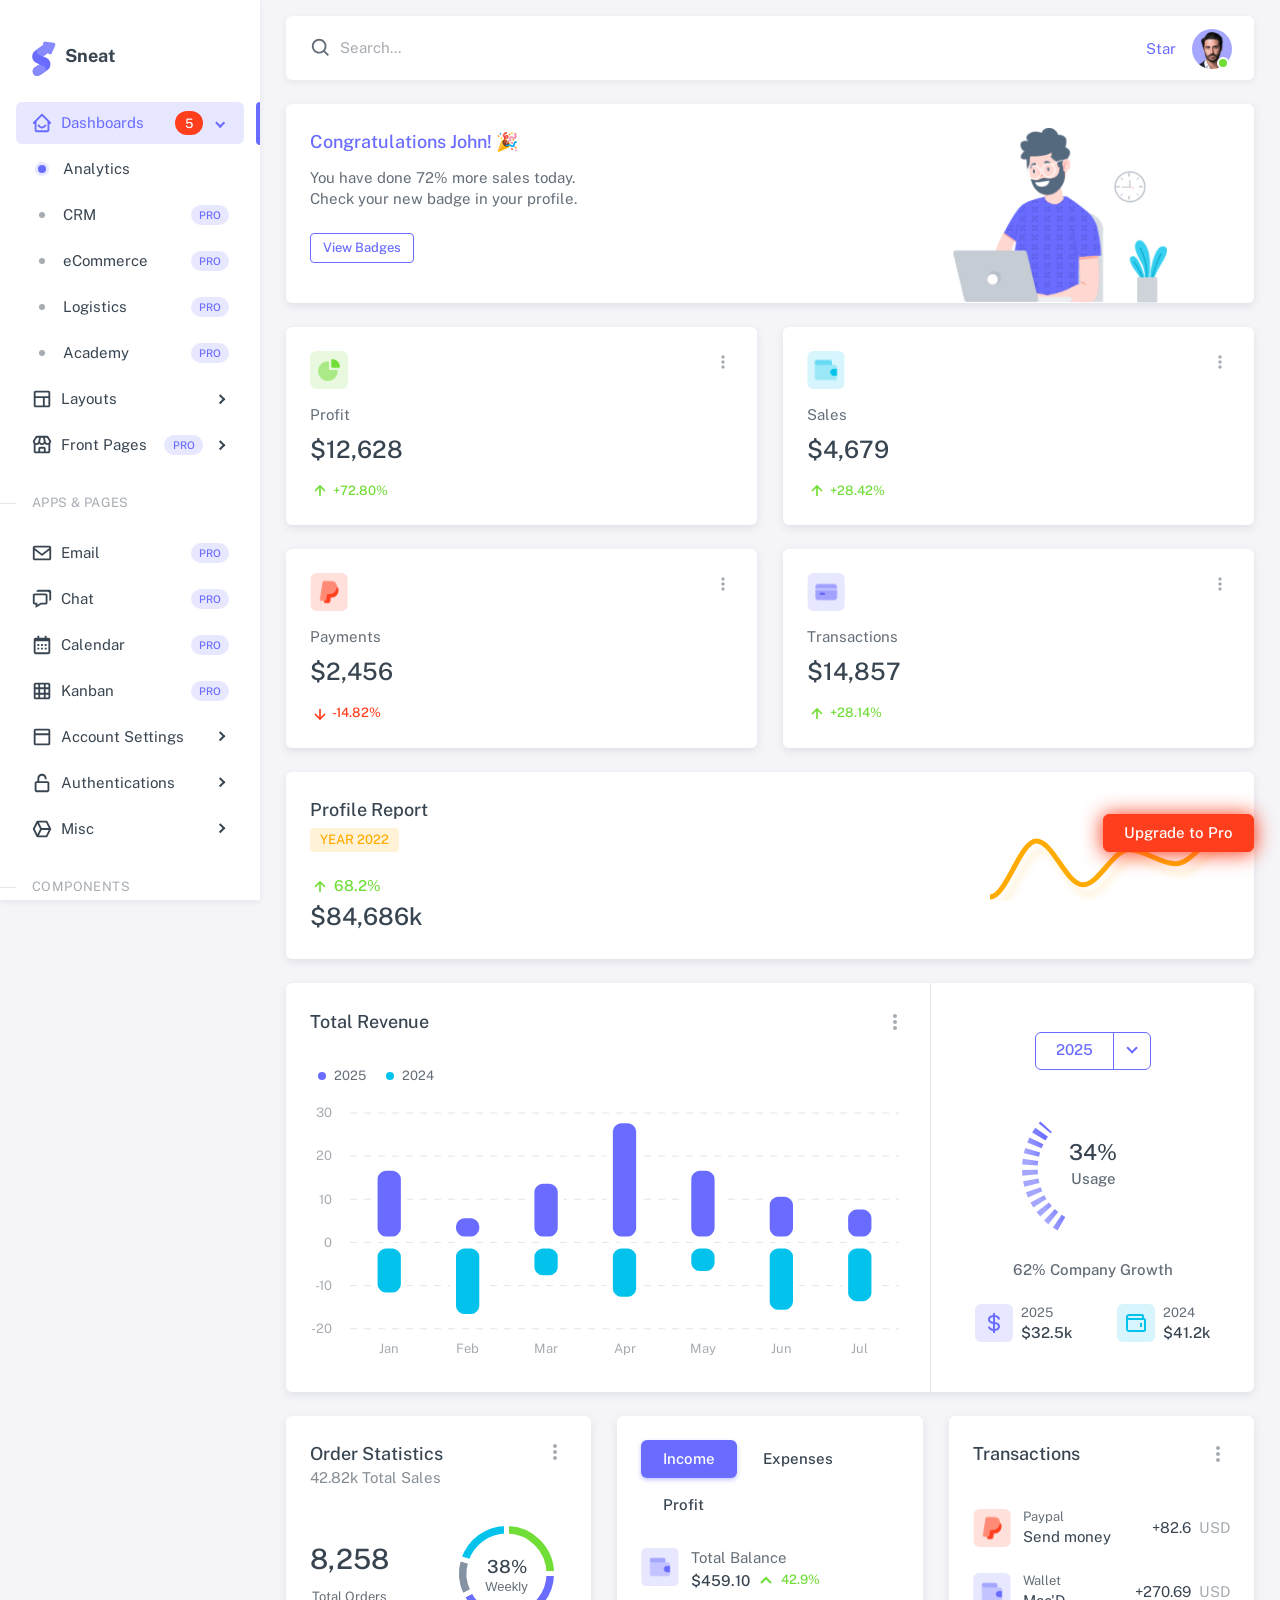
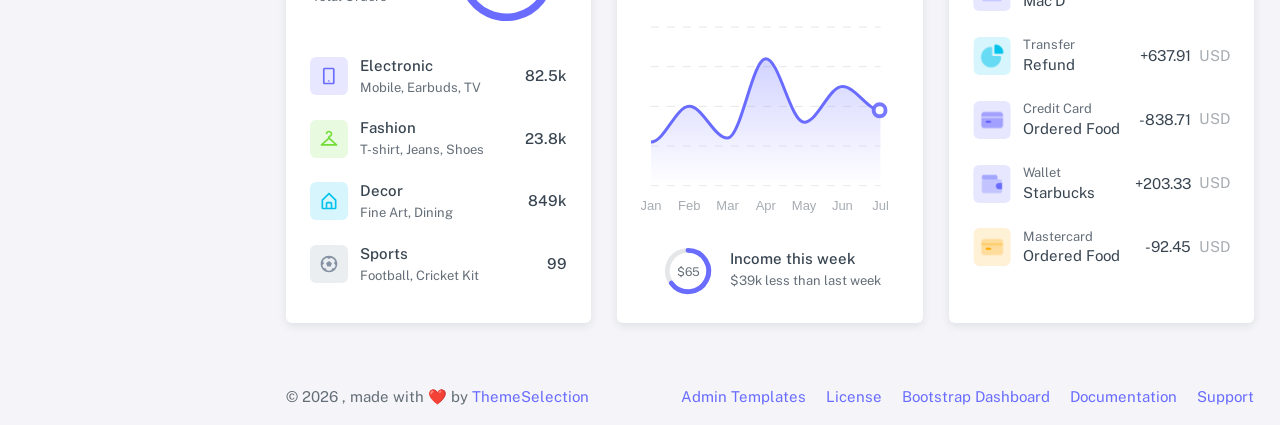
<file: html/index.html>
<!Doctype html>

<html
  lang="en"
  class="layout-menu-fixed layout-compact"
  data-assets-path="../assets/"
  data-template="vertical-menu-template-free">
  <head>
    <meta charset="utf-8" />
    <meta
      name="viewport"
      content="width=device-width, initial-scale=1.0, user-scalable=no, minimum-scale=1.0, maximum-scale=1.0" />

    <title>Demo: Dashboard - Analytics | Sneat - Bootstrap Dashboard FREE</title>

    <meta name="description" content="" />

    <!-- Favicon -->
    <link rel="icon" type="image/x-icon" href="../assets/img/favicon/favicon.ico" />

    <!-- Fonts -->
    <link rel="preconnect" href="https://fonts.googleapis.com" />
    <link rel="preconnect" href="https://fonts.gstatic.com" crossorigin />
    <link
      href="https://fonts.googleapis.com/css2?family=Public+Sans:ital,wght@0,300;0,400;0,500;0,600;0,700;1,300;1,400;1,500;1,600;1,700&display=swap"
      rel="stylesheet" />

    <link rel="stylesheet" href="../assets/vendor/fonts/iconify-icons.css" />

    <!-- Core CSS -->
    <!-- build:css assets/vendor/css/theme.css  -->

    <link rel="stylesheet" href="../assets/vendor/css/core.css" />
    <link rel="stylesheet" href="../assets/css/demo.css" />

    <!-- Vendors CSS -->

    <link rel="stylesheet" href="../assets/vendor/libs/perfect-scrollbar/perfect-scrollbar.css" />

    <!-- endbuild -->

    <link rel="stylesheet" href="../assets/vendor/libs/apex-charts/apex-charts.css" />

    <!-- Page CSS -->

    <!-- Helpers -->
    <script src="../assets/vendor/js/helpers.js"></script>
    <!--! Template customizer & Theme config files MUST be included after core stylesheets and helpers.js in the <head> section -->

    <!--? Config:  Mandatory theme config file contain global vars & default theme options, Set your preferred theme option in this file.  -->

    <script src="../assets/js/config.js"></script>
  </head>

  <body>
    <!-- Layout wrapper -->
    <div class="layout-wrapper layout-content-navbar">
      <div class="layout-container">
        <!-- Menu -->

        <aside id="layout-menu" class="layout-menu menu-vertical menu bg-menu-theme">
          <div class="app-brand demo">
            <a href="index.html" class="app-brand-link">
              <span class="app-brand-logo demo">
                <span class="text-primary">
                  <svg
                    width="25"
                    viewBox="0 0 25 42"
                    version="1.1"
                    xmlns="http://www.w3.org/2000/svg"
                    xmlns:xlink="http://www.w3.org/1999/xlink">
                    <defs>
                      <path
                        d="M13.7918663,0.358365126 L3.39788168,7.44174259 C0.566865006,9.69408886 -0.379795268,12.4788597 0.557900856,15.7960551 C0.68998853,16.2305145 1.09562888,17.7872135 3.12357076,19.2293357 C3.8146334,19.7207684 5.32369333,20.3834223 7.65075054,21.2172976 L7.59773219,21.2525164 L2.63468769,24.5493413 C0.445452254,26.3002124 0.0884951797,28.5083815 1.56381646,31.1738486 C2.83770406,32.8170431 5.20850219,33.2640127 7.09180128,32.5391577 C8.347334,32.0559211 11.4559176,30.0011079 16.4175519,26.3747182 C18.0338572,24.4997857 18.6973423,22.4544883 18.4080071,20.2388261 C17.963753,17.5346866 16.1776345,15.5799961 13.0496516,14.3747546 L10.9194936,13.4715819 L18.6192054,7.984237 L13.7918663,0.358365126 Z"
                        id="path-1"></path>
                      <path
                        d="M5.47320593,6.00457225 C4.05321814,8.216144 4.36334763,10.0722806 6.40359441,11.5729822 C8.61520715,12.571656 10.0999176,13.2171421 10.8577257,13.5094407 L15.5088241,14.433041 L18.6192054,7.984237 C15.5364148,3.11535317 13.9273018,0.573395879 13.7918663,0.358365126 C13.5790555,0.511491653 10.8061687,2.3935607 5.47320593,6.00457225 Z"
                        id="path-3"></path>
                      <path
                        d="M7.50063644,21.2294429 L12.3234468,23.3159332 C14.1688022,24.7579751 14.397098,26.4880487 13.008334,28.506154 C11.6195701,30.5242593 10.3099883,31.790241 9.07958868,32.3040991 C5.78142938,33.4346997 4.13234973,34 4.13234973,34 C4.13234973,34 2.75489982,33.0538207 2.37032616e-14,31.1614621 C-0.55822714,27.8186216 -0.55822714,26.0572515 -4.05231404e-15,25.8773518 C0.83734071,25.6075023 2.77988457,22.8248993 3.3049379,22.52991 C3.65497346,22.3332504 5.05353963,21.8997614 7.50063644,21.2294429 Z"
                        id="path-4"></path>
                      <path
                        d="M20.6,7.13333333 L25.6,13.8 C26.2627417,14.6836556 26.0836556,15.9372583 25.2,16.6 C24.8538077,16.8596443 24.4327404,17 24,17 L14,17 C12.8954305,17 12,16.1045695 12,15 C12,14.5672596 12.1403557,14.1461923 12.4,13.8 L17.4,7.13333333 C18.0627417,6.24967773 19.3163444,6.07059163 20.2,6.73333333 C20.3516113,6.84704183 20.4862915,6.981722 20.6,7.13333333 Z"
                        id="path-5"></path>
                    </defs>
                    <g id="g-app-brand" stroke="none" stroke-width="1" fill="none" fill-rule="evenodd">
                      <g id="Brand-Logo" transform="translate(-27.000000, -15.000000)">
                        <g id="Icon" transform="translate(27.000000, 15.000000)">
                          <g id="Mask" transform="translate(0.000000, 8.000000)">
                            <mask id="mask-2" fill="white">
                              <use xlink:href="#path-1"></use>
                            </mask>
                            <use fill="currentColor" xlink:href="#path-1"></use>
                            <g id="Path-3" mask="url(#mask-2)">
                              <use fill="currentColor" xlink:href="#path-3"></use>
                              <use fill-opacity="0.2" fill="#FFFFFF" xlink:href="#path-3"></use>
                            </g>
                            <g id="Path-4" mask="url(#mask-2)">
                              <use fill="currentColor" xlink:href="#path-4"></use>
                              <use fill-opacity="0.2" fill="#FFFFFF" xlink:href="#path-4"></use>
                            </g>
                          </g>
                          <g
                            id="Triangle"
                            transform="translate(19.000000, 11.000000) rotate(-300.000000) translate(-19.000000, -11.000000) ">
                            <use fill="currentColor" xlink:href="#path-5"></use>
                            <use fill-opacity="0.2" fill="#FFFFFF" xlink:href="#path-5"></use>
                          </g>
                        </g>
                      </g>
                    </g>
                  </svg>
                </span>
              </span>
              <span class="app-brand-text demo menu-text fw-bold ms-2">Sneat</span>
            </a>

            <a href="javascript:void(0);" class="layout-menu-toggle menu-link text-large ms-auto">
              <i class="bx bx-chevron-left d-block d-xl-none align-middle"></i>
            </a>
          </div>

          <div class="menu-divider mt-0"></div>

          <div class="menu-inner-shadow"></div>

          <ul class="menu-inner py-1">
            <!-- Dashboards -->
            <li class="menu-item active open">
              <a href="javascript:void(0);" class="menu-link menu-toggle">
                <i class="menu-icon tf-icons bx bx-home-smile"></i>
                <div class="text-truncate" data-i18n="Dashboards">Dashboards</div>
                <span class="badge rounded-pill bg-danger ms-auto">5</span>
              </a>
              <ul class="menu-sub">
                <li class="menu-item active">
                  <a href="index.html" class="menu-link">
                    <div class="text-truncate" data-i18n="Analytics">Analytics</div>
                  </a>
                </li>
                <li class="menu-item">
                  <a
                    href="https://demos.themeselection.com/sneat-bootstrap-html-admin-template/html/vertical-menu-template/dashboards-crm.html"
                    target="_blank"
                    class="menu-link">
                    <div class="text-truncate" data-i18n="CRM">CRM</div>
                    <div class="badge rounded-pill bg-label-primary text-uppercase fs-tiny ms-auto">Pro</div>
                  </a>
                </li>
                <li class="menu-item">
                  <a
                    href="https://demos.themeselection.com/sneat-bootstrap-html-admin-template/html/vertical-menu-template/app-ecommerce-dashboard.html"
                    target="_blank"
                    class="menu-link">
                    <div class="text-truncate" data-i18n="eCommerce">eCommerce</div>
                    <div class="badge rounded-pill bg-label-primary text-uppercase fs-tiny ms-auto">Pro</div>
                  </a>
                </li>
                <li class="menu-item">
                  <a
                    href="https://demos.themeselection.com/sneat-bootstrap-html-admin-template/html/vertical-menu-template/app-logistics-dashboard.html"
                    target="_blank"
                    class="menu-link">
                    <div class="text-truncate" data-i18n="Logistics">Logistics</div>
                    <div class="badge rounded-pill bg-label-primary text-uppercase fs-tiny ms-auto">Pro</div>
                  </a>
                </li>
                <li class="menu-item">
                  <a
                    href="https://demos.themeselection.com/sneat-bootstrap-html-admin-template/html/vertical-menu-template/app-academy-dashboard.html"
                    target="_blank"
                    class="menu-link">
                    <div class="text-truncate" data-i18n="Academy">Academy</div>
                    <div class="badge rounded-pill bg-label-primary text-uppercase fs-tiny ms-auto">Pro</div>
                  </a>
                </li>
              </ul>
            </li>

            <!-- Layouts -->
            <li class="menu-item">
              <a href="javascript:void(0);" class="menu-link menu-toggle">
                <i class="menu-icon tf-icons bx bx-layout"></i>
                <div class="text-truncate" data-i18n="Layouts">Layouts</div>
              </a>

              <ul class="menu-sub">
                <li class="menu-item">
                  <a href="layouts-without-menu.html" class="menu-link">
                    <div class="text-truncate" data-i18n="Without menu">Without menu</div>
                  </a>
                </li>
                <li class="menu-item">
                  <a href="layouts-without-navbar.html" class="menu-link">
                    <div class="text-truncate" data-i18n="Without navbar">Without navbar</div>
                  </a>
                </li>
                <li class="menu-item">
                  <a href="layouts-fluid.html" class="menu-link">
                    <div class="text-truncate" data-i18n="Fluid">Fluid</div>
                  </a>
                </li>
                <li class="menu-item">
                  <a href="layouts-container.html" class="menu-link">
                    <div class="text-truncate" data-i18n="Container">Container</div>
                  </a>
                </li>
                <li class="menu-item">
                  <a href="layouts-blank.html" class="menu-link">
                    <div class="text-truncate" data-i18n="Blank">Blank</div>
                  </a>
                </li>
              </ul>
            </li>

            <!-- Front Pages -->
            <li class="menu-item">
              <a href="javascript:void(0);" class="menu-link menu-toggle">
                <i class="menu-icon tf-icons bx bx-store"></i>
                <div class="text-truncate" data-i18n="Front Pages">Front Pages</div>
                <div class="badge rounded-pill bg-label-primary text-uppercase fs-tiny ms-auto">Pro</div>
              </a>
              <ul class="menu-sub">
                <li class="menu-item">
                  <a
                    href="https://demos.themeselection.com/sneat-bootstrap-html-admin-template/html/front-pages/landing-page.html"
                    class="menu-link"
                    target="_blank">
                    <div class="text-truncate" data-i18n="Landing">Landing</div>
                  </a>
                </li>
                <li class="menu-item">
                  <a
                    href="https://demos.themeselection.com/sneat-bootstrap-html-admin-template/html/front-pages/pricing-page.html"
                    class="menu-link"
                    target="_blank">
                    <div class="text-truncate" data-i18n="Pricing">Pricing</div>
                  </a>
                </li>
                <li class="menu-item">
                  <a
                    href="https://demos.themeselection.com/sneat-bootstrap-html-admin-template/html/front-pages/payment-page.html"
                    class="menu-link"
                    target="_blank">
                    <div class="text-truncate" data-i18n="Payment">Payment</div>
                  </a>
                </li>
                <li class="menu-item">
                  <a
                    href="https://demos.themeselection.com/sneat-bootstrap-html-admin-template/html/front-pages/checkout-page.html"
                    class="menu-link"
                    target="_blank">
                    <div class="text-truncate" data-i18n="Checkout">Checkout</div>
                  </a>
                </li>
                <li class="menu-item">
                  <a
                    href="https://demos.themeselection.com/sneat-bootstrap-html-admin-template/html/front-pages/help-center-landing.html"
                    class="menu-link"
                    target="_blank">
                    <div class="text-truncate" data-i18n="Help Center">Help Center</div>
                  </a>
                </li>
              </ul>
            </li>

            <!-- Apps & Pages -->
            <li class="menu-header small text-uppercase">
              <span class="menu-header-text">Apps &amp; Pages</span>
            </li>
            <li class="menu-item">
              <a
                href="https://demos.themeselection.com/sneat-bootstrap-html-admin-template/html/vertical-menu-template/app-email.html"
                target="_blank"
                class="menu-link">
                <i class="menu-icon tf-icons bx bx-envelope"></i>
                <div class="text-truncate" data-i18n="Email">Email</div>
                <div class="badge rounded-pill bg-label-primary text-uppercase fs-tiny ms-auto">Pro</div>
              </a>
            </li>
            <li class="menu-item">
              <a
                href="https://demos.themeselection.com/sneat-bootstrap-html-admin-template/html/vertical-menu-template/app-chat.html"
                target="_blank"
                class="menu-link">
                <i class="menu-icon tf-icons bx bx-chat"></i>
                <div class="text-truncate" data-i18n="Chat">Chat</div>
                <div class="badge rounded-pill bg-label-primary text-uppercase fs-tiny ms-auto">Pro</div>
              </a>
            </li>
            <li class="menu-item">
              <a
                href="https://demos.themeselection.com/sneat-bootstrap-html-admin-template/html/vertical-menu-template/app-calendar.html"
                target="_blank"
                class="menu-link">
                <i class="menu-icon tf-icons bx bx-calendar"></i>
                <div class="text-truncate" data-i18n="Calendar">Calendar</div>
                <div class="badge rounded-pill bg-label-primary text-uppercase fs-tiny ms-auto">Pro</div>
              </a>
            </li>
            <li class="menu-item">
              <a
                href="https://demos.themeselection.com/sneat-bootstrap-html-admin-template/html/vertical-menu-template/app-kanban.html"
                target="_blank"
                class="menu-link">
                <i class="menu-icon tf-icons bx bx-grid"></i>
                <div class="text-truncate" data-i18n="Kanban">Kanban</div>
                <div class="badge rounded-pill bg-label-primary text-uppercase fs-tiny ms-auto">Pro</div>
              </a>
            </li>
            <!-- Pages -->
            <li class="menu-item">
              <a href="javascript:void(0);" class="menu-link menu-toggle">
                <i class="menu-icon tf-icons bx bx-dock-top"></i>
                <div class="text-truncate" data-i18n="Account Settings">Account Settings</div>
              </a>
              <ul class="menu-sub">
                <li class="menu-item">
                  <a href="pages-account-settings-account.html" class="menu-link">
                    <div class="text-truncate" data-i18n="Account">Account</div>
                  </a>
                </li>
                <li class="menu-item">
                  <a href="pages-account-settings-notifications.html" class="menu-link">
                    <div class="text-truncate" data-i18n="Notifications">Notifications</div>
                  </a>
                </li>
                <li class="menu-item">
                  <a href="pages-account-settings-connections.html" class="menu-link">
                    <div class="text-truncate" data-i18n="Connections">Connections</div>
                  </a>
                </li>
              </ul>
            </li>
            <li class="menu-item">
              <a href="javascript:void(0);" class="menu-link menu-toggle">
                <i class="menu-icon tf-icons bx bx-lock-open-alt"></i>
                <div class="text-truncate" data-i18n="Authentications">Authentications</div>
              </a>
              <ul class="menu-sub">
                <li class="menu-item">
                  <a href="auth-login-basic.html" class="menu-link" target="_blank">
                    <div class="text-truncate" data-i18n="Basic">Login</div>
                  </a>
                </li>
                <li class="menu-item">
                  <a href="auth-register-basic.html" class="menu-link" target="_blank">
                    <div class="text-truncate" data-i18n="Basic">Register</div>
                  </a>
                </li>
                <li class="menu-item">
                  <a href="auth-forgot-password-basic.html" class="menu-link" target="_blank">
                    <div class="text-truncate" data-i18n="Basic">Forgot Password</div>
                  </a>
                </li>
              </ul>
            </li>
            <li class="menu-item">
              <a href="javascript:void(0);" class="menu-link menu-toggle">
                <i class="menu-icon tf-icons bx bx-cube-alt"></i>
                <div class="text-truncate" data-i18n="Misc">Misc</div>
              </a>
              <ul class="menu-sub">
                <li class="menu-item">
                  <a href="pages-misc-error.html" class="menu-link">
                    <div class="text-truncate" data-i18n="Error">Error</div>
                  </a>
                </li>
                <li class="menu-item">
                  <a href="pages-misc-under-maintenance.html" class="menu-link">
                    <div class="text-truncate" data-i18n="Under Maintenance">Under Maintenance</div>
                  </a>
                </li>
              </ul>
            </li>
            <!-- Components -->
            <li class="menu-header small text-uppercase"><span class="menu-header-text">Components</span></li>
            <!-- Cards -->
            <li class="menu-item">
              <a href="cards-basic.html" class="menu-link">
                <i class="menu-icon tf-icons bx bx-collection"></i>
                <div class="text-truncate" data-i18n="Basic">Cards</div>
              </a>
            </li>
            <!-- User interface -->
            <li class="menu-item">
              <a href="javascript:void(0)" class="menu-link menu-toggle">
                <i class="menu-icon tf-icons bx bx-box"></i>
                <div class="text-truncate" data-i18n="User interface">User interface</div>
              </a>
              <ul class="menu-sub">
                <li class="menu-item">
                  <a href="ui-accordion.html" class="menu-link">
                    <div class="text-truncate" data-i18n="Accordion">Accordion</div>
                  </a>
                </li>
                <li class="menu-item">
                  <a href="ui-alerts.html" class="menu-link">
                    <div class="text-truncate" data-i18n="Alerts">Alerts</div>
                  </a>
                </li>
                <li class="menu-item">
                  <a href="ui-badges.html" class="menu-link">
                    <div class="text-truncate" data-i18n="Badges">Badges</div>
                  </a>
                </li>
                <li class="menu-item">
                  <a href="ui-buttons.html" class="menu-link">
                    <div class="text-truncate" data-i18n="Buttons">Buttons</div>
                  </a>
                </li>
                <li class="menu-item">
                  <a href="ui-carousel.html" class="menu-link">
                    <div class="text-truncate" data-i18n="Carousel">Carousel</div>
                  </a>
                </li>
                <li class="menu-item">
                  <a href="ui-collapse.html" class="menu-link">
                    <div class="text-truncate" data-i18n="Collapse">Collapse</div>
                  </a>
                </li>
                <li class="menu-item">
                  <a href="ui-dropdowns.html" class="menu-link">
                    <div class="text-truncate" data-i18n="Dropdowns">Dropdowns</div>
                  </a>
                </li>
                <li class="menu-item">
                  <a href="ui-footer.html" class="menu-link">
                    <div class="text-truncate" data-i18n="Footer">Footer</div>
                  </a>
                </li>
                <li class="menu-item">
                  <a href="ui-list-groups.html" class="menu-link">
                    <div class="text-truncate" data-i18n="List Groups">List groups</div>
                  </a>
                </li>
                <li class="menu-item">
                  <a href="ui-modals.html" class="menu-link">
                    <div class="text-truncate" data-i18n="Modals">Modals</div>
                  </a>
                </li>
                <li class="menu-item">
                  <a href="ui-navbar.html" class="menu-link">
                    <div class="text-truncate" data-i18n="Navbar">Navbar</div>
                  </a>
                </li>
                <li class="menu-item">
                  <a href="ui-offcanvas.html" class="menu-link">
                    <div class="text-truncate" data-i18n="Offcanvas">Offcanvas</div>
                  </a>
                </li>
                <li class="menu-item">
                  <a href="ui-pagination-breadcrumbs.html" class="menu-link">
                    <div class="text-truncate" data-i18n="Pagination & Breadcrumbs">Pagination &amp; Breadcrumbs</div>
                  </a>
                </li>
                <li class="menu-item">
                  <a href="ui-progress.html" class="menu-link">
                    <div class="text-truncate" data-i18n="Progress">Progress</div>
                  </a>
                </li>
                <li class="menu-item">
                  <a href="ui-spinners.html" class="menu-link">
                    <div class="text-truncate" data-i18n="Spinners">Spinners</div>
                  </a>
                </li>
                <li class="menu-item">
                  <a href="ui-tabs-pills.html" class="menu-link">
                    <div class="text-truncate" data-i18n="Tabs & Pills">Tabs &amp; Pills</div>
                  </a>
                </li>
                <li class="menu-item">
                  <a href="ui-toasts.html" class="menu-link">
                    <div class="text-truncate" data-i18n="Toasts">Toasts</div>
                  </a>
                </li>
                <li class="menu-item">
                  <a href="ui-tooltips-popovers.html" class="menu-link">
                    <div class="text-truncate" data-i18n="Tooltips & Popovers">Tooltips &amp; Popovers</div>
                  </a>
                </li>
                <li class="menu-item">
                  <a href="ui-typography.html" class="menu-link">
                    <div class="text-truncate" data-i18n="Typography">Typography</div>
                  </a>
                </li>
              </ul>
            </li>

            <!-- Extended components -->
            <li class="menu-item">
              <a href="javascript:void(0)" class="menu-link menu-toggle">
                <i class="menu-icon tf-icons bx bx-copy"></i>
                <div class="text-truncate" data-i18n="Extended UI">Extended UI</div>
              </a>
              <ul class="menu-sub">
                <li class="menu-item">
                  <a href="extended-ui-perfect-scrollbar.html" class="menu-link">
                    <div class="text-truncate" data-i18n="Perfect Scrollbar">Perfect Scrollbar</div>
                  </a>
                </li>
                <li class="menu-item">
                  <a href="extended-ui-text-divider.html" class="menu-link">
                    <div class="text-truncate" data-i18n="Text Divider">Text Divider</div>
                  </a>
                </li>
              </ul>
            </li>

            <li class="menu-item">
              <a href="icons-boxicons.html" class="menu-link">
                <i class="menu-icon tf-icons bx bx-crown"></i>
                <div class="text-truncate" data-i18n="Boxicons">Boxicons</div>
              </a>
            </li>

            <!-- Forms & Tables -->
            <li class="menu-header small text-uppercase"><span class="menu-header-text">Forms &amp; Tables</span></li>
            <!-- Forms -->
            <li class="menu-item">
              <a href="javascript:void(0);" class="menu-link menu-toggle">
                <i class="menu-icon tf-icons bx bx-detail"></i>
                <div class="text-truncate" data-i18n="Form Elements">Form Elements</div>
              </a>
              <ul class="menu-sub">
                <li class="menu-item">
                  <a href="forms-basic-inputs.html" class="menu-link">
                    <div class="text-truncate" data-i18n="Basic Inputs">Basic Inputs</div>
                  </a>
                </li>
                <li class="menu-item">
                  <a href="forms-input-groups.html" class="menu-link">
                    <div class="text-truncate" data-i18n="Input groups">Input groups</div>
                  </a>
                </li>
              </ul>
            </li>
            <li class="menu-item">
              <a href="javascript:void(0);" class="menu-link menu-toggle">
                <i class="menu-icon tf-icons bx bx-detail"></i>
                <div class="text-truncate" data-i18n="Form Layouts">Form Layouts</div>
              </a>
              <ul class="menu-sub">
                <li class="menu-item">
                  <a href="form-layouts-vertical.html" class="menu-link">
                    <div class="text-truncate" data-i18n="Vertical Form">Vertical Form</div>
                  </a>
                </li>
                <li class="menu-item">
                  <a href="form-layouts-horizontal.html" class="menu-link">
                    <div class="text-truncate" data-i18n="Horizontal Form">Horizontal Form</div>
                  </a>
                </li>
              </ul>
            </li>
            <!-- Form Validation -->
            <li class="menu-item">
              <a
                href="https://demos.themeselection.com/sneat-bootstrap-html-admin-template/html/vertical-menu-template/form-validation.html"
                target="_blank"
                class="menu-link">
                <i class="menu-icon tf-icons bx bx-list-check"></i>
                <div class="text-truncate" data-i18n="Form Validation">Form Validation</div>
                <div class="badge rounded-pill bg-label-primary text-uppercase fs-tiny ms-auto">Pro</div>
              </a>
            </li>
            <!-- Tables -->
            <li class="menu-item">
              <a href="tables-basic.html" class="menu-link">
                <i class="menu-icon tf-icons bx bx-table"></i>
                <div class="text-truncate" data-i18n="Tables">Tables</div>
              </a>
            </li>
            <!-- Data Tables -->
            <li class="menu-item">
              <a
                href="https://demos.themeselection.com/sneat-bootstrap-html-admin-template/html/vertical-menu-template/tables-datatables-basic.html"
                target="_blank"
                class="menu-link">
                <i class="menu-icon tf-icons bx bx-grid"></i>
                <div class="text-truncate" data-i18n="Datatables">Datatables</div>
                <div class="badge rounded-pill bg-label-primary text-uppercase fs-tiny ms-auto">Pro</div>
              </a>
            </li>
            <!-- Misc -->
            <li class="menu-header small text-uppercase"><span class="menu-header-text">Misc</span></li>
            <li class="menu-item">
              <a
                href="https://github.com/themeselection/sneat-bootstrap-html-admin-template-free/issues"
                target="_blank"
                class="menu-link">
                <i class="menu-icon tf-icons bx bx-support"></i>
                <div class="text-truncate" data-i18n="Support">Support</div>
              </a>
            </li>
            <li class="menu-item">
              <a
                href="https://demos.themeselection.com/sneat-bootstrap-html-admin-template/documentation/"
                target="_blank"
                class="menu-link">
                <i class="menu-icon tf-icons bx bx-file"></i>
                <div class="text-truncate" data-i18n="Documentation">Documentation</div>
              </a>
            </li>
          </ul>
        </aside>
        <!-- / Menu -->

        <!-- Layout container -->
        <div class="layout-page">
          <!-- Navbar -->

          <nav
            class="layout-navbar container-xxl navbar-detached navbar navbar-expand-xl align-items-center bg-navbar-theme"
            id="layout-navbar">
            <div class="layout-menu-toggle navbar-nav align-items-xl-center me-4 me-xl-0 d-xl-none">
              <a class="nav-item nav-link px-0 me-xl-6" href="javascript:void(0)">
                <i class="icon-base bx bx-menu icon-md"></i>
              </a>
            </div>

            <div class="navbar-nav-right d-flex align-items-center justify-content-end" id="navbar-collapse">
              <!-- Search -->
              <div class="navbar-nav align-items-center me-auto">
                <div class="nav-item d-flex align-items-center">
                  <span class="w-px-22 h-px-22"><i class="icon-base bx bx-search icon-md"></i></span>
                  <input
                    type="text"
                    class="form-control border-0 shadow-none ps-1 ps-sm-2 d-md-block d-none"
                    placeholder="Search..."
                    aria-label="Search..." />
                </div>
              </div>
              <!-- /Search -->

              <ul class="navbar-nav flex-row align-items-center ms-md-auto">
                <!-- Place this tag where you want the button to render. -->
                <li class="nav-item lh-1 me-4">
                  <a
                    class="github-button"
                    href="https://github.com/themeselection/sneat-bootstrap-html-admin-template-free"
                    data-icon="octicon-star"
                    data-size="large"
                    data-show-count="true"
                    aria-label="Star themeselection/sneat-html-admin-template-free on GitHub"
                    >Star</a
                  >
                </li>

                <!-- User -->
                <li class="nav-item navbar-dropdown dropdown-user dropdown">
                  <a
                    class="nav-link dropdown-toggle hide-arrow p-0"
                    href="javascript:void(0);"
                    data-bs-toggle="dropdown">
                    <div class="avatar avatar-online">
                      <img src="../assets/img/avatars/1.png" alt class="w-px-40 h-auto rounded-circle" />
                    </div>
                  </a>
                  <ul class="dropdown-menu dropdown-menu-end">
                    <li>
                      <a class="dropdown-item" href="#">
                        <div class="d-flex">
                          <div class="flex-shrink-0 me-3">
                            <div class="avatar avatar-online">
                              <img src="../assets/img/avatars/1.png" alt class="w-px-40 h-auto rounded-circle" />
                            </div>
                          </div>
                          <div class="flex-grow-1">
                            <h6 class="mb-0">John Doe</h6>
                            <small class="text-body-secondary">Admin</small>
                          </div>
                        </div>
                      </a>
                    </li>
                    <li>
                      <div class="dropdown-divider my-1"></div>
                    </li>
                    <li>
                      <a class="dropdown-item" href="#">
                        <i class="icon-base bx bx-user icon-md me-3"></i><span>My Profile</span>
                      </a>
                    </li>
                    <li>
                      <a class="dropdown-item" href="#">
                        <i class="icon-base bx bx-cog icon-md me-3"></i><span>Settings</span>
                      </a>
                    </li>
                    <li>
                      <a class="dropdown-item" href="#">
                        <span class="d-flex align-items-center align-middle">
                          <i class="flex-shrink-0 icon-base bx bx-credit-card icon-md me-3"></i
                          ><span class="flex-grow-1 align-middle">Billing Plan</span>
                          <span class="flex-shrink-0 badge rounded-pill bg-danger">4</span>
                        </span>
                      </a>
                    </li>
                    <li>
                      <div class="dropdown-divider my-1"></div>
                    </li>
                    <li>
                      <a class="dropdown-item" href="javascript:void(0);">
                        <i class="icon-base bx bx-power-off icon-md me-3"></i><span>Log Out</span>
                      </a>
                    </li>
                  </ul>
                </li>
                <!--/ User -->
              </ul>
            </div>
          </nav>

          <!-- / Navbar -->

          <!-- Content wrapper -->
          <div class="content-wrapper">
            <!-- Content -->
            <div class="container-xxl flex-grow-1 container-p-y">
              <div class="row">
                <div class="col-xxl-8 mb-6 order-0">
                  <div class="card">
                    <div class="d-flex align-items-start row">
                      <div class="col-sm-7">
                        <div class="card-body">
                          <h5 class="card-title text-primary mb-3">Congratulations John! 🎉</h5>
                          <p class="mb-6">
                            You have done 72% more sales today.<br />Check your new badge in your profile.
                          </p>

                          <a href="javascript:;" class="btn btn-sm btn-outline-primary">View Badges</a>
                        </div>
                      </div>
                      <div class="col-sm-5 text-center text-sm-left">
                        <div class="card-body pb-0 px-0 px-md-6">
                          <img
                            src="../assets/img/illustrations/man-with-laptop.png"
                            height="175"
                            alt="View Badge User" />
                        </div>
                      </div>
                    </div>
                  </div>
                </div>
                <div class="col-xxl-4 col-lg-12 col-md-4 order-1">
                  <div class="row">
                    <div class="col-lg-6 col-md-12 col-6 mb-6">
                      <div class="card h-100">
                        <div class="card-body">
                          <div class="card-title d-flex align-items-start justify-content-between mb-4">
                            <div class="avatar flex-shrink-0">
                              <img
                                src="../assets/img/icons/unicons/chart-success.png"
                                alt="chart success"
                                class="rounded" />
                            </div>
                            <div class="dropdown">
                              <button
                                class="btn p-0"
                                type="button"
                                id="cardOpt3"
                                data-bs-toggle="dropdown"
                                aria-haspopup="true"
                                aria-expanded="false">
                                <i class="icon-base bx bx-dots-vertical-rounded text-body-secondary"></i>
                              </button>
                              <div class="dropdown-menu dropdown-menu-end" aria-labelledby="cardOpt3">
                                <a class="dropdown-item" href="javascript:void(0);">View More</a>
                                <a class="dropdown-item" href="javascript:void(0);">Delete</a>
                              </div>
                            </div>
                          </div>
                          <p class="mb-1">Profit</p>
                          <h4 class="card-title mb-3">$12,628</h4>
                          <small class="text-success fw-medium"
                            ><i class="icon-base bx bx-up-arrow-alt"></i> +72.80%</small
                          >
                        </div>
                      </div>
                    </div>
                    <div class="col-lg-6 col-md-12 col-6 mb-6">
                      <div class="card h-100">
                        <div class="card-body">
                          <div class="card-title d-flex align-items-start justify-content-between mb-4">
                            <div class="avatar flex-shrink-0">
                              <img
                                src="../assets/img/icons/unicons/wallet-info.png"
                                alt="wallet info"
                                class="rounded" />
                            </div>
                            <div class="dropdown">
                              <button
                                class="btn p-0"
                                type="button"
                                id="cardOpt6"
                                data-bs-toggle="dropdown"
                                aria-haspopup="true"
                                aria-expanded="false">
                                <i class="icon-base bx bx-dots-vertical-rounded text-body-secondary"></i>
                              </button>
                              <div class="dropdown-menu dropdown-menu-end" aria-labelledby="cardOpt6">
                                <a class="dropdown-item" href="javascript:void(0);">View More</a>
                                <a class="dropdown-item" href="javascript:void(0);">Delete</a>
                              </div>
                            </div>
                          </div>
                          <p class="mb-1">Sales</p>
                          <h4 class="card-title mb-3">$4,679</h4>
                          <small class="text-success fw-medium"
                            ><i class="icon-base bx bx-up-arrow-alt"></i> +28.42%</small
                          >
                        </div>
                      </div>
                    </div>
                  </div>
                </div>
                <!-- Total Revenue -->
                <div class="col-12 col-xxl-8 order-2 order-md-3 order-xxl-2 mb-6 total-revenue">
                  <div class="card">
                    <div class="row row-bordered g-0">
                      <div class="col-lg-8">
                        <div class="card-header d-flex align-items-center justify-content-between">
                          <div class="card-title mb-0">
                            <h5 class="m-0 me-2">Total Revenue</h5>
                          </div>
                          <div class="dropdown">
                            <button
                              class="btn p-0"
                              type="button"
                              id="totalRevenue"
                              data-bs-toggle="dropdown"
                              aria-haspopup="true"
                              aria-expanded="false">
                              <i class="icon-base bx bx-dots-vertical-rounded icon-lg text-body-secondary"></i>
                            </button>
                            <div class="dropdown-menu dropdown-menu-end" aria-labelledby="totalRevenue">
                              <a class="dropdown-item" href="javascript:void(0);">Select All</a>
                              <a class="dropdown-item" href="javascript:void(0);">Refresh</a>
                              <a class="dropdown-item" href="javascript:void(0);">Share</a>
                            </div>
                          </div>
                        </div>
                        <div id="totalRevenueChart" class="px-3"></div>
                      </div>
                      <div class="col-lg-4">
                        <div class="card-body px-xl-9 py-12 d-flex align-items-center flex-column">
                          <div class="text-center mb-6">
                            <div class="btn-group">
                              <button type="button" class="btn btn-outline-primary">
                                <script>
                                  document.write(new Date().getFullYear() - 1);
                                </script>
                              </button>
                              <button
                                type="button"
                                class="btn btn-outline-primary dropdown-toggle dropdown-toggle-split"
                                data-bs-toggle="dropdown"
                                aria-expanded="false">
                                <span class="visually-hidden">Toggle Dropdown</span>
                              </button>
                              <ul class="dropdown-menu">
                                <li><a class="dropdown-item" href="javascript:void(0);">2021</a></li>
                                <li><a class="dropdown-item" href="javascript:void(0);">2020</a></li>
                                <li><a class="dropdown-item" href="javascript:void(0);">2019</a></li>
                              </ul>
                            </div>
                          </div>

                          <div id="growthChart"></div>
                          <div class="text-center fw-medium my-6">62% Company Growth</div>

                          <div class="d-flex gap-11 justify-content-between">
                            <div class="d-flex">
                              <div class="avatar me-2">
                                <span class="avatar-initial rounded-2 bg-label-primary"
                                  ><i class="icon-base bx bx-dollar icon-lg text-primary"></i
                                ></span>
                              </div>
                              <div class="d-flex flex-column">
                                <small>
                                  <script>
                                    document.write(new Date().getFullYear() - 1);
                                  </script>
                                </small>
                                <h6 class="mb-0">$32.5k</h6>
                              </div>
                            </div>
                            <div class="d-flex">
                              <div class="avatar me-2">
                                <span class="avatar-initial rounded-2 bg-label-info"
                                  ><i class="icon-base bx bx-wallet icon-lg text-info"></i
                                ></span>
                              </div>
                              <div class="d-flex flex-column">
                                <small>
                                  <script>
                                    document.write(new Date().getFullYear() - 2);
                                  </script>
                                </small>
                                <h6 class="mb-0">$41.2k</h6>
                              </div>
                            </div>
                          </div>
                        </div>
                      </div>
                    </div>
                  </div>
                </div>
                <!--/ Total Revenue -->
                <div class="col-12 col-md-8 col-lg-12 col-xxl-4 order-3 order-md-2 profile-report">
                  <div class="row">
                    <div class="col-6 mb-6 payments">
                      <div class="card h-100">
                        <div class="card-body">
                          <div class="card-title d-flex align-items-start justify-content-between mb-4">
                            <div class="avatar flex-shrink-0">
                              <img src="../assets/img/icons/unicons/paypal.png" alt="paypal" class="rounded" />
                            </div>
                            <div class="dropdown">
                              <button
                                class="btn p-0"
                                type="button"
                                id="cardOpt4"
                                data-bs-toggle="dropdown"
                                aria-haspopup="true"
                                aria-expanded="false">
                                <i class="icon-base bx bx-dots-vertical-rounded text-body-secondary"></i>
                              </button>
                              <div class="dropdown-menu dropdown-menu-end" aria-labelledby="cardOpt4">
                                <a class="dropdown-item" href="javascript:void(0);">View More</a>
                                <a class="dropdown-item" href="javascript:void(0);">Delete</a>
                              </div>
                            </div>
                          </div>
                          <p class="mb-1">Payments</p>
                          <h4 class="card-title mb-3">$2,456</h4>
                          <small class="text-danger fw-medium"
                            ><i class="icon-base bx bx-down-arrow-alt"></i> -14.82%</small
                          >
                        </div>
                      </div>
                    </div>
                    <div class="col-6 mb-6 transactions">
                      <div class="card h-100">
                        <div class="card-body">
                          <div class="card-title d-flex align-items-start justify-content-between mb-4">
                            <div class="avatar flex-shrink-0">
                              <img src="../assets/img/icons/unicons/cc-primary.png" alt="Credit Card" class="rounded" />
                            </div>
                            <div class="dropdown">
                              <button
                                class="btn p-0"
                                type="button"
                                id="cardOpt1"
                                data-bs-toggle="dropdown"
                                aria-haspopup="true"
                                aria-expanded="false">
                                <i class="icon-base bx bx-dots-vertical-rounded text-body-secondary"></i>
                              </button>
                              <div class="dropdown-menu" aria-labelledby="cardOpt1">
                                <a class="dropdown-item" href="javascript:void(0);">View More</a>
                                <a class="dropdown-item" href="javascript:void(0);">Delete</a>
                              </div>
                            </div>
                          </div>
                          <p class="mb-1">Transactions</p>
                          <h4 class="card-title mb-3">$14,857</h4>
                          <small class="text-success fw-medium"
                            ><i class="icon-base bx bx-up-arrow-alt"></i> +28.14%</small
                          >
                        </div>
                      </div>
                    </div>
                    <div class="col-12 mb-6 profile-report">
                      <div class="card h-100">
                        <div class="card-body">
                          <div
                            class="d-flex justify-content-between align-items-center flex-sm-row flex-column gap-10 flex-wrap">
                            <div class="d-flex flex-sm-column flex-row align-items-start justify-content-between">
                              <div class="card-title mb-6">
                                <h5 class="text-nowrap mb-1">Profile Report</h5>
                                <span class="badge bg-label-warning">YEAR 2022</span>
                              </div>
                              <div class="mt-sm-auto">
                                <span class="text-success text-nowrap fw-medium"
                                  ><i class="icon-base bx bx-up-arrow-alt"></i> 68.2%</span
                                >
                                <h4 class="mb-0">$84,686k</h4>
                              </div>
                            </div>
                            <div id="profileReportChart"></div>
                          </div>
                        </div>
                      </div>
                    </div>
                  </div>
                </div>
              </div>
              <div class="row">
                <!-- Order Statistics -->
                <div class="col-md-6 col-lg-4 col-xl-4 order-0 mb-6">
                  <div class="card h-100">
                    <div class="card-header d-flex justify-content-between">
                      <div class="card-title mb-0">
                        <h5 class="mb-1 me-2">Order Statistics</h5>
                        <p class="card-subtitle">42.82k Total Sales</p>
                      </div>
                      <div class="dropdown">
                        <button
                          class="btn text-body-secondary p-0"
                          type="button"
                          id="orederStatistics"
                          data-bs-toggle="dropdown"
                          aria-haspopup="true"
                          aria-expanded="false">
                          <i class="icon-base bx bx-dots-vertical-rounded icon-lg"></i>
                        </button>
                        <div class="dropdown-menu dropdown-menu-end" aria-labelledby="orederStatistics">
                          <a class="dropdown-item" href="javascript:void(0);">Select All</a>
                          <a class="dropdown-item" href="javascript:void(0);">Refresh</a>
                          <a class="dropdown-item" href="javascript:void(0);">Share</a>
                        </div>
                      </div>
                    </div>
                    <div class="card-body">
                      <div class="d-flex justify-content-between align-items-center mb-6">
                        <div class="d-flex flex-column align-items-center gap-1">
                          <h3 class="mb-1">8,258</h3>
                          <small>Total Orders</small>
                        </div>
                        <div id="orderStatisticsChart"></div>
                      </div>
                      <ul class="p-0 m-0">
                        <li class="d-flex align-items-center mb-5">
                          <div class="avatar flex-shrink-0 me-3">
                            <span class="avatar-initial rounded bg-label-primary"
                              ><i class="icon-base bx bx-mobile-alt"></i
                            ></span>
                          </div>
                          <div class="d-flex w-100 flex-wrap align-items-center justify-content-between gap-2">
                            <div class="me-2">
                              <h6 class="mb-0">Electronic</h6>
                              <small>Mobile, Earbuds, TV</small>
                            </div>
                            <div class="user-progress">
                              <h6 class="mb-0">82.5k</h6>
                            </div>
                          </div>
                        </li>
                        <li class="d-flex align-items-center mb-5">
                          <div class="avatar flex-shrink-0 me-3">
                            <span class="avatar-initial rounded bg-label-success"
                              ><i class="icon-base bx bx-closet"></i
                            ></span>
                          </div>
                          <div class="d-flex w-100 flex-wrap align-items-center justify-content-between gap-2">
                            <div class="me-2">
                              <h6 class="mb-0">Fashion</h6>
                              <small>T-shirt, Jeans, Shoes</small>
                            </div>
                            <div class="user-progress">
                              <h6 class="mb-0">23.8k</h6>
                            </div>
                          </div>
                        </li>
                        <li class="d-flex align-items-center mb-5">
                          <div class="avatar flex-shrink-0 me-3">
                            <span class="avatar-initial rounded bg-label-info"
                              ><i class="icon-base bx bx-home-alt"></i
                            ></span>
                          </div>
                          <div class="d-flex w-100 flex-wrap align-items-center justify-content-between gap-2">
                            <div class="me-2">
                              <h6 class="mb-0">Decor</h6>
                              <small>Fine Art, Dining</small>
                            </div>
                            <div class="user-progress">
                              <h6 class="mb-0">849k</h6>
                            </div>
                          </div>
                        </li>
                        <li class="d-flex align-items-center">
                          <div class="avatar flex-shrink-0 me-3">
                            <span class="avatar-initial rounded bg-label-secondary"
                              ><i class="icon-base bx bx-football"></i
                            ></span>
                          </div>
                          <div class="d-flex w-100 flex-wrap align-items-center justify-content-between gap-2">
                            <div class="me-2">
                              <h6 class="mb-0">Sports</h6>
                              <small>Football, Cricket Kit</small>
                            </div>
                            <div class="user-progress">
                              <h6 class="mb-0">99</h6>
                            </div>
                          </div>
                        </li>
                      </ul>
                    </div>
                  </div>
                </div>
                <!--/ Order Statistics -->

                <!-- Expense Overview -->
                <div class="col-md-6 col-lg-4 order-1 mb-6">
                  <div class="card h-100">
                    <div class="card-header nav-align-top">
                      <ul class="nav nav-pills flex-wrap row-gap-2" role="tablist">
                        <li class="nav-item">
                          <button
                            type="button"
                            class="nav-link active"
                            role="tab"
                            data-bs-toggle="tab"
                            data-bs-target="#navs-tabs-line-card-income"
                            aria-controls="navs-tabs-line-card-income"
                            aria-selected="true">
                            Income
                          </button>
                        </li>
                        <li class="nav-item">
                          <button type="button" class="nav-link" role="tab">Expenses</button>
                        </li>
                        <li class="nav-item">
                          <button type="button" class="nav-link" role="tab">Profit</button>
                        </li>
                      </ul>
                    </div>
                    <div class="card-body">
                      <div class="tab-content p-0">
                        <div class="tab-pane fade show active" id="navs-tabs-line-card-income" role="tabpanel">
                          <div class="d-flex mb-6">
                            <div class="avatar flex-shrink-0 me-3">
                              <img src="../assets/img/icons/unicons/wallet.png" alt="User" />
                            </div>
                            <div>
                              <p class="mb-0">Total Balance</p>
                              <div class="d-flex align-items-center">
                                <h6 class="mb-0 me-1">$459.10</h6>
                                <small class="text-success fw-medium">
                                  <i class="icon-base bx bx-chevron-up icon-lg"></i>
                                  42.9%
                                </small>
                              </div>
                            </div>
                          </div>
                          <div id="incomeChart"></div>
                          <div class="d-flex align-items-center justify-content-center mt-6 gap-3">
                            <div class="flex-shrink-0">
                              <div id="expensesOfWeek"></div>
                            </div>
                            <div>
                              <h6 class="mb-0">Income this week</h6>
                              <small>$39k less than last week</small>
                            </div>
                          </div>
                        </div>
                      </div>
                    </div>
                  </div>
                </div>
                <!--/ Expense Overview -->

                <!-- Transactions -->
                <div class="col-md-6 col-lg-4 order-2 mb-6">
                  <div class="card h-100">
                    <div class="card-header d-flex align-items-center justify-content-between">
                      <h5 class="card-title m-0 me-2">Transactions</h5>
                      <div class="dropdown">
                        <button
                          class="btn text-body-secondary p-0"
                          type="button"
                          id="transactionID"
                          data-bs-toggle="dropdown"
                          aria-haspopup="true"
                          aria-expanded="false">
                          <i class="icon-base bx bx-dots-vertical-rounded icon-lg"></i>
                        </button>
                        <div class="dropdown-menu dropdown-menu-end" aria-labelledby="transactionID">
                          <a class="dropdown-item" href="javascript:void(0);">Last 28 Days</a>
                          <a class="dropdown-item" href="javascript:void(0);">Last Month</a>
                          <a class="dropdown-item" href="javascript:void(0);">Last Year</a>
                        </div>
                      </div>
                    </div>
                    <div class="card-body pt-4">
                      <ul class="p-0 m-0">
                        <li class="d-flex align-items-center mb-6">
                          <div class="avatar flex-shrink-0 me-3">
                            <img src="../assets/img/icons/unicons/paypal.png" alt="User" class="rounded" />
                          </div>
                          <div class="d-flex w-100 flex-wrap align-items-center justify-content-between gap-2">
                            <div class="me-2">
                              <small class="d-block">Paypal</small>
                              <h6 class="fw-normal mb-0">Send money</h6>
                            </div>
                            <div class="user-progress d-flex align-items-center gap-2">
                              <h6 class="fw-normal mb-0">+82.6</h6>
                              <span class="text-body-secondary">USD</span>
                            </div>
                          </div>
                        </li>
                        <li class="d-flex align-items-center mb-6">
                          <div class="avatar flex-shrink-0 me-3">
                            <img src="../assets/img/icons/unicons/wallet.png" alt="User" class="rounded" />
                          </div>
                          <div class="d-flex w-100 flex-wrap align-items-center justify-content-between gap-2">
                            <div class="me-2">
                              <small class="d-block">Wallet</small>
                              <h6 class="fw-normal mb-0">Mac'D</h6>
                            </div>
                            <div class="user-progress d-flex align-items-center gap-2">
                              <h6 class="fw-normal mb-0">+270.69</h6>
                              <span class="text-body-secondary">USD</span>
                            </div>
                          </div>
                        </li>
                        <li class="d-flex align-items-center mb-6">
                          <div class="avatar flex-shrink-0 me-3">
                            <img src="../assets/img/icons/unicons/chart.png" alt="User" class="rounded" />
                          </div>
                          <div class="d-flex w-100 flex-wrap align-items-center justify-content-between gap-2">
                            <div class="me-2">
                              <small class="d-block">Transfer</small>
                              <h6 class="fw-normal mb-0">Refund</h6>
                            </div>
                            <div class="user-progress d-flex align-items-center gap-2">
                              <h6 class="fw-normal mb-0">+637.91</h6>
                              <span class="text-body-secondary">USD</span>
                            </div>
                          </div>
                        </li>
                        <li class="d-flex align-items-center mb-6">
                          <div class="avatar flex-shrink-0 me-3">
                            <img src="../assets/img/icons/unicons/cc-primary.png" alt="User" class="rounded" />
                          </div>
                          <div class="d-flex w-100 flex-wrap align-items-center justify-content-between gap-2">
                            <div class="me-2">
                              <small class="d-block">Credit Card</small>
                              <h6 class="fw-normal mb-0">Ordered Food</h6>
                            </div>
                            <div class="user-progress d-flex align-items-center gap-2">
                              <h6 class="fw-normal mb-0">-838.71</h6>
                              <span class="text-body-secondary">USD</span>
                            </div>
                          </div>
                        </li>
                        <li class="d-flex align-items-center mb-6">
                          <div class="avatar flex-shrink-0 me-3">
                            <img src="../assets/img/icons/unicons/wallet.png" alt="User" class="rounded" />
                          </div>
                          <div class="d-flex w-100 flex-wrap align-items-center justify-content-between gap-2">
                            <div class="me-2">
                              <small class="d-block">Wallet</small>
                              <h6 class="fw-normal mb-0">Starbucks</h6>
                            </div>
                            <div class="user-progress d-flex align-items-center gap-2">
                              <h6 class="fw-normal mb-0">+203.33</h6>
                              <span class="text-body-secondary">USD</span>
                            </div>
                          </div>
                        </li>
                        <li class="d-flex align-items-center">
                          <div class="avatar flex-shrink-0 me-3">
                            <img src="../assets/img/icons/unicons/cc-warning.png" alt="User" class="rounded" />
                          </div>
                          <div class="d-flex w-100 flex-wrap align-items-center justify-content-between gap-2">
                            <div class="me-2">
                              <small class="d-block">Mastercard</small>
                              <h6 class="fw-normal mb-0">Ordered Food</h6>
                            </div>
                            <div class="user-progress d-flex align-items-center gap-2">
                              <h6 class="fw-normal mb-0">-92.45</h6>
                              <span class="text-body-secondary">USD</span>
                            </div>
                          </div>
                        </li>
                      </ul>
                    </div>
                  </div>
                </div>
                <!--/ Transactions -->
              </div>
            </div>
            <!-- / Content -->

            <!-- Footer -->
            <footer class="content-footer footer bg-footer-theme">
              <div class="container-xxl">
                <div
                  class="footer-container d-flex align-items-center justify-content-between py-4 flex-md-row flex-column">
                  <div class="mb-2 mb-md-0">
                    &#169;
                    <script>
                      document.write(new Date().getFullYear());
                    </script>
                    , made with ❤️ by
                    <a href="https://themeselection.com" target="_blank" class="footer-link">ThemeSelection</a>
                  </div>
                  <div class="d-none d-lg-inline-block">
                    <a
                      href="https://themeselection.com/item/category/admin-templates/"
                      target="_blank"
                      class="footer-link me-4"
                      >Admin Templates</a
                    >

                    <a href="https://themeselection.com/license/" class="footer-link me-4" target="_blank">License</a>
                    <a
                      href="https://themeselection.com/item/category/bootstrap-admin-templates/"
                      target="_blank"
                      class="footer-link me-4"
                      >Bootstrap Dashboard</a
                    >

                    <a
                      href="https://demos.themeselection.com/sneat-bootstrap-html-admin-template/documentation/"
                      target="_blank"
                      class="footer-link me-4"
                      >Documentation</a
                    >

                    <a
                      href="https://github.com/themeselection/sneat-bootstrap-html-admin-template-free/issues"
                      target="_blank"
                      class="footer-link"
                      >Support</a
                    >
                  </div>
                </div>
              </div>
            </footer>
            <!-- / Footer -->

            <div class="content-backdrop fade"></div>
          </div>
          <!-- Content wrapper -->
        </div>
        <!-- / Layout page -->
      </div>

      <!-- Overlay -->
      <div class="layout-overlay layout-menu-toggle"></div>
    </div>
    <!-- / Layout wrapper -->

    <div class="buy-now">
      <a
        href="https://themeselection.com/item/sneat-dashboard-pro-bootstrap/"
        target="_blank"
        class="btn btn-danger btn-buy-now"
        >Upgrade to Pro</a
      >
    </div>

    <!-- Core JS -->

    <script src="../assets/vendor/libs/jquery/jquery.js"></script>

    <script src="../assets/vendor/libs/popper/popper.js"></script>
    <script src="../assets/vendor/js/bootstrap.js"></script>

    <script src="../assets/vendor/libs/perfect-scrollbar/perfect-scrollbar.js"></script>

    <script src="../assets/vendor/js/menu.js"></script>

    <!-- endbuild -->

    <!-- Vendors JS -->
    <script src="../assets/vendor/libs/apex-charts/apexcharts.js"></script>

    <!-- Main JS -->

    <script src="../assets/js/main.js"></script>

    <!-- Page JS -->
    <script src="../assets/js/dashboards-analytics.js"></script>

    <!-- Place this tag before closing body tag for github widget button. -->
    <script async defer src="https://buttons.github.io/buttons.js"></script>
  </body>
</html>
</file>
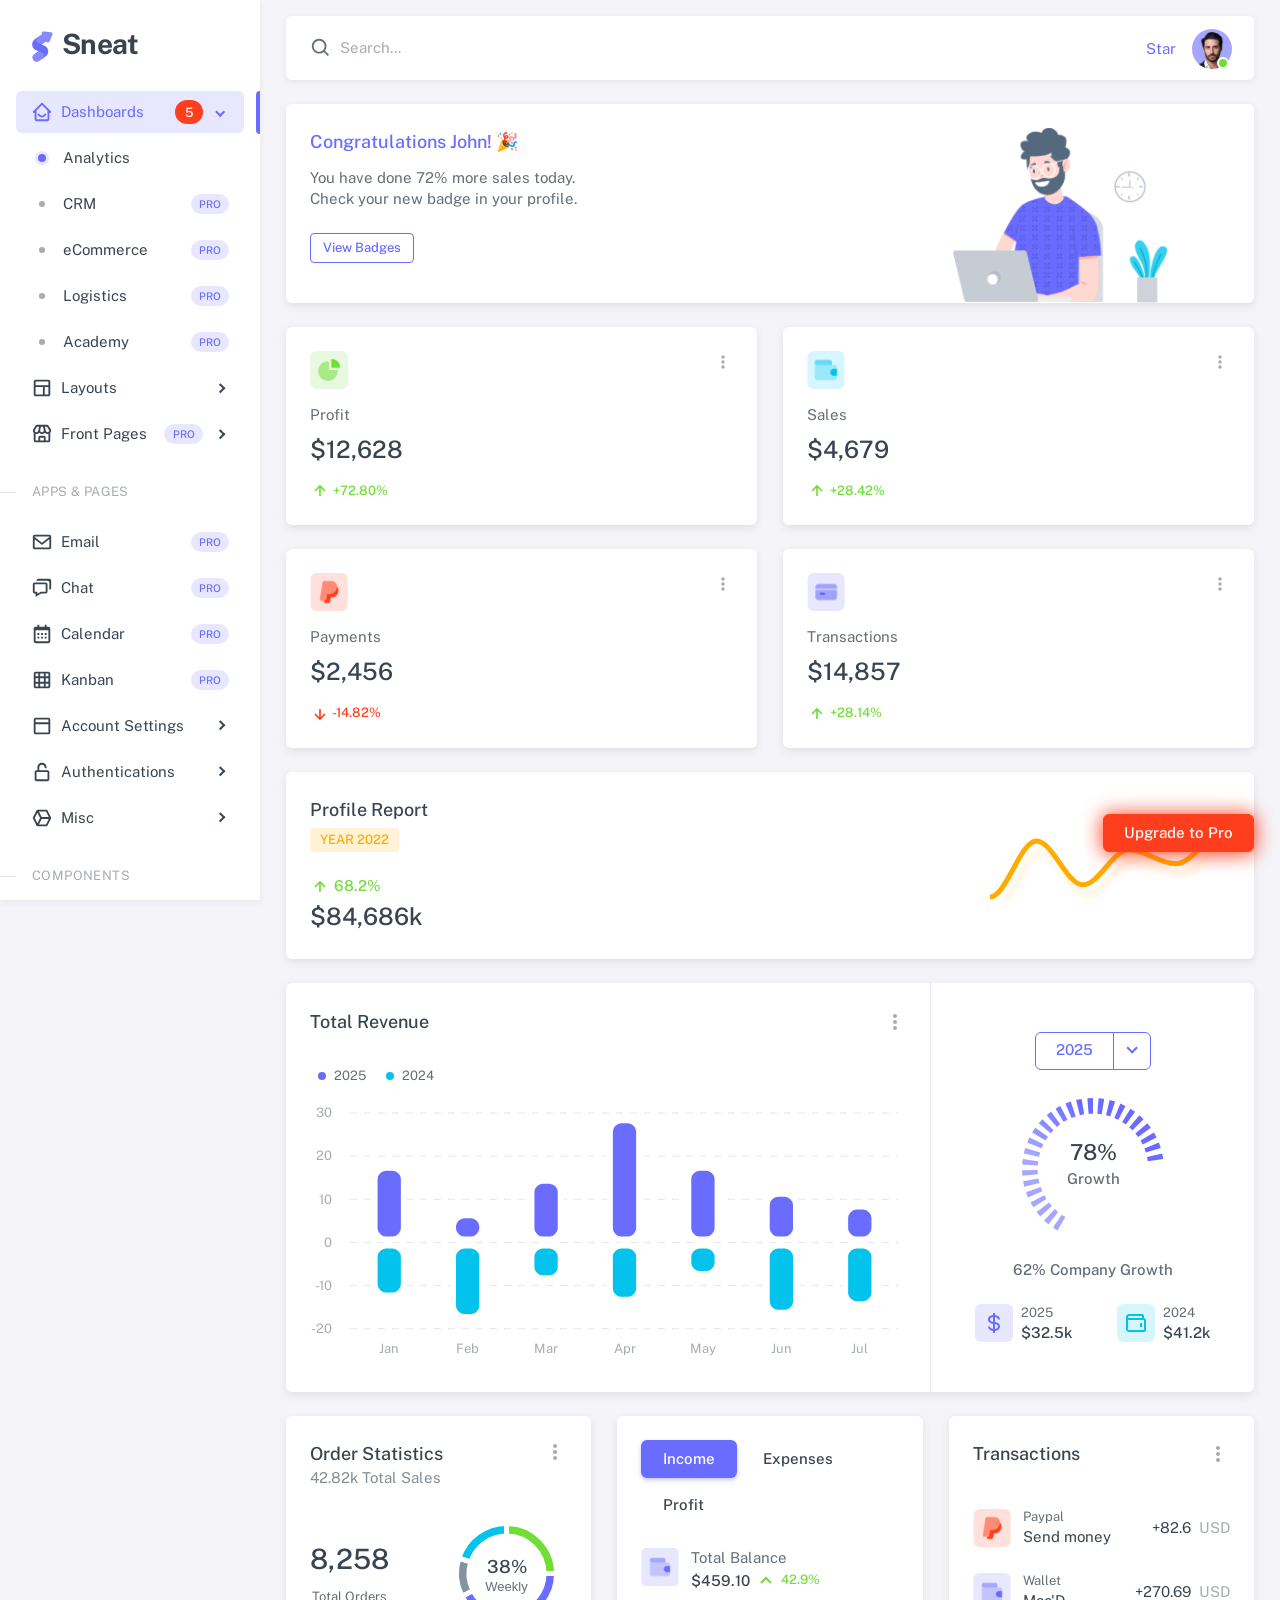
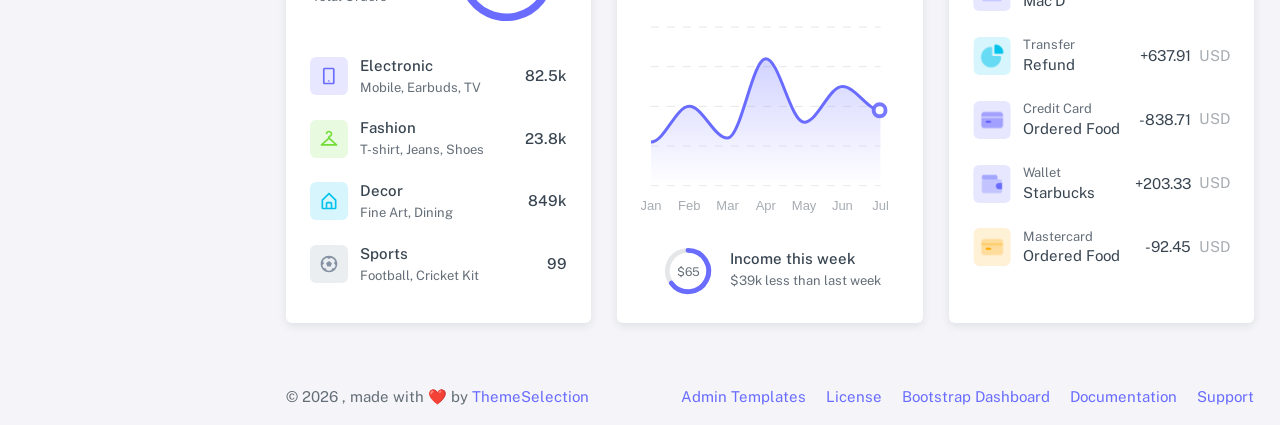
<file: temp/html/index.html>
<!Doctype html>

<html lang="en" class="layout-menu-fixed layout-compact" data-assets-path="../assets/"
  data-template="vertical-menu-template-free">

<head>
  <meta charset="utf-8" />
  <meta name="viewport"
    content="width=device-width, initial-scale=1.0, user-scalable=no, minimum-scale=1.0, maximum-scale=1.0" />

  <title>Demo: Dashboard - Analytics | Sneat - Bootstrap Dashboard FREE</title>

  <meta name="description" content="" />

  <!-- Favicon -->
  <link rel="icon" type="image/x-icon" href="../assets/img/favicon/favicon.ico" />

  <!-- Fonts -->
  <link rel="preconnect" href="https://fonts.googleapis.com" />
  <link rel="preconnect" href="https://fonts.gstatic.com" crossorigin />
  <link
    href="https://fonts.googleapis.com/css2?family=Public+Sans:ital,wght@0,300;0,400;0,500;0,600;0,700;1,300;1,400;1,500;1,600;1,700&display=swap"
    rel="stylesheet" />

  <link rel="stylesheet" href="../assets/vendor/fonts/iconify-icons.css" />

  <!-- Core CSS -->
  <!-- build:css assets/vendor/css/theme.css  -->

  <link rel="stylesheet" href="../assets/vendor/css/core.css" />
  <link rel="stylesheet" href="../assets/css/demo.css" />

  <!-- Vendors CSS -->

  <link rel="stylesheet" href="../assets/vendor/libs/perfect-scrollbar/perfect-scrollbar.css" />

  <!-- endbuild -->

  <link rel="stylesheet" href="../assets/vendor/libs/apex-charts/apex-charts.css" />

  <!-- Page CSS -->

  <!-- Helpers -->
  <script src="../assets/vendor/js/helpers.js"></script>
  <!--! Template customizer & Theme config files MUST be included after core stylesheets and helpers.js in the <head> section -->

  <!--? Config:  Mandatory theme config file contain global vars & default theme options, Set your preferred theme option in this file.  -->

  <script src="../assets/js/config.js"></script>
</head>

<body>
  <!-- Layout wrapper -->
  <div class="layout-wrapper layout-content-navbar">
    <div class="layout-container">
      <!-- Menu -->

      <aside id="layout-menu" class="layout-menu menu-vertical menu bg-menu-theme">
        <div class="app-brand demo">
          <a href="index.html" class="app-brand-link">
            <span class="app-brand-logo demo">
              <span class="text-primary">
                <svg width="25" viewBox="0 0 25 42" version="1.1" xmlns="http://www.w3.org/2000/svg"
                  xmlns:xlink="http://www.w3.org/1999/xlink">
                  <defs>
                    <path
                      d="M13.7918663,0.358365126 L3.39788168,7.44174259 C0.566865006,9.69408886 -0.379795268,12.4788597 0.557900856,15.7960551 C0.68998853,16.2305145 1.09562888,17.7872135 3.12357076,19.2293357 C3.8146334,19.7207684 5.32369333,20.3834223 7.65075054,21.2172976 L7.59773219,21.2525164 L2.63468769,24.5493413 C0.445452254,26.3002124 0.0884951797,28.5083815 1.56381646,31.1738486 C2.83770406,32.8170431 5.20850219,33.2640127 7.09180128,32.5391577 C8.347334,32.0559211 11.4559176,30.0011079 16.4175519,26.3747182 C18.0338572,24.4997857 18.6973423,22.4544883 18.4080071,20.2388261 C17.963753,17.5346866 16.1776345,15.5799961 13.0496516,14.3747546 L10.9194936,13.4715819 L18.6192054,7.984237 L13.7918663,0.358365126 Z"
                      id="path-1"></path>
                    <path
                      d="M5.47320593,6.00457225 C4.05321814,8.216144 4.36334763,10.0722806 6.40359441,11.5729822 C8.61520715,12.571656 10.0999176,13.2171421 10.8577257,13.5094407 L15.5088241,14.433041 L18.6192054,7.984237 C15.5364148,3.11535317 13.9273018,0.573395879 13.7918663,0.358365126 C13.5790555,0.511491653 10.8061687,2.3935607 5.47320593,6.00457225 Z"
                      id="path-3"></path>
                    <path
                      d="M7.50063644,21.2294429 L12.3234468,23.3159332 C14.1688022,24.7579751 14.397098,26.4880487 13.008334,28.506154 C11.6195701,30.5242593 10.3099883,31.790241 9.07958868,32.3040991 C5.78142938,33.4346997 4.13234973,34 4.13234973,34 C4.13234973,34 2.75489982,33.0538207 2.37032616e-14,31.1614621 C-0.55822714,27.8186216 -0.55822714,26.0572515 -4.05231404e-15,25.8773518 C0.83734071,25.6075023 2.77988457,22.8248993 3.3049379,22.52991 C3.65497346,22.3332504 5.05353963,21.8997614 7.50063644,21.2294429 Z"
                      id="path-4"></path>
                    <path
                      d="M20.6,7.13333333 L25.6,13.8 C26.2627417,14.6836556 26.0836556,15.9372583 25.2,16.6 C24.8538077,16.8596443 24.4327404,17 24,17 L14,17 C12.8954305,17 12,16.1045695 12,15 C12,14.5672596 12.1403557,14.1461923 12.4,13.8 L17.4,7.13333333 C18.0627417,6.24967773 19.3163444,6.07059163 20.2,6.73333333 C20.3516113,6.84704183 20.4862915,6.981722 20.6,7.13333333 Z"
                      id="path-5"></path>
                  </defs>
                  <g id="g-app-brand" stroke="none" stroke-width="1" fill="none" fill-rule="evenodd">
                    <g id="Brand-Logo" transform="translate(-27.000000, -15.000000)">
                      <g id="Icon" transform="translate(27.000000, 15.000000)">
                        <g id="Mask" transform="translate(0.000000, 8.000000)">
                          <mask id="mask-2" fill="white">
                            <use xlink:href="#path-1"></use>
                          </mask>
                          <use fill="currentColor" xlink:href="#path-1"></use>
                          <g id="Path-3" mask="url(#mask-2)">
                            <use fill="currentColor" xlink:href="#path-3"></use>
                            <use fill-opacity="0.2" fill="#FFFFFF" xlink:href="#path-3"></use>
                          </g>
                          <g id="Path-4" mask="url(#mask-2)">
                            <use fill="currentColor" xlink:href="#path-4"></use>
                            <use fill-opacity="0.2" fill="#FFFFFF" xlink:href="#path-4"></use>
                          </g>
                        </g>
                        <g id="Triangle"
                          transform="translate(19.000000, 11.000000) rotate(-300.000000) translate(-19.000000, -11.000000) ">
                          <use fill="currentColor" xlink:href="#path-5"></use>
                          <use fill-opacity="0.2" fill="#FFFFFF" xlink:href="#path-5"></use>
                        </g>
                      </g>
                    </g>
                  </g>
                </svg>
              </span>
            </span>
            <span class="app-brand-text demo menu-text fw-bold ms-2">Sneat</span>
          </a>

          <a href="javascript:void(0);" class="layout-menu-toggle menu-link text-large ms-auto">
            <i class="bx bx-chevron-left d-block d-xl-none align-middle"></i>
          </a>
        </div>

        <div class="menu-divider mt-0"></div>

        <div class="menu-inner-shadow"></div>

        <ul class="menu-inner py-1">
          <!-- Dashboards -->
          <li class="menu-item active open">
            <a href="javascript:void(0);" class="menu-link menu-toggle">
              <i class="menu-icon tf-icons bx bx-home-smile"></i>
              <div class="text-truncate" data-i18n="Dashboards">Dashboards</div>
              <span class="badge rounded-pill bg-danger ms-auto">5</span>
            </a>
            <ul class="menu-sub">
              <li class="menu-item active">
                <a href="index.html" class="menu-link">
                  <div class="text-truncate" data-i18n="Analytics">Analytics</div>
                </a>
              </li>
              <li class="menu-item">
                <a href="https://demos.themeselection.com/sneat-bootstrap-html-admin-template/html/vertical-menu-template/dashboards-crm.html"
                  target="_blank" class="menu-link">
                  <div class="text-truncate" data-i18n="CRM">CRM</div>
                  <div class="badge rounded-pill bg-label-primary text-uppercase fs-tiny ms-auto">Pro</div>
                </a>
              </li>
              <li class="menu-item">
                <a href="https://demos.themeselection.com/sneat-bootstrap-html-admin-template/html/vertical-menu-template/app-ecommerce-dashboard.html"
                  target="_blank" class="menu-link">
                  <div class="text-truncate" data-i18n="eCommerce">eCommerce</div>
                  <div class="badge rounded-pill bg-label-primary text-uppercase fs-tiny ms-auto">Pro</div>
                </a>
              </li>
              <li class="menu-item">
                <a href="https://demos.themeselection.com/sneat-bootstrap-html-admin-template/html/vertical-menu-template/app-logistics-dashboard.html"
                  target="_blank" class="menu-link">
                  <div class="text-truncate" data-i18n="Logistics">Logistics</div>
                  <div class="badge rounded-pill bg-label-primary text-uppercase fs-tiny ms-auto">Pro</div>
                </a>
              </li>
              <li class="menu-item">
                <a href="https://demos.themeselection.com/sneat-bootstrap-html-admin-template/html/vertical-menu-template/app-academy-dashboard.html"
                  target="_blank" class="menu-link">
                  <div class="text-truncate" data-i18n="Academy">Academy</div>
                  <div class="badge rounded-pill bg-label-primary text-uppercase fs-tiny ms-auto">Pro</div>
                </a>
              </li>
            </ul>
          </li>

          <!-- Layouts -->
          <li class="menu-item">
            <a href="javascript:void(0);" class="menu-link menu-toggle">
              <i class="menu-icon tf-icons bx bx-layout"></i>
              <div class="text-truncate" data-i18n="Layouts">Layouts</div>
            </a>

            <ul class="menu-sub">
              <li class="menu-item">
                <a href="layouts-without-menu.html" class="menu-link">
                  <div class="text-truncate" data-i18n="Without menu">Without menu</div>
                </a>
              </li>
              <li class="menu-item">
                <a href="layouts-without-navbar.html" class="menu-link">
                  <div class="text-truncate" data-i18n="Without navbar">Without navbar</div>
                </a>
              </li>
              <li class="menu-item">
                <a href="layouts-fluid.html" class="menu-link">
                  <div class="text-truncate" data-i18n="Fluid">Fluid</div>
                </a>
              </li>
              <li class="menu-item">
                <a href="layouts-container.html" class="menu-link">
                  <div class="text-truncate" data-i18n="Container">Container</div>
                </a>
              </li>
              <li class="menu-item">
                <a href="layouts-blank.html" class="menu-link">
                  <div class="text-truncate" data-i18n="Blank">Blank</div>
                </a>
              </li>
            </ul>
          </li>

          <!-- Front Pages -->
          <li class="menu-item">
            <a href="javascript:void(0);" class="menu-link menu-toggle">
              <i class="menu-icon tf-icons bx bx-store"></i>
              <div class="text-truncate" data-i18n="Front Pages">Front Pages</div>
              <div class="badge rounded-pill bg-label-primary text-uppercase fs-tiny ms-auto">Pro</div>
            </a>
            <ul class="menu-sub">
              <li class="menu-item">
                <a href="https://demos.themeselection.com/sneat-bootstrap-html-admin-template/html/front-pages/landing-page.html"
                  class="menu-link" target="_blank">
                  <div class="text-truncate" data-i18n="Landing">Landing</div>
                </a>
              </li>
              <li class="menu-item">
                <a href="https://demos.themeselection.com/sneat-bootstrap-html-admin-template/html/front-pages/pricing-page.html"
                  class="menu-link" target="_blank">
                  <div class="text-truncate" data-i18n="Pricing">Pricing</div>
                </a>
              </li>
              <li class="menu-item">
                <a href="https://demos.themeselection.com/sneat-bootstrap-html-admin-template/html/front-pages/payment-page.html"
                  class="menu-link" target="_blank">
                  <div class="text-truncate" data-i18n="Payment">Payment</div>
                </a>
              </li>
              <li class="menu-item">
                <a href="https://demos.themeselection.com/sneat-bootstrap-html-admin-template/html/front-pages/checkout-page.html"
                  class="menu-link" target="_blank">
                  <div class="text-truncate" data-i18n="Checkout">Checkout</div>
                </a>
              </li>
              <li class="menu-item">
                <a href="https://demos.themeselection.com/sneat-bootstrap-html-admin-template/html/front-pages/help-center-landing.html"
                  class="menu-link" target="_blank">
                  <div class="text-truncate" data-i18n="Help Center">Help Center</div>
                </a>
              </li>
            </ul>
          </li>

          <!-- Apps & Pages -->
          <li class="menu-header small text-uppercase">
            <span class="menu-header-text">Apps &amp; Pages</span>
          </li>
          <li class="menu-item">
            <a href="https://demos.themeselection.com/sneat-bootstrap-html-admin-template/html/vertical-menu-template/app-email.html"
              target="_blank" class="menu-link">
              <i class="menu-icon tf-icons bx bx-envelope"></i>
              <div class="text-truncate" data-i18n="Email">Email</div>
              <div class="badge rounded-pill bg-label-primary text-uppercase fs-tiny ms-auto">Pro</div>
            </a>
          </li>
          <li class="menu-item">
            <a href="https://demos.themeselection.com/sneat-bootstrap-html-admin-template/html/vertical-menu-template/app-chat.html"
              target="_blank" class="menu-link">
              <i class="menu-icon tf-icons bx bx-chat"></i>
              <div class="text-truncate" data-i18n="Chat">Chat</div>
              <div class="badge rounded-pill bg-label-primary text-uppercase fs-tiny ms-auto">Pro</div>
            </a>
          </li>
          <li class="menu-item">
            <a href="https://demos.themeselection.com/sneat-bootstrap-html-admin-template/html/vertical-menu-template/app-calendar.html"
              target="_blank" class="menu-link">
              <i class="menu-icon tf-icons bx bx-calendar"></i>
              <div class="text-truncate" data-i18n="Calendar">Calendar</div>
              <div class="badge rounded-pill bg-label-primary text-uppercase fs-tiny ms-auto">Pro</div>
            </a>
          </li>
          <li class="menu-item">
            <a href="https://demos.themeselection.com/sneat-bootstrap-html-admin-template/html/vertical-menu-template/app-kanban.html"
              target="_blank" class="menu-link">
              <i class="menu-icon tf-icons bx bx-grid"></i>
              <div class="text-truncate" data-i18n="Kanban">Kanban</div>
              <div class="badge rounded-pill bg-label-primary text-uppercase fs-tiny ms-auto">Pro</div>
            </a>
          </li>
          <!-- Pages -->
          <li class="menu-item">
            <a href="javascript:void(0);" class="menu-link menu-toggle">
              <i class="menu-icon tf-icons bx bx-dock-top"></i>
              <div class="text-truncate" data-i18n="Account Settings">Account Settings</div>
            </a>
            <ul class="menu-sub">
              <li class="menu-item">
                <a href="pages-account-settings-account.html" class="menu-link">
                  <div class="text-truncate" data-i18n="Account">Account</div>
                </a>
              </li>
              <li class="menu-item">
                <a href="pages-account-settings-notifications.html" class="menu-link">
                  <div class="text-truncate" data-i18n="Notifications">Notifications</div>
                </a>
              </li>
              <li class="menu-item">
                <a href="pages-account-settings-connections.html" class="menu-link">
                  <div class="text-truncate" data-i18n="Connections">Connections</div>
                </a>
              </li>
            </ul>
          </li>
          <li class="menu-item">
            <a href="javascript:void(0);" class="menu-link menu-toggle">
              <i class="menu-icon tf-icons bx bx-lock-open-alt"></i>
              <div class="text-truncate" data-i18n="Authentications">Authentications</div>
            </a>
            <ul class="menu-sub">
              <li class="menu-item">
                <a href="auth-login-basic.html" class="menu-link" target="_blank">
                  <div class="text-truncate" data-i18n="Basic">Login</div>
                </a>
              </li>
              <li class="menu-item">
                <a href="auth-register-basic.html" class="menu-link" target="_blank">
                  <div class="text-truncate" data-i18n="Basic">Register</div>
                </a>
              </li>
              <li class="menu-item">
                <a href="auth-forgot-password-basic.html" class="menu-link" target="_blank">
                  <div class="text-truncate" data-i18n="Basic">Forgot Password</div>
                </a>
              </li>
            </ul>
          </li>
          <li class="menu-item">
            <a href="javascript:void(0);" class="menu-link menu-toggle">
              <i class="menu-icon tf-icons bx bx-cube-alt"></i>
              <div class="text-truncate" data-i18n="Misc">Misc</div>
            </a>
            <ul class="menu-sub">
              <li class="menu-item">
                <a href="pages-misc-error.html" class="menu-link">
                  <div class="text-truncate" data-i18n="Error">Error</div>
                </a>
              </li>
              <li class="menu-item">
                <a href="pages-misc-under-maintenance.html" class="menu-link">
                  <div class="text-truncate" data-i18n="Under Maintenance">Under Maintenance</div>
                </a>
              </li>
            </ul>
          </li>
          <!-- Components -->
          <li class="menu-header small text-uppercase"><span class="menu-header-text">Components</span></li>
          <!-- Cards -->
          <li class="menu-item">
            <a href="cards-basic.html" class="menu-link">
              <i class="menu-icon tf-icons bx bx-collection"></i>
              <div class="text-truncate" data-i18n="Basic">Cards</div>
            </a>
          </li>
          <!-- User interface -->
          <li class="menu-item">
            <a href="javascript:void(0)" class="menu-link menu-toggle">
              <i class="menu-icon tf-icons bx bx-box"></i>
              <div class="text-truncate" data-i18n="User interface">User interface</div>
            </a>
            <ul class="menu-sub">
              <li class="menu-item">
                <a href="ui-accordion.html" class="menu-link">
                  <div class="text-truncate" data-i18n="Accordion">Accordion</div>
                </a>
              </li>
              <li class="menu-item">
                <a href="ui-alerts.html" class="menu-link">
                  <div class="text-truncate" data-i18n="Alerts">Alerts</div>
                </a>
              </li>
              <li class="menu-item">
                <a href="ui-badges.html" class="menu-link">
                  <div class="text-truncate" data-i18n="Badges">Badges</div>
                </a>
              </li>
              <li class="menu-item">
                <a href="ui-buttons.html" class="menu-link">
                  <div class="text-truncate" data-i18n="Buttons">Buttons</div>
                </a>
              </li>
              <li class="menu-item">
                <a href="ui-carousel.html" class="menu-link">
                  <div class="text-truncate" data-i18n="Carousel">Carousel</div>
                </a>
              </li>
              <li class="menu-item">
                <a href="ui-collapse.html" class="menu-link">
                  <div class="text-truncate" data-i18n="Collapse">Collapse</div>
                </a>
              </li>
              <li class="menu-item">
                <a href="ui-dropdowns.html" class="menu-link">
                  <div class="text-truncate" data-i18n="Dropdowns">Dropdowns</div>
                </a>
              </li>
              <li class="menu-item">
                <a href="ui-footer.html" class="menu-link">
                  <div class="text-truncate" data-i18n="Footer">Footer</div>
                </a>
              </li>
              <li class="menu-item">
                <a href="ui-list-groups.html" class="menu-link">
                  <div class="text-truncate" data-i18n="List Groups">List groups</div>
                </a>
              </li>
              <li class="menu-item">
                <a href="ui-modals.html" class="menu-link">
                  <div class="text-truncate" data-i18n="Modals">Modals</div>
                </a>
              </li>
              <li class="menu-item">
                <a href="ui-navbar.html" class="menu-link">
                  <div class="text-truncate" data-i18n="Navbar">Navbar</div>
                </a>
              </li>
              <li class="menu-item">
                <a href="ui-offcanvas.html" class="menu-link">
                  <div class="text-truncate" data-i18n="Offcanvas">Offcanvas</div>
                </a>
              </li>
              <li class="menu-item">
                <a href="ui-pagination-breadcrumbs.html" class="menu-link">
                  <div class="text-truncate" data-i18n="Pagination & Breadcrumbs">Pagination &amp; Breadcrumbs</div>
                </a>
              </li>
              <li class="menu-item">
                <a href="ui-progress.html" class="menu-link">
                  <div class="text-truncate" data-i18n="Progress">Progress</div>
                </a>
              </li>
              <li class="menu-item">
                <a href="ui-spinners.html" class="menu-link">
                  <div class="text-truncate" data-i18n="Spinners">Spinners</div>
                </a>
              </li>
              <li class="menu-item">
                <a href="ui-tabs-pills.html" class="menu-link">
                  <div class="text-truncate" data-i18n="Tabs & Pills">Tabs &amp; Pills</div>
                </a>
              </li>
              <li class="menu-item">
                <a href="ui-toasts.html" class="menu-link">
                  <div class="text-truncate" data-i18n="Toasts">Toasts</div>
                </a>
              </li>
              <li class="menu-item">
                <a href="ui-tooltips-popovers.html" class="menu-link">
                  <div class="text-truncate" data-i18n="Tooltips & Popovers">Tooltips &amp; Popovers</div>
                </a>
              </li>
              <li class="menu-item">
                <a href="ui-typography.html" class="menu-link">
                  <div class="text-truncate" data-i18n="Typography">Typography</div>
                </a>
              </li>
            </ul>
          </li>

          <!-- Extended components -->
          <li class="menu-item">
            <a href="javascript:void(0)" class="menu-link menu-toggle">
              <i class="menu-icon tf-icons bx bx-copy"></i>
              <div class="text-truncate" data-i18n="Extended UI">Extended UI</div>
            </a>
            <ul class="menu-sub">
              <li class="menu-item">
                <a href="extended-ui-perfect-scrollbar.html" class="menu-link">
                  <div class="text-truncate" data-i18n="Perfect Scrollbar">Perfect Scrollbar</div>
                </a>
              </li>
              <li class="menu-item">
                <a href="extended-ui-text-divider.html" class="menu-link">
                  <div class="text-truncate" data-i18n="Text Divider">Text Divider</div>
                </a>
              </li>
            </ul>
          </li>

          <li class="menu-item">
            <a href="icons-boxicons.html" class="menu-link">
              <i class="menu-icon tf-icons bx bx-crown"></i>
              <div class="text-truncate" data-i18n="Boxicons">Boxicons</div>
            </a>
          </li>

          <!-- Forms & Tables -->
          <li class="menu-header small text-uppercase"><span class="menu-header-text">Forms &amp; Tables</span></li>
          <!-- Forms -->
          <li class="menu-item">
            <a href="javascript:void(0);" class="menu-link menu-toggle">
              <i class="menu-icon tf-icons bx bx-detail"></i>
              <div class="text-truncate" data-i18n="Form Elements">Form Elements</div>
            </a>
            <ul class="menu-sub">
              <li class="menu-item">
                <a href="forms-basic-inputs.html" class="menu-link">
                  <div class="text-truncate" data-i18n="Basic Inputs">Basic Inputs</div>
                </a>
              </li>
              <li class="menu-item">
                <a href="forms-input-groups.html" class="menu-link">
                  <div class="text-truncate" data-i18n="Input groups">Input groups</div>
                </a>
              </li>
            </ul>
          </li>
          <li class="menu-item">
            <a href="javascript:void(0);" class="menu-link menu-toggle">
              <i class="menu-icon tf-icons bx bx-detail"></i>
              <div class="text-truncate" data-i18n="Form Layouts">Form Layouts</div>
            </a>
            <ul class="menu-sub">
              <li class="menu-item">
                <a href="form-layouts-vertical.html" class="menu-link">
                  <div class="text-truncate" data-i18n="Vertical Form">Vertical Form</div>
                </a>
              </li>
              <li class="menu-item">
                <a href="form-layouts-horizontal.html" class="menu-link">
                  <div class="text-truncate" data-i18n="Horizontal Form">Horizontal Form</div>
                </a>
              </li>
            </ul>
          </li>
          <!-- Form Validation -->
          <li class="menu-item">
            <a href="https://demos.themeselection.com/sneat-bootstrap-html-admin-template/html/vertical-menu-template/form-validation.html"
              target="_blank" class="menu-link">
              <i class="menu-icon tf-icons bx bx-list-check"></i>
              <div class="text-truncate" data-i18n="Form Validation">Form Validation</div>
              <div class="badge rounded-pill bg-label-primary text-uppercase fs-tiny ms-auto">Pro</div>
            </a>
          </li>
          <!-- Tables -->
          <li class="menu-item">
            <a href="tables-basic.html" class="menu-link">
              <i class="menu-icon tf-icons bx bx-table"></i>
              <div class="text-truncate" data-i18n="Tables">Tables</div>
            </a>
          </li>
          <!-- Data Tables -->
          <li class="menu-item">
            <a href="https://demos.themeselection.com/sneat-bootstrap-html-admin-template/html/vertical-menu-template/tables-datatables-basic.html"
              target="_blank" class="menu-link">
              <i class="menu-icon tf-icons bx bx-grid"></i>
              <div class="text-truncate" data-i18n="Datatables">Datatables</div>
              <div class="badge rounded-pill bg-label-primary text-uppercase fs-tiny ms-auto">Pro</div>
            </a>
          </li>
          <!-- Misc -->
          <li class="menu-header small text-uppercase"><span class="menu-header-text">Misc</span></li>
          <li class="menu-item">
            <a href="https://github.com/themeselection/sneat-bootstrap-html-admin-template-free/issues" target="_blank"
              class="menu-link">
              <i class="menu-icon tf-icons bx bx-support"></i>
              <div class="text-truncate" data-i18n="Support">Support</div>
            </a>
          </li>
          <li class="menu-item">
            <a href="https://demos.themeselection.com/sneat-bootstrap-html-admin-template/documentation/"
              target="_blank" class="menu-link">
              <i class="menu-icon tf-icons bx bx-file"></i>
              <div class="text-truncate" data-i18n="Documentation">Documentation</div>
            </a>
          </li>
        </ul>
      </aside>
      <!-- / Menu -->

      <!-- Layout container -->
      <div class="layout-page">
        <!-- Navbar -->

        <nav
          class="layout-navbar container-xxl navbar-detached navbar navbar-expand-xl align-items-center bg-navbar-theme"
          id="layout-navbar">
          <div class="layout-menu-toggle navbar-nav align-items-xl-center me-4 me-xl-0 d-xl-none">
            <a class="nav-item nav-link px-0 me-xl-6" href="javascript:void(0)">
              <i class="icon-base bx bx-menu icon-md"></i>
            </a>
          </div>

          <div class="navbar-nav-right d-flex align-items-center justify-content-end" id="navbar-collapse">
            <!-- Search -->
            <div class="navbar-nav align-items-center me-auto">
              <div class="nav-item d-flex align-items-center">
                <span class="w-px-22 h-px-22"><i class="icon-base bx bx-search icon-md"></i></span>
                <input type="text" class="form-control border-0 shadow-none ps-1 ps-sm-2 d-md-block d-none"
                  placeholder="Search..." aria-label="Search..." />
              </div>
            </div>
            <!-- /Search -->

            <ul class="navbar-nav flex-row align-items-center ms-md-auto">
              <!-- Place this tag where you want the button to render. -->
              <li class="nav-item lh-1 me-4">
                <a class="github-button"
                  href="https://github.com/themeselection/sneat-bootstrap-html-admin-template-free"
                  data-icon="octicon-star" data-size="large" data-show-count="true"
                  aria-label="Star themeselection/sneat-html-admin-template-free on GitHub">Star</a>
              </li>

              <!-- User -->
              <li class="nav-item navbar-dropdown dropdown-user dropdown">
                <a class="nav-link dropdown-toggle hide-arrow p-0" href="javascript:void(0);" data-bs-toggle="dropdown">
                  <div class="avatar avatar-online">
                    <img src="../assets/img/avatars/1.png" alt class="w-px-40 h-auto rounded-circle" />
                  </div>
                </a>
                <ul class="dropdown-menu dropdown-menu-end">
                  <li>
                    <a class="dropdown-item" href="#">
                      <div class="d-flex">
                        <div class="flex-shrink-0 me-3">
                          <div class="avatar avatar-online">
                            <img src="../assets/img/avatars/1.png" alt class="w-px-40 h-auto rounded-circle" />
                          </div>
                        </div>
                        <div class="flex-grow-1">
                          <h6 class="mb-0">John Doe</h6>
                          <small class="text-body-secondary">Admin</small>
                        </div>
                      </div>
                    </a>
                  </li>
                  <li>
                    <div class="dropdown-divider my-1"></div>
                  </li>
                  <li>
                    <a class="dropdown-item" href="#">
                      <i class="icon-base bx bx-user icon-md me-3"></i><span>My Profile</span>
                    </a>
                  </li>
                  <li>
                    <a class="dropdown-item" href="#">
                      <i class="icon-base bx bx-cog icon-md me-3"></i><span>Settings</span>
                    </a>
                  </li>
                  <li>
                    <a class="dropdown-item" href="#">
                      <span class="d-flex align-items-center align-middle">
                        <i class="flex-shrink-0 icon-base bx bx-credit-card icon-md me-3"></i><span
                          class="flex-grow-1 align-middle">Billing Plan</span>
                        <span class="flex-shrink-0 badge rounded-pill bg-danger">4</span>
                      </span>
                    </a>
                  </li>
                  <li>
                    <div class="dropdown-divider my-1"></div>
                  </li>
                  <li>
                    <a class="dropdown-item" href="javascript:void(0);">
                      <i class="icon-base bx bx-power-off icon-md me-3"></i><span>Log Out</span>
                    </a>
                  </li>
                </ul>
              </li>
              <!--/ User -->
            </ul>
          </div>
        </nav>

        <!-- / Navbar -->

        <!-- Content wrapper -->
        <div class="content-wrapper">
          <!-- Content -->
          <div class="container-xxl flex-grow-1 container-p-y">
            <div class="row">
              <div class="col-xxl-8 mb-6 order-0">
                <div class="card">
                  <div class="d-flex align-items-start row">
                    <div class="col-sm-7">
                      <div class="card-body">
                        <h5 class="card-title text-primary mb-3">Congratulations John! 🎉</h5>
                        <p class="mb-6">
                          You have done 72% more sales today.<br />Check your new badge in your profile.
                        </p>

                        <a href="javascript:;" class="btn btn-sm btn-outline-primary">View Badges</a>
                      </div>
                    </div>
                    <div class="col-sm-5 text-center text-sm-left">
                      <div class="card-body pb-0 px-0 px-md-6">
                        <img src="../assets/img/illustrations/man-with-laptop.png" height="175" alt="View Badge User" />
                      </div>
                    </div>
                  </div>
                </div>
              </div>
              <div class="col-xxl-4 col-lg-12 col-md-4 order-1">
                <div class="row">
                  <div class="col-lg-6 col-md-12 col-6 mb-6">
                    <div class="card h-100">
                      <div class="card-body">
                        <div class="card-title d-flex align-items-start justify-content-between mb-4">
                          <div class="avatar flex-shrink-0">
                            <img src="../assets/img/icons/unicons/chart-success.png" alt="chart success"
                              class="rounded" />
                          </div>
                          <div class="dropdown">
                            <button class="btn p-0" type="button" id="cardOpt3" data-bs-toggle="dropdown"
                              aria-haspopup="true" aria-expanded="false">
                              <i class="icon-base bx bx-dots-vertical-rounded text-body-secondary"></i>
                            </button>
                            <div class="dropdown-menu dropdown-menu-end" aria-labelledby="cardOpt3">
                              <a class="dropdown-item" href="javascript:void(0);">View More</a>
                              <a class="dropdown-item" href="javascript:void(0);">Delete</a>
                            </div>
                          </div>
                        </div>
                        <p class="mb-1">Profit</p>
                        <h4 class="card-title mb-3">$12,628</h4>
                        <small class="text-success fw-medium"><i class="icon-base bx bx-up-arrow-alt"></i>
                          +72.80%</small>
                      </div>
                    </div>
                  </div>
                  <div class="col-lg-6 col-md-12 col-6 mb-6">
                    <div class="card h-100">
                      <div class="card-body">
                        <div class="card-title d-flex align-items-start justify-content-between mb-4">
                          <div class="avatar flex-shrink-0">
                            <img src="../assets/img/icons/unicons/wallet-info.png" alt="wallet info" class="rounded" />
                          </div>
                          <div class="dropdown">
                            <button class="btn p-0" type="button" id="cardOpt6" data-bs-toggle="dropdown"
                              aria-haspopup="true" aria-expanded="false">
                              <i class="icon-base bx bx-dots-vertical-rounded text-body-secondary"></i>
                            </button>
                            <div class="dropdown-menu dropdown-menu-end" aria-labelledby="cardOpt6">
                              <a class="dropdown-item" href="javascript:void(0);">View More</a>
                              <a class="dropdown-item" href="javascript:void(0);">Delete</a>
                            </div>
                          </div>
                        </div>
                        <p class="mb-1">Sales</p>
                        <h4 class="card-title mb-3">$4,679</h4>
                        <small class="text-success fw-medium"><i class="icon-base bx bx-up-arrow-alt"></i>
                          +28.42%</small>
                      </div>
                    </div>
                  </div>
                </div>
              </div>
              <!-- Total Revenue -->
              <div class="col-12 col-xxl-8 order-2 order-md-3 order-xxl-2 mb-6 total-revenue">
                <div class="card">
                  <div class="row row-bordered g-0">
                    <div class="col-lg-8">
                      <div class="card-header d-flex align-items-center justify-content-between">
                        <div class="card-title mb-0">
                          <h5 class="m-0 me-2">Total Revenue</h5>
                        </div>
                        <div class="dropdown">
                          <button class="btn p-0" type="button" id="totalRevenue" data-bs-toggle="dropdown"
                            aria-haspopup="true" aria-expanded="false">
                            <i class="icon-base bx bx-dots-vertical-rounded icon-lg text-body-secondary"></i>
                          </button>
                          <div class="dropdown-menu dropdown-menu-end" aria-labelledby="totalRevenue">
                            <a class="dropdown-item" href="javascript:void(0);">Select All</a>
                            <a class="dropdown-item" href="javascript:void(0);">Refresh</a>
                            <a class="dropdown-item" href="javascript:void(0);">Share</a>
                          </div>
                        </div>
                      </div>
                      <div id="totalRevenueChart" class="px-3"></div>
                    </div>
                    <div class="col-lg-4">
                      <div class="card-body px-xl-9 py-12 d-flex align-items-center flex-column">
                        <div class="text-center mb-6">
                          <div class="btn-group">
                            <button type="button" class="btn btn-outline-primary">
                              <script>
                                document.write(new Date().getFullYear() - 1);
                              </script>
                            </button>
                            <button type="button" class="btn btn-outline-primary dropdown-toggle dropdown-toggle-split"
                              data-bs-toggle="dropdown" aria-expanded="false">
                              <span class="visually-hidden">Toggle Dropdown</span>
                            </button>
                            <ul class="dropdown-menu">
                              <li><a class="dropdown-item" href="javascript:void(0);">2021</a></li>
                              <li><a class="dropdown-item" href="javascript:void(0);">2020</a></li>
                              <li><a class="dropdown-item" href="javascript:void(0);">2019</a></li>
                            </ul>
                          </div>
                        </div>

                        <div id="growthChart"></div>
                        <div class="text-center fw-medium my-6">62% Company Growth</div>

                        <div class="d-flex gap-11 justify-content-between">
                          <div class="d-flex">
                            <div class="avatar me-2">
                              <span class="avatar-initial rounded-2 bg-label-primary"><i
                                  class="icon-base bx bx-dollar icon-lg text-primary"></i></span>
                            </div>
                            <div class="d-flex flex-column">
                              <small>
                                <script>
                                  document.write(new Date().getFullYear() - 1);
                                </script>
                              </small>
                              <h6 class="mb-0">$32.5k</h6>
                            </div>
                          </div>
                          <div class="d-flex">
                            <div class="avatar me-2">
                              <span class="avatar-initial rounded-2 bg-label-info"><i
                                  class="icon-base bx bx-wallet icon-lg text-info"></i></span>
                            </div>
                            <div class="d-flex flex-column">
                              <small>
                                <script>
                                  document.write(new Date().getFullYear() - 2);
                                </script>
                              </small>
                              <h6 class="mb-0">$41.2k</h6>
                            </div>
                          </div>
                        </div>
                      </div>
                    </div>
                  </div>
                </div>
              </div>
              <!--/ Total Revenue -->
              <div class="col-12 col-md-8 col-lg-12 col-xxl-4 order-3 order-md-2 profile-report">
                <div class="row">
                  <div class="col-6 mb-6 payments">
                    <div class="card h-100">
                      <div class="card-body">
                        <div class="card-title d-flex align-items-start justify-content-between mb-4">
                          <div class="avatar flex-shrink-0">
                            <img src="../assets/img/icons/unicons/paypal.png" alt="paypal" class="rounded" />
                          </div>
                          <div class="dropdown">
                            <button class="btn p-0" type="button" id="cardOpt4" data-bs-toggle="dropdown"
                              aria-haspopup="true" aria-expanded="false">
                              <i class="icon-base bx bx-dots-vertical-rounded text-body-secondary"></i>
                            </button>
                            <div class="dropdown-menu dropdown-menu-end" aria-labelledby="cardOpt4">
                              <a class="dropdown-item" href="javascript:void(0);">View More</a>
                              <a class="dropdown-item" href="javascript:void(0);">Delete</a>
                            </div>
                          </div>
                        </div>
                        <p class="mb-1">Payments</p>
                        <h4 class="card-title mb-3">$2,456</h4>
                        <small class="text-danger fw-medium"><i class="icon-base bx bx-down-arrow-alt"></i>
                          -14.82%</small>
                      </div>
                    </div>
                  </div>
                  <div class="col-6 mb-6 transactions">
                    <div class="card h-100">
                      <div class="card-body">
                        <div class="card-title d-flex align-items-start justify-content-between mb-4">
                          <div class="avatar flex-shrink-0">
                            <img src="../assets/img/icons/unicons/cc-primary.png" alt="Credit Card" class="rounded" />
                          </div>
                          <div class="dropdown">
                            <button class="btn p-0" type="button" id="cardOpt1" data-bs-toggle="dropdown"
                              aria-haspopup="true" aria-expanded="false">
                              <i class="icon-base bx bx-dots-vertical-rounded text-body-secondary"></i>
                            </button>
                            <div class="dropdown-menu" aria-labelledby="cardOpt1">
                              <a class="dropdown-item" href="javascript:void(0);">View More</a>
                              <a class="dropdown-item" href="javascript:void(0);">Delete</a>
                            </div>
                          </div>
                        </div>
                        <p class="mb-1">Transactions</p>
                        <h4 class="card-title mb-3">$14,857</h4>
                        <small class="text-success fw-medium"><i class="icon-base bx bx-up-arrow-alt"></i>
                          +28.14%</small>
                      </div>
                    </div>
                  </div>
                  <div class="col-12 mb-6 profile-report">
                    <div class="card h-100">
                      <div class="card-body">
                        <div
                          class="d-flex justify-content-between align-items-center flex-sm-row flex-column gap-10 flex-wrap">
                          <div class="d-flex flex-sm-column flex-row align-items-start justify-content-between">
                            <div class="card-title mb-6">
                              <h5 class="text-nowrap mb-1">Profile Report</h5>
                              <span class="badge bg-label-warning">YEAR 2022</span>
                            </div>
                            <div class="mt-sm-auto">
                              <span class="text-success text-nowrap fw-medium"><i
                                  class="icon-base bx bx-up-arrow-alt"></i> 68.2%</span>
                              <h4 class="mb-0">$84,686k</h4>
                            </div>
                          </div>
                          <div id="profileReportChart"></div>
                        </div>
                      </div>
                    </div>
                  </div>
                </div>
              </div>
            </div>
            <div class="row">
              <!-- Order Statistics -->
              <div class="col-md-6 col-lg-4 col-xl-4 order-0 mb-6">
                <div class="card h-100">
                  <div class="card-header d-flex justify-content-between">
                    <div class="card-title mb-0">
                      <h5 class="mb-1 me-2">Order Statistics</h5>
                      <p class="card-subtitle">42.82k Total Sales</p>
                    </div>
                    <div class="dropdown">
                      <button class="btn text-body-secondary p-0" type="button" id="orederStatistics"
                        data-bs-toggle="dropdown" aria-haspopup="true" aria-expanded="false">
                        <i class="icon-base bx bx-dots-vertical-rounded icon-lg"></i>
                      </button>
                      <div class="dropdown-menu dropdown-menu-end" aria-labelledby="orederStatistics">
                        <a class="dropdown-item" href="javascript:void(0);">Select All</a>
                        <a class="dropdown-item" href="javascript:void(0);">Refresh</a>
                        <a class="dropdown-item" href="javascript:void(0);">Share</a>
                      </div>
                    </div>
                  </div>
                  <div class="card-body">
                    <div class="d-flex justify-content-between align-items-center mb-6">
                      <div class="d-flex flex-column align-items-center gap-1">
                        <h3 class="mb-1">8,258</h3>
                        <small>Total Orders</small>
                      </div>
                      <div id="orderStatisticsChart"></div>
                    </div>
                    <ul class="p-0 m-0">
                      <li class="d-flex align-items-center mb-5">
                        <div class="avatar flex-shrink-0 me-3">
                          <span class="avatar-initial rounded bg-label-primary"><i
                              class="icon-base bx bx-mobile-alt"></i></span>
                        </div>
                        <div class="d-flex w-100 flex-wrap align-items-center justify-content-between gap-2">
                          <div class="me-2">
                            <h6 class="mb-0">Electronic</h6>
                            <small>Mobile, Earbuds, TV</small>
                          </div>
                          <div class="user-progress">
                            <h6 class="mb-0">82.5k</h6>
                          </div>
                        </div>
                      </li>
                      <li class="d-flex align-items-center mb-5">
                        <div class="avatar flex-shrink-0 me-3">
                          <span class="avatar-initial rounded bg-label-success"><i
                              class="icon-base bx bx-closet"></i></span>
                        </div>
                        <div class="d-flex w-100 flex-wrap align-items-center justify-content-between gap-2">
                          <div class="me-2">
                            <h6 class="mb-0">Fashion</h6>
                            <small>T-shirt, Jeans, Shoes</small>
                          </div>
                          <div class="user-progress">
                            <h6 class="mb-0">23.8k</h6>
                          </div>
                        </div>
                      </li>
                      <li class="d-flex align-items-center mb-5">
                        <div class="avatar flex-shrink-0 me-3">
                          <span class="avatar-initial rounded bg-label-info"><i
                              class="icon-base bx bx-home-alt"></i></span>
                        </div>
                        <div class="d-flex w-100 flex-wrap align-items-center justify-content-between gap-2">
                          <div class="me-2">
                            <h6 class="mb-0">Decor</h6>
                            <small>Fine Art, Dining</small>
                          </div>
                          <div class="user-progress">
                            <h6 class="mb-0">849k</h6>
                          </div>
                        </div>
                      </li>
                      <li class="d-flex align-items-center">
                        <div class="avatar flex-shrink-0 me-3">
                          <span class="avatar-initial rounded bg-label-secondary"><i
                              class="icon-base bx bx-football"></i></span>
                        </div>
                        <div class="d-flex w-100 flex-wrap align-items-center justify-content-between gap-2">
                          <div class="me-2">
                            <h6 class="mb-0">Sports</h6>
                            <small>Football, Cricket Kit</small>
                          </div>
                          <div class="user-progress">
                            <h6 class="mb-0">99</h6>
                          </div>
                        </div>
                      </li>
                    </ul>
                  </div>
                </div>
              </div>
              <!--/ Order Statistics -->

              <!-- Expense Overview -->
              <div class="col-md-6 col-lg-4 order-1 mb-6">
                <div class="card h-100">
                  <div class="card-header nav-align-top">
                    <ul class="nav nav-pills flex-wrap row-gap-2" role="tablist">
                      <li class="nav-item">
                        <button type="button" class="nav-link active" role="tab" data-bs-toggle="tab"
                          data-bs-target="#navs-tabs-line-card-income" aria-controls="navs-tabs-line-card-income"
                          aria-selected="true">
                          Income
                        </button>
                      </li>
                      <li class="nav-item">
                        <button type="button" class="nav-link" role="tab">Expenses</button>
                      </li>
                      <li class="nav-item">
                        <button type="button" class="nav-link" role="tab">Profit</button>
                      </li>
                    </ul>
                  </div>
                  <div class="card-body">
                    <div class="tab-content p-0">
                      <div class="tab-pane fade show active" id="navs-tabs-line-card-income" role="tabpanel">
                        <div class="d-flex mb-6">
                          <div class="avatar flex-shrink-0 me-3">
                            <img src="../assets/img/icons/unicons/wallet.png" alt="User" />
                          </div>
                          <div>
                            <p class="mb-0">Total Balance</p>
                            <div class="d-flex align-items-center">
                              <h6 class="mb-0 me-1">$459.10</h6>
                              <small class="text-success fw-medium">
                                <i class="icon-base bx bx-chevron-up icon-lg"></i>
                                42.9%
                              </small>
                            </div>
                          </div>
                        </div>
                        <div id="incomeChart"></div>
                        <div class="d-flex align-items-center justify-content-center mt-6 gap-3">
                          <div class="flex-shrink-0">
                            <div id="expensesOfWeek"></div>
                          </div>
                          <div>
                            <h6 class="mb-0">Income this week</h6>
                            <small>$39k less than last week</small>
                          </div>
                        </div>
                      </div>
                    </div>
                  </div>
                </div>
              </div>
              <!--/ Expense Overview -->

              <!-- Transactions -->
              <div class="col-md-6 col-lg-4 order-2 mb-6">
                <div class="card h-100">
                  <div class="card-header d-flex align-items-center justify-content-between">
                    <h5 class="card-title m-0 me-2">Transactions</h5>
                    <div class="dropdown">
                      <button class="btn text-body-secondary p-0" type="button" id="transactionID"
                        data-bs-toggle="dropdown" aria-haspopup="true" aria-expanded="false">
                        <i class="icon-base bx bx-dots-vertical-rounded icon-lg"></i>
                      </button>
                      <div class="dropdown-menu dropdown-menu-end" aria-labelledby="transactionID">
                        <a class="dropdown-item" href="javascript:void(0);">Last 28 Days</a>
                        <a class="dropdown-item" href="javascript:void(0);">Last Month</a>
                        <a class="dropdown-item" href="javascript:void(0);">Last Year</a>
                      </div>
                    </div>
                  </div>
                  <div class="card-body pt-4">
                    <ul class="p-0 m-0">
                      <li class="d-flex align-items-center mb-6">
                        <div class="avatar flex-shrink-0 me-3">
                          <img src="../assets/img/icons/unicons/paypal.png" alt="User" class="rounded" />
                        </div>
                        <div class="d-flex w-100 flex-wrap align-items-center justify-content-between gap-2">
                          <div class="me-2">
                            <small class="d-block">Paypal</small>
                            <h6 class="fw-normal mb-0">Send money</h6>
                          </div>
                          <div class="user-progress d-flex align-items-center gap-2">
                            <h6 class="fw-normal mb-0">+82.6</h6>
                            <span class="text-body-secondary">USD</span>
                          </div>
                        </div>
                      </li>
                      <li class="d-flex align-items-center mb-6">
                        <div class="avatar flex-shrink-0 me-3">
                          <img src="../assets/img/icons/unicons/wallet.png" alt="User" class="rounded" />
                        </div>
                        <div class="d-flex w-100 flex-wrap align-items-center justify-content-between gap-2">
                          <div class="me-2">
                            <small class="d-block">Wallet</small>
                            <h6 class="fw-normal mb-0">Mac'D</h6>
                          </div>
                          <div class="user-progress d-flex align-items-center gap-2">
                            <h6 class="fw-normal mb-0">+270.69</h6>
                            <span class="text-body-secondary">USD</span>
                          </div>
                        </div>
                      </li>
                      <li class="d-flex align-items-center mb-6">
                        <div class="avatar flex-shrink-0 me-3">
                          <img src="../assets/img/icons/unicons/chart.png" alt="User" class="rounded" />
                        </div>
                        <div class="d-flex w-100 flex-wrap align-items-center justify-content-between gap-2">
                          <div class="me-2">
                            <small class="d-block">Transfer</small>
                            <h6 class="fw-normal mb-0">Refund</h6>
                          </div>
                          <div class="user-progress d-flex align-items-center gap-2">
                            <h6 class="fw-normal mb-0">+637.91</h6>
                            <span class="text-body-secondary">USD</span>
                          </div>
                        </div>
                      </li>
                      <li class="d-flex align-items-center mb-6">
                        <div class="avatar flex-shrink-0 me-3">
                          <img src="../assets/img/icons/unicons/cc-primary.png" alt="User" class="rounded" />
                        </div>
                        <div class="d-flex w-100 flex-wrap align-items-center justify-content-between gap-2">
                          <div class="me-2">
                            <small class="d-block">Credit Card</small>
                            <h6 class="fw-normal mb-0">Ordered Food</h6>
                          </div>
                          <div class="user-progress d-flex align-items-center gap-2">
                            <h6 class="fw-normal mb-0">-838.71</h6>
                            <span class="text-body-secondary">USD</span>
                          </div>
                        </div>
                      </li>
                      <li class="d-flex align-items-center mb-6">
                        <div class="avatar flex-shrink-0 me-3">
                          <img src="../assets/img/icons/unicons/wallet.png" alt="User" class="rounded" />
                        </div>
                        <div class="d-flex w-100 flex-wrap align-items-center justify-content-between gap-2">
                          <div class="me-2">
                            <small class="d-block">Wallet</small>
                            <h6 class="fw-normal mb-0">Starbucks</h6>
                          </div>
                          <div class="user-progress d-flex align-items-center gap-2">
                            <h6 class="fw-normal mb-0">+203.33</h6>
                            <span class="text-body-secondary">USD</span>
                          </div>
                        </div>
                      </li>
                      <li class="d-flex align-items-center">
                        <div class="avatar flex-shrink-0 me-3">
                          <img src="../assets/img/icons/unicons/cc-warning.png" alt="User" class="rounded" />
                        </div>
                        <div class="d-flex w-100 flex-wrap align-items-center justify-content-between gap-2">
                          <div class="me-2">
                            <small class="d-block">Mastercard</small>
                            <h6 class="fw-normal mb-0">Ordered Food</h6>
                          </div>
                          <div class="user-progress d-flex align-items-center gap-2">
                            <h6 class="fw-normal mb-0">-92.45</h6>
                            <span class="text-body-secondary">USD</span>
                          </div>
                        </div>
                      </li>
                    </ul>
                  </div>
                </div>
              </div>
              <!--/ Transactions -->
            </div>
          </div>
          <!-- / Content -->

          <!-- Footer -->
          <footer class="content-footer footer bg-footer-theme">
            <div class="container-xxl">
              <div
                class="footer-container d-flex align-items-center justify-content-between py-4 flex-md-row flex-column">
                <div class="mb-2 mb-md-0">
                  &#169;
                  <script>
                    document.write(new Date().getFullYear());
                  </script>
                  , made with ❤️ by
                  <a href="https://themeselection.com" target="_blank" class="footer-link">ThemeSelection</a>
                </div>
                <div class="d-none d-lg-inline-block">
                  <a href="https://themeselection.com/item/category/admin-templates/" target="_blank"
                    class="footer-link me-4">Admin Templates</a>

                  <a href="https://themeselection.com/license/" class="footer-link me-4" target="_blank">License</a>
                  <a href="https://themeselection.com/item/category/bootstrap-admin-templates/" target="_blank"
                    class="footer-link me-4">Bootstrap Dashboard</a>

                  <a href="https://demos.themeselection.com/sneat-bootstrap-html-admin-template/documentation/"
                    target="_blank" class="footer-link me-4">Documentation</a>

                  <a href="https://github.com/themeselection/sneat-bootstrap-html-admin-template-free/issues"
                    target="_blank" class="footer-link">Support</a>
                </div>
              </div>
            </div>
          </footer>
          <!-- / Footer -->

          <div class="content-backdrop fade"></div>
        </div>
        <!-- Content wrapper -->
      </div>
      <!-- / Layout page -->
    </div>

    <!-- Overlay -->
    <div class="layout-overlay layout-menu-toggle"></div>
  </div>
  <!-- / Layout wrapper -->

  <div class="buy-now">
    <a href="https://themeselection.com/item/sneat-dashboard-pro-bootstrap/" target="_blank"
      class="btn btn-danger btn-buy-now">Upgrade to Pro</a>
  </div>

  <!-- Core JS -->

  <script src="../assets/vendor/libs/jquery/jquery.js"></script>

  <script src="../assets/vendor/libs/popper/popper.js"></script>
  <script src="../assets/vendor/js/bootstrap.js"></script>

  <script src="../assets/vendor/libs/perfect-scrollbar/perfect-scrollbar.js"></script>

  <script src="../assets/vendor/js/menu.js"></script>

  <!-- endbuild -->

  <!-- Vendors JS -->
  <script src="../assets/vendor/libs/apex-charts/apexcharts.js"></script>

  <!-- Main JS -->

  <script src="../assets/js/main.js"></script>

  <!-- Page JS -->
  <script src="../assets/js/dashboards-analytics.js"></script>

  <!-- Place this tag before closing body tag for github widget button. -->
  <script async defer src="https://buttons.github.io/buttons.js"></script>
</body>

</html>
</file>
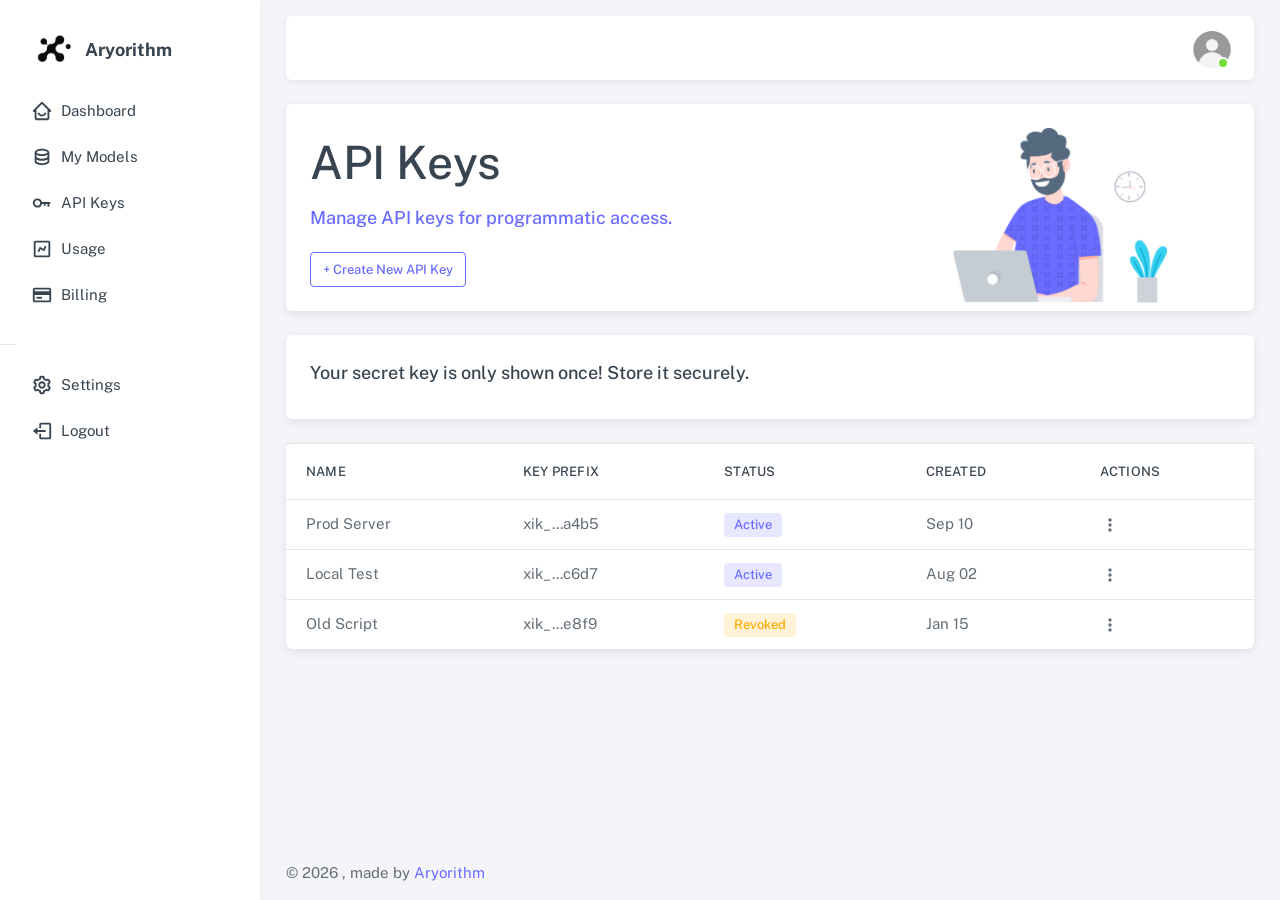
<file: api.html>
<!Doctype html>

<html lang="en" class="layout-menu-fixed layout-compact" data-assets-path="assets/"
  data-template="vertical-menu-template-free">

<head>
  <meta charset="utf-8" />
  <meta name="viewport"
    content="width=device-width, initial-scale=1.0, user-scalable=no, minimum-scale=1.0, maximum-scale=1.0" />

  <title>APIkeys - Aryorithm</title>

  <meta name="description" content="" />

  <!-- Favicon -->
  <link rel="icon" type="image/x-icon" href="assets/img/favicon/ar-w (3).png" />

  <!-- Fonts -->
  <link rel="preconnect" href="https://fonts.googleapis.com" />
  <link rel="preconnect" href="https://fonts.gstatic.com" crossorigin />
  <link
    href="https://fonts.googleapis.com/css2?family=Public+Sans:ital,wght@0,300;0,400;0,500;0,600;0,700;1,300;1,400;1,500;1,600;1,700&display=swap"
    rel="stylesheet" />

  <link rel="stylesheet" href="assets/vendor/fonts/iconify-icons.css" />

  <!-- Core CSS -->
  <!-- build:css assets/vendor/css/theme.css  -->

  <link rel="stylesheet" href="assets/vendor/css/core.css" />
  <link rel="stylesheet" href="assets/css/demo.css" />

  <!-- Vendors CSS -->

  <link rel="stylesheet" href="assets/vendor/libs/perfect-scrollbar/perfect-scrollbar.css" />

  <!-- endbuild -->

  <link rel="stylesheet" href="assets/vendor/libs/apex-charts/apex-charts.css" />

  <!-- Page CSS -->

  <!-- Helpers -->
  <script src="assets/vendor/js/helpers.js"></script>
  <!--! Template customizer & Theme config files MUST be included after core stylesheets and helpers.js in the <head> section -->

  <!--? Config:  Mandatory theme config file contain global vars & default theme options, Set your preferred theme option in this file.  -->

  <script src="assets/js/config.js"></script>
</head>

<body>
  <!-- Layout wrapper -->
  <div class="layout-wrapper layout-content-navbar">
    <div class="layout-container">
      <!-- Menu -->

      <aside id="layout-menu" class="layout-menu menu-vertical menu bg-menu-theme">
        <div class="app-brand demo">
          <a href="index.html" class="app-brand-link">
            <div class="brand-logo">
              <img src="assets/img/favicon/ar-black.png" alt="logo">
            </div>

            <span class="app-brand-text demo menu-text fw-bold ms-2">Aryorithm</span>
          </a>

          <a href="javascript:void(0);" class="layout-menu-toggle menu-link text-large ms-auto">
            <i class="bx bx-chevron-left d-block d-xl-none align-middle"></i>
          </a>
        </div>

        <div class="menu-divider mt-0"></div>

        <div class="menu-inner-shadow"></div>

        <ul class="menu-inner py-1">


          <li class="menu-item">
            <a href="dashboard.html" target="_blank" class="menu-link">
              <i class="menu-icon tf-icons bx bx-home-smile"></i>
              <div class="text-truncate" data-i18n="Dashboards">Dashboard</div>
            </a>
          </li>
          <li class="menu-item">
            <a href="models.html" target="_blank" class="menu-link">
              <i class="menu-icon tf-icons bx bx-data"></i>
              <div class="text-truncate" data-i18n="Layouts">My Models</div>
            </a>
          </li>
          <li class="menu-item">
            <a href="api.html" target="_blank" class="menu-link">
              <i class="menu-icon tf-icons bx bx-key"></i>
              <div class="text-truncate" data-i18n="Front Pages">API Keys</div>
            </a>
          </li>
           <li class="menu-item">
            <a href="usage.html" target="_blank" class="menu-link">
              <i class="menu-icon tf-icons bx bx-chart"></i>
              <div class="text-truncate" data-i18n="Kanban">Usage</div>
            </a>
          </li>
          <li class="menu-item">
            <a href="billing.html"
              target="_blank" class="menu-link">
              <i class="menu-icon tf-icons bx bx-credit-card"></i>
              <div class="text-truncate" data-i18n="Kanban">Billing </div>
            </a>
          </li>
          <!-- Components -->
          <li class="menu-header small text-uppercase"><span class="menu-header-text"> </span></li>
          <!-- Cards -->
          <li class="menu-item">
            <a href="cards-basic.html" class="menu-link">
              <i class="menu-icon tf-icons bx bx-cog"></i>
              <div class="text-truncate" data-i18n="Basic">Settings</div>
            </a>
          </li>
          <li class="menu-item">
            <a href="cards-basic.html" class="menu-link">
              <i class="menu-icon tf-icons bx bx-log-out"></i>
              <div class="text-truncate" data-i18n="Basic">Logout</div>
            </a>
          </li>
          <!-- Data Tables -->

        </ul>
      </aside>
      <!-- / Menu -->

      <!-- Layout container -->
      <div class="layout-page">
        <!-- Navbar -->

        <nav
          class="layout-navbar container-xxl navbar-detached navbar navbar-expand-xl align-items-center bg-navbar-theme"
          id="layout-navbar">
          <div class="layout-menu-toggle navbar-nav align-items-xl-center me-4 me-xl-0 d-xl-none">
            <a class="nav-item nav-link px-0 me-xl-6" href="javascript:void(0)">
              <i class="icon-base bx bx-menu icon-md"></i>
            </a>
          </div>

          <div class="navbar-nav-right d-flex align-items-center justify-content-end" id="navbar-collapse">

            <ul class="navbar-nav flex-row align-items-center ms-md-auto">

              <!-- User -->
              <li class="nav-item navbar-dropdown dropdown-user dropdown">
                <a class="nav-link dropdown-toggle hide-arrow p-0" href="javascript:void(0);" data-bs-toggle="dropdown">
                  <div class="avatar avatar-online">
                    <img src="assets/img/avatars/profile.jpg" alt class="w-px-40 h-auto rounded-circle" />
                  </div>
                </a>
                <ul class="dropdown-menu dropdown-menu-end">
                  <li>
                    <a class="dropdown-item" href="#">
                      <div class="d-flex">
                        <div class="flex-shrink-0 me-3">
                          <div class="avatar avatar-online">
                            <img src="assets/img/avatars/profile.jpg" alt class="w-px-40 h-auto rounded-circle" />
                          </div>
                        </div>
                        <div class="flex-grow-1">
                          <h6 class="mb-0">John Doe</h6>
                          <small class="text-body-secondary">Admin</small>
                        </div>
                      </div>
                    </a>
                  </li>
                  <li>
                    <div class="dropdown-divider my-1"></div>
                  </li>
                  <li>
                    <a class="dropdown-item" href="#">
                      <i class="icon-base bx bx-user icon-md me-3"></i><span>My Profile</span>
                    </a>
                  </li>
                  <li>
                    <a class="dropdown-item" href="#">
                      <i class="icon-base tf-icons bx bx-cog me-3"></i><span>Settings</span>
                    </a>
                  </li>
                  <li>
                    <a class="dropdown-item" href="#">
                      <span class="d-flex align-items-center align-middle">
                        <i class="flex-shrink-0 icon-base bx bx-credit-card icon-md me-3"></i><span
                          class="flex-grow-1 align-middle">Billing Plan</span>
                        <span class="flex-shrink-0 badge rounded-pill bg-danger">4</span>
                      </span>
                    </a>
                  </li>
                  <li>
                    <div class="dropdown-divider my-1"></div>
                  </li>
                  <li>
                    <a class="dropdown-item" href="javascript:void(0);">
                      <i class="icon-base tf-icons bx bx-log-out me-3"></i></i><span>Logout</span>
                    </a>
                  </li>
                </ul>
              </li>
              <!--/ User -->
            </ul>
          </div>
        </nav>

        <!-- / Navbar -->

        <!-- Content wrapper -->
        <div class="content-wrapper">
          <!-- Content -->
          <div class="container-xxl flex-grow-1 container-p-y">
            <div class="row">
              <div class="col-xxl-8 mb-6 order-0">
                <div class="card">
                  <div class="d-flex align-items-start row">
                    <div class="col-sm-7">
                      <div class="card-body">
                        <h1 class="card-title">API Keys</h1>
                        <h5 class="card-title text-primary mb-3">Manage API keys for programmatic access.</h5>
                        <div class="card-body-btn">
                          <a href="javascript:;" class="btn btn-sm btn-outline-primary">+ Create New API Key</a>
                        </div>

                      </div>
                    </div>
                    <div class="col-sm-5 text-center text-sm-left">
                      <div class="card-body pb-0 px-0 px-md-6">
                        <img src="assets/img/illustrations/man-with-laptop.png" height="175" alt="View Badge User" />
                      </div>
                    </div>
                  </div>
                </div>
              </div>
            </div>


            <div class="row">
              <div class="col-xxl-8 mb-6 order-0">
                <div class="card">
                  <div class="d-flex align-items-start row">
                    <div class="col-sm-7">
                      <div class="card-body">
                        <h5 class="card-title">Your secret key is only shown once! Store it securely.</h5>

                      </div>
                    </div>
                  </div>
                </div>
              </div>
            </div>

            <!-- table -->
            <div class="card">
              <div class="table-responsive text-nowrap">
                <table class="table table-hover">
                  <thead>
                    <tr>
                      <th>Name</th>
                      <th>Key Prefix</th>
                      <th>Status</th>
                      <th>Created</th>
                      <th>Actions</th>
                    </tr>
                  </thead>
                  <tbody class="table-border-bottom-0">
                    <tr>
                      <td>
                        <span>Prod Server</span>
                      </td>
                      <td>xik_...a4b5</td>
                      <td><span class="badge bg-label-primary me-1">Active</span></td>
                      <td><span>Sep 10</span></td>
                      <td>
                        <div class="dropdown">
                          <button type="button" class="btn p-0 dropdown-toggle hide-arrow" data-bs-toggle="dropdown">
                            <i class="icon-base bx bx-dots-vertical-rounded"></i>
                          </button>
                          <div class="dropdown-menu">
                            <a class="dropdown-item" href="javascript:void(0);"><i
                                class="icon-base bx bx-edit-alt me-1"></i> Edit</a>
                            <a class="dropdown-item" href="javascript:void(0);"><i
                                class="icon-base bx bx-trash me-1"></i> Delete</a>
                          </div>
                        </div>
                      </td>
                    </tr>
                    <tr>
                      <td>
                        <span>Local Test</span>
                      </td>
                      <td>xik_...c6d7 </td>
                      <td><span class="badge bg-label-primary me-1">Active</span></td>
                      <td><span>Aug 02</span></td>
                      <td>
                        <div class="dropdown">
                          <button type="button" class="btn p-0 dropdown-toggle hide-arrow" data-bs-toggle="dropdown">
                            <i class="icon-base bx bx-dots-vertical-rounded"></i>
                          </button>
                          <div class="dropdown-menu">
                            <a class="dropdown-item" href="javascript:void(0);"><i
                                class="icon-base bx bx-edit-alt me-1"></i> Edit</a>
                            <a class="dropdown-item" href="javascript:void(0);"><i
                                class="icon-base bx bx-trash me-1"></i> Delete</a>
                          </div>
                        </div>
                      </td>
                    </tr>

                    <tr>
                      <td>
                        <span>Old Script</span>
                      </td>
                      <td>xik_...e8f9</td>
                      <td><span class="badge bg-label-warning me-1">Revoked</span></td>
                      <td><span>Jan 15</span></td>
                      <td>
                        <div class="dropdown">
                          <button type="button" class="btn p-0 dropdown-toggle hide-arrow" data-bs-toggle="dropdown">
                            <i class="icon-base bx bx-dots-vertical-rounded"></i>
                          </button>
                          <div class="dropdown-menu">
                            <a class="dropdown-item" href="javascript:void(0);"><i
                                class="icon-base bx bx-edit-alt me-1"></i> Edit</a>
                            <a class="dropdown-item" href="javascript:void(0);"><i
                                class="icon-base bx bx-trash me-1"></i> Delete</a>
                          </div>
                        </div>
                      </td>
                    </tr>


                  </tbody>
                </table>
              </div>
            </div>
            <!--/ table -->
          </div>
          <!-- / Content -->

          <!-- Footer -->
          <footer class="content-footer footer bg-footer-theme">
            <div class="container-xxl">
              <div
                class="footer-container d-flex align-items-center justify-content-between py-4 flex-md-row flex-column">
                <div class="mb-2 mb-md-0">
                  &#169;
                  <script>
                    document.write(new Date().getFullYear());
                  </script>
                  , made by
                  <a href="https://Aryorithm.com" target="_blank" class="footer-link">Aryorithm</a>
                </div>

              </div>
            </div>
          </footer>
          <!-- / Footer -->

          <div class="content-backdrop fade"></div>
        </div>
        <!-- Content wrapper -->
      </div>
      <!-- / Layout page -->
    </div>

    <!-- Overlay -->
    <div class="layout-overlay layout-menu-toggle"></div>
  </div>
  <!-- / Layout wrapper -->



  <!-- Core JS -->

  <script src="assets/vendor/libs/jquery/jquery.js"></script>

  <script src="assets/vendor/libs/popper/popper.js"></script>
  <script src="assets/vendor/js/bootstrap.js"></script>

  <script src="assets/vendor/libs/perfect-scrollbar/perfect-scrollbar.js"></script>

  <script src="assets/vendor/js/menu.js"></script>

  <!-- endbuild -->

  <!-- Vendors JS -->
  <script src="assets/vendor/libs/apex-charts/apexcharts.js"></script>

  <!-- Main JS -->

  <script src="assets/js/main.js"></script>

  <!-- Page JS -->
  <script src="assets/js/dashboards-analytics.js"></script>

  <!-- Place this tag before closing body tag for github widget button. -->
  <script async defer src="https://buttons.github.io/buttons.js"></script>
</body>

</html>
</file>
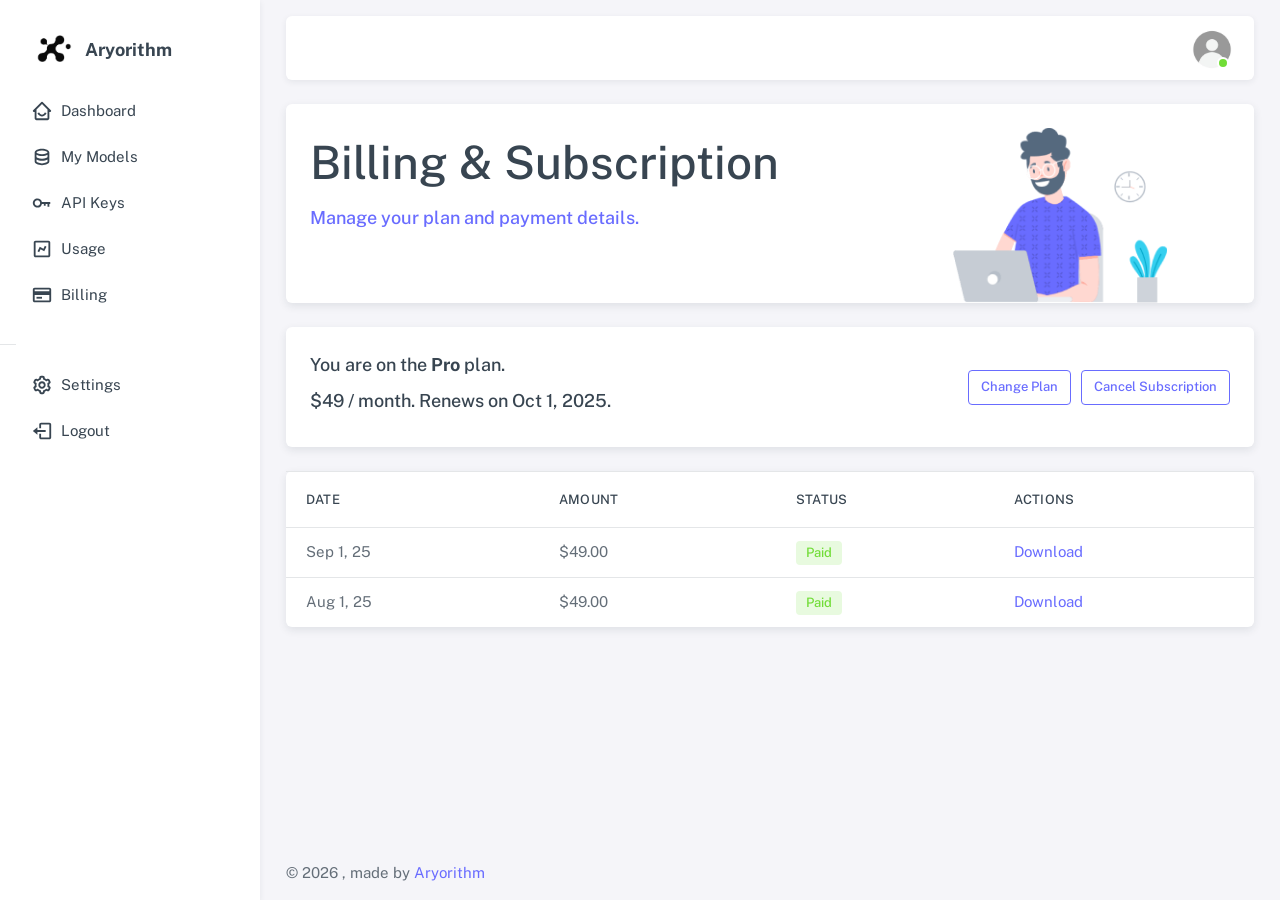
<file: billing.html>
<!Doctype html>

<html lang="en" class="layout-menu-fixed layout-compact" data-assets-path="assets/"
  data-template="vertical-menu-template-free">

<head>
  <meta charset="utf-8" />
  <meta name="viewport"
    content="width=device-width, initial-scale=1.0, user-scalable=no, minimum-scale=1.0, maximum-scale=1.0" />

  <title>Billing - Aryorithm</title>

  <meta name="description" content="" />

  <!-- Favicon -->
  <link rel="icon" type="image/x-icon" href="assets/img/favicon/ar-w (3).png" />

  <!-- Fonts -->
  <link rel="preconnect" href="https://fonts.googleapis.com" />
  <link rel="preconnect" href="https://fonts.gstatic.com" crossorigin />
  <link
    href="https://fonts.googleapis.com/css2?family=Public+Sans:ital,wght@0,300;0,400;0,500;0,600;0,700;1,300;1,400;1,500;1,600;1,700&display=swap"
    rel="stylesheet" />

  <link rel="stylesheet" href="assets/vendor/fonts/iconify-icons.css" />

  <!-- Core CSS -->
  <!-- build:css assets/vendor/css/theme.css  -->

  <link rel="stylesheet" href="assets/vendor/css/core.css" />
  <link rel="stylesheet" href="assets/css/demo.css" />

  <!-- Vendors CSS -->

  <link rel="stylesheet" href="assets/vendor/libs/perfect-scrollbar/perfect-scrollbar.css" />

  <!-- endbuild -->

  <link rel="stylesheet" href="assets/vendor/libs/apex-charts/apex-charts.css" />

  <!-- Page CSS -->

  <!-- Helpers -->
  <script src="assets/vendor/js/helpers.js"></script>
  <!--! Template customizer & Theme config files MUST be included after core stylesheets and helpers.js in the <head> section -->

  <!--? Config:  Mandatory theme config file contain global vars & default theme options, Set your preferred theme option in this file.  -->

  <script src="assets/js/config.js"></script>
</head>

<body>
  <!-- Layout wrapper -->
  <div class="layout-wrapper layout-content-navbar">
    <div class="layout-container">
      <!-- Menu -->

      <aside id="layout-menu" class="layout-menu menu-vertical menu bg-menu-theme">
        <div class="app-brand demo">
          <a href="index.html" class="app-brand-link">
            <div class="brand-logo">
              <img src="assets/img/favicon/ar-black.png" alt="logo">
            </div>

            <span class="app-brand-text demo menu-text fw-bold ms-2">Aryorithm</span>
          </a>

          <a href="javascript:void(0);" class="layout-menu-toggle menu-link text-large ms-auto">
            <i class="bx bx-chevron-left d-block d-xl-none align-middle"></i>
          </a>
        </div>

        <div class="menu-divider mt-0"></div>

        <div class="menu-inner-shadow"></div>

        <ul class="menu-inner py-1">


          <li class="menu-item">
            <a href="dashboard.html" target="_blank" class="menu-link">
              <i class="menu-icon tf-icons bx bx-home-smile"></i>
              <div class="text-truncate" data-i18n="Dashboards">Dashboard</div>
            </a>
          </li>
          <li class="menu-item">
            <a href="models.html" target="_blank" class="menu-link">
              <i class="menu-icon tf-icons bx bx-data"></i>
              <div class="text-truncate" data-i18n="Layouts">My Models</div>
            </a>
          </li>
          <li class="menu-item">
            <a href="api.html" target="_blank" class="menu-link">
              <i class="menu-icon tf-icons bx bx-key"></i>
              <div class="text-truncate" data-i18n="Front Pages">API Keys</div>
            </a>
          </li>
           <li class="menu-item">
            <a href="usage.html" target="_blank" class="menu-link">
              <i class="menu-icon tf-icons bx bx-chart"></i>
              <div class="text-truncate" data-i18n="Kanban">Usage</div>
            </a>
          </li>
          <li class="menu-item">
            <a href="billing.html"
              target="_blank" class="menu-link">
              <i class="menu-icon tf-icons bx bx-credit-card"></i>
              <div class="text-truncate" data-i18n="Kanban">Billing </div>
            </a>
          </li>
          <!-- Components -->
          <li class="menu-header small text-uppercase"><span class="menu-header-text"> </span></li>
          <!-- Cards -->
          <li class="menu-item">
            <a href="cards-basic.html" class="menu-link">
              <i class="menu-icon tf-icons bx bx-cog"></i>
              <div class="text-truncate" data-i18n="Basic">Settings</div>
            </a>
          </li>
          <li class="menu-item">
            <a href="cards-basic.html" class="menu-link">
              <i class="menu-icon tf-icons bx bx-log-out"></i>
              <div class="text-truncate" data-i18n="Basic">Logout</div>
            </a>
          </li>
          <!-- Data Tables -->

        </ul>
      </aside>
      <!-- / Menu -->

      <!-- Layout container -->
      <div class="layout-page">
        <!-- Navbar -->

        <nav
          class="layout-navbar container-xxl navbar-detached navbar navbar-expand-xl align-items-center bg-navbar-theme"
          id="layout-navbar">
          <div class="layout-menu-toggle navbar-nav align-items-xl-center me-4 me-xl-0 d-xl-none">
            <a class="nav-item nav-link px-0 me-xl-6" href="javascript:void(0)">
              <i class="icon-base bx bx-menu icon-md"></i>
            </a>
          </div>

          <div class="navbar-nav-right d-flex align-items-center justify-content-end" id="navbar-collapse">

            <ul class="navbar-nav flex-row align-items-center ms-md-auto">

              <!-- User -->
              <li class="nav-item navbar-dropdown dropdown-user dropdown">
                <a class="nav-link dropdown-toggle hide-arrow p-0" href="javascript:void(0);" data-bs-toggle="dropdown">
                  <div class="avatar avatar-online">
                    <img src="assets/img/avatars/profile.jpg" alt class="w-px-40 h-auto rounded-circle" />
                  </div>
                </a>
                <ul class="dropdown-menu dropdown-menu-end">
                  <li>
                    <a class="dropdown-item" href="#">
                      <div class="d-flex">
                        <div class="flex-shrink-0 me-3">
                          <div class="avatar avatar-online">
                            <img src="assets/img/avatars/profile.jpg" alt class="w-px-40 h-auto rounded-circle" />
                          </div>
                        </div>
                        <div class="flex-grow-1">
                          <h6 class="mb-0">John Doe</h6>
                          <small class="text-body-secondary">Admin</small>
                        </div>
                      </div>
                    </a>
                  </li>
                  <li>
                    <div class="dropdown-divider my-1"></div>
                  </li>
                  <li>
                    <a class="dropdown-item" href="#">
                      <i class="icon-base bx bx-user icon-md me-3"></i><span>My Profile</span>
                    </a>
                  </li>
                  <li>
                    <a class="dropdown-item" href="#">
                      <i class="icon-base tf-icons bx bx-cog me-3"></i><span>Settings</span>
                    </a>
                  </li>
                  <li>
                    <a class="dropdown-item" href="#">
                      <span class="d-flex align-items-center align-middle">
                        <i class="flex-shrink-0 icon-base bx bx-credit-card icon-md me-3"></i><span
                          class="flex-grow-1 align-middle">Billing Plan</span>
                        <span class="flex-shrink-0 badge rounded-pill bg-danger">4</span>
                      </span>
                    </a>
                  </li>
                  <li>
                    <div class="dropdown-divider my-1"></div>
                  </li>
                  <li>
                    <a class="dropdown-item" href="javascript:void(0);">
                      <i class="icon-base tf-icons bx bx-log-out me-3"></i></i><span>Logout</span>
                    </a>
                  </li>
                </ul>
              </li>
              <!--/ User -->
            </ul>
          </div>
        </nav>

        <!-- / Navbar -->

        <!-- Content wrapper -->
        <div class="content-wrapper">
          <!-- Content -->
          <div class="container-xxl flex-grow-1 container-p-y">
            <div class="row">
              <div class="col-xxl-8 mb-6 order-0">
                <div class="card">
                  <div class="d-flex align-items-start row">
                    <div class="col-sm-7">
                      <div class="card-body">
                        <h1 class="card-title">Billing & Subscription</h1>
                        <h5 class="card-title text-primary mb-3">Manage your plan and payment details.</h5>
                      </div>
                    </div>
                    <div class="col-sm-5 text-center text-sm-left">
                      <div class="card-body pb-0 px-0 px-md-6">
                        <img src="assets/img/illustrations/man-with-laptop.png" height="175" alt="View Badge User" />
                      </div>
                    </div>
                  </div>
                </div>
              </div>
            </div>


            <div class="row">
              <div class="col-xxl-8 mb-6 order-0">
                <div class="card">
                  <div class="d-flex align-items-start row">
                    <div class="row-sm-7">
                      <div class="card-body-billing">
                        <div class="card-body-billing-text">
                          <h5 class="card-title">You are on the <b>Pro</b> plan. </h5>
                          <h5 class="card-title">$49 / month. Renews on Oct 1, 2025.</h5>
                        </div>
                        
                        <div class="card-body-btn-billing">
                          <a href="javascript:;" class="btn btn-sm btn-outline-primary">Change Plan</a>
                          <a href="javascript:;" class="btn btn-sm btn-outline-primary">Cancel Subscription</a>
                        </div>
                      </div>
                    </div>
                  </div>
                </div>
              </div>
            </div>

            <!-- table -->
            <div class="card">
              <div class="table-responsive text-nowrap">
                <table class="table table-hover">
                  <thead>
                    <tr>
                      <th>Date</th>
                      <th>Amount</th>
                      <th>Status </th>
                      <th>Actions</th>
                    </tr>
                  </thead>
                  <tbody class="table-border-bottom-0">
                    <tr>
                      <td>
                        <span>Sep 1, 25</span>
                      </td>
                      <td>$49.00</td>
                       <td><span class="badge bg-label-success me-1">Paid</span></td>
                      <td>
                        <a href="#">Download</a>
                      </td>
                    </tr>
                    <tr>
                      <td>
                        <span>Aug 1, 25</span>
                      </td>
                      <td>$49.00</td>
                      <td><span class="badge bg-label-success me-1">Paid</span></td>
                      <td>
                        <a href="#">Download</a>
                      </td>
                    </tr>

                  </tbody>
                </table>
              </div>
            </div>
            <!--/ table -->
          </div>
          <!-- / Content -->

          <!-- Footer -->
          <footer class="content-footer footer bg-footer-theme">
            <div class="container-xxl">
              <div
                class="footer-container d-flex align-items-center justify-content-between py-4 flex-md-row flex-column">
                <div class="mb-2 mb-md-0">
                  &#169;
                  <script>
                    document.write(new Date().getFullYear());
                  </script>
                  , made by
                  <a href="https://Aryorithm.com" target="_blank" class="footer-link">Aryorithm</a>
                </div>

              </div>
            </div>
          </footer>
          <!-- / Footer -->

          <div class="content-backdrop fade"></div>
        </div>
        <!-- Content wrapper -->
      </div>
      <!-- / Layout page -->
    </div>

    <!-- Overlay -->
    <div class="layout-overlay layout-menu-toggle"></div>
  </div>
  <!-- / Layout wrapper -->



  <!-- Core JS -->

  <script src="assets/vendor/libs/jquery/jquery.js"></script>

  <script src="assets/vendor/libs/popper/popper.js"></script>
  <script src="assets/vendor/js/bootstrap.js"></script>

  <script src="assets/vendor/libs/perfect-scrollbar/perfect-scrollbar.js"></script>

  <script src="assets/vendor/js/menu.js"></script>

  <!-- endbuild -->

  <!-- Vendors JS -->
  <script src="assets/vendor/libs/apex-charts/apexcharts.js"></script>

  <!-- Main JS -->

  <script src="assets/js/main.js"></script>

  <!-- Page JS -->
  <script src="assets/js/dashboards-analytics.js"></script>

  <!-- Place this tag before closing body tag for github widget button. -->
  <script async defer src="https://buttons.github.io/buttons.js"></script>
</body>

</html>
</file>
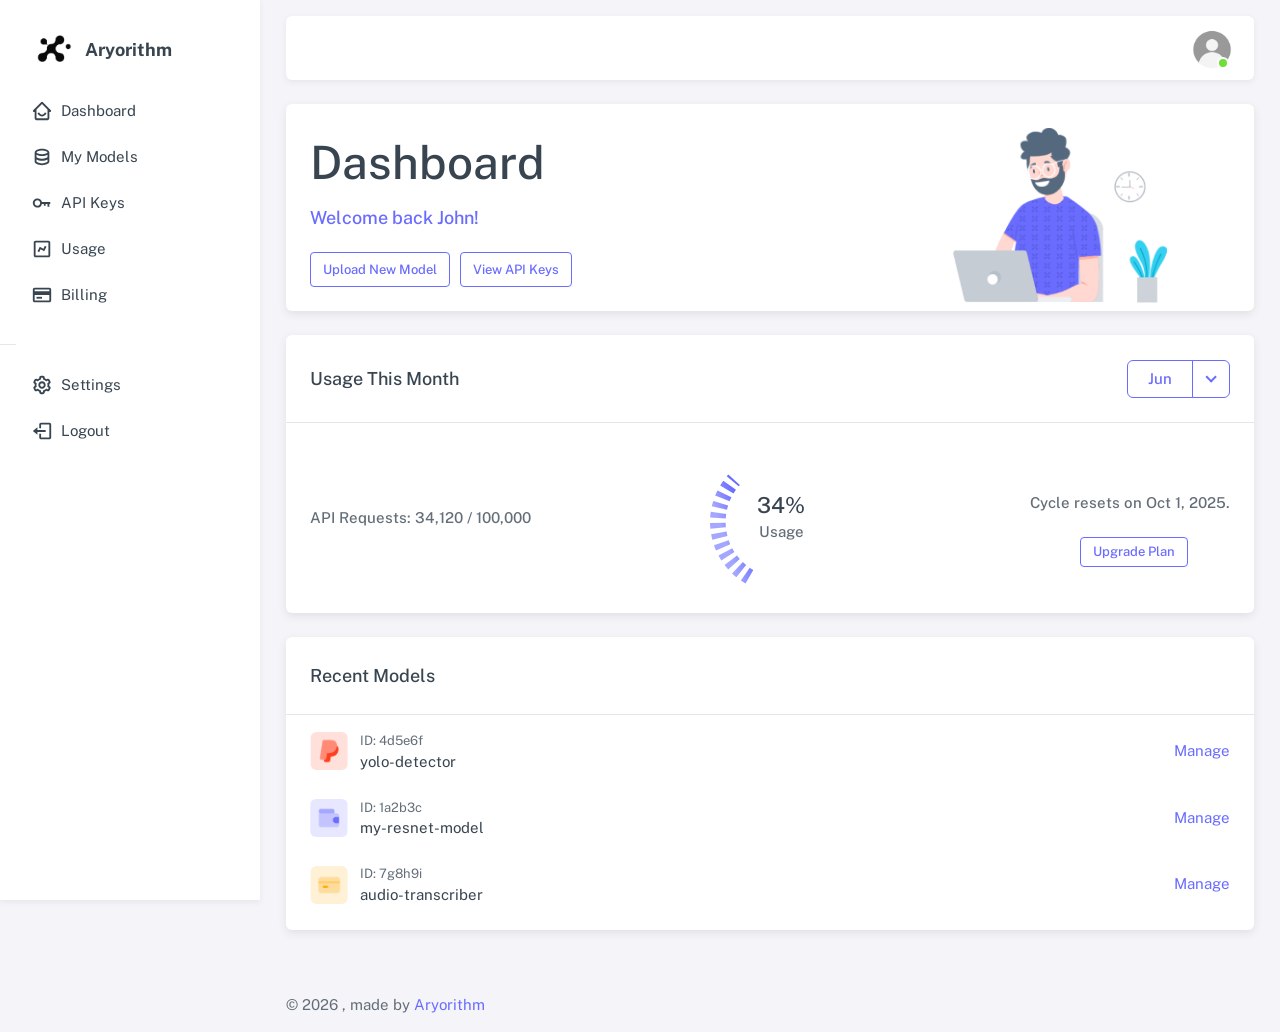
<file: dashboard.html>
<!Doctype html>

<html lang="en" class="layout-menu-fixed layout-compact" data-assets-path="assets/"
  data-template="vertical-menu-template-free">

<head>
  <meta charset="utf-8" />
  <meta name="viewport"
    content="width=device-width, initial-scale=1.0, user-scalable=no, minimum-scale=1.0, maximum-scale=1.0" />

  <title>Dashboard - Aryorithm</title>

  <meta name="description" content="" />

  <!-- Favicon -->
  <link rel="icon" type="image/x-icon" href="assets/img/favicon/fav-white.png" />

  <!-- Fonts -->
  <link rel="preconnect" href="https://fonts.googleapis.com" />
  <link rel="preconnect" href="https://fonts.gstatic.com" crossorigin />
  <link
    href="https://fonts.googleapis.com/css2?family=Public+Sans:ital,wght@0,300;0,400;0,500;0,600;0,700;1,300;1,400;1,500;1,600;1,700&display=swap"
    rel="stylesheet" />

  <link rel="stylesheet" href="assets/vendor/fonts/iconify-icons.css" />

  <!-- Core CSS -->
  <!-- build:css assets/vendor/css/theme.css  -->

  <link rel="stylesheet" href="assets/vendor/css/core.css" />
  <link rel="stylesheet" href="assets/css/demo.css" />

  <!-- Vendors CSS -->

  <link rel="stylesheet" href="assets/vendor/libs/perfect-scrollbar/perfect-scrollbar.css" />

  <!-- endbuild -->

  <link rel="stylesheet" href="assets/vendor/libs/apex-charts/apex-charts.css" />

  <!-- Page CSS -->

  <!-- Helpers -->
  <script src="assets/vendor/js/helpers.js"></script>
  <!--! Template customizer & Theme config files MUST be included after core stylesheets and helpers.js in the <head> section -->

  <!--? Config:  Mandatory theme config file contain global vars & default theme options, Set your preferred theme option in this file.  -->

  <script src="assets/js/config.js"></script>
</head>

<body>
  <!-- Layout wrapper -->
  <div class="layout-wrapper layout-content-navbar">
    <div class="layout-container">
      <!-- Menu -->

      <aside id="layout-menu" class="layout-menu menu-vertical menu bg-menu-theme">
        <div class="app-brand demo">
          <a href="index.html" class="app-brand-link">
            <div class="brand-logo">
              <img src="assets/img/favicon/ar-black.png" alt="logo">
            </div>

            <span class="app-brand-text demo menu-text fw-bold ms-2">Aryorithm</span>
          </a>

          <a href="javascript:void(0);" class="layout-menu-toggle menu-link text-large ms-auto">
            <i class="bx bx-chevron-left d-block d-xl-none align-middle"></i>
          </a>
        </div>

        <div class="menu-divider mt-0"></div>

        <div class="menu-inner-shadow"></div>

        <ul class="menu-inner py-1">


          <li class="menu-item">
            <a href="dashboard.html"
              target="_blank" class="menu-link">
              <i class="menu-icon tf-icons bx bx-home-smile"></i>
              <div class="text-truncate" data-i18n="Dashboards">Dashboard</div>
            </a>
          </li>
          <li class="menu-item">
            <a href="models.html"
              target="_blank" class="menu-link">
              <i class="menu-icon tf-icons bx bx-data"></i>
              <div class="text-truncate" data-i18n="Layouts">My Models</div>
            </a>
          </li>
          <li class="menu-item">
            <a href="api.html"
              target="_blank" class="menu-link">
              <i class="menu-icon tf-icons bx bx-key"></i>
              <div class="text-truncate" data-i18n="Front Pages">API Keys</div>
            </a>
          </li>
           <li class="menu-item">
            <a href="usage.html" target="_blank" class="menu-link">
              <i class="menu-icon tf-icons bx bx-chart"></i>
              <div class="text-truncate" data-i18n="Kanban">Usage</div>
            </a>
          </li>
          <li class="menu-item">
            <a href="billing.html"
              target="_blank" class="menu-link">
              <i class="menu-icon tf-icons bx bx-credit-card"></i>
              <div class="text-truncate" data-i18n="Kanban">Billing </div>
            </a>
          </li>
          <!-- Components -->
          <li class="menu-header small text-uppercase"><span class="menu-header-text"> </span></li>
          <!-- Cards -->
          <li class="menu-item">
            <a href="cards-basic.html" class="menu-link">
              <i class="menu-icon tf-icons bx bx-cog"></i>
              <div class="text-truncate" data-i18n="Basic">Settings</div>
            </a>
          </li>
          <li class="menu-item">
            <a href="cards-basic.html" class="menu-link">
              <i class="menu-icon tf-icons bx bx-log-out"></i>
              <div class="text-truncate" data-i18n="Basic">Logout</div>
            </a>
          </li>
          <!-- Data Tables -->

        </ul>
      </aside>
      <!-- / Menu -->

      <!-- Layout container -->
      <div class="layout-page">
        <!-- Navbar -->

        <nav
          class="layout-navbar container-xxl navbar-detached navbar navbar-expand-xl align-items-center bg-navbar-theme"
          id="layout-navbar">
          <div class="layout-menu-toggle navbar-nav align-items-xl-center me-4 me-xl-0 d-xl-none">
            <a class="nav-item nav-link px-0 me-xl-6" href="javascript:void(0)">
              <i class="icon-base bx bx-menu icon-md"></i>
            </a>
          </div>

          <div class="navbar-nav-right d-flex align-items-center justify-content-end" id="navbar-collapse">

            <ul class="navbar-nav flex-row align-items-center ms-md-auto">

              <!-- User -->
              <li class="nav-item navbar-dropdown dropdown-user dropdown">
                <a class="nav-link dropdown-toggle hide-arrow p-0" href="javascript:void(0);" data-bs-toggle="dropdown">
                  <div class="avatar avatar-online">
                    <img src="assets/img/avatars/profile.jpg" alt class="w-px-40 h-auto rounded-circle" />
                  </div>
                </a>
                <ul class="dropdown-menu dropdown-menu-end">
                  <li>
                    <a class="dropdown-item" href="#">
                      <div class="d-flex">
                        <div class="flex-shrink-0 me-3">
                          <div class="avatar avatar-online">
                            <img src="assets/img/avatars/profile.jpg" alt class="w-px-40 h-auto rounded-circle" />
                          </div>
                        </div>
                        <div class="flex-grow-1">
                          <h6 class="mb-0">John Doe</h6>
                          <small class="text-body-secondary">Admin</small>
                        </div>
                      </div>
                    </a>
                  </li>
                  <li>
                    <div class="dropdown-divider my-1"></div>
                  </li>
                  <li>
                    <a class="dropdown-item" href="#">
                      <i class="icon-base bx bx-user icon-md me-3"></i><span>My Profile</span>
                    </a>
                  </li>
                  <li>
                    <a class="dropdown-item" href="#">
                      <i class="icon-base tf-icons bx bx-cog me-3"></i><span>Settings</span>
                    </a>
                  </li>
                  <li>
                    <a class="dropdown-item" href="#">
                      <span class="d-flex align-items-center align-middle">
                        <i class="flex-shrink-0 icon-base bx bx-credit-card icon-md me-3"></i><span
                          class="flex-grow-1 align-middle">Billing Plan</span>
                        <span class="flex-shrink-0 badge rounded-pill bg-danger">4</span>
                      </span>
                    </a>
                  </li>
                  <li>
                    <div class="dropdown-divider my-1"></div>
                  </li>
                  <li>
                    <a class="dropdown-item" href="javascript:void(0);">
                      <i class="icon-base tf-icons bx bx-log-out me-3"></i></i><span>Logout</span>
                    </a>
                  </li>
                </ul>
              </li>
              <!--/ User -->
            </ul>
          </div>
        </nav>

        <!-- / Navbar -->

        <!-- Content wrapper -->
        <div class="content-wrapper">
          <!-- Content -->
          <div class="container-xxl flex-grow-1 container-p-y">
            <div class="row">
              <div class="col-xxl-8 mb-6 order-0">
                <div class="card">
                  <div class="d-flex align-items-start row">
                    <div class="col-sm-7">
                      <div class="card-body">
                        <h1 class="card-title">Dashboard</h1>
                        <h5 class="card-title text-primary mb-3">Welcome back John!</h5>
                        <div class="card-body-btn">
                          <a href="javascript:;" class="btn btn-sm btn-outline-primary">Upload New Model</a>
                          <a href="javascript:;" class="btn btn-sm btn-outline-primary">View API Keys</a>
                        </div>

                      </div>
                    </div>
                    <div class="col-sm-5 text-center text-sm-left">
                      <div class="card-body pb-0 px-0 px-md-6">
                        <img src="assets/img/illustrations/man-with-laptop.png" height="175" alt="View Badge User" />
                      </div>
                    </div>
                  </div>
                </div>
              </div>
              <!-- Total Revenue -->
              <div class="col-12 col-xxl-8 order-2 order-md-3 order-xxl-2 mb-6 total-revenue">
                <div class="card">
                  <div class="row row-bordered g-0">
                    <div class="col-lg-12">
                      <div class="card-header d-flex align-items-center justify-content-between">
                        <div class="card-title mb-0">
                          <h5 class="m-0 me-2">Usage This Month</h5>

                        </div>
                        <div class="text-center mb-0">
                          <div class="btn-group">
                            <button type="button" class="btn btn-outline-primary">
                              <!-- <script>
                                document.write(new Date().getFullYear() - 1);
                              </script> -->
                              Jun
                            </button>
                            <button type="button" class="btn btn-outline-primary dropdown-toggle dropdown-toggle-split"
                              data-bs-toggle="dropdown" aria-expanded="false">
                              <span class="visually-hidden">Toggle Dropdown</span>
                            </button>
                            <ul class="dropdown-menu">
                              <li><a class="dropdown-item" href="javascript:void(0);">Jun</a></li>
                              <li><a class="dropdown-item" href="javascript:void(0);">Aug</a></li>
                              <li><a class="dropdown-item" href="javascript:void(0);">May</a></li>
                            </ul>
                          </div>
                        </div>
                      </div>
                    </div>
                    <div class="col-lg-12">
                      <div class="card-body-chart px-xl-6 py-6 d-flex align-items-center flex-row">
                        <div class="text-center fw-medium my-6">API Requests: 34,120 / 100,000 </div>
                        <div id="growthChart"></div>
                        <div>
                          <div class="text-center fw-medium my-6"> Cycle resets on Oct 1, 2025.</div>
                          <a href="javascript:;" class="btn btn-sm btn-outline-primary">Upgrade Plan</a>
                        </div>
                      </div>


                    </div>


                  </div>


                </div>
              </div>
              <!--/ Total Revenue -->

            </div>

            <div class="row">
              <!-- Transactions -->
              <div class="col-12 col-xxl-8 order-2 order-md-3 order-xxl-2 mb-6 total-revenue">
                <div class="card">
                  <div class="row row-bordered g-0">
                    <div class="col-lg-12">
                      <div class="card-header d-flex align-items-center justify-content-between">
                        <div class="card-title mb-0">
                          <h5 class="m-0 me-2">Recent Models</h5>

                        </div>
                      </div>
                        

                    </div>

                    <div class="card-body pt-4">
                    <ul class="p-0 m-0">
                      <li class="d-flex align-items-center mb-6">
                        <div class="avatar flex-shrink-0 me-3">
                          <img src="../assets/img/icons/unicons/paypal.png" alt="User" class="rounded" />
                        </div>
                        <div class="d-flex w-100 flex-wrap align-items-center justify-content-between gap-2">
                          <div class="me-2">
                            <small>ID: 4d5e6f</small>
                            <h6 class="fw-normal mb-0">yolo-detector</h6>
                          </div>
                          <div class="user-progress d-flex align-items-center gap-2">
                             <a href="#"> Manage</a>
                          </div>
                        </div>
                      </li>

                      <li class="d-flex align-items-center mb-6">
                        <div class="avatar flex-shrink-0 me-3">
                          <img src="../assets/img/icons/unicons/wallet.png" alt="User" class="rounded" />
                        </div>
                        <div class="d-flex w-100 flex-wrap align-items-center justify-content-between gap-2">
                          <div class="me-2">
                            <small>ID: 1a2b3c</small>
                            <h6 class="fw-normal mb-0">my-resnet-model</h6>
                          </div>
                          <div class="user-progress d-flex align-items-center gap-2">
                            <a href="#"> Manage</a>
                          </div>
                        </div>
                      </li>
                      <li class="d-flex align-items-center">
                        <div class="avatar flex-shrink-0 me-3">
                          <img src="../assets/img/icons/unicons/cc-warning.png" alt="User" class="rounded" />
                        </div>
                        <div class="d-flex w-100 flex-wrap align-items-center justify-content-between gap-2">
                          <div class="me-2">
                            <small>ID: 7g8h9i</small>
                            <h6 class="fw-normal mb-0">audio-transcriber </h6>
                          </div>
                          <div class="user-progress d-flex align-items-center gap-2">
                             <a href="#"> Manage</a>
                          </div>
                        </div>
                      </li>
                    </ul>
                  </div>
                </div>


                  </div>


                </div>
              </div>
                  
  

            </div>
          </div>
          <!-- / Content -->

          <!-- Footer -->
          <footer class="content-footer footer bg-footer-theme">
            <div class="container-xxl">
              <div
                class="footer-container d-flex align-items-center justify-content-between py-4 flex-md-row flex-column">
                <div class="mb-2 mb-md-0">
                  &#169;
                  <script>
                    document.write(new Date().getFullYear());
                  </script>
                  , made by
                  <a href="https://Aryorithm.com" target="_blank" class="footer-link">Aryorithm</a>
                </div>

              </div>
            </div>
          </footer>
          <!-- / Footer -->

          <div class="content-backdrop fade"></div>
        </div>
        <!-- Content wrapper -->
      </div>
      <!-- / Layout page -->
    </div>

    <!-- Overlay -->
    <div class="layout-overlay layout-menu-toggle"></div>
  </div>
  <!-- / Layout wrapper -->



  <!-- Core JS -->

  <script src="assets/vendor/libs/jquery/jquery.js"></script>

  <script src="assets/vendor/libs/popper/popper.js"></script>
  <script src="assets/vendor/js/bootstrap.js"></script>

  <script src="assets/vendor/libs/perfect-scrollbar/perfect-scrollbar.js"></script>

  <script src="assets/vendor/js/menu.js"></script>

  <!-- endbuild -->

  <!-- Vendors JS -->
  <script src="assets/vendor/libs/apex-charts/apexcharts.js"></script>

  <!-- Main JS -->

  <script src="assets/js/main.js"></script>

  <!-- Page JS -->
  <script src="assets/js/dashboards-analytics.js"></script>

  <!-- Place this tag before closing body tag for github widget button. -->
  <script async defer src="https://buttons.github.io/buttons.js"></script>
</body>

</html>
</file>
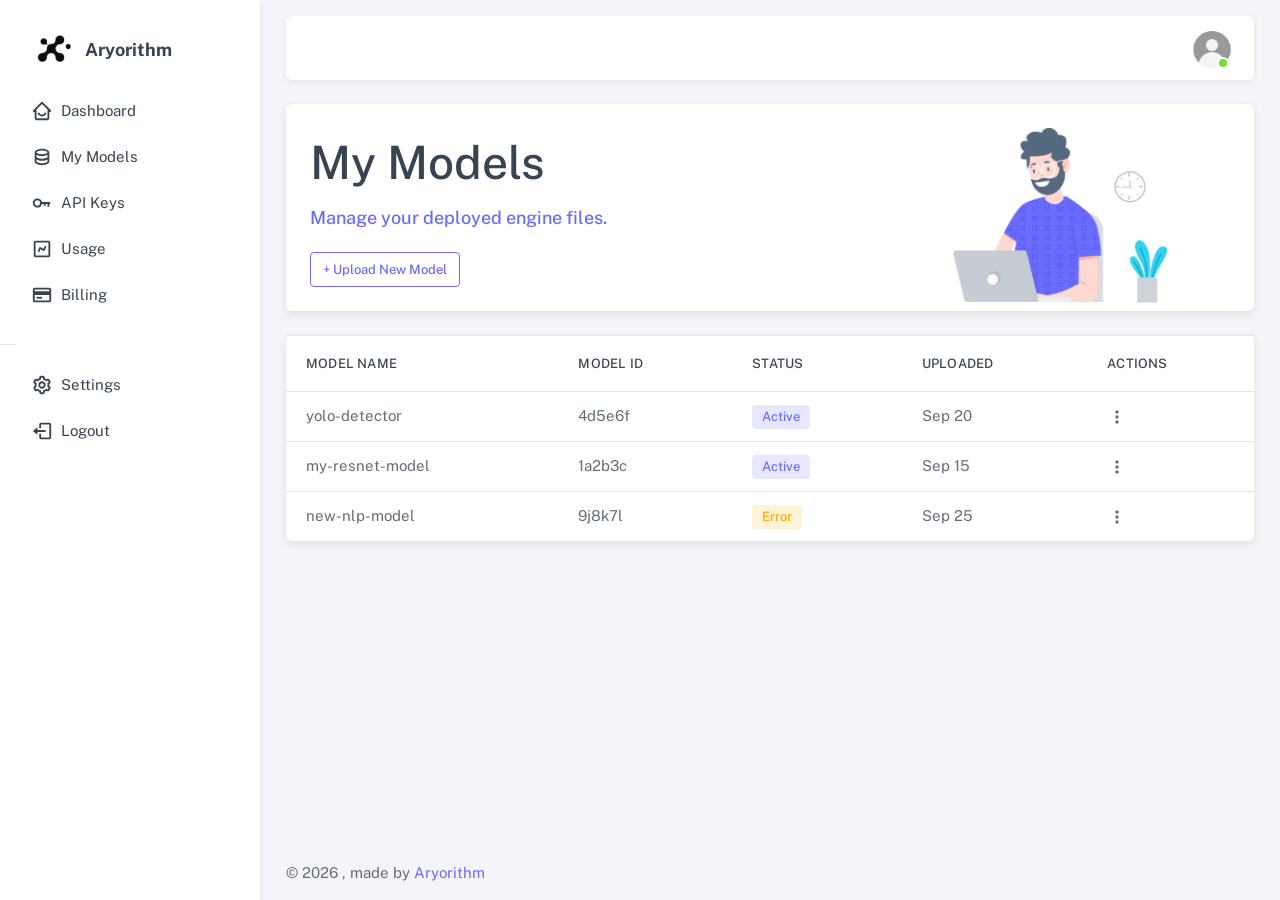
<file: models.html>
<!Doctype html>

<html lang="en" class="layout-menu-fixed layout-compact" data-assets-path="assets/"
  data-template="vertical-menu-template-free">

<head>
  <meta charset="utf-8" />
  <meta name="viewport"
    content="width=device-width, initial-scale=1.0, user-scalable=no, minimum-scale=1.0, maximum-scale=1.0" />

  <title>MyModels - Aryorithm</title>

  <meta name="description" content="" />

  <!-- Favicon -->
  <link rel="icon" type="image/x-icon" href="assets/img/favicon/ar-w (3).png" />

  <!-- Fonts -->
  <link rel="preconnect" href="https://fonts.googleapis.com" />
  <link rel="preconnect" href="https://fonts.gstatic.com" crossorigin />
  <link
    href="https://fonts.googleapis.com/css2?family=Public+Sans:ital,wght@0,300;0,400;0,500;0,600;0,700;1,300;1,400;1,500;1,600;1,700&display=swap"
    rel="stylesheet" />

  <link rel="stylesheet" href="assets/vendor/fonts/iconify-icons.css" />

  <!-- Core CSS -->
  <!-- build:css assets/vendor/css/theme.css  -->

  <link rel="stylesheet" href="assets/vendor/css/core.css" />
  <link rel="stylesheet" href="assets/css/demo.css" />

  <!-- Vendors CSS -->

  <link rel="stylesheet" href="assets/vendor/libs/perfect-scrollbar/perfect-scrollbar.css" />

  <!-- endbuild -->

  <link rel="stylesheet" href="assets/vendor/libs/apex-charts/apex-charts.css" />

  <!-- Page CSS -->

  <!-- Helpers -->
  <script src="assets/vendor/js/helpers.js"></script>
  <!--! Template customizer & Theme config files MUST be included after core stylesheets and helpers.js in the <head> section -->

  <!--? Config:  Mandatory theme config file contain global vars & default theme options, Set your preferred theme option in this file.  -->

  <script src="assets/js/config.js"></script>
</head>

<body>
  <!-- Layout wrapper -->
  <div class="layout-wrapper layout-content-navbar">
    <div class="layout-container">
      <!-- Menu -->

      <aside id="layout-menu" class="layout-menu menu-vertical menu bg-menu-theme">
        <div class="app-brand demo">
          <a href="index.html" class="app-brand-link">
            <div class="brand-logo">
              <img src="assets/img/favicon/ar-black.png" alt="logo">
            </div>

            <span class="app-brand-text demo menu-text fw-bold ms-2">Aryorithm</span>
          </a>

          <a href="javascript:void(0);" class="layout-menu-toggle menu-link text-large ms-auto">
            <i class="bx bx-chevron-left d-block d-xl-none align-middle"></i>
          </a>
        </div>

        <div class="menu-divider mt-0"></div>

        <div class="menu-inner-shadow"></div>

        <ul class="menu-inner py-1">


          <li class="menu-item">
            <a href="dashboard.html"
              target="_blank" class="menu-link">
              <i class="menu-icon tf-icons bx bx-home-smile"></i>
              <div class="text-truncate" data-i18n="Dashboards">Dashboard</div>
            </a>
          </li>
          <li class="menu-item">
            <a href="models.html"
              target="_blank" class="menu-link">
              <i class="menu-icon tf-icons bx bx-data"></i>
              <div class="text-truncate" data-i18n="Layouts">My Models</div>
            </a>
          </li>
          <li class="menu-item">
            <a href="api.html"
              target="_blank" class="menu-link">
              <i class="menu-icon tf-icons bx bx-key"></i>
              <div class="text-truncate" data-i18n="Front Pages">API Keys</div>
            </a>
          </li>
           <li class="menu-item">
            <a href="usage.html" target="_blank" class="menu-link">
              <i class="menu-icon tf-icons bx bx-chart"></i>
              <div class="text-truncate" data-i18n="Kanban">Usage</div>
            </a>
          </li>
          <li class="menu-item">
            <a href="billing.html"
              target="_blank" class="menu-link">
              <i class="menu-icon tf-icons bx bx-credit-card"></i>
              <div class="text-truncate" data-i18n="Kanban">Billing </div>
            </a>
          </li>
          <!-- Components -->
          <li class="menu-header small text-uppercase"><span class="menu-header-text"> </span></li>
          <!-- Cards -->
          <li class="menu-item">
            <a href="cards-basic.html" class="menu-link">
              <i class="menu-icon tf-icons bx bx-cog"></i>
              <div class="text-truncate" data-i18n="Basic">Settings</div>
            </a>
          </li>
          <li class="menu-item">
            <a href="cards-basic.html" class="menu-link">
              <i class="menu-icon tf-icons bx bx-log-out"></i>
              <div class="text-truncate" data-i18n="Basic">Logout</div>
            </a>
          </li>
          <!-- Data Tables -->

        </ul>
      </aside>
      <!-- / Menu -->

      <!-- Layout container -->
      <div class="layout-page">
        <!-- Navbar -->

        <nav
          class="layout-navbar container-xxl navbar-detached navbar navbar-expand-xl align-items-center bg-navbar-theme"
          id="layout-navbar">
          <div class="layout-menu-toggle navbar-nav align-items-xl-center me-4 me-xl-0 d-xl-none">
            <a class="nav-item nav-link px-0 me-xl-6" href="javascript:void(0)">
              <i class="icon-base bx bx-menu icon-md"></i>
            </a>
          </div>

          <div class="navbar-nav-right d-flex align-items-center justify-content-end" id="navbar-collapse">

            <ul class="navbar-nav flex-row align-items-center ms-md-auto">

              <!-- User -->
              <li class="nav-item navbar-dropdown dropdown-user dropdown">
                <a class="nav-link dropdown-toggle hide-arrow p-0" href="javascript:void(0);" data-bs-toggle="dropdown">
                  <div class="avatar avatar-online">
                    <img src="assets/img/avatars/profile.jpg" alt class="w-px-40 h-auto rounded-circle" />
                  </div>
                </a>
                <ul class="dropdown-menu dropdown-menu-end">
                  <li>
                    <a class="dropdown-item" href="#">
                      <div class="d-flex">
                        <div class="flex-shrink-0 me-3">
                          <div class="avatar avatar-online">
                            <img src="assets/img/avatars/profile.jpg" alt class="w-px-40 h-auto rounded-circle" />
                          </div>
                        </div>
                        <div class="flex-grow-1">
                          <h6 class="mb-0">John Doe</h6>
                          <small class="text-body-secondary">Admin</small>
                        </div>
                      </div>
                    </a>
                  </li>
                  <li>
                    <div class="dropdown-divider my-1"></div>
                  </li>
                  <li>
                    <a class="dropdown-item" href="#">
                      <i class="icon-base bx bx-user icon-md me-3"></i><span>My Profile</span>
                    </a>
                  </li>
                  <li>
                    <a class="dropdown-item" href="#">
                      <i class="icon-base tf-icons bx bx-cog me-3"></i><span>Settings</span>
                    </a>
                  </li>
                  <li>
                    <a class="dropdown-item" href="#">
                      <span class="d-flex align-items-center align-middle">
                        <i class="flex-shrink-0 icon-base bx bx-credit-card icon-md me-3"></i><span
                          class="flex-grow-1 align-middle">Billing Plan</span>
                        <span class="flex-shrink-0 badge rounded-pill bg-danger">4</span>
                      </span>
                    </a>
                  </li>
                  <li>
                    <div class="dropdown-divider my-1"></div>
                  </li>
                  <li>
                    <a class="dropdown-item" href="javascript:void(0);">
                      <i class="icon-base tf-icons bx bx-log-out me-3"></i></i><span>Logout</span>
                    </a>
                  </li>
                </ul>
              </li>
              <!--/ User -->
            </ul>
          </div>
        </nav>

        <!-- / Navbar -->

        <!-- Content wrapper -->
        <div class="content-wrapper">
          <!-- Content -->
          <div class="container-xxl flex-grow-1 container-p-y">
            <div class="row">
              <div class="col-xxl-8 mb-6 order-0">
                <div class="card">
                  <div class="d-flex align-items-start row">
                    <div class="col-sm-7">
                      <div class="card-body">
                        <h1 class="card-title">My Models</h1>
                        <h5 class="card-title text-primary mb-3">Manage your deployed engine files.</h5>
                        <div class="card-body-btn">
                          <a href="javascript:;" class="btn btn-sm btn-outline-primary">+ Upload New Model</a>
                        </div>

                      </div>
                    </div>
                    <div class="col-sm-5 text-center text-sm-left">
                      <div class="card-body pb-0 px-0 px-md-6">
                        <img src="assets/img/illustrations/man-with-laptop.png" height="175" alt="View Badge User" />
                      </div>
                    </div>
                  </div>
                </div>
              </div>
            </div>

            <!-- table -->
              <div class="card">
                <div class="table-responsive text-nowrap">
                  <table class="table table-hover">
                    <thead>
                      <tr>
                        <th>Model Name</th>
                        <th>Model ID </th>
                        <th>Status</th>
                        <th>Uploaded</th>
                        <th>Actions</th>
                      </tr>
                    </thead>
                    <tbody class="table-border-bottom-0">
                      <tr>
                        <td>
                           <span>yolo-detector</span>
                        </td>
                        <td>4d5e6f</td>
                        <td><span class="badge bg-label-primary me-1">Active</span></td>
                        <td><span>Sep 20</span></td>
                        <td>
                          <div class="dropdown">
                            <button type="button" class="btn p-0 dropdown-toggle hide-arrow" data-bs-toggle="dropdown">
                              <i class="icon-base bx bx-dots-vertical-rounded"></i>
                            </button>
                            <div class="dropdown-menu">
                              <a class="dropdown-item" href="javascript:void(0);"><i
                                  class="icon-base bx bx-edit-alt me-1"></i> Edit</a>
                              <a class="dropdown-item" href="javascript:void(0);"><i
                                  class="icon-base bx bx-trash me-1"></i> Delete</a>
                            </div>
                          </div>
                        </td>
                      </tr>
                      <tr>
                        <td>
                           <span>my-resnet-model</span>
                        </td>
                        <td>1a2b3c</td>
                        <td><span class="badge bg-label-primary me-1">Active</span></td>
                        <td><span>Sep 15</span></td>
                        <td>
                          <div class="dropdown">
                            <button type="button" class="btn p-0 dropdown-toggle hide-arrow" data-bs-toggle="dropdown">
                              <i class="icon-base bx bx-dots-vertical-rounded"></i>
                            </button>
                            <div class="dropdown-menu">
                              <a class="dropdown-item" href="javascript:void(0);"><i
                                  class="icon-base bx bx-edit-alt me-1"></i> Edit</a>
                              <a class="dropdown-item" href="javascript:void(0);"><i
                                  class="icon-base bx bx-trash me-1"></i> Delete</a>
                            </div>
                          </div>
                        </td>
                      </tr>

                      <tr>
                        <td>
                           <span>new-nlp-model</span>
                        </td>
                        <td>9j8k7l</td>
                        <td><span class="badge bg-label-warning me-1">Error</span></td>
                        <td><span>Sep 25</span></td>
                        <td>
                          <div class="dropdown">
                            <button type="button" class="btn p-0 dropdown-toggle hide-arrow" data-bs-toggle="dropdown">
                              <i class="icon-base bx bx-dots-vertical-rounded"></i>
                            </button>
                            <div class="dropdown-menu">
                              <a class="dropdown-item" href="javascript:void(0);"><i
                                  class="icon-base bx bx-edit-alt me-1"></i> Edit</a>
                              <a class="dropdown-item" href="javascript:void(0);"><i
                                  class="icon-base bx bx-trash me-1"></i> Delete</a>
                            </div>
                          </div>
                        </td>
                      </tr>

                      
                    </tbody>
                  </table>
                </div>
              </div>
              <!--/ table -->
          </div>
          <!-- / Content -->

          <!-- Footer -->
          <footer class="content-footer footer bg-footer-theme">
            <div class="container-xxl">
              <div
                class="footer-container d-flex align-items-center justify-content-between py-4 flex-md-row flex-column">
                <div class="mb-2 mb-md-0">
                  &#169;
                  <script>
                    document.write(new Date().getFullYear());
                  </script>
                  , made by
                  <a href="https://Aryorithm.com" target="_blank" class="footer-link">Aryorithm</a>
                </div>

              </div>
            </div>
          </footer>
          <!-- / Footer -->

          <div class="content-backdrop fade"></div>
        </div>
        <!-- Content wrapper -->
      </div>
      <!-- / Layout page -->
    </div>

    <!-- Overlay -->
    <div class="layout-overlay layout-menu-toggle"></div>
  </div>
  <!-- / Layout wrapper -->



  <!-- Core JS -->

  <script src="assets/vendor/libs/jquery/jquery.js"></script>

  <script src="assets/vendor/libs/popper/popper.js"></script>
  <script src="assets/vendor/js/bootstrap.js"></script>

  <script src="assets/vendor/libs/perfect-scrollbar/perfect-scrollbar.js"></script>

  <script src="assets/vendor/js/menu.js"></script>

  <!-- endbuild -->

  <!-- Vendors JS -->
  <script src="assets/vendor/libs/apex-charts/apexcharts.js"></script>

  <!-- Main JS -->

  <script src="assets/js/main.js"></script>

  <!-- Page JS -->
  <script src="assets/js/dashboards-analytics.js"></script>

  <!-- Place this tag before closing body tag for github widget button. -->
  <script async defer src="https://buttons.github.io/buttons.js"></script>
</body>

</html>
</file>
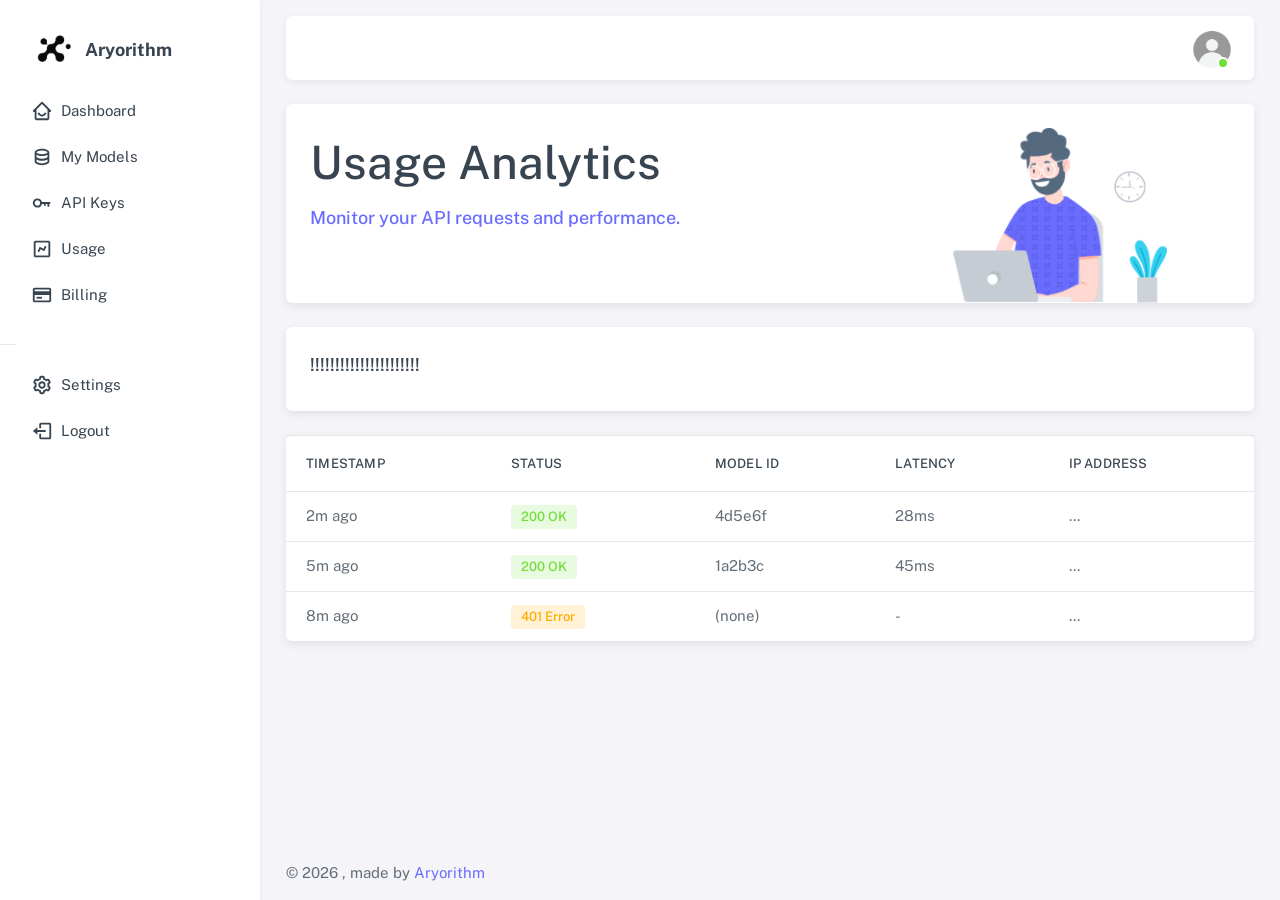
<file: usage.html>
<!Doctype html>

<html lang="en" class="layout-menu-fixed layout-compact" data-assets-path="assets/"
  data-template="vertical-menu-template-free">

<head>
  <meta charset="utf-8" />
  <meta name="viewport"
    content="width=device-width, initial-scale=1.0, user-scalable=no, minimum-scale=1.0, maximum-scale=1.0" />

  <title>Usage - Aryorithm</title>

  <meta name="description" content="" />

  <!-- Favicon -->
  <link rel="icon" type="image/x-icon" href="assets/img/favicon/ar-w (3).png" />

  <!-- Fonts -->
  <link rel="preconnect" href="https://fonts.googleapis.com" />
  <link rel="preconnect" href="https://fonts.gstatic.com" crossorigin />
  <link
    href="https://fonts.googleapis.com/css2?family=Public+Sans:ital,wght@0,300;0,400;0,500;0,600;0,700;1,300;1,400;1,500;1,600;1,700&display=swap"
    rel="stylesheet" />

  <link rel="stylesheet" href="assets/vendor/fonts/iconify-icons.css" />

  <!-- Core CSS -->
  <!-- build:css assets/vendor/css/theme.css  -->

  <link rel="stylesheet" href="assets/vendor/css/core.css" />
  <link rel="stylesheet" href="assets/css/demo.css" />

  <!-- Vendors CSS -->

  <link rel="stylesheet" href="assets/vendor/libs/perfect-scrollbar/perfect-scrollbar.css" />

  <!-- endbuild -->

  <link rel="stylesheet" href="assets/vendor/libs/apex-charts/apex-charts.css" />

  <!-- Page CSS -->

  <!-- Helpers -->
  <script src="assets/vendor/js/helpers.js"></script>
  <!--! Template customizer & Theme config files MUST be included after core stylesheets and helpers.js in the <head> section -->

  <!--? Config:  Mandatory theme config file contain global vars & default theme options, Set your preferred theme option in this file.  -->

  <script src="assets/js/config.js"></script>
</head>

<body>
  <!-- Layout wrapper -->
  <div class="layout-wrapper layout-content-navbar">
    <div class="layout-container">
      <!-- Menu -->

      <aside id="layout-menu" class="layout-menu menu-vertical menu bg-menu-theme">
        <div class="app-brand demo">
          <a href="index.html" class="app-brand-link">
            <div class="brand-logo">
              <img src="assets/img/favicon/ar-black.png" alt="logo">
            </div>

            <span class="app-brand-text demo menu-text fw-bold ms-2">Aryorithm</span>
          </a>

          <a href="javascript:void(0);" class="layout-menu-toggle menu-link text-large ms-auto">
            <i class="bx bx-chevron-left d-block d-xl-none align-middle"></i>
          </a>
        </div>

        <div class="menu-divider mt-0"></div>

        <div class="menu-inner-shadow"></div>

        <ul class="menu-inner py-1">


          <li class="menu-item">
            <a href="dashboard.html" target="_blank" class="menu-link">
              <i class="menu-icon tf-icons bx bx-home-smile"></i>
              <div class="text-truncate" data-i18n="Dashboards">Dashboard</div>
            </a>
          </li>
          <li class="menu-item">
            <a href="models.html" target="_blank" class="menu-link">
              <i class="menu-icon tf-icons bx bx-data"></i>
              <div class="text-truncate" data-i18n="Layouts">My Models</div>
            </a>
          </li>
          <li class="menu-item">
            <a href="api.html" target="_blank" class="menu-link">
              <i class="menu-icon tf-icons bx bx-key"></i>
              <div class="text-truncate" data-i18n="Front Pages">API Keys</div>
            </a>
          </li>
          <li class="menu-item">
            <a href="usage.html" target="_blank" class="menu-link">
              <i class="menu-icon tf-icons bx bx-chart"></i>
              <div class="text-truncate" data-i18n="Kanban">Usage</div>
            </a>
          </li>
          <li class="menu-item">
            <a href="billing.html"
              target="_blank" class="menu-link">
              <i class="menu-icon tf-icons bx bx-credit-card"></i>
              <div class="text-truncate" data-i18n="Kanban">Billing </div>
            </a>
          </li>
          <!-- Components -->
          <li class="menu-header small text-uppercase"><span class="menu-header-text"> </span></li>
          <!-- Cards -->
          <li class="menu-item">
            <a href="cards-basic.html" class="menu-link">
              <i class="menu-icon tf-icons bx bx-cog"></i>
              <div class="text-truncate" data-i18n="Basic">Settings</div>
            </a>
          </li>
          <li class="menu-item">
            <a href="cards-basic.html" class="menu-link">
              <i class="menu-icon tf-icons bx bx-log-out"></i>
              <div class="text-truncate" data-i18n="Basic">Logout</div>
            </a>
          </li>
          <!-- Data Tables -->

        </ul>
      </aside>
      <!-- / Menu -->

      <!-- Layout container -->
      <div class="layout-page">
        <!-- Navbar -->

        <nav
          class="layout-navbar container-xxl navbar-detached navbar navbar-expand-xl align-items-center bg-navbar-theme"
          id="layout-navbar">
          <div class="layout-menu-toggle navbar-nav align-items-xl-center me-4 me-xl-0 d-xl-none">
            <a class="nav-item nav-link px-0 me-xl-6" href="javascript:void(0)">
              <i class="icon-base bx bx-menu icon-md"></i>
            </a>
          </div>

          <div class="navbar-nav-right d-flex align-items-center justify-content-end" id="navbar-collapse">

            <ul class="navbar-nav flex-row align-items-center ms-md-auto">

              <!-- User -->
              <li class="nav-item navbar-dropdown dropdown-user dropdown">
                <a class="nav-link dropdown-toggle hide-arrow p-0" href="javascript:void(0);" data-bs-toggle="dropdown">
                  <div class="avatar avatar-online">
                    <img src="assets/img/avatars/profile.jpg" alt class="w-px-40 h-auto rounded-circle" />
                  </div>
                </a>
                <ul class="dropdown-menu dropdown-menu-end">
                  <li>
                    <a class="dropdown-item" href="#">
                      <div class="d-flex">
                        <div class="flex-shrink-0 me-3">
                          <div class="avatar avatar-online">
                            <img src="assets/img/avatars/profile.jpg" alt class="w-px-40 h-auto rounded-circle" />
                          </div>
                        </div>
                        <div class="flex-grow-1">
                          <h6 class="mb-0">John Doe</h6>
                          <small class="text-body-secondary">Admin</small>
                        </div>
                      </div>
                    </a>
                  </li>
                  <li>
                    <div class="dropdown-divider my-1"></div>
                  </li>
                  <li>
                    <a class="dropdown-item" href="#">
                      <i class="icon-base bx bx-user icon-md me-3"></i><span>My Profile</span>
                    </a>
                  </li>
                  <li>
                    <a class="dropdown-item" href="#">
                      <i class="icon-base tf-icons bx bx-cog me-3"></i><span>Settings</span>
                    </a>
                  </li>
                  <li>
                    <a class="dropdown-item" href="#">
                      <span class="d-flex align-items-center align-middle">
                        <i class="flex-shrink-0 icon-base bx bx-credit-card icon-md me-3"></i><span
                          class="flex-grow-1 align-middle">Billing Plan</span>
                        <span class="flex-shrink-0 badge rounded-pill bg-danger">4</span>
                      </span>
                    </a>
                  </li>
                  <li>
                    <div class="dropdown-divider my-1"></div>
                  </li>
                  <li>
                    <a class="dropdown-item" href="javascript:void(0);">
                      <i class="icon-base tf-icons bx bx-log-out me-3"></i></i><span>Logout</span>
                    </a>
                  </li>
                </ul>
              </li>
              <!--/ User -->
            </ul>
          </div>
        </nav>

        <!-- / Navbar -->

        <!-- Content wrapper -->
        <div class="content-wrapper">
          <!-- Content -->
          <div class="container-xxl flex-grow-1 container-p-y">
            <div class="row">
              <div class="col-xxl-8 mb-6 order-0">
                <div class="card">
                  <div class="d-flex align-items-start row">
                    <div class="col-sm-7">
                      <div class="card-body">
                        <h1 class="card-title">Usage Analytics</h1>
                        <h5 class="card-title text-primary mb-3">Monitor your API requests and performance.</h5>
                        <!-- <div class="card-body-btn">
                          <a href="javascript:;" class="btn btn-sm btn-outline-primary">+ Create New API Key</a>
                        </div> -->

                      </div>
                    </div>
                    <div class="col-sm-5 text-center text-sm-left">
                      <div class="card-body pb-0 px-0 px-md-6">
                        <img src="assets/img/illustrations/man-with-laptop.png" height="175" alt="View Badge User" />
                      </div>
                    </div>
                  </div>
                </div>
              </div>
            </div>


            <div class="row">
              <div class="col-xxl-8 mb-6 order-0">
                <div class="card">
                  <div class="d-flex align-items-start row">
                    <div class="col-sm-7">
                      <div class="card-body">
                        <h5 class="card-title">!!!!!!!!!!!!!!!!!!!!!!</h5>

                      </div>
                    </div>
                  </div>
                </div>
              </div>
            </div>

            <!-- table -->
            <div class="card">
              <div class="table-responsive text-nowrap">
                <table class="table table-hover">
                  <thead>
                    <tr>
                      <th>Timestamp</th>
                      <th>Status</th>
                      <th>Model ID</th>
                      <th>Latency</th>
                      <th>IP Address</th>
                    </tr>
                  </thead>
                  <tbody class="table-border-bottom-0">
                    <tr>
                      <td>
                        <span>2m ago </span>
                      </td>
                      <td><span class="badge bg-label-success me-1">200 OK</span></td>
                      <td>4d5e6f</td>
                      <td>28ms</td>
                      <td>...</td>
                    </tr>

                    <tr>
                      <td>
                        <span>5m ago</span>
                      </td>
                       <td><span class="badge bg-label-success me-1">200 OK</span></td>
                      <td>1a2b3c</td>
                      <td>45ms</td>
                      <td>...</td>
                    </tr>

                    <tr>
                      <td>
                        <span>8m ago</span>
                      </td>
                      <td><span class="badge bg-label-warning me-1">401 Error</span></td>
                      <td>(none)</td>
                      <td>-</td>
                      <td>...</td>
                    </tr>


                  </tbody>
                </table>
              </div>
            </div>
            <!--/ table -->
          </div>
          <!-- / Content -->

          <!-- Footer -->
          <footer class="content-footer footer bg-footer-theme">
            <div class="container-xxl">
              <div
                class="footer-container d-flex align-items-center justify-content-between py-4 flex-md-row flex-column">
                <div class="mb-2 mb-md-0">
                  &#169;
                  <script>
                    document.write(new Date().getFullYear());
                  </script>
                  , made by
                  <a href="https://Aryorithm.com" target="_blank" class="footer-link">Aryorithm</a>
                </div>

              </div>
            </div>
          </footer>
          <!-- / Footer -->

          <div class="content-backdrop fade"></div>
        </div>
        <!-- Content wrapper -->
      </div>
      <!-- / Layout page -->
    </div>

    <!-- Overlay -->
    <div class="layout-overlay layout-menu-toggle"></div>
  </div>
  <!-- / Layout wrapper -->



  <!-- Core JS -->

  <script src="assets/vendor/libs/jquery/jquery.js"></script>

  <script src="assets/vendor/libs/popper/popper.js"></script>
  <script src="assets/vendor/js/bootstrap.js"></script>

  <script src="assets/vendor/libs/perfect-scrollbar/perfect-scrollbar.js"></script>

  <script src="assets/vendor/js/menu.js"></script>

  <!-- endbuild -->

  <!-- Vendors JS -->
  <script src="assets/vendor/libs/apex-charts/apexcharts.js"></script>

  <!-- Main JS -->

  <script src="assets/js/main.js"></script>

  <!-- Page JS -->
  <script src="assets/js/dashboards-analytics.js"></script>

  <!-- Place this tag before closing body tag for github widget button. -->
  <script async defer src="https://buttons.github.io/buttons.js"></script>
</body>

</html>
</file>
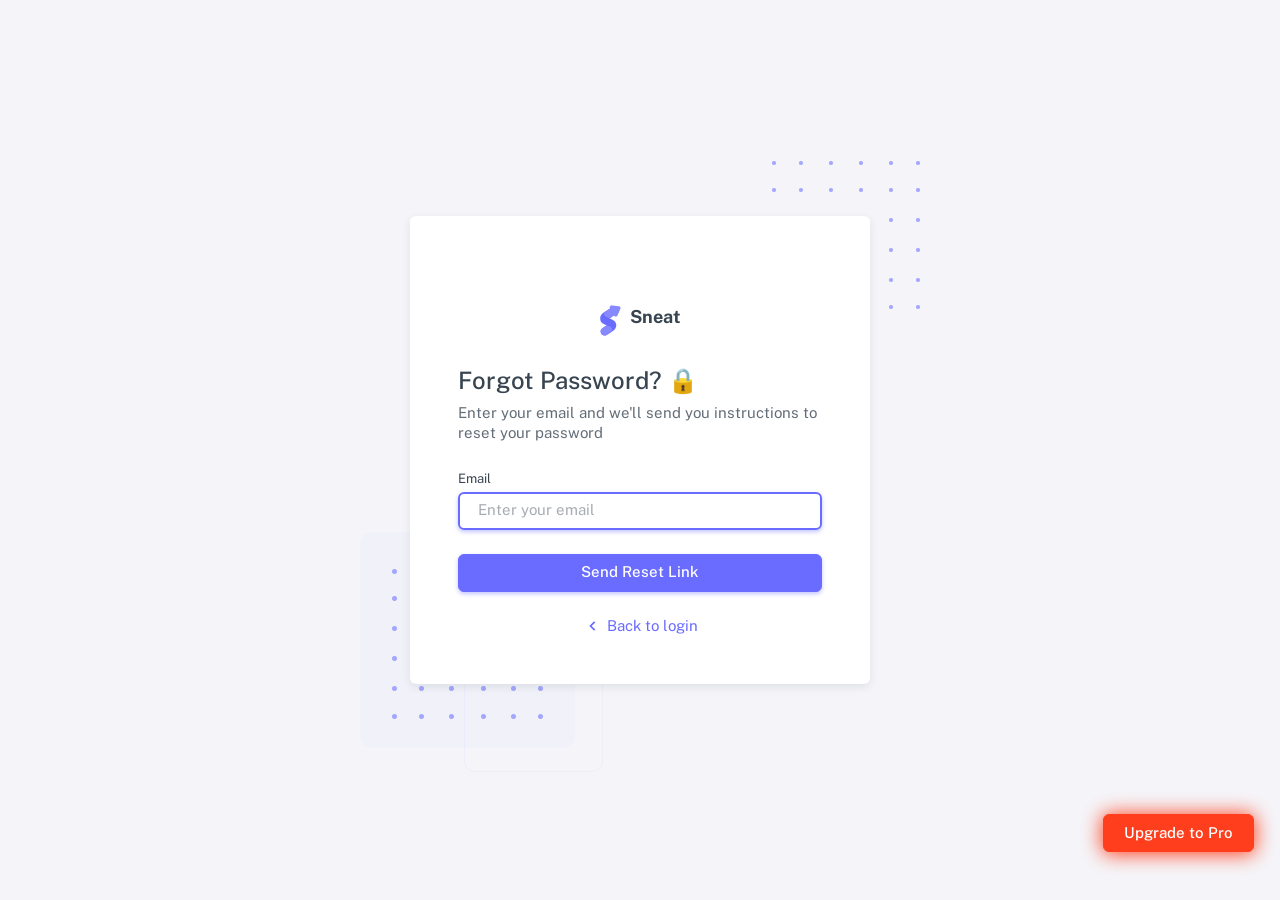
<file: html/auth-forgot-password-basic.html>
<!doctype html>

<html
  lang="en"
  class="layout-wide customizer-hide"
  data-assets-path="../assets/"
  data-template="vertical-menu-template-free">
  <head>
    <meta charset="utf-8" />
    <meta
      name="viewport"
      content="width=device-width, initial-scale=1.0, user-scalable=no, minimum-scale=1.0, maximum-scale=1.0" />

    <title>Demo: Forgot Password Basic - Pages | Sneat - Bootstrap Dashboard FREE</title>

    <meta name="description" content="" />

    <!-- Favicon -->
    <link rel="icon" type="image/x-icon" href="../assets/img/favicon/favicon.ico" />

    <!-- Fonts -->
    <link rel="preconnect" href="https://fonts.googleapis.com" />
    <link rel="preconnect" href="https://fonts.gstatic.com" crossorigin />
    <link
      href="https://fonts.googleapis.com/css2?family=Public+Sans:ital,wght@0,300;0,400;0,500;0,600;0,700;1,300;1,400;1,500;1,600;1,700&display=swap"
      rel="stylesheet" />

    <link rel="stylesheet" href="../assets/vendor/fonts/iconify-icons.css" />

    <!-- Core CSS -->
    <!-- build:css assets/vendor/css/theme.css  -->

    <link rel="stylesheet" href="../assets/vendor/css/core.css" />
    <link rel="stylesheet" href="../assets/css/demo.css" />

    <!-- Vendors CSS -->

    <link rel="stylesheet" href="../assets/vendor/libs/perfect-scrollbar/perfect-scrollbar.css" />

    <!-- endbuild -->

    <!-- Page CSS -->
    <!-- Page -->
    <link rel="stylesheet" href="../assets/vendor/css/pages/page-auth.css" />

    <!-- Helpers -->
    <script src="../assets/vendor/js/helpers.js"></script>
    <!--! Template customizer & Theme config files MUST be included after core stylesheets and helpers.js in the <head> section -->

    <!--? Config:  Mandatory theme config file contain global vars & default theme options, Set your preferred theme option in this file.  -->

    <script src="../assets/js/config.js"></script>
  </head>

  <body>
    <!-- Content -->

    <div class="container-xxl">
      <div class="authentication-wrapper authentication-basic container-p-y">
        <div class="authentication-inner">
          <!-- Forgot Password -->
          <div class="card px-sm-6 px-0">
            <div class="card-body">
              <!-- Logo -->
              <div class="app-brand justify-content-center mb-6">
                <a href="index.html" class="app-brand-link gap-2">
                  <span class="app-brand-logo demo">
                    <span class="text-primary">
                      <svg
                        width="25"
                        viewBox="0 0 25 42"
                        version="1.1"
                        xmlns="http://www.w3.org/2000/svg"
                        xmlns:xlink="http://www.w3.org/1999/xlink">
                        <defs>
                          <path
                            d="M13.7918663,0.358365126 L3.39788168,7.44174259 C0.566865006,9.69408886 -0.379795268,12.4788597 0.557900856,15.7960551 C0.68998853,16.2305145 1.09562888,17.7872135 3.12357076,19.2293357 C3.8146334,19.7207684 5.32369333,20.3834223 7.65075054,21.2172976 L7.59773219,21.2525164 L2.63468769,24.5493413 C0.445452254,26.3002124 0.0884951797,28.5083815 1.56381646,31.1738486 C2.83770406,32.8170431 5.20850219,33.2640127 7.09180128,32.5391577 C8.347334,32.0559211 11.4559176,30.0011079 16.4175519,26.3747182 C18.0338572,24.4997857 18.6973423,22.4544883 18.4080071,20.2388261 C17.963753,17.5346866 16.1776345,15.5799961 13.0496516,14.3747546 L10.9194936,13.4715819 L18.6192054,7.984237 L13.7918663,0.358365126 Z"
                            id="path-1"></path>
                          <path
                            d="M5.47320593,6.00457225 C4.05321814,8.216144 4.36334763,10.0722806 6.40359441,11.5729822 C8.61520715,12.571656 10.0999176,13.2171421 10.8577257,13.5094407 L15.5088241,14.433041 L18.6192054,7.984237 C15.5364148,3.11535317 13.9273018,0.573395879 13.7918663,0.358365126 C13.5790555,0.511491653 10.8061687,2.3935607 5.47320593,6.00457225 Z"
                            id="path-3"></path>
                          <path
                            d="M7.50063644,21.2294429 L12.3234468,23.3159332 C14.1688022,24.7579751 14.397098,26.4880487 13.008334,28.506154 C11.6195701,30.5242593 10.3099883,31.790241 9.07958868,32.3040991 C5.78142938,33.4346997 4.13234973,34 4.13234973,34 C4.13234973,34 2.75489982,33.0538207 2.37032616e-14,31.1614621 C-0.55822714,27.8186216 -0.55822714,26.0572515 -4.05231404e-15,25.8773518 C0.83734071,25.6075023 2.77988457,22.8248993 3.3049379,22.52991 C3.65497346,22.3332504 5.05353963,21.8997614 7.50063644,21.2294429 Z"
                            id="path-4"></path>
                          <path
                            d="M20.6,7.13333333 L25.6,13.8 C26.2627417,14.6836556 26.0836556,15.9372583 25.2,16.6 C24.8538077,16.8596443 24.4327404,17 24,17 L14,17 C12.8954305,17 12,16.1045695 12,15 C12,14.5672596 12.1403557,14.1461923 12.4,13.8 L17.4,7.13333333 C18.0627417,6.24967773 19.3163444,6.07059163 20.2,6.73333333 C20.3516113,6.84704183 20.4862915,6.981722 20.6,7.13333333 Z"
                            id="path-5"></path>
                        </defs>
                        <g id="g-app-brand" stroke="none" stroke-width="1" fill="none" fill-rule="evenodd">
                          <g id="Brand-Logo" transform="translate(-27.000000, -15.000000)">
                            <g id="Icon" transform="translate(27.000000, 15.000000)">
                              <g id="Mask" transform="translate(0.000000, 8.000000)">
                                <mask id="mask-2" fill="white">
                                  <use xlink:href="#path-1"></use>
                                </mask>
                                <use fill="currentColor" xlink:href="#path-1"></use>
                                <g id="Path-3" mask="url(#mask-2)">
                                  <use fill="currentColor" xlink:href="#path-3"></use>
                                  <use fill-opacity="0.2" fill="#FFFFFF" xlink:href="#path-3"></use>
                                </g>
                                <g id="Path-4" mask="url(#mask-2)">
                                  <use fill="currentColor" xlink:href="#path-4"></use>
                                  <use fill-opacity="0.2" fill="#FFFFFF" xlink:href="#path-4"></use>
                                </g>
                              </g>
                              <g
                                id="Triangle"
                                transform="translate(19.000000, 11.000000) rotate(-300.000000) translate(-19.000000, -11.000000) ">
                                <use fill="currentColor" xlink:href="#path-5"></use>
                                <use fill-opacity="0.2" fill="#FFFFFF" xlink:href="#path-5"></use>
                              </g>
                            </g>
                          </g>
                        </g>
                      </svg>
                    </span>
                  </span>
                  <span class="app-brand-text demo text-heading fw-bold">Sneat</span>
                </a>
              </div>
              <!-- /Logo -->
              <h4 class="mb-1">Forgot Password? 🔒</h4>
              <p class="mb-6">Enter your email and we'll send you instructions to reset your password</p>
              <form id="formAuthentication" class="mb-6" action="index.html">
                <div class="mb-6">
                  <label for="email" class="form-label">Email</label>
                  <input
                    type="text"
                    class="form-control"
                    id="email"
                    name="email"
                    placeholder="Enter your email"
                    autofocus />
                </div>
                <button class="btn btn-primary d-grid w-100">Send Reset Link</button>
              </form>
              <div class="text-center">
                <a href="auth-login-basic.html" class="d-flex justify-content-center">
                  <i class="icon-base bx bx-chevron-left me-1"></i>
                  Back to login
                </a>
              </div>
            </div>
          </div>
          <!-- /Forgot Password -->
        </div>
      </div>
    </div>

    <!-- / Content -->

    <div class="buy-now">
      <a
        href="https://themeselection.com/item/sneat-dashboard-pro-bootstrap/"
        target="_blank"
        class="btn btn-danger btn-buy-now"
        >Upgrade to Pro</a
      >
    </div>

    <!-- Core JS -->

    <script src="../assets/vendor/libs/jquery/jquery.js"></script>

    <script src="../assets/vendor/libs/popper/popper.js"></script>
    <script src="../assets/vendor/js/bootstrap.js"></script>

    <script src="../assets/vendor/libs/perfect-scrollbar/perfect-scrollbar.js"></script>

    <script src="../assets/vendor/js/menu.js"></script>

    <!-- endbuild -->

    <!-- Vendors JS -->

    <!-- Main JS -->

    <script src="../assets/js/main.js"></script>

    <!-- Page JS -->

    <!-- Place this tag before closing body tag for github widget button. -->
    <script async defer src="https://buttons.github.io/buttons.js"></script>
  </body>
</html>
</file>
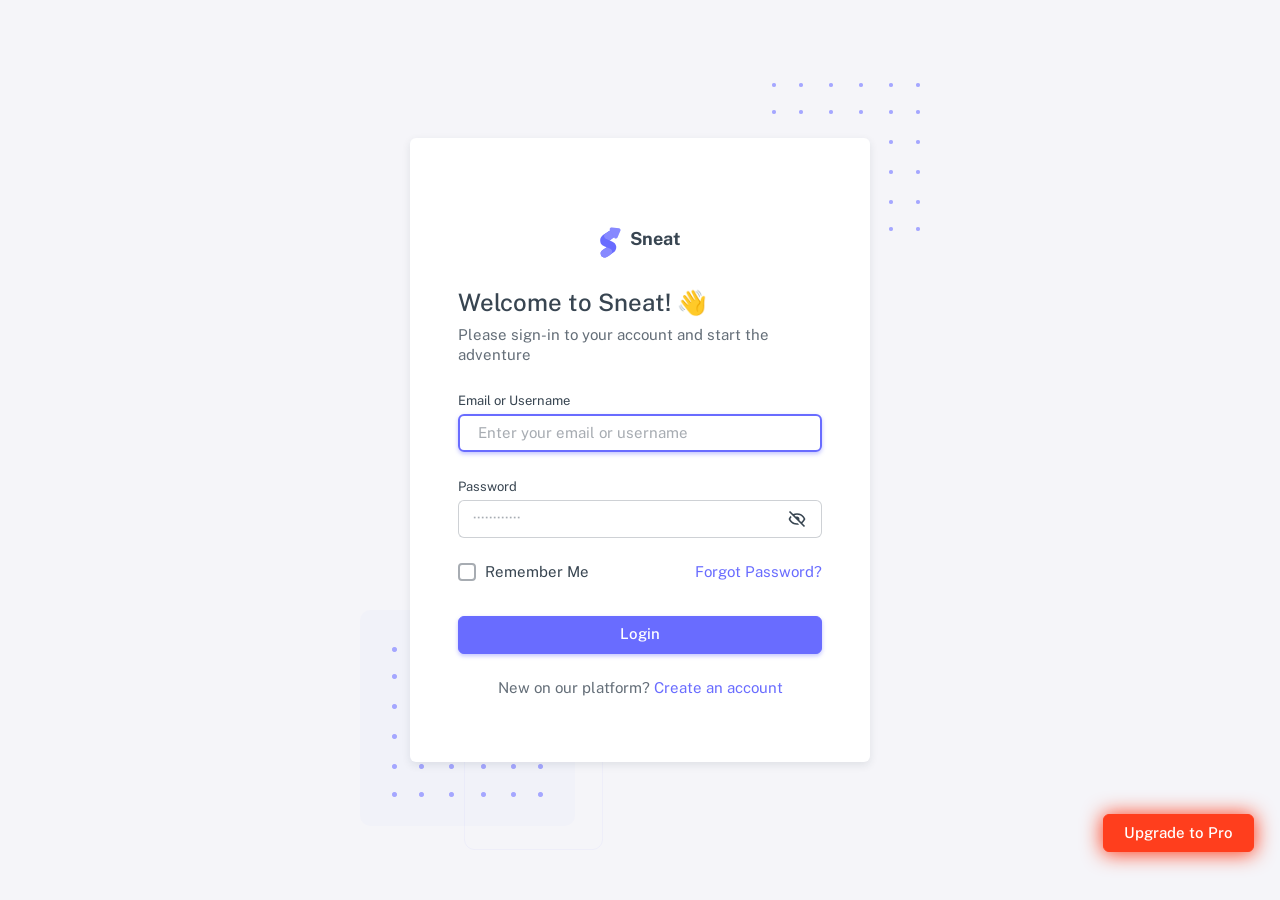
<file: html/auth-login-basic.html>
<!doctype html>

<html
  lang="en"
  class="layout-wide customizer-hide"
  data-assets-path="../assets/"
  data-template="vertical-menu-template-free">
  <head>
    <meta charset="utf-8" />
    <meta
      name="viewport"
      content="width=device-width, initial-scale=1.0, user-scalable=no, minimum-scale=1.0, maximum-scale=1.0" />

    <title>Demo: Login Basic - Pages | Sneat - Bootstrap Dashboard FREE</title>

    <meta name="description" content="" />

    <!-- Favicon -->
    <link rel="icon" type="image/x-icon" href="../assets/img/favicon/favicon.ico" />

    <!-- Fonts -->
    <link rel="preconnect" href="https://fonts.googleapis.com" />
    <link rel="preconnect" href="https://fonts.gstatic.com" crossorigin />
    <link
      href="https://fonts.googleapis.com/css2?family=Public+Sans:ital,wght@0,300;0,400;0,500;0,600;0,700;1,300;1,400;1,500;1,600;1,700&display=swap"
      rel="stylesheet" />

    <link rel="stylesheet" href="../assets/vendor/fonts/iconify-icons.css" />

    <!-- Core CSS -->
    <!-- build:css assets/vendor/css/theme.css  -->

    <link rel="stylesheet" href="../assets/vendor/css/core.css" />
    <link rel="stylesheet" href="../assets/css/demo.css" />

    <!-- Vendors CSS -->

    <link rel="stylesheet" href="../assets/vendor/libs/perfect-scrollbar/perfect-scrollbar.css" />

    <!-- endbuild -->

    <!-- Page CSS -->
    <!-- Page -->
    <link rel="stylesheet" href="../assets/vendor/css/pages/page-auth.css" />

    <!-- Helpers -->
    <script src="../assets/vendor/js/helpers.js"></script>
    <!--! Template customizer & Theme config files MUST be included after core stylesheets and helpers.js in the <head> section -->

    <!--? Config:  Mandatory theme config file contain global vars & default theme options, Set your preferred theme option in this file.  -->

    <script src="../assets/js/config.js"></script>
  </head>

  <body>
    <!-- Content -->

    <div class="container-xxl">
      <div class="authentication-wrapper authentication-basic container-p-y">
        <div class="authentication-inner">
          <!-- Register -->
          <div class="card px-sm-6 px-0">
            <div class="card-body">
              <!-- Logo -->
              <div class="app-brand justify-content-center">
                <a href="index.html" class="app-brand-link gap-2">
                  <span class="app-brand-logo demo">
                    <span class="text-primary">
                      <svg
                        width="25"
                        viewBox="0 0 25 42"
                        version="1.1"
                        xmlns="http://www.w3.org/2000/svg"
                        xmlns:xlink="http://www.w3.org/1999/xlink">
                        <defs>
                          <path
                            d="M13.7918663,0.358365126 L3.39788168,7.44174259 C0.566865006,9.69408886 -0.379795268,12.4788597 0.557900856,15.7960551 C0.68998853,16.2305145 1.09562888,17.7872135 3.12357076,19.2293357 C3.8146334,19.7207684 5.32369333,20.3834223 7.65075054,21.2172976 L7.59773219,21.2525164 L2.63468769,24.5493413 C0.445452254,26.3002124 0.0884951797,28.5083815 1.56381646,31.1738486 C2.83770406,32.8170431 5.20850219,33.2640127 7.09180128,32.5391577 C8.347334,32.0559211 11.4559176,30.0011079 16.4175519,26.3747182 C18.0338572,24.4997857 18.6973423,22.4544883 18.4080071,20.2388261 C17.963753,17.5346866 16.1776345,15.5799961 13.0496516,14.3747546 L10.9194936,13.4715819 L18.6192054,7.984237 L13.7918663,0.358365126 Z"
                            id="path-1"></path>
                          <path
                            d="M5.47320593,6.00457225 C4.05321814,8.216144 4.36334763,10.0722806 6.40359441,11.5729822 C8.61520715,12.571656 10.0999176,13.2171421 10.8577257,13.5094407 L15.5088241,14.433041 L18.6192054,7.984237 C15.5364148,3.11535317 13.9273018,0.573395879 13.7918663,0.358365126 C13.5790555,0.511491653 10.8061687,2.3935607 5.47320593,6.00457225 Z"
                            id="path-3"></path>
                          <path
                            d="M7.50063644,21.2294429 L12.3234468,23.3159332 C14.1688022,24.7579751 14.397098,26.4880487 13.008334,28.506154 C11.6195701,30.5242593 10.3099883,31.790241 9.07958868,32.3040991 C5.78142938,33.4346997 4.13234973,34 4.13234973,34 C4.13234973,34 2.75489982,33.0538207 2.37032616e-14,31.1614621 C-0.55822714,27.8186216 -0.55822714,26.0572515 -4.05231404e-15,25.8773518 C0.83734071,25.6075023 2.77988457,22.8248993 3.3049379,22.52991 C3.65497346,22.3332504 5.05353963,21.8997614 7.50063644,21.2294429 Z"
                            id="path-4"></path>
                          <path
                            d="M20.6,7.13333333 L25.6,13.8 C26.2627417,14.6836556 26.0836556,15.9372583 25.2,16.6 C24.8538077,16.8596443 24.4327404,17 24,17 L14,17 C12.8954305,17 12,16.1045695 12,15 C12,14.5672596 12.1403557,14.1461923 12.4,13.8 L17.4,7.13333333 C18.0627417,6.24967773 19.3163444,6.07059163 20.2,6.73333333 C20.3516113,6.84704183 20.4862915,6.981722 20.6,7.13333333 Z"
                            id="path-5"></path>
                        </defs>
                        <g id="g-app-brand" stroke="none" stroke-width="1" fill="none" fill-rule="evenodd">
                          <g id="Brand-Logo" transform="translate(-27.000000, -15.000000)">
                            <g id="Icon" transform="translate(27.000000, 15.000000)">
                              <g id="Mask" transform="translate(0.000000, 8.000000)">
                                <mask id="mask-2" fill="white">
                                  <use xlink:href="#path-1"></use>
                                </mask>
                                <use fill="currentColor" xlink:href="#path-1"></use>
                                <g id="Path-3" mask="url(#mask-2)">
                                  <use fill="currentColor" xlink:href="#path-3"></use>
                                  <use fill-opacity="0.2" fill="#FFFFFF" xlink:href="#path-3"></use>
                                </g>
                                <g id="Path-4" mask="url(#mask-2)">
                                  <use fill="currentColor" xlink:href="#path-4"></use>
                                  <use fill-opacity="0.2" fill="#FFFFFF" xlink:href="#path-4"></use>
                                </g>
                              </g>
                              <g
                                id="Triangle"
                                transform="translate(19.000000, 11.000000) rotate(-300.000000) translate(-19.000000, -11.000000) ">
                                <use fill="currentColor" xlink:href="#path-5"></use>
                                <use fill-opacity="0.2" fill="#FFFFFF" xlink:href="#path-5"></use>
                              </g>
                            </g>
                          </g>
                        </g>
                      </svg>
                    </span>
                  </span>
                  <span class="app-brand-text demo text-heading fw-bold">Sneat</span>
                </a>
              </div>
              <!-- /Logo -->
              <h4 class="mb-1">Welcome to Sneat! 👋</h4>
              <p class="mb-6">Please sign-in to your account and start the adventure</p>

              <form id="formAuthentication" class="mb-6" action="index.html">
                <div class="mb-6">
                  <label for="email" class="form-label">Email or Username</label>
                  <input
                    type="text"
                    class="form-control"
                    id="email"
                    name="email-username"
                    placeholder="Enter your email or username"
                    autofocus />
                </div>
                <div class="mb-6 form-password-toggle">
                  <label class="form-label" for="password">Password</label>
                  <div class="input-group input-group-merge">
                    <input
                      type="password"
                      id="password"
                      class="form-control"
                      name="password"
                      placeholder="&#xb7;&#xb7;&#xb7;&#xb7;&#xb7;&#xb7;&#xb7;&#xb7;&#xb7;&#xb7;&#xb7;&#xb7;"
                      aria-describedby="password" />
                    <span class="input-group-text cursor-pointer"><i class="icon-base bx bx-hide"></i></span>
                  </div>
                </div>
                <div class="mb-8">
                  <div class="d-flex justify-content-between">
                    <div class="form-check mb-0">
                      <input class="form-check-input" type="checkbox" id="remember-me" />
                      <label class="form-check-label" for="remember-me"> Remember Me </label>
                    </div>
                    <a href="auth-forgot-password-basic.html">
                      <span>Forgot Password?</span>
                    </a>
                  </div>
                </div>
                <div class="mb-6">
                  <button class="btn btn-primary d-grid w-100" type="submit">Login</button>
                </div>
              </form>

              <p class="text-center">
                <span>New on our platform?</span>
                <a href="auth-register-basic.html">
                  <span>Create an account</span>
                </a>
              </p>
            </div>
          </div>
          <!-- /Register -->
        </div>
      </div>
    </div>

    <!-- / Content -->

    <div class="buy-now">
      <a
        href="https://themeselection.com/item/sneat-dashboard-pro-bootstrap/"
        target="_blank"
        class="btn btn-danger btn-buy-now"
        >Upgrade to Pro</a
      >
    </div>

    <!-- Core JS -->

    <script src="../assets/vendor/libs/jquery/jquery.js"></script>

    <script src="../assets/vendor/libs/popper/popper.js"></script>
    <script src="../assets/vendor/js/bootstrap.js"></script>

    <script src="../assets/vendor/libs/perfect-scrollbar/perfect-scrollbar.js"></script>

    <script src="../assets/vendor/js/menu.js"></script>

    <!-- endbuild -->

    <!-- Vendors JS -->

    <!-- Main JS -->

    <script src="../assets/js/main.js"></script>

    <!-- Page JS -->

    <!-- Place this tag before closing body tag for github widget button. -->
    <script async defer src="https://buttons.github.io/buttons.js"></script>
  </body>
</html>
</file>
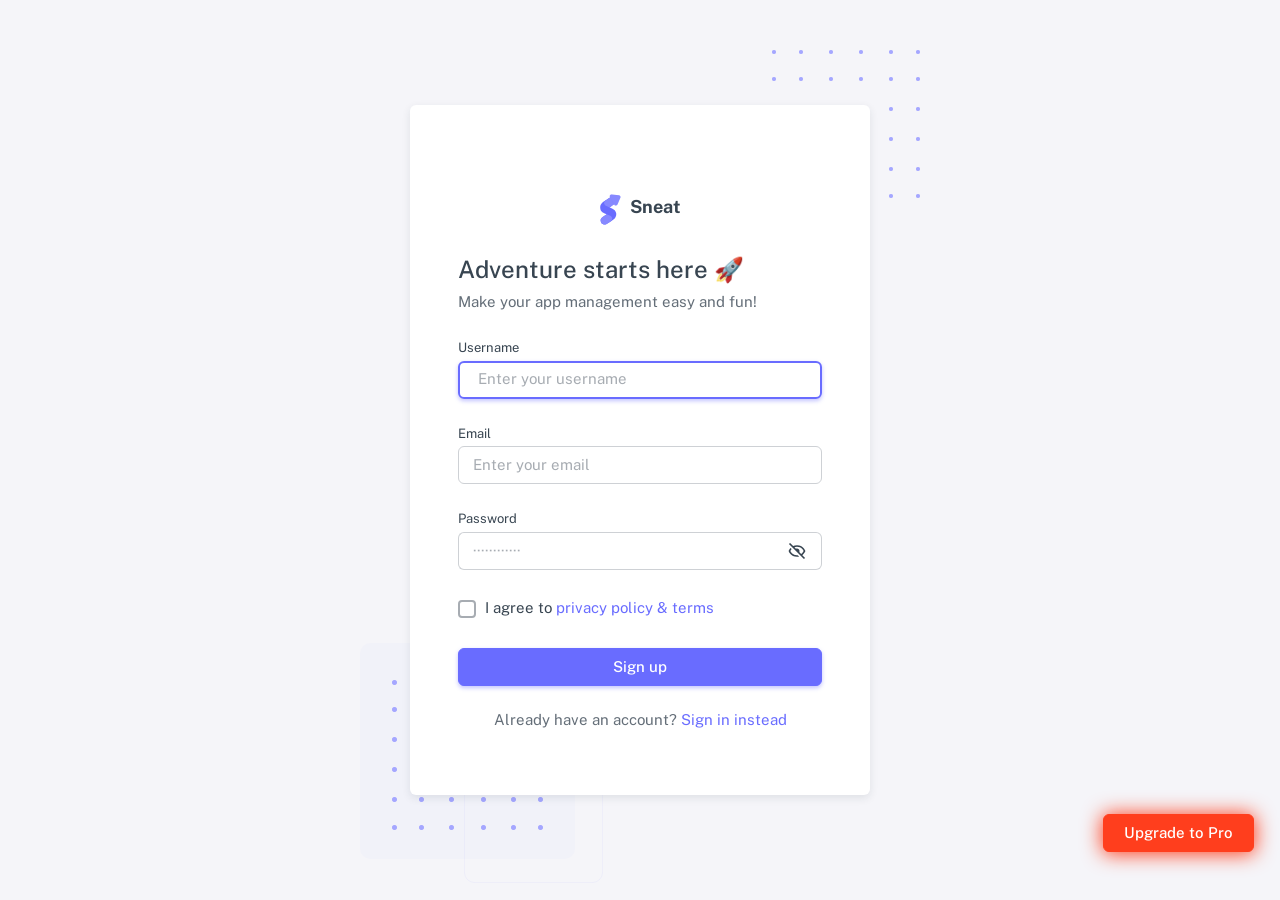
<file: html/auth-register-basic.html>
<!doctype html>

<html
  lang="en"
  class="layout-wide customizer-hide"
  data-assets-path="../assets/"
  data-template="vertical-menu-template-free">
  <head>
    <meta charset="utf-8" />
    <meta
      name="viewport"
      content="width=device-width, initial-scale=1.0, user-scalable=no, minimum-scale=1.0, maximum-scale=1.0" />

    <title>Demo: Register Basic - Pages | Sneat - Bootstrap Dashboard FREE</title>

    <meta name="description" content="" />

    <!-- Favicon -->
    <link rel="icon" type="image/x-icon" href="../assets/img/favicon/favicon.ico" />

    <!-- Fonts -->
    <link rel="preconnect" href="https://fonts.googleapis.com" />
    <link rel="preconnect" href="https://fonts.gstatic.com" crossorigin />
    <link
      href="https://fonts.googleapis.com/css2?family=Public+Sans:ital,wght@0,300;0,400;0,500;0,600;0,700;1,300;1,400;1,500;1,600;1,700&display=swap"
      rel="stylesheet" />

    <link rel="stylesheet" href="../assets/vendor/fonts/iconify-icons.css" />

    <!-- Core CSS -->
    <!-- build:css assets/vendor/css/theme.css  -->

    <link rel="stylesheet" href="../assets/vendor/css/core.css" />
    <link rel="stylesheet" href="../assets/css/demo.css" />

    <!-- Vendors CSS -->

    <link rel="stylesheet" href="../assets/vendor/libs/perfect-scrollbar/perfect-scrollbar.css" />

    <!-- endbuild -->

    <!-- Page CSS -->
    <!-- Page -->
    <link rel="stylesheet" href="../assets/vendor/css/pages/page-auth.css" />

    <!-- Helpers -->
    <script src="../assets/vendor/js/helpers.js"></script>
    <!--! Template customizer & Theme config files MUST be included after core stylesheets and helpers.js in the <head> section -->

    <!--? Config:  Mandatory theme config file contain global vars & default theme options, Set your preferred theme option in this file.  -->

    <script src="../assets/js/config.js"></script>
  </head>

  <body>
    <!-- Content -->

    <div class="container-xxl">
      <div class="authentication-wrapper authentication-basic container-p-y">
        <div class="authentication-inner">
          <!-- Register Card -->
          <div class="card px-sm-6 px-0">
            <div class="card-body">
              <!-- Logo -->
              <div class="app-brand justify-content-center mb-6">
                <a href="index.html" class="app-brand-link gap-2">
                  <span class="app-brand-logo demo">
                    <span class="text-primary">
                      <svg
                        width="25"
                        viewBox="0 0 25 42"
                        version="1.1"
                        xmlns="http://www.w3.org/2000/svg"
                        xmlns:xlink="http://www.w3.org/1999/xlink">
                        <defs>
                          <path
                            d="M13.7918663,0.358365126 L3.39788168,7.44174259 C0.566865006,9.69408886 -0.379795268,12.4788597 0.557900856,15.7960551 C0.68998853,16.2305145 1.09562888,17.7872135 3.12357076,19.2293357 C3.8146334,19.7207684 5.32369333,20.3834223 7.65075054,21.2172976 L7.59773219,21.2525164 L2.63468769,24.5493413 C0.445452254,26.3002124 0.0884951797,28.5083815 1.56381646,31.1738486 C2.83770406,32.8170431 5.20850219,33.2640127 7.09180128,32.5391577 C8.347334,32.0559211 11.4559176,30.0011079 16.4175519,26.3747182 C18.0338572,24.4997857 18.6973423,22.4544883 18.4080071,20.2388261 C17.963753,17.5346866 16.1776345,15.5799961 13.0496516,14.3747546 L10.9194936,13.4715819 L18.6192054,7.984237 L13.7918663,0.358365126 Z"
                            id="path-1"></path>
                          <path
                            d="M5.47320593,6.00457225 C4.05321814,8.216144 4.36334763,10.0722806 6.40359441,11.5729822 C8.61520715,12.571656 10.0999176,13.2171421 10.8577257,13.5094407 L15.5088241,14.433041 L18.6192054,7.984237 C15.5364148,3.11535317 13.9273018,0.573395879 13.7918663,0.358365126 C13.5790555,0.511491653 10.8061687,2.3935607 5.47320593,6.00457225 Z"
                            id="path-3"></path>
                          <path
                            d="M7.50063644,21.2294429 L12.3234468,23.3159332 C14.1688022,24.7579751 14.397098,26.4880487 13.008334,28.506154 C11.6195701,30.5242593 10.3099883,31.790241 9.07958868,32.3040991 C5.78142938,33.4346997 4.13234973,34 4.13234973,34 C4.13234973,34 2.75489982,33.0538207 2.37032616e-14,31.1614621 C-0.55822714,27.8186216 -0.55822714,26.0572515 -4.05231404e-15,25.8773518 C0.83734071,25.6075023 2.77988457,22.8248993 3.3049379,22.52991 C3.65497346,22.3332504 5.05353963,21.8997614 7.50063644,21.2294429 Z"
                            id="path-4"></path>
                          <path
                            d="M20.6,7.13333333 L25.6,13.8 C26.2627417,14.6836556 26.0836556,15.9372583 25.2,16.6 C24.8538077,16.8596443 24.4327404,17 24,17 L14,17 C12.8954305,17 12,16.1045695 12,15 C12,14.5672596 12.1403557,14.1461923 12.4,13.8 L17.4,7.13333333 C18.0627417,6.24967773 19.3163444,6.07059163 20.2,6.73333333 C20.3516113,6.84704183 20.4862915,6.981722 20.6,7.13333333 Z"
                            id="path-5"></path>
                        </defs>
                        <g id="g-app-brand" stroke="none" stroke-width="1" fill="none" fill-rule="evenodd">
                          <g id="Brand-Logo" transform="translate(-27.000000, -15.000000)">
                            <g id="Icon" transform="translate(27.000000, 15.000000)">
                              <g id="Mask" transform="translate(0.000000, 8.000000)">
                                <mask id="mask-2" fill="white">
                                  <use xlink:href="#path-1"></use>
                                </mask>
                                <use fill="currentColor" xlink:href="#path-1"></use>
                                <g id="Path-3" mask="url(#mask-2)">
                                  <use fill="currentColor" xlink:href="#path-3"></use>
                                  <use fill-opacity="0.2" fill="#FFFFFF" xlink:href="#path-3"></use>
                                </g>
                                <g id="Path-4" mask="url(#mask-2)">
                                  <use fill="currentColor" xlink:href="#path-4"></use>
                                  <use fill-opacity="0.2" fill="#FFFFFF" xlink:href="#path-4"></use>
                                </g>
                              </g>
                              <g
                                id="Triangle"
                                transform="translate(19.000000, 11.000000) rotate(-300.000000) translate(-19.000000, -11.000000) ">
                                <use fill="currentColor" xlink:href="#path-5"></use>
                                <use fill-opacity="0.2" fill="#FFFFFF" xlink:href="#path-5"></use>
                              </g>
                            </g>
                          </g>
                        </g>
                      </svg>
                    </span>
                  </span>
                  <span class="app-brand-text demo text-heading fw-bold">Sneat</span>
                </a>
              </div>
              <!-- /Logo -->
              <h4 class="mb-1">Adventure starts here 🚀</h4>
              <p class="mb-6">Make your app management easy and fun!</p>

              <form id="formAuthentication" class="mb-6" action="index.html">
                <div class="mb-6">
                  <label for="username" class="form-label">Username</label>
                  <input
                    type="text"
                    class="form-control"
                    id="username"
                    name="username"
                    placeholder="Enter your username"
                    autofocus />
                </div>
                <div class="mb-6">
                  <label for="email" class="form-label">Email</label>
                  <input type="text" class="form-control" id="email" name="email" placeholder="Enter your email" />
                </div>
                <div class="form-password-toggle">
                  <label class="form-label" for="password">Password</label>
                  <div class="input-group input-group-merge">
                    <input
                      type="password"
                      id="password"
                      class="form-control"
                      name="password"
                      placeholder="&#xb7;&#xb7;&#xb7;&#xb7;&#xb7;&#xb7;&#xb7;&#xb7;&#xb7;&#xb7;&#xb7;&#xb7;"
                      aria-describedby="password" />
                    <span class="input-group-text cursor-pointer"><i class="icon-base bx bx-hide"></i></span>
                  </div>
                </div>
                <div class="my-7">
                  <div class="form-check mb-0">
                    <input class="form-check-input" type="checkbox" id="terms-conditions" name="terms" />
                    <label class="form-check-label" for="terms-conditions">
                      I agree to
                      <a href="javascript:void(0);">privacy policy & terms</a>
                    </label>
                  </div>
                </div>
                <button class="btn btn-primary d-grid w-100">Sign up</button>
              </form>

              <p class="text-center">
                <span>Already have an account?</span>
                <a href="auth-login-basic.html">
                  <span>Sign in instead</span>
                </a>
              </p>
            </div>
          </div>
          <!-- Register Card -->
        </div>
      </div>
    </div>

    <!-- / Content -->

    <div class="buy-now">
      <a
        href="https://themeselection.com/item/sneat-dashboard-pro-bootstrap/"
        target="_blank"
        class="btn btn-danger btn-buy-now"
        >Upgrade to Pro</a
      >
    </div>

    <!-- Core JS -->

    <script src="../assets/vendor/libs/jquery/jquery.js"></script>

    <script src="../assets/vendor/libs/popper/popper.js"></script>
    <script src="../assets/vendor/js/bootstrap.js"></script>

    <script src="../assets/vendor/libs/perfect-scrollbar/perfect-scrollbar.js"></script>

    <script src="../assets/vendor/js/menu.js"></script>

    <!-- endbuild -->

    <!-- Vendors JS -->

    <!-- Main JS -->

    <script src="../assets/js/main.js"></script>

    <!-- Page JS -->

    <!-- Place this tag before closing body tag for github widget button. -->
    <script async defer src="https://buttons.github.io/buttons.js"></script>
  </body>
</html>
</file>
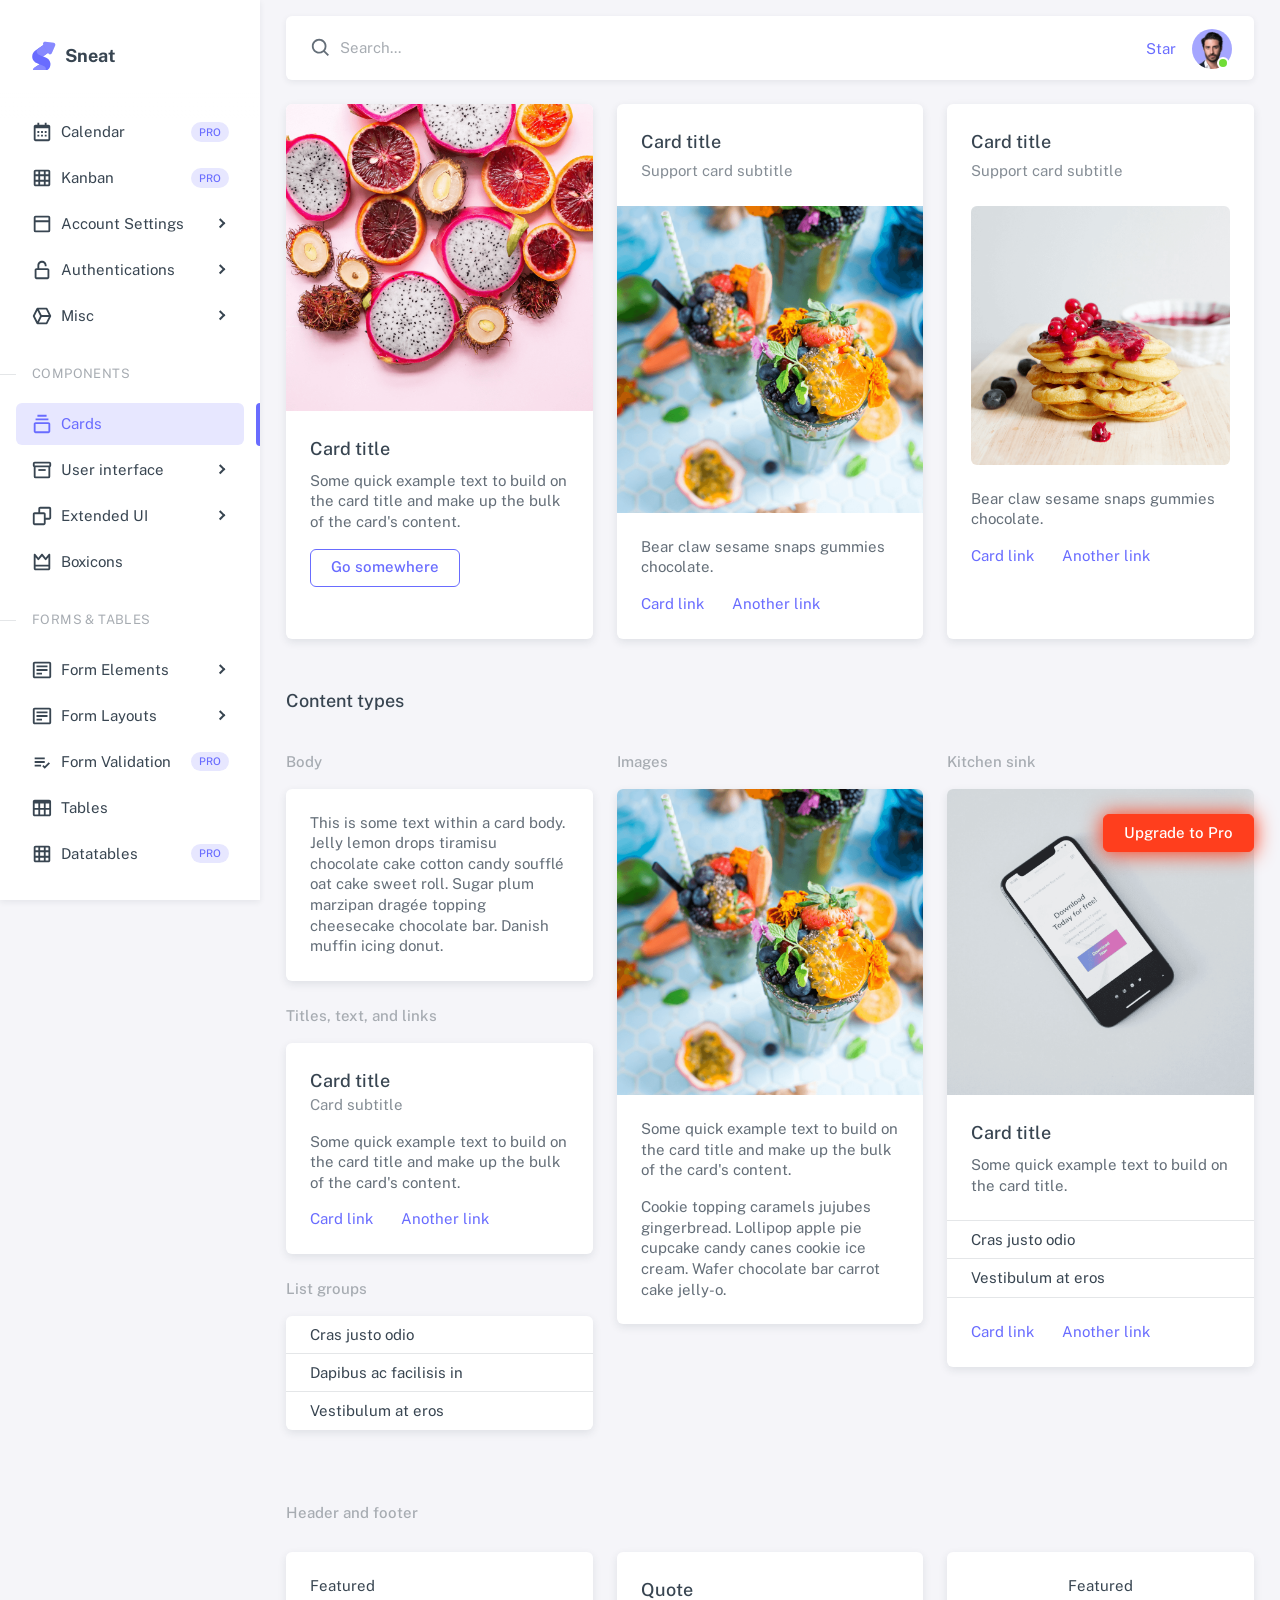
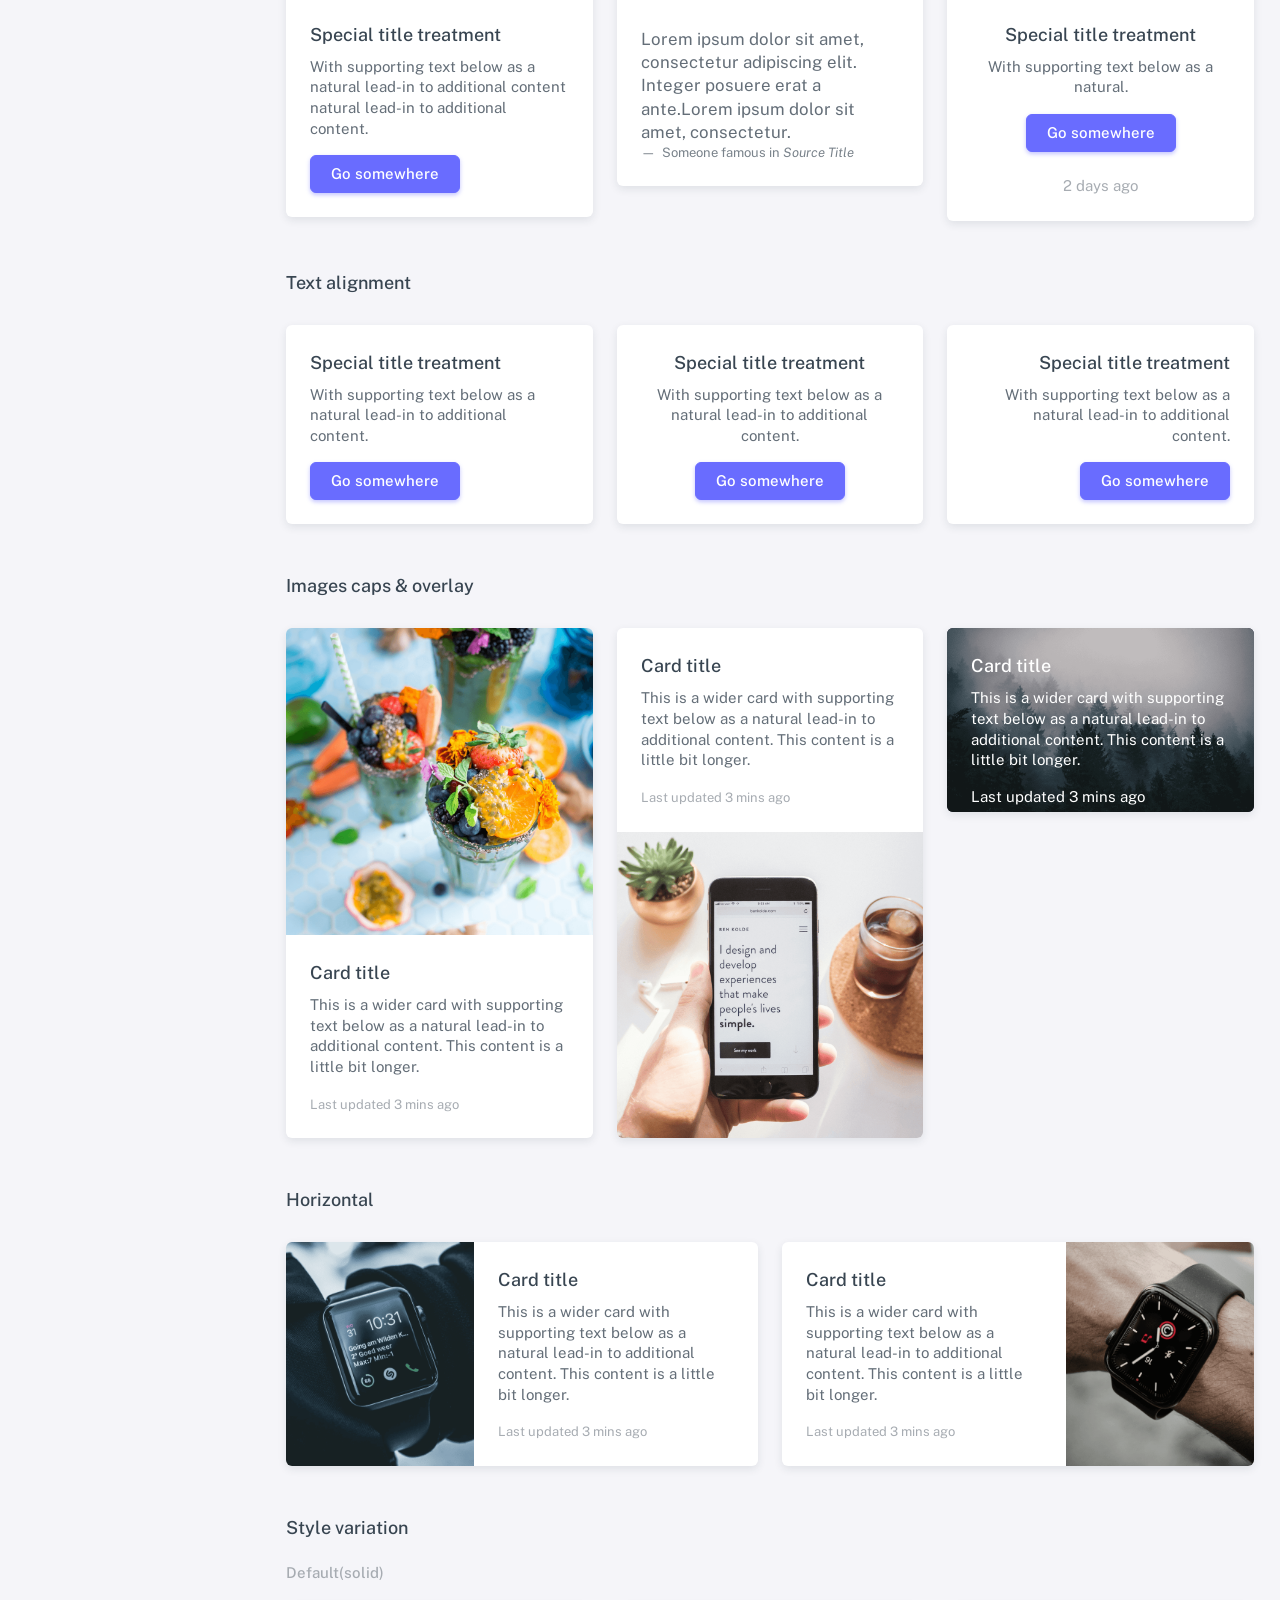
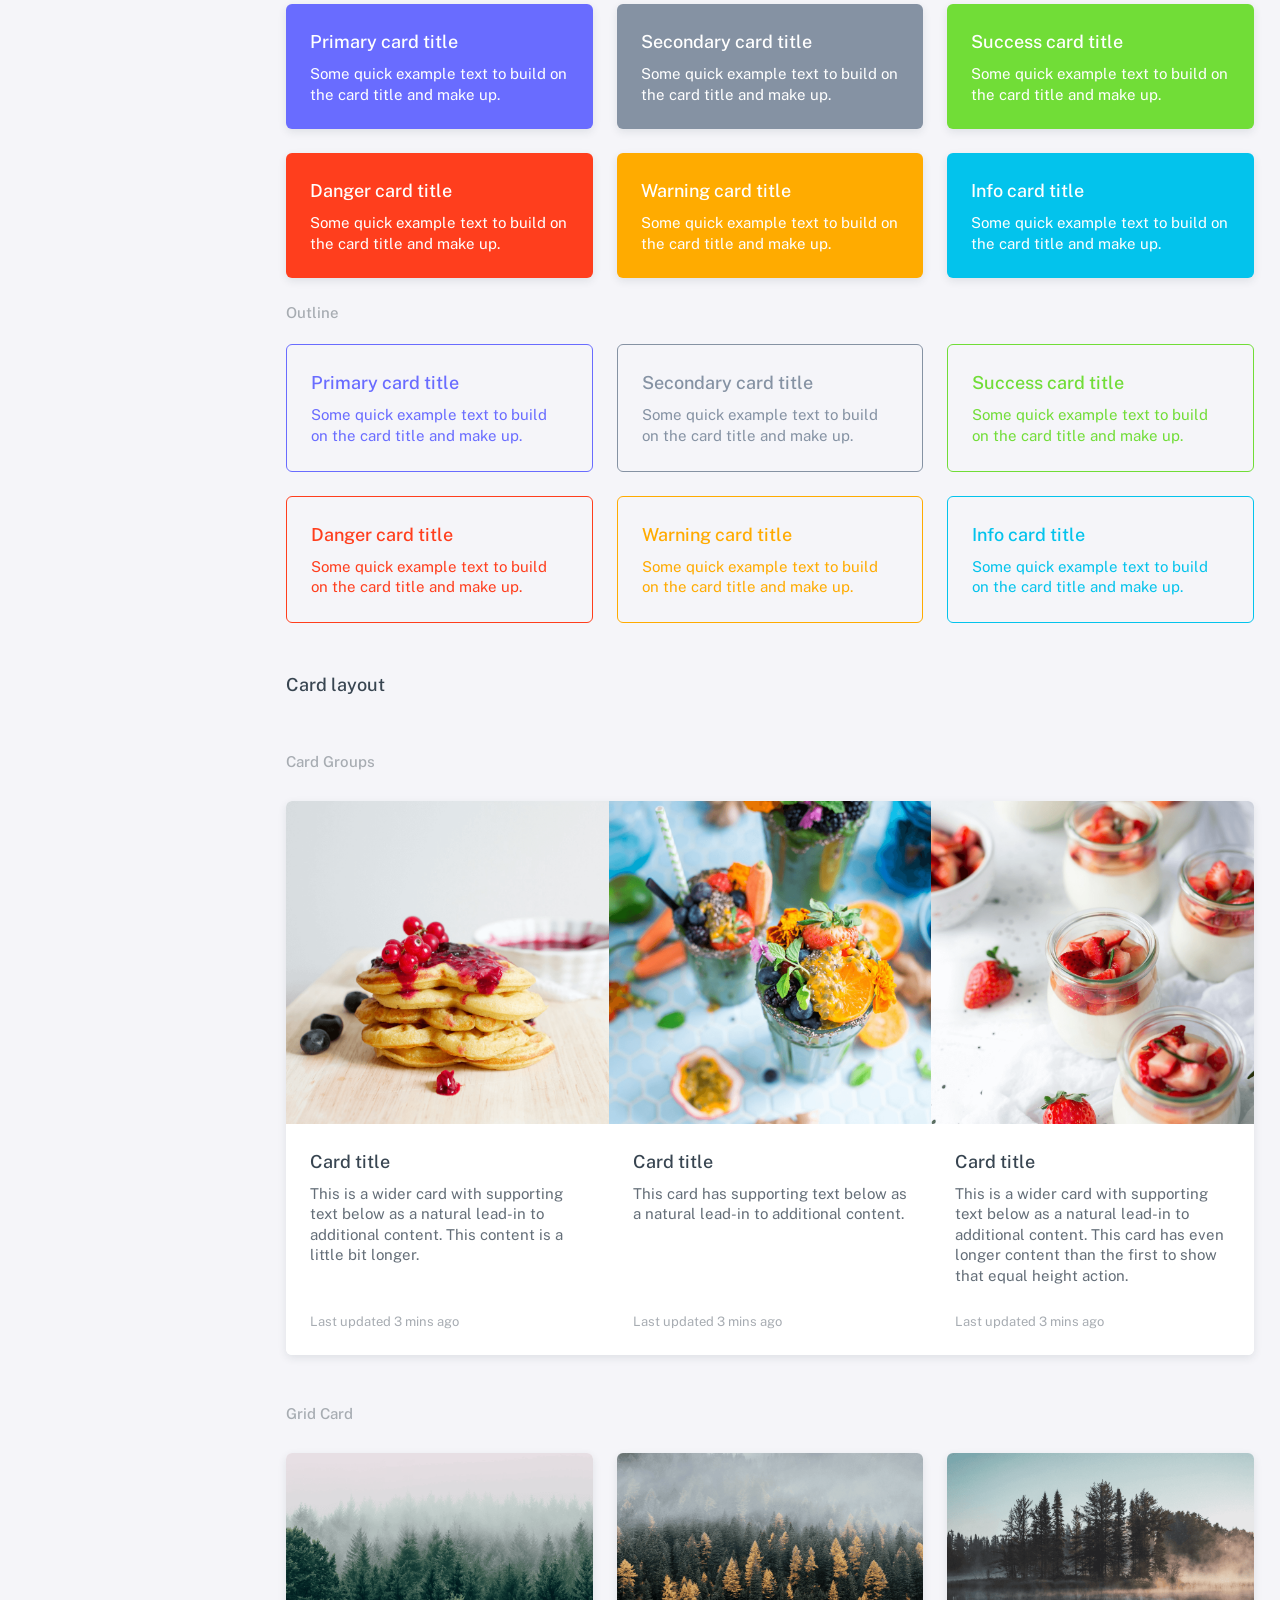
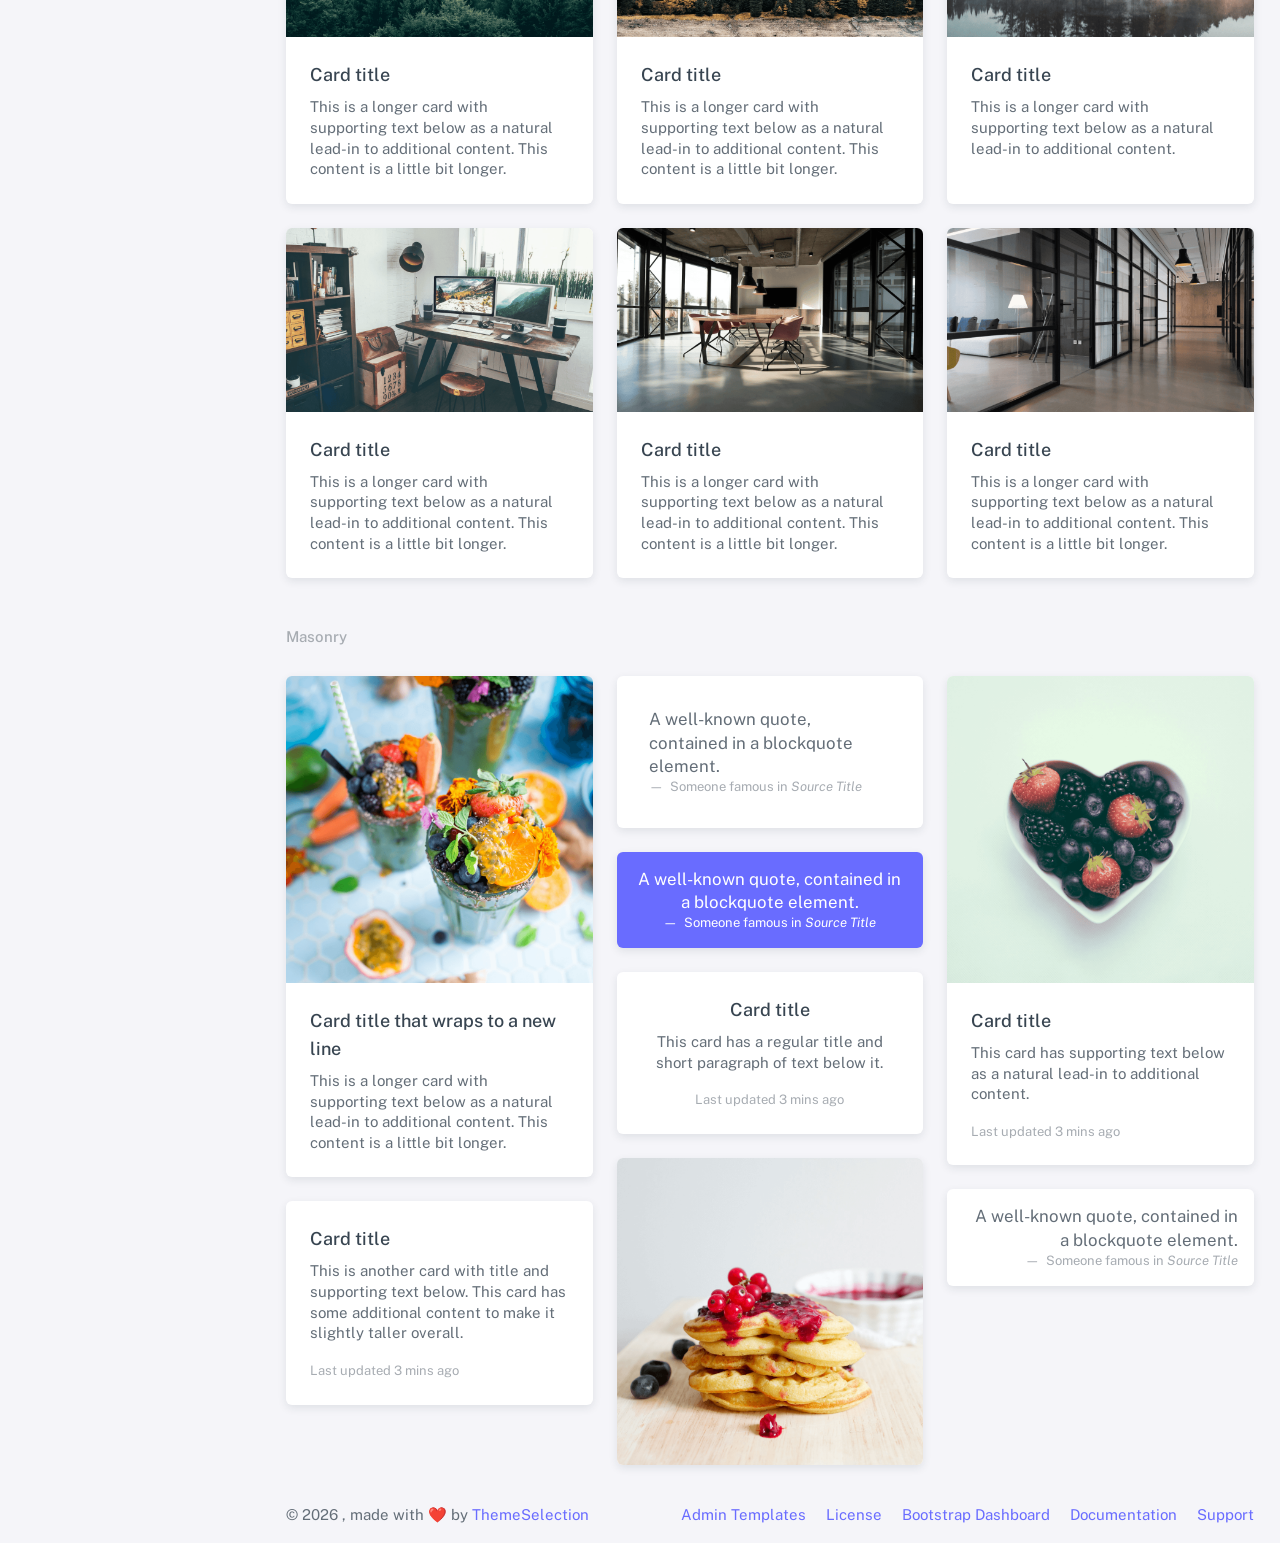
<file: html/cards-basic.html>
<!doctype html>

<html
  lang="en"
  class="layout-menu-fixed layout-compact"
  data-assets-path="../assets/"
  data-template="vertical-menu-template-free">
  <head>
    <meta charset="utf-8" />
    <meta
      name="viewport"
      content="width=device-width, initial-scale=1.0, user-scalable=no, minimum-scale=1.0, maximum-scale=1.0" />

    <title>Demo: Cards basic - UI elements | Sneat - Bootstrap Dashboard FREE</title>

    <meta name="description" content="" />

    <!-- Favicon -->
    <link rel="icon" type="image/x-icon" href="../assets/img/favicon/favicon.ico" />

    <!-- Fonts -->
    <link rel="preconnect" href="https://fonts.googleapis.com" />
    <link rel="preconnect" href="https://fonts.gstatic.com" crossorigin />
    <link
      href="https://fonts.googleapis.com/css2?family=Public+Sans:ital,wght@0,300;0,400;0,500;0,600;0,700;1,300;1,400;1,500;1,600;1,700&display=swap"
      rel="stylesheet" />

    <link rel="stylesheet" href="../assets/vendor/fonts/iconify-icons.css" />

    <!-- Core CSS -->
    <!-- build:css assets/vendor/css/theme.css  -->

    <link rel="stylesheet" href="../assets/vendor/css/core.css" />
    <link rel="stylesheet" href="../assets/css/demo.css" />

    <!-- Vendors CSS -->

    <link rel="stylesheet" href="../assets/vendor/libs/perfect-scrollbar/perfect-scrollbar.css" />

    <!-- endbuild -->

    <!-- Page CSS -->

    <!-- Helpers -->
    <script src="../assets/vendor/js/helpers.js"></script>
    <!--! Template customizer & Theme config files MUST be included after core stylesheets and helpers.js in the <head> section -->

    <!--? Config:  Mandatory theme config file contain global vars & default theme options, Set your preferred theme option in this file.  -->

    <script src="../assets/js/config.js"></script>
  </head>

  <body>
    <!-- Layout wrapper -->
    <div class="layout-wrapper layout-content-navbar">
      <div class="layout-container">
        <!-- Menu -->

        <aside id="layout-menu" class="layout-menu menu-vertical menu bg-menu-theme">
          <div class="app-brand demo">
            <a href="index.html" class="app-brand-link">
              <span class="app-brand-logo demo">
                <span class="text-primary">
                  <svg
                    width="25"
                    viewBox="0 0 25 42"
                    version="1.1"
                    xmlns="http://www.w3.org/2000/svg"
                    xmlns:xlink="http://www.w3.org/1999/xlink">
                    <defs>
                      <path
                        d="M13.7918663,0.358365126 L3.39788168,7.44174259 C0.566865006,9.69408886 -0.379795268,12.4788597 0.557900856,15.7960551 C0.68998853,16.2305145 1.09562888,17.7872135 3.12357076,19.2293357 C3.8146334,19.7207684 5.32369333,20.3834223 7.65075054,21.2172976 L7.59773219,21.2525164 L2.63468769,24.5493413 C0.445452254,26.3002124 0.0884951797,28.5083815 1.56381646,31.1738486 C2.83770406,32.8170431 5.20850219,33.2640127 7.09180128,32.5391577 C8.347334,32.0559211 11.4559176,30.0011079 16.4175519,26.3747182 C18.0338572,24.4997857 18.6973423,22.4544883 18.4080071,20.2388261 C17.963753,17.5346866 16.1776345,15.5799961 13.0496516,14.3747546 L10.9194936,13.4715819 L18.6192054,7.984237 L13.7918663,0.358365126 Z"
                        id="path-1"></path>
                      <path
                        d="M5.47320593,6.00457225 C4.05321814,8.216144 4.36334763,10.0722806 6.40359441,11.5729822 C8.61520715,12.571656 10.0999176,13.2171421 10.8577257,13.5094407 L15.5088241,14.433041 L18.6192054,7.984237 C15.5364148,3.11535317 13.9273018,0.573395879 13.7918663,0.358365126 C13.5790555,0.511491653 10.8061687,2.3935607 5.47320593,6.00457225 Z"
                        id="path-3"></path>
                      <path
                        d="M7.50063644,21.2294429 L12.3234468,23.3159332 C14.1688022,24.7579751 14.397098,26.4880487 13.008334,28.506154 C11.6195701,30.5242593 10.3099883,31.790241 9.07958868,32.3040991 C5.78142938,33.4346997 4.13234973,34 4.13234973,34 C4.13234973,34 2.75489982,33.0538207 2.37032616e-14,31.1614621 C-0.55822714,27.8186216 -0.55822714,26.0572515 -4.05231404e-15,25.8773518 C0.83734071,25.6075023 2.77988457,22.8248993 3.3049379,22.52991 C3.65497346,22.3332504 5.05353963,21.8997614 7.50063644,21.2294429 Z"
                        id="path-4"></path>
                      <path
                        d="M20.6,7.13333333 L25.6,13.8 C26.2627417,14.6836556 26.0836556,15.9372583 25.2,16.6 C24.8538077,16.8596443 24.4327404,17 24,17 L14,17 C12.8954305,17 12,16.1045695 12,15 C12,14.5672596 12.1403557,14.1461923 12.4,13.8 L17.4,7.13333333 C18.0627417,6.24967773 19.3163444,6.07059163 20.2,6.73333333 C20.3516113,6.84704183 20.4862915,6.981722 20.6,7.13333333 Z"
                        id="path-5"></path>
                    </defs>
                    <g id="g-app-brand" stroke="none" stroke-width="1" fill="none" fill-rule="evenodd">
                      <g id="Brand-Logo" transform="translate(-27.000000, -15.000000)">
                        <g id="Icon" transform="translate(27.000000, 15.000000)">
                          <g id="Mask" transform="translate(0.000000, 8.000000)">
                            <mask id="mask-2" fill="white">
                              <use xlink:href="#path-1"></use>
                            </mask>
                            <use fill="currentColor" xlink:href="#path-1"></use>
                            <g id="Path-3" mask="url(#mask-2)">
                              <use fill="currentColor" xlink:href="#path-3"></use>
                              <use fill-opacity="0.2" fill="#FFFFFF" xlink:href="#path-3"></use>
                            </g>
                            <g id="Path-4" mask="url(#mask-2)">
                              <use fill="currentColor" xlink:href="#path-4"></use>
                              <use fill-opacity="0.2" fill="#FFFFFF" xlink:href="#path-4"></use>
                            </g>
                          </g>
                          <g
                            id="Triangle"
                            transform="translate(19.000000, 11.000000) rotate(-300.000000) translate(-19.000000, -11.000000) ">
                            <use fill="currentColor" xlink:href="#path-5"></use>
                            <use fill-opacity="0.2" fill="#FFFFFF" xlink:href="#path-5"></use>
                          </g>
                        </g>
                      </g>
                    </g>
                  </svg>
                </span>
              </span>
              <span class="app-brand-text demo menu-text fw-bold ms-2">Sneat</span>
            </a>

            <a href="javascript:void(0);" class="layout-menu-toggle menu-link text-large ms-auto">
              <i class="bx bx-chevron-left d-block d-xl-none align-middle"></i>
            </a>
          </div>

          <div class="menu-divider mt-0"></div>

          <div class="menu-inner-shadow"></div>

          <ul class="menu-inner py-1">
            <!-- Dashboards -->
            <li class="menu-item">
              <a href="javascript:void(0);" class="menu-link menu-toggle">
                <i class="menu-icon tf-icons bx bx-home-smile"></i>
                <div class="text-truncate" data-i18n="Dashboards">Dashboards</div>
                <span class="badge rounded-pill bg-danger ms-auto">5</span>
              </a>
              <ul class="menu-sub">
                <li class="menu-item">
                  <a href="index.html" class="menu-link">
                    <div class="text-truncate" data-i18n="Analytics">Analytics</div>
                  </a>
                </li>
                <li class="menu-item">
                  <a
                    href="https://demos.themeselection.com/sneat-bootstrap-html-admin-template/html/vertical-menu-template/dashboards-crm.html"
                    target="_blank"
                    class="menu-link">
                    <div class="text-truncate" data-i18n="CRM">CRM</div>
                    <div class="badge rounded-pill bg-label-primary text-uppercase fs-tiny ms-auto">Pro</div>
                  </a>
                </li>
                <li class="menu-item">
                  <a
                    href="https://demos.themeselection.com/sneat-bootstrap-html-admin-template/html/vertical-menu-template/app-ecommerce-dashboard.html"
                    target="_blank"
                    class="menu-link">
                    <div class="text-truncate" data-i18n="eCommerce">eCommerce</div>
                    <div class="badge rounded-pill bg-label-primary text-uppercase fs-tiny ms-auto">Pro</div>
                  </a>
                </li>
                <li class="menu-item">
                  <a
                    href="https://demos.themeselection.com/sneat-bootstrap-html-admin-template/html/vertical-menu-template/app-logistics-dashboard.html"
                    target="_blank"
                    class="menu-link">
                    <div class="text-truncate" data-i18n="Logistics">Logistics</div>
                    <div class="badge rounded-pill bg-label-primary text-uppercase fs-tiny ms-auto">Pro</div>
                  </a>
                </li>
                <li class="menu-item">
                  <a
                    href="https://demos.themeselection.com/sneat-bootstrap-html-admin-template/html/vertical-menu-template/app-academy-dashboard.html"
                    target="_blank"
                    class="menu-link">
                    <div class="text-truncate" data-i18n="Academy">Academy</div>
                    <div class="badge rounded-pill bg-label-primary text-uppercase fs-tiny ms-auto">Pro</div>
                  </a>
                </li>
              </ul>
            </li>

            <!-- Layouts -->
            <li class="menu-item">
              <a href="javascript:void(0);" class="menu-link menu-toggle">
                <i class="menu-icon tf-icons bx bx-layout"></i>
                <div class="text-truncate" data-i18n="Layouts">Layouts</div>
              </a>

              <ul class="menu-sub">
                <li class="menu-item">
                  <a href="layouts-without-menu.html" class="menu-link">
                    <div class="text-truncate" data-i18n="Without menu">Without menu</div>
                  </a>
                </li>
                <li class="menu-item">
                  <a href="layouts-without-navbar.html" class="menu-link">
                    <div class="text-truncate" data-i18n="Without navbar">Without navbar</div>
                  </a>
                </li>
                <li class="menu-item">
                  <a href="layouts-fluid.html" class="menu-link">
                    <div class="text-truncate" data-i18n="Fluid">Fluid</div>
                  </a>
                </li>
                <li class="menu-item">
                  <a href="layouts-container.html" class="menu-link">
                    <div class="text-truncate" data-i18n="Container">Container</div>
                  </a>
                </li>
                <li class="menu-item">
                  <a href="layouts-blank.html" class="menu-link">
                    <div class="text-truncate" data-i18n="Blank">Blank</div>
                  </a>
                </li>
              </ul>
            </li>

            <!-- Front Pages -->
            <li class="menu-item">
              <a href="javascript:void(0);" class="menu-link menu-toggle">
                <i class="menu-icon tf-icons bx bx-store"></i>
                <div class="text-truncate" data-i18n="Front Pages">Front Pages</div>
                <div class="badge rounded-pill bg-label-primary text-uppercase fs-tiny ms-auto">Pro</div>
              </a>
              <ul class="menu-sub">
                <li class="menu-item">
                  <a
                    href="https://demos.themeselection.com/sneat-bootstrap-html-admin-template/html/front-pages/landing-page.html"
                    class="menu-link"
                    target="_blank">
                    <div class="text-truncate" data-i18n="Landing">Landing</div>
                  </a>
                </li>
                <li class="menu-item">
                  <a
                    href="https://demos.themeselection.com/sneat-bootstrap-html-admin-template/html/front-pages/pricing-page.html"
                    class="menu-link"
                    target="_blank">
                    <div class="text-truncate" data-i18n="Pricing">Pricing</div>
                  </a>
                </li>
                <li class="menu-item">
                  <a
                    href="https://demos.themeselection.com/sneat-bootstrap-html-admin-template/html/front-pages/payment-page.html"
                    class="menu-link"
                    target="_blank">
                    <div class="text-truncate" data-i18n="Payment">Payment</div>
                  </a>
                </li>
                <li class="menu-item">
                  <a
                    href="https://demos.themeselection.com/sneat-bootstrap-html-admin-template/html/front-pages/checkout-page.html"
                    class="menu-link"
                    target="_blank">
                    <div class="text-truncate" data-i18n="Checkout">Checkout</div>
                  </a>
                </li>
                <li class="menu-item">
                  <a
                    href="https://demos.themeselection.com/sneat-bootstrap-html-admin-template/html/front-pages/help-center-landing.html"
                    class="menu-link"
                    target="_blank">
                    <div class="text-truncate" data-i18n="Help Center">Help Center</div>
                  </a>
                </li>
              </ul>
            </li>

            <!-- Apps & Pages -->
            <li class="menu-header small text-uppercase">
              <span class="menu-header-text">Apps &amp; Pages</span>
            </li>
            <li class="menu-item">
              <a
                href="https://demos.themeselection.com/sneat-bootstrap-html-admin-template/html/vertical-menu-template/app-email.html"
                target="_blank"
                class="menu-link">
                <i class="menu-icon tf-icons bx bx-envelope"></i>
                <div class="text-truncate" data-i18n="Email">Email</div>
                <div class="badge rounded-pill bg-label-primary text-uppercase fs-tiny ms-auto">Pro</div>
              </a>
            </li>
            <li class="menu-item">
              <a
                href="https://demos.themeselection.com/sneat-bootstrap-html-admin-template/html/vertical-menu-template/app-chat.html"
                target="_blank"
                class="menu-link">
                <i class="menu-icon tf-icons bx bx-chat"></i>
                <div class="text-truncate" data-i18n="Chat">Chat</div>
                <div class="badge rounded-pill bg-label-primary text-uppercase fs-tiny ms-auto">Pro</div>
              </a>
            </li>
            <li class="menu-item">
              <a
                href="https://demos.themeselection.com/sneat-bootstrap-html-admin-template/html/vertical-menu-template/app-calendar.html"
                target="_blank"
                class="menu-link">
                <i class="menu-icon tf-icons bx bx-calendar"></i>
                <div class="text-truncate" data-i18n="Calendar">Calendar</div>
                <div class="badge rounded-pill bg-label-primary text-uppercase fs-tiny ms-auto">Pro</div>
              </a>
            </li>
            <li class="menu-item">
              <a
                href="https://demos.themeselection.com/sneat-bootstrap-html-admin-template/html/vertical-menu-template/app-kanban.html"
                target="_blank"
                class="menu-link">
                <i class="menu-icon tf-icons bx bx-grid"></i>
                <div class="text-truncate" data-i18n="Kanban">Kanban</div>
                <div class="badge rounded-pill bg-label-primary text-uppercase fs-tiny ms-auto">Pro</div>
              </a>
            </li>
            <!-- Pages -->
            <li class="menu-item">
              <a href="javascript:void(0);" class="menu-link menu-toggle">
                <i class="menu-icon tf-icons bx bx-dock-top"></i>
                <div class="text-truncate" data-i18n="Account Settings">Account Settings</div>
              </a>
              <ul class="menu-sub">
                <li class="menu-item">
                  <a href="pages-account-settings-account.html" class="menu-link">
                    <div class="text-truncate" data-i18n="Account">Account</div>
                  </a>
                </li>
                <li class="menu-item">
                  <a href="pages-account-settings-notifications.html" class="menu-link">
                    <div class="text-truncate" data-i18n="Notifications">Notifications</div>
                  </a>
                </li>
                <li class="menu-item">
                  <a href="pages-account-settings-connections.html" class="menu-link">
                    <div class="text-truncate" data-i18n="Connections">Connections</div>
                  </a>
                </li>
              </ul>
            </li>
            <li class="menu-item">
              <a href="javascript:void(0);" class="menu-link menu-toggle">
                <i class="menu-icon tf-icons bx bx-lock-open-alt"></i>
                <div class="text-truncate" data-i18n="Authentications">Authentications</div>
              </a>
              <ul class="menu-sub">
                <li class="menu-item">
                  <a href="auth-login-basic.html" class="menu-link" target="_blank">
                    <div class="text-truncate" data-i18n="Basic">Login</div>
                  </a>
                </li>
                <li class="menu-item">
                  <a href="auth-register-basic.html" class="menu-link" target="_blank">
                    <div class="text-truncate" data-i18n="Basic">Register</div>
                  </a>
                </li>
                <li class="menu-item">
                  <a href="auth-forgot-password-basic.html" class="menu-link" target="_blank">
                    <div class="text-truncate" data-i18n="Basic">Forgot Password</div>
                  </a>
                </li>
              </ul>
            </li>
            <li class="menu-item">
              <a href="javascript:void(0);" class="menu-link menu-toggle">
                <i class="menu-icon tf-icons bx bx-cube-alt"></i>
                <div class="text-truncate" data-i18n="Misc">Misc</div>
              </a>
              <ul class="menu-sub">
                <li class="menu-item">
                  <a href="pages-misc-error.html" class="menu-link">
                    <div class="text-truncate" data-i18n="Error">Error</div>
                  </a>
                </li>
                <li class="menu-item">
                  <a href="pages-misc-under-maintenance.html" class="menu-link">
                    <div class="text-truncate" data-i18n="Under Maintenance">Under Maintenance</div>
                  </a>
                </li>
              </ul>
            </li>
            <!-- Components -->
            <li class="menu-header small text-uppercase"><span class="menu-header-text">Components</span></li>
            <!-- Cards -->
            <li class="menu-item active">
              <a href="cards-basic.html" class="menu-link">
                <i class="menu-icon tf-icons bx bx-collection"></i>
                <div class="text-truncate" data-i18n="Basic">Cards</div>
              </a>
            </li>
            <!-- User interface -->
            <li class="menu-item">
              <a href="javascript:void(0)" class="menu-link menu-toggle">
                <i class="menu-icon tf-icons bx bx-box"></i>
                <div class="text-truncate" data-i18n="User interface">User interface</div>
              </a>
              <ul class="menu-sub">
                <li class="menu-item">
                  <a href="ui-accordion.html" class="menu-link">
                    <div class="text-truncate" data-i18n="Accordion">Accordion</div>
                  </a>
                </li>
                <li class="menu-item">
                  <a href="ui-alerts.html" class="menu-link">
                    <div class="text-truncate" data-i18n="Alerts">Alerts</div>
                  </a>
                </li>
                <li class="menu-item">
                  <a href="ui-badges.html" class="menu-link">
                    <div class="text-truncate" data-i18n="Badges">Badges</div>
                  </a>
                </li>
                <li class="menu-item">
                  <a href="ui-buttons.html" class="menu-link">
                    <div class="text-truncate" data-i18n="Buttons">Buttons</div>
                  </a>
                </li>
                <li class="menu-item">
                  <a href="ui-carousel.html" class="menu-link">
                    <div class="text-truncate" data-i18n="Carousel">Carousel</div>
                  </a>
                </li>
                <li class="menu-item">
                  <a href="ui-collapse.html" class="menu-link">
                    <div class="text-truncate" data-i18n="Collapse">Collapse</div>
                  </a>
                </li>
                <li class="menu-item">
                  <a href="ui-dropdowns.html" class="menu-link">
                    <div class="text-truncate" data-i18n="Dropdowns">Dropdowns</div>
                  </a>
                </li>
                <li class="menu-item">
                  <a href="ui-footer.html" class="menu-link">
                    <div class="text-truncate" data-i18n="Footer">Footer</div>
                  </a>
                </li>
                <li class="menu-item">
                  <a href="ui-list-groups.html" class="menu-link">
                    <div class="text-truncate" data-i18n="List Groups">List groups</div>
                  </a>
                </li>
                <li class="menu-item">
                  <a href="ui-modals.html" class="menu-link">
                    <div class="text-truncate" data-i18n="Modals">Modals</div>
                  </a>
                </li>
                <li class="menu-item">
                  <a href="ui-navbar.html" class="menu-link">
                    <div class="text-truncate" data-i18n="Navbar">Navbar</div>
                  </a>
                </li>
                <li class="menu-item">
                  <a href="ui-offcanvas.html" class="menu-link">
                    <div class="text-truncate" data-i18n="Offcanvas">Offcanvas</div>
                  </a>
                </li>
                <li class="menu-item">
                  <a href="ui-pagination-breadcrumbs.html" class="menu-link">
                    <div class="text-truncate" data-i18n="Pagination & Breadcrumbs">Pagination &amp; Breadcrumbs</div>
                  </a>
                </li>
                <li class="menu-item">
                  <a href="ui-progress.html" class="menu-link">
                    <div class="text-truncate" data-i18n="Progress">Progress</div>
                  </a>
                </li>
                <li class="menu-item">
                  <a href="ui-spinners.html" class="menu-link">
                    <div class="text-truncate" data-i18n="Spinners">Spinners</div>
                  </a>
                </li>
                <li class="menu-item">
                  <a href="ui-tabs-pills.html" class="menu-link">
                    <div class="text-truncate" data-i18n="Tabs & Pills">Tabs &amp; Pills</div>
                  </a>
                </li>
                <li class="menu-item">
                  <a href="ui-toasts.html" class="menu-link">
                    <div class="text-truncate" data-i18n="Toasts">Toasts</div>
                  </a>
                </li>
                <li class="menu-item">
                  <a href="ui-tooltips-popovers.html" class="menu-link">
                    <div class="text-truncate" data-i18n="Tooltips & Popovers">Tooltips &amp; Popovers</div>
                  </a>
                </li>
                <li class="menu-item">
                  <a href="ui-typography.html" class="menu-link">
                    <div class="text-truncate" data-i18n="Typography">Typography</div>
                  </a>
                </li>
              </ul>
            </li>

            <!-- Extended components -->
            <li class="menu-item">
              <a href="javascript:void(0)" class="menu-link menu-toggle">
                <i class="menu-icon tf-icons bx bx-copy"></i>
                <div class="text-truncate" data-i18n="Extended UI">Extended UI</div>
              </a>
              <ul class="menu-sub">
                <li class="menu-item">
                  <a href="extended-ui-perfect-scrollbar.html" class="menu-link">
                    <div class="text-truncate" data-i18n="Perfect Scrollbar">Perfect Scrollbar</div>
                  </a>
                </li>
                <li class="menu-item">
                  <a href="extended-ui-text-divider.html" class="menu-link">
                    <div class="text-truncate" data-i18n="Text Divider">Text Divider</div>
                  </a>
                </li>
              </ul>
            </li>

            <li class="menu-item">
              <a href="icons-boxicons.html" class="menu-link">
                <i class="menu-icon tf-icons bx bx-crown"></i>
                <div class="text-truncate" data-i18n="Boxicons">Boxicons</div>
              </a>
            </li>

            <!-- Forms & Tables -->
            <li class="menu-header small text-uppercase"><span class="menu-header-text">Forms &amp; Tables</span></li>
            <!-- Forms -->
            <li class="menu-item">
              <a href="javascript:void(0);" class="menu-link menu-toggle">
                <i class="menu-icon tf-icons bx bx-detail"></i>
                <div class="text-truncate" data-i18n="Form Elements">Form Elements</div>
              </a>
              <ul class="menu-sub">
                <li class="menu-item">
                  <a href="forms-basic-inputs.html" class="menu-link">
                    <div class="text-truncate" data-i18n="Basic Inputs">Basic Inputs</div>
                  </a>
                </li>
                <li class="menu-item">
                  <a href="forms-input-groups.html" class="menu-link">
                    <div class="text-truncate" data-i18n="Input groups">Input groups</div>
                  </a>
                </li>
              </ul>
            </li>
            <li class="menu-item">
              <a href="javascript:void(0);" class="menu-link menu-toggle">
                <i class="menu-icon tf-icons bx bx-detail"></i>
                <div class="text-truncate" data-i18n="Form Layouts">Form Layouts</div>
              </a>
              <ul class="menu-sub">
                <li class="menu-item">
                  <a href="form-layouts-vertical.html" class="menu-link">
                    <div class="text-truncate" data-i18n="Vertical Form">Vertical Form</div>
                  </a>
                </li>
                <li class="menu-item">
                  <a href="form-layouts-horizontal.html" class="menu-link">
                    <div class="text-truncate" data-i18n="Horizontal Form">Horizontal Form</div>
                  </a>
                </li>
              </ul>
            </li>
            <!-- Form Validation -->
            <li class="menu-item">
              <a
                href="https://demos.themeselection.com/sneat-bootstrap-html-admin-template/html/vertical-menu-template/form-validation.html"
                target="_blank"
                class="menu-link">
                <i class="menu-icon tf-icons bx bx-list-check"></i>
                <div class="text-truncate" data-i18n="Form Validation">Form Validation</div>
                <div class="badge rounded-pill bg-label-primary text-uppercase fs-tiny ms-auto">Pro</div>
              </a>
            </li>
            <!-- Tables -->
            <li class="menu-item">
              <a href="tables-basic.html" class="menu-link">
                <i class="menu-icon tf-icons bx bx-table"></i>
                <div class="text-truncate" data-i18n="Tables">Tables</div>
              </a>
            </li>
            <!-- Data Tables -->
            <li class="menu-item">
              <a
                href="https://demos.themeselection.com/sneat-bootstrap-html-admin-template/html/vertical-menu-template/tables-datatables-basic.html"
                target="_blank"
                class="menu-link">
                <i class="menu-icon tf-icons bx bx-grid"></i>
                <div class="text-truncate" data-i18n="Datatables">Datatables</div>
                <div class="badge rounded-pill bg-label-primary text-uppercase fs-tiny ms-auto">Pro</div>
              </a>
            </li>
            <!-- Misc -->
            <li class="menu-header small text-uppercase"><span class="menu-header-text">Misc</span></li>
            <li class="menu-item">
              <a
                href="https://github.com/themeselection/sneat-bootstrap-html-admin-template-free/issues"
                target="_blank"
                class="menu-link">
                <i class="menu-icon tf-icons bx bx-support"></i>
                <div class="text-truncate" data-i18n="Support">Support</div>
              </a>
            </li>
            <li class="menu-item">
              <a
                href="https://demos.themeselection.com/sneat-bootstrap-html-admin-template/documentation/"
                target="_blank"
                class="menu-link">
                <i class="menu-icon tf-icons bx bx-file"></i>
                <div class="text-truncate" data-i18n="Documentation">Documentation</div>
              </a>
            </li>
          </ul>
        </aside>
        <!-- / Menu -->

        <!-- Layout container -->
        <div class="layout-page">
          <!-- Navbar -->

          <nav
            class="layout-navbar container-xxl navbar-detached navbar navbar-expand-xl align-items-center bg-navbar-theme"
            id="layout-navbar">
            <div class="layout-menu-toggle navbar-nav align-items-xl-center me-4 me-xl-0 d-xl-none">
              <a class="nav-item nav-link px-0 me-xl-6" href="javascript:void(0)">
                <i class="icon-base bx bx-menu icon-md"></i>
              </a>
            </div>

            <div class="navbar-nav-right d-flex align-items-center justify-content-end" id="navbar-collapse">
              <!-- Search -->
              <div class="navbar-nav align-items-center me-auto">
                <div class="nav-item d-flex align-items-center">
                  <span class="w-px-22 h-px-22"><i class="icon-base bx bx-search icon-md"></i></span>
                  <input
                    type="text"
                    class="form-control border-0 shadow-none ps-1 ps-sm-2 d-md-block d-none"
                    placeholder="Search..."
                    aria-label="Search..." />
                </div>
              </div>
              <!-- /Search -->

              <ul class="navbar-nav flex-row align-items-center ms-md-auto">
                <!-- Place this tag where you want the button to render. -->
                <li class="nav-item lh-1 me-4">
                  <a
                    class="github-button"
                    href="https://github.com/themeselection/sneat-bootstrap-html-admin-template-free"
                    data-icon="octicon-star"
                    data-size="large"
                    data-show-count="true"
                    aria-label="Star themeselection/sneat-html-admin-template-free on GitHub"
                    >Star</a
                  >
                </li>

                <!-- User -->
                <li class="nav-item navbar-dropdown dropdown-user dropdown">
                  <a
                    class="nav-link dropdown-toggle hide-arrow p-0"
                    href="javascript:void(0);"
                    data-bs-toggle="dropdown">
                    <div class="avatar avatar-online">
                      <img src="../assets/img/avatars/1.png" alt class="w-px-40 h-auto rounded-circle" />
                    </div>
                  </a>
                  <ul class="dropdown-menu dropdown-menu-end">
                    <li>
                      <a class="dropdown-item" href="#">
                        <div class="d-flex">
                          <div class="flex-shrink-0 me-3">
                            <div class="avatar avatar-online">
                              <img src="../assets/img/avatars/1.png" alt class="w-px-40 h-auto rounded-circle" />
                            </div>
                          </div>
                          <div class="flex-grow-1">
                            <h6 class="mb-0">John Doe</h6>
                            <small class="text-body-secondary">Admin</small>
                          </div>
                        </div>
                      </a>
                    </li>
                    <li>
                      <div class="dropdown-divider my-1"></div>
                    </li>
                    <li>
                      <a class="dropdown-item" href="#">
                        <i class="icon-base bx bx-user icon-md me-3"></i><span>My Profile</span>
                      </a>
                    </li>
                    <li>
                      <a class="dropdown-item" href="#">
                        <i class="icon-base bx bx-cog icon-md me-3"></i><span>Settings</span>
                      </a>
                    </li>
                    <li>
                      <a class="dropdown-item" href="#">
                        <span class="d-flex align-items-center align-middle">
                          <i class="flex-shrink-0 icon-base bx bx-credit-card icon-md me-3"></i
                          ><span class="flex-grow-1 align-middle">Billing Plan</span>
                          <span class="flex-shrink-0 badge rounded-pill bg-danger">4</span>
                        </span>
                      </a>
                    </li>
                    <li>
                      <div class="dropdown-divider my-1"></div>
                    </li>
                    <li>
                      <a class="dropdown-item" href="javascript:void(0);">
                        <i class="icon-base bx bx-power-off icon-md me-3"></i><span>Log Out</span>
                      </a>
                    </li>
                  </ul>
                </li>
                <!--/ User -->
              </ul>
            </div>
          </nav>

          <!-- / Navbar -->

          <!-- Content wrapper -->
          <div class="content-wrapper">
            <!-- Content -->
            <div class="container-xxl flex-grow-1 container-p-y">
              <!-- Examples -->
              <div class="row mb-12 g-6">
                <div class="col-md-6 col-lg-4">
                  <div class="card h-100">
                    <img class="card-img-top" src="../assets/img/elements/2.png" alt="Card image cap" />
                    <div class="card-body">
                      <h5 class="card-title">Card title</h5>
                      <p class="card-text">
                        Some quick example text to build on the card title and make up the bulk of the card's content.
                      </p>
                      <a href="javascript:void(0)" class="btn btn-outline-primary">Go somewhere</a>
                    </div>
                  </div>
                </div>
                <div class="col-md-6 col-lg-4">
                  <div class="card h-100">
                    <div class="card-body">
                      <h5 class="card-title">Card title</h5>
                      <h6 class="card-subtitle">Support card subtitle</h6>
                    </div>
                    <img class="img-fluid" src="../assets/img/elements/5.png" alt="Card image cap" />
                    <div class="card-body">
                      <p class="card-text">Bear claw sesame snaps gummies chocolate.</p>
                      <a href="javascript:void(0);" class="card-link">Card link</a>
                      <a href="javascript:void(0);" class="card-link">Another link</a>
                    </div>
                  </div>
                </div>
                <div class="col-md-6 col-lg-4">
                  <div class="card h-100">
                    <div class="card-body">
                      <h5 class="card-title">Card title</h5>
                      <h6 class="card-subtitle">Support card subtitle</h6>
                      <img
                        class="img-fluid d-flex mx-auto my-6 rounded"
                        src="../assets/img/elements/4.png"
                        alt="Card image cap" />
                      <p class="card-text">Bear claw sesame snaps gummies chocolate.</p>
                      <a href="javascript:void(0);" class="card-link">Card link</a>
                      <a href="javascript:void(0);" class="card-link">Another link</a>
                    </div>
                  </div>
                </div>
              </div>
              <!-- Examples -->

              <!-- Content types -->
              <h5 class="pb-1 mb-6">Content types</h5>

              <div class="row mb-12 g-6">
                <div class="col-md-6 col-lg-4">
                  <h6 class="mt-2 text-body-secondary">Body</h6>
                  <div class="card mb-6">
                    <div class="card-body">
                      <p class="card-text">
                        This is some text within a card body. Jelly lemon drops tiramisu chocolate cake cotton candy
                        soufflé oat cake sweet roll. Sugar plum marzipan dragée topping cheesecake chocolate bar. Danish
                        muffin icing donut.
                      </p>
                    </div>
                  </div>
                  <h6 class="mt-2 text-body-secondary">Titles, text, and links</h6>
                  <div class="card mb-6">
                    <div class="card-body">
                      <h5 class="card-title mb-1">Card title</h5>
                      <div class="card-subtitle mb-4">Card subtitle</div>
                      <p class="card-text">
                        Some quick example text to build on the card title and make up the bulk of the card's content.
                      </p>
                      <a href="javascript:void(0)" class="card-link">Card link</a>
                      <a href="javascript:void(0)" class="card-link">Another link</a>
                    </div>
                  </div>
                  <h6 class="mt-2 text-body-secondary">List groups</h6>
                  <div class="card mb-6">
                    <ul class="list-group list-group-flush">
                      <li class="list-group-item">Cras justo odio</li>
                      <li class="list-group-item">Dapibus ac facilisis in</li>
                      <li class="list-group-item">Vestibulum at eros</li>
                    </ul>
                  </div>
                </div>
                <div class="col-md-6 col-lg-4">
                  <h6 class="mt-2 text-body-secondary">Images</h6>
                  <div class="card">
                    <img class="card-img-top" src="../assets/img/elements/5.png" alt="Card image cap" />
                    <div class="card-body">
                      <p class="card-text">
                        Some quick example text to build on the card title and make up the bulk of the card's content.
                      </p>
                      <p class="card-text">
                        Cookie topping caramels jujubes gingerbread. Lollipop apple pie cupcake candy canes cookie ice
                        cream. Wafer chocolate bar carrot cake jelly-o.
                      </p>
                    </div>
                  </div>
                </div>
                <div class="col-md-6 col-lg-4">
                  <h6 class="mt-2 text-body-secondary">Kitchen sink</h6>
                  <div class="card">
                    <img class="card-img-top" src="../assets/img/elements/7.png" alt="Card image cap" />
                    <div class="card-body">
                      <h5 class="card-title">Card title</h5>
                      <p class="card-text">Some quick example text to build on the card title.</p>
                    </div>
                    <ul class="list-group list-group-flush">
                      <li class="list-group-item">Cras justo odio</li>
                      <li class="list-group-item">Vestibulum at eros</li>
                    </ul>
                    <div class="card-body">
                      <a href="javascript:void(0)" class="card-link">Card link</a>
                      <a href="javascript:void(0)" class="card-link">Another link</a>
                    </div>
                  </div>
                </div>
              </div>

              <h6 class="pb-1 mb-6 text-body-secondary">Header and footer</h6>
              <div class="row mb-12 g-6">
                <div class="col-md-6 col-lg-4">
                  <div class="card">
                    <div class="card-header">Featured</div>
                    <div class="card-body">
                      <h5 class="card-title">Special title treatment</h5>
                      <p class="card-text">
                        With supporting text below as a natural lead-in to additional content natural lead-in to
                        additional content.
                      </p>
                      <a href="javascript:void(0)" class="btn btn-primary">Go somewhere</a>
                    </div>
                  </div>
                </div>
                <div class="col-md-6 col-lg-4">
                  <div class="card">
                    <h5 class="card-header">Quote</h5>
                    <div class="card-body">
                      <blockquote class="blockquote mb-0">
                        <p>
                          Lorem ipsum dolor sit amet, consectetur adipiscing elit. Integer posuere erat a ante.Lorem
                          ipsum dolor sit amet, consectetur.
                        </p>
                        <footer class="blockquote-footer">
                          Someone famous in
                          <cite title="Source Title">Source Title</cite>
                        </footer>
                      </blockquote>
                    </div>
                  </div>
                </div>
                <div class="col-md-6 col-lg-4">
                  <div class="card text-center">
                    <div class="card-header">Featured</div>
                    <div class="card-body">
                      <h5 class="card-title">Special title treatment</h5>
                      <p class="card-text">With supporting text below as a natural.</p>
                      <a href="javascript:void(0)" class="btn btn-primary">Go somewhere</a>
                    </div>
                    <div class="card-footer text-body-secondary">2 days ago</div>
                  </div>
                </div>
              </div>
              <!--/ Content types -->

              <!-- Text alignment -->
              <h5 class="pb-1 mb-6">Text alignment</h5>
              <div class="row mb-12 g-6">
                <div class="col-md-6 col-lg-4">
                  <div class="card">
                    <div class="card-body">
                      <h5 class="card-title">Special title treatment</h5>
                      <p class="card-text">With supporting text below as a natural lead-in to additional content.</p>
                      <a href="javascript:void(0)" class="btn btn-primary">Go somewhere</a>
                    </div>
                  </div>
                </div>
                <div class="col-md-6 col-lg-4">
                  <div class="card text-center">
                    <div class="card-body">
                      <h5 class="card-title">Special title treatment</h5>
                      <p class="card-text">With supporting text below as a natural lead-in to additional content.</p>
                      <a href="javascript:void(0)" class="btn btn-primary">Go somewhere</a>
                    </div>
                  </div>
                </div>
                <div class="col-md-6 col-lg-4">
                  <div class="card text-end">
                    <div class="card-body">
                      <h5 class="card-title">Special title treatment</h5>
                      <p class="card-text">With supporting text below as a natural lead-in to additional content.</p>
                      <a href="javascript:void(0)" class="btn btn-primary">Go somewhere</a>
                    </div>
                  </div>
                </div>
              </div>
              <!--/ Text alignment -->

              <!-- Images -->
              <h5 class="pb-1 mb-6">Images caps & overlay</h5>
              <div class="row mb-12 g-6">
                <div class="col-md-6 col-xl-4">
                  <div class="card">
                    <img class="card-img-top" src="../assets/img/elements/5.png" alt="Card image cap" />
                    <div class="card-body">
                      <h5 class="card-title">Card title</h5>
                      <p class="card-text">
                        This is a wider card with supporting text below as a natural lead-in to additional content. This
                        content is a little bit longer.
                      </p>
                      <p class="card-text">
                        <small class="text-body-secondary">Last updated 3 mins ago</small>
                      </p>
                    </div>
                  </div>
                </div>
                <div class="col-md-6 col-xl-4">
                  <div class="card">
                    <div class="card-body">
                      <h5 class="card-title">Card title</h5>
                      <p class="card-text">
                        This is a wider card with supporting text below as a natural lead-in to additional content. This
                        content is a little bit longer.
                      </p>
                      <p class="card-text">
                        <small class="text-body-secondary">Last updated 3 mins ago</small>
                      </p>
                    </div>
                    <img class="card-img-bottom" src="../assets/img/elements/6.png" alt="Card image cap" />
                  </div>
                </div>
                <div class="col-md-6 col-xl-4">
                  <div class="card text-bg-dark border-0">
                    <img class="card-img" src="../assets/img/elements/14.png" alt="Card image" />
                    <div class="card-img-overlay">
                      <h5 class="card-title text-white">Card title</h5>
                      <p class="card-text">
                        This is a wider card with supporting text below as a natural lead-in to additional content. This
                        content is a little bit longer.
                      </p>
                      <p class="card-text">Last updated 3 mins ago</p>
                    </div>
                  </div>
                </div>
              </div>
              <!--/ Images -->

              <!-- Horizontal -->
              <h5 class="pb-1 mb-6">Horizontal</h5>
              <div class="row mb-12 g-6">
                <div class="col-md">
                  <div class="card">
                    <div class="d-flex flex-md-row flex-column">
                      <div>
                        <img class="card-img card-img-left" src="../assets/img/elements/18.png" alt="Card image" />
                      </div>
                      <div>
                        <div class="card-body">
                          <h5 class="card-title">Card title</h5>
                          <p class="card-text">
                            This is a wider card with supporting text below as a natural lead-in to additional content.
                            This content is a little bit longer.
                          </p>
                          <p class="card-text"><small class="text-body-secondary">Last updated 3 mins ago</small></p>
                        </div>
                      </div>
                    </div>
                  </div>
                </div>
                <div class="col-md">
                  <div class="card">
                    <div class="d-flex flex-md-row flex-column">
                      <div>
                        <div class="card-body">
                          <h5 class="card-title">Card title</h5>
                          <p class="card-text">
                            This is a wider card with supporting text below as a natural lead-in to additional content.
                            This content is a little bit longer.
                          </p>
                          <p class="card-text"><small class="text-body-secondary">Last updated 3 mins ago</small></p>
                        </div>
                      </div>
                      <div>
                        <img class="card-img card-img-right" src="../assets/img/elements/19.png" alt="Card image" />
                      </div>
                    </div>
                  </div>
                </div>
              </div>
              <!--/ Horizontal -->

              <!-- Style variation -->
              <h5 class="pb-1 mb-4">Style variation</h5>
              <h6 class="pb-1 mb-4 text-body-secondary">Default(solid)</h6>
              <div class="row g-6 mb-6">
                <div class="col-md-6 col-xl-4">
                  <div class="card text-bg-primary">
                    <div class="card-body">
                      <h5 class="card-title text-white">Primary card title</h5>
                      <p class="card-text">Some quick example text to build on the card title and make up.</p>
                    </div>
                  </div>
                </div>
                <div class="col-md-6 col-xl-4">
                  <div class="card text-bg-secondary">
                    <div class="card-body">
                      <h5 class="card-title text-white">Secondary card title</h5>
                      <p class="card-text">Some quick example text to build on the card title and make up.</p>
                    </div>
                  </div>
                </div>
                <div class="col-md-6 col-xl-4">
                  <div class="card bg-success text-white">
                    <div class="card-body">
                      <h5 class="card-title text-white">Success card title</h5>
                      <p class="card-text">Some quick example text to build on the card title and make up.</p>
                    </div>
                  </div>
                </div>
                <div class="col-md-6 col-xl-4">
                  <div class="card text-bg-danger">
                    <div class="card-body">
                      <h5 class="card-title text-white">Danger card title</h5>
                      <p class="card-text">Some quick example text to build on the card title and make up.</p>
                    </div>
                  </div>
                </div>
                <div class="col-md-6 col-xl-4">
                  <div class="card text-bg-warning">
                    <div class="card-body">
                      <h5 class="card-title text-white">Warning card title</h5>
                      <p class="card-text">Some quick example text to build on the card title and make up.</p>
                    </div>
                  </div>
                </div>
                <div class="col-md-6 col-xl-4">
                  <div class="card text-bg-info">
                    <div class="card-body">
                      <h5 class="card-title text-white">Info card title</h5>
                      <p class="card-text">Some quick example text to build on the card title and make up.</p>
                    </div>
                  </div>
                </div>
              </div>

              <!-- Outline -->
              <h6 class="pb-1 mb-4 text-body-secondary">Outline</h6>
              <div class="row g-6">
                <div class="col-md-6 col-xl-4">
                  <div class="card shadow-none bg-transparent border border-primary text-primary">
                    <div class="card-body">
                      <h5 class="card-title text-primary">Primary card title</h5>
                      <p class="card-text">Some quick example text to build on the card title and make up.</p>
                    </div>
                  </div>
                </div>
                <div class="col-md-6 col-xl-4">
                  <div class="card shadow-none bg-transparent border border-secondary text-secondary">
                    <div class="card-body">
                      <h5 class="card-title text-secondary">Secondary card title</h5>
                      <p class="card-text">Some quick example text to build on the card title and make up.</p>
                    </div>
                  </div>
                </div>
                <div class="col-md-6 col-xl-4">
                  <div class="card shadow-none bg-transparent border border-success text-success">
                    <div class="card-body">
                      <h5 class="card-title text-success">Success card title</h5>
                      <p class="card-text">Some quick example text to build on the card title and make up.</p>
                    </div>
                  </div>
                </div>
                <div class="col-md-6 col-xl-4">
                  <div class="card shadow-none bg-transparent border border-danger text-danger">
                    <div class="card-body">
                      <h5 class="card-title text-danger">Danger card title</h5>
                      <p class="card-text">Some quick example text to build on the card title and make up.</p>
                    </div>
                  </div>
                </div>
                <div class="col-md-6 col-xl-4">
                  <div class="card shadow-none bg-transparent border border-warning text-warning">
                    <div class="card-body">
                      <h5 class="card-title text-warning">Warning card title</h5>
                      <p class="card-text">Some quick example text to build on the card title and make up.</p>
                    </div>
                  </div>
                </div>
                <div class="col-md-6 col-xl-4">
                  <div class="card shadow-none bg-transparent border border-info text-info">
                    <div class="card-body">
                      <h5 class="card-title text-info">Info card title</h5>
                      <p class="card-text">Some quick example text to build on the card title and make up.</p>
                    </div>
                  </div>
                </div>
              </div>
              <!--/ Style variation -->

              <!-- Card layout -->
              <h5 class="pb-1 my-12">Card layout</h5>

              <!-- Card Groups -->
              <h6 class="pb-1 mb-6 text-body-secondary">Card Groups</h6>
              <div class="card-group mb-12">
                <div class="card">
                  <img class="card-img-top" src="../assets/img/elements/4.png" alt="Card image cap" />
                  <div class="card-body">
                    <h5 class="card-title">Card title</h5>
                    <p class="card-text">
                      This is a wider card with supporting text below as a natural lead-in to additional content. This
                      content is a little bit longer.
                    </p>
                  </div>
                  <div class="card-footer">
                    <small class="text-body-secondary">Last updated 3 mins ago</small>
                  </div>
                </div>
                <div class="card">
                  <img class="card-img-top" src="../assets/img/elements/5.png" alt="Card image cap" />
                  <div class="card-body">
                    <h5 class="card-title">Card title</h5>
                    <p class="card-text">
                      This card has supporting text below as a natural lead-in to additional content.
                    </p>
                  </div>
                  <div class="card-footer">
                    <small class="text-body-secondary">Last updated 3 mins ago</small>
                  </div>
                </div>
                <div class="card">
                  <img class="card-img-top" src="../assets/img/elements/1.png" alt="Card image cap" />
                  <div class="card-body">
                    <h5 class="card-title">Card title</h5>
                    <p class="card-text">
                      This is a wider card with supporting text below as a natural lead-in to additional content. This
                      card has even longer content than the first to show that equal height action.
                    </p>
                  </div>
                  <div class="card-footer">
                    <small class="text-body-secondary">Last updated 3 mins ago</small>
                  </div>
                </div>
              </div>

              <!-- Grid Card -->
              <h6 class="pb-1 mb-6 text-body-secondary">Grid Card</h6>
              <div class="row row-cols-1 row-cols-md-3 g-6 mb-12">
                <div class="col">
                  <div class="card h-100">
                    <img class="card-img-top" src="../assets/img/elements/15.png" alt="Card image cap" />
                    <div class="card-body">
                      <h5 class="card-title">Card title</h5>
                      <p class="card-text">
                        This is a longer card with supporting text below as a natural lead-in to additional content.
                        This content is a little bit longer.
                      </p>
                    </div>
                  </div>
                </div>
                <div class="col">
                  <div class="card h-100">
                    <img class="card-img-top" src="../assets/img/elements/16.png" alt="Card image cap" />
                    <div class="card-body">
                      <h5 class="card-title">Card title</h5>
                      <p class="card-text">
                        This is a longer card with supporting text below as a natural lead-in to additional content.
                        This content is a little bit longer.
                      </p>
                    </div>
                  </div>
                </div>
                <div class="col">
                  <div class="card h-100">
                    <img class="card-img-top" src="../assets/img/elements/17.png" alt="Card image cap" />
                    <div class="card-body">
                      <h5 class="card-title">Card title</h5>
                      <p class="card-text">
                        This is a longer card with supporting text below as a natural lead-in to additional content.
                      </p>
                    </div>
                  </div>
                </div>
                <div class="col">
                  <div class="card h-100">
                    <img class="card-img-top" src="../assets/img/elements/11.png" alt="Card image cap" />
                    <div class="card-body">
                      <h5 class="card-title">Card title</h5>
                      <p class="card-text">
                        This is a longer card with supporting text below as a natural lead-in to additional content.
                        This content is a little bit longer.
                      </p>
                    </div>
                  </div>
                </div>
                <div class="col">
                  <div class="card h-100">
                    <img class="card-img-top" src="../assets/img/elements/12.png" alt="Card image cap" />
                    <div class="card-body">
                      <h5 class="card-title">Card title</h5>
                      <p class="card-text">
                        This is a longer card with supporting text below as a natural lead-in to additional content.
                        This content is a little bit longer.
                      </p>
                    </div>
                  </div>
                </div>
                <div class="col">
                  <div class="card h-100">
                    <img class="card-img-top" src="../assets/img/elements/13.png" alt="Card image cap" />
                    <div class="card-body">
                      <h5 class="card-title">Card title</h5>
                      <p class="card-text">
                        This is a longer card with supporting text below as a natural lead-in to additional content.
                        This content is a little bit longer.
                      </p>
                    </div>
                  </div>
                </div>
              </div>

              <!-- Masonry -->
              <h6 class="pb-1 mb-6 text-body-secondary">Masonry</h6>
              <div class="row g-6" data-masonry='{"percentPosition": true }'>
                <div class="col-sm-6 col-lg-4">
                  <div class="card">
                    <img class="card-img-top" src="../assets/img/elements/5.png" alt="Card image cap" />
                    <div class="card-body">
                      <h5 class="card-title">Card title that wraps to a new line</h5>
                      <p class="card-text">
                        This is a longer card with supporting text below as a natural lead-in to additional content.
                        This content is a little bit longer.
                      </p>
                    </div>
                  </div>
                </div>
                <div class="col-sm-6 col-lg-4">
                  <div class="card p-4">
                    <figure class="p-4 mb-0">
                      <blockquote class="blockquote">
                        <p>A well-known quote, contained in a blockquote element.</p>
                      </blockquote>
                      <figcaption class="blockquote-footer mb-0 text-body-secondary">
                        Someone famous in <cite title="Source Title">Source Title</cite>
                      </figcaption>
                    </figure>
                  </div>
                </div>
                <div class="col-sm-6 col-lg-4">
                  <div class="card">
                    <img class="card-img-top" src="../assets/img/elements/3.png" alt="Card image cap" />
                    <div class="card-body">
                      <h5 class="card-title">Card title</h5>
                      <p class="card-text">
                        This card has supporting text below as a natural lead-in to additional content.
                      </p>
                      <p class="card-text"><small class="text-body-secondary">Last updated 3 mins ago</small></p>
                    </div>
                  </div>
                </div>
                <div class="col-sm-6 col-lg-4">
                  <div class="card bg-primary text-white text-center p-4">
                    <figure class="mb-0">
                      <blockquote class="blockquote">
                        <p>A well-known quote, contained in a blockquote element.</p>
                      </blockquote>
                      <figcaption class="blockquote-footer mb-0 text-white">
                        Someone famous in <cite title="Source Title">Source Title</cite>
                      </figcaption>
                    </figure>
                  </div>
                </div>
                <div class="col-sm-6 col-lg-4">
                  <div class="card text-center">
                    <div class="card-body">
                      <h5 class="card-title">Card title</h5>
                      <p class="card-text">This card has a regular title and short paragraph of text below it.</p>
                      <p class="card-text"><small class="text-body-secondary">Last updated 3 mins ago</small></p>
                    </div>
                  </div>
                </div>
                <div class="col-sm-6 col-lg-4">
                  <div class="card">
                    <img class="card-img" src="../assets/img/elements/4.png" alt="Card image cap" />
                  </div>
                </div>
                <div class="col-sm-6 col-lg-4">
                  <div class="card p-4 text-end">
                    <figure class="mb-0">
                      <blockquote class="blockquote">
                        <p>A well-known quote, contained in a blockquote element.</p>
                      </blockquote>
                      <figcaption class="blockquote-footer mb-0 text-body-secondary">
                        Someone famous in <cite title="Source Title">Source Title</cite>
                      </figcaption>
                    </figure>
                  </div>
                </div>
                <div class="col-sm-6 col-lg-4">
                  <div class="card">
                    <div class="card-body">
                      <h5 class="card-title">Card title</h5>
                      <p class="card-text">
                        This is another card with title and supporting text below. This card has some additional content
                        to make it slightly taller overall.
                      </p>
                      <p class="card-text"><small class="text-body-secondary">Last updated 3 mins ago</small></p>
                    </div>
                  </div>
                </div>
              </div>
              <!--/ Card layout -->
            </div>
            <!-- / Content -->

            <!-- Footer -->
            <footer class="content-footer footer bg-footer-theme">
              <div class="container-xxl">
                <div
                  class="footer-container d-flex align-items-center justify-content-between py-4 flex-md-row flex-column">
                  <div class="mb-2 mb-md-0">
                    &#169;
                    <script>
                      document.write(new Date().getFullYear());
                    </script>
                    , made with ❤️ by
                    <a href="https://themeselection.com" target="_blank" class="footer-link">ThemeSelection</a>
                  </div>
                  <div class="d-none d-lg-inline-block">
                    <a
                      href="https://themeselection.com/item/category/admin-templates/"
                      target="_blank"
                      class="footer-link me-4"
                      >Admin Templates</a
                    >

                    <a href="https://themeselection.com/license/" class="footer-link me-4" target="_blank">License</a>
                    <a
                      href="https://themeselection.com/item/category/bootstrap-admin-templates/"
                      target="_blank"
                      class="footer-link me-4"
                      >Bootstrap Dashboard</a
                    >

                    <a
                      href="https://demos.themeselection.com/sneat-bootstrap-html-admin-template/documentation/"
                      target="_blank"
                      class="footer-link me-4"
                      >Documentation</a
                    >

                    <a
                      href="https://github.com/themeselection/sneat-bootstrap-html-admin-template-free/issues"
                      target="_blank"
                      class="footer-link"
                      >Support</a
                    >
                  </div>
                </div>
              </div>
            </footer>
            <!-- / Footer -->

            <div class="content-backdrop fade"></div>
          </div>
          <!-- Content wrapper -->
        </div>
        <!-- / Layout page -->
      </div>

      <!-- Overlay -->
      <div class="layout-overlay layout-menu-toggle"></div>
    </div>
    <!-- / Layout wrapper -->

    <div class="buy-now">
      <a
        href="https://themeselection.com/item/sneat-dashboard-pro-bootstrap/"
        target="_blank"
        class="btn btn-danger btn-buy-now"
        >Upgrade to Pro</a
      >
    </div>

    <!-- Core JS -->

    <script src="../assets/vendor/libs/jquery/jquery.js"></script>

    <script src="../assets/vendor/libs/popper/popper.js"></script>
    <script src="../assets/vendor/js/bootstrap.js"></script>

    <script src="../assets/vendor/libs/perfect-scrollbar/perfect-scrollbar.js"></script>

    <script src="../assets/vendor/js/menu.js"></script>

    <!-- endbuild -->

    <!-- Vendors JS -->
    <script src="../assets/vendor/libs/masonry/masonry.js"></script>

    <!-- Main JS -->

    <script src="../assets/js/main.js"></script>

    <!-- Page JS -->

    <!-- Place this tag before closing body tag for github widget button. -->
    <script async defer src="https://buttons.github.io/buttons.js"></script>
  </body>
</html>
</file>
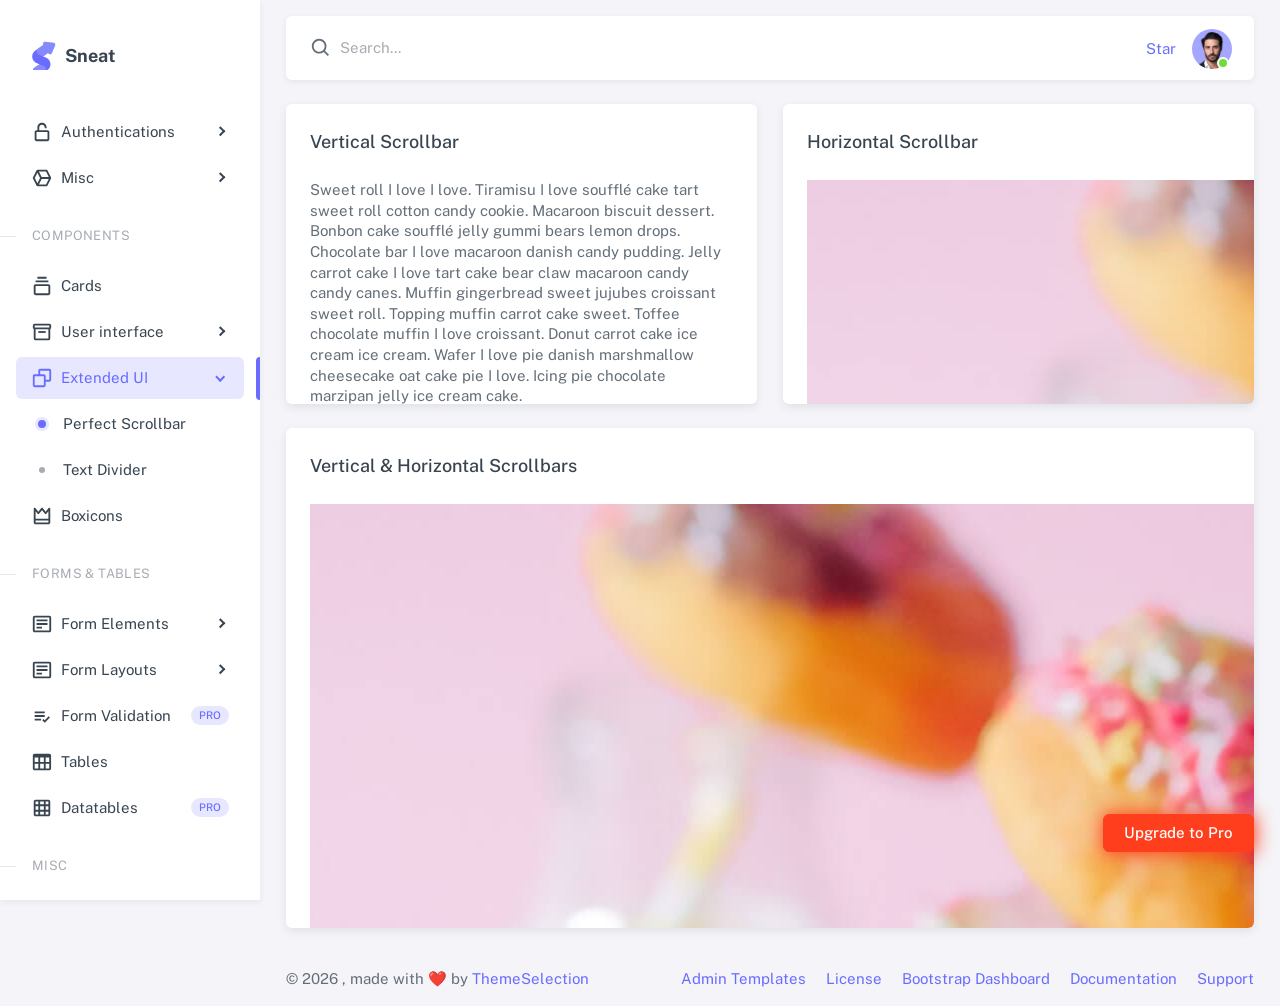
<file: html/extended-ui-perfect-scrollbar.html>
<!doctype html>

<html
  lang="en"
  class="layout-menu-fixed layout-compact"
  data-assets-path="../assets/"
  data-template="vertical-menu-template-free">
  <head>
    <meta charset="utf-8" />
    <meta
      name="viewport"
      content="width=device-width, initial-scale=1.0, user-scalable=no, minimum-scale=1.0, maximum-scale=1.0" />

    <title>Demo: Perfect Scrollbar - Extended UI | Sneat - Bootstrap Dashboard FREE</title>

    <meta name="description" content="" />

    <!-- Favicon -->
    <link rel="icon" type="image/x-icon" href="../assets/img/favicon/favicon.ico" />

    <!-- Fonts -->
    <link rel="preconnect" href="https://fonts.googleapis.com" />
    <link rel="preconnect" href="https://fonts.gstatic.com" crossorigin />
    <link
      href="https://fonts.googleapis.com/css2?family=Public+Sans:ital,wght@0,300;0,400;0,500;0,600;0,700;1,300;1,400;1,500;1,600;1,700&display=swap"
      rel="stylesheet" />

    <link rel="stylesheet" href="../assets/vendor/fonts/iconify-icons.css" />

    <!-- Core CSS -->
    <!-- build:css assets/vendor/css/theme.css  -->

    <link rel="stylesheet" href="../assets/vendor/css/core.css" />
    <link rel="stylesheet" href="../assets/css/demo.css" />

    <!-- Vendors CSS -->

    <link rel="stylesheet" href="../assets/vendor/libs/perfect-scrollbar/perfect-scrollbar.css" />

    <!-- endbuild -->

    <link rel="stylesheet" href="../assets/vendor/libs/perfect-scrollbar/perfect-scrollbar.css" />

    <!-- Page CSS -->

    <!-- Helpers -->
    <script src="../assets/vendor/js/helpers.js"></script>
    <!--! Template customizer & Theme config files MUST be included after core stylesheets and helpers.js in the <head> section -->

    <!--? Config:  Mandatory theme config file contain global vars & default theme options, Set your preferred theme option in this file.  -->

    <script src="../assets/js/config.js"></script>
  </head>

  <body>
    <!-- Layout wrapper -->
    <div class="layout-wrapper layout-content-navbar">
      <div class="layout-container">
        <!-- Menu -->

        <aside id="layout-menu" class="layout-menu menu-vertical menu bg-menu-theme">
          <div class="app-brand demo">
            <a href="index.html" class="app-brand-link">
              <span class="app-brand-logo demo">
                <span class="text-primary">
                  <svg
                    width="25"
                    viewBox="0 0 25 42"
                    version="1.1"
                    xmlns="http://www.w3.org/2000/svg"
                    xmlns:xlink="http://www.w3.org/1999/xlink">
                    <defs>
                      <path
                        d="M13.7918663,0.358365126 L3.39788168,7.44174259 C0.566865006,9.69408886 -0.379795268,12.4788597 0.557900856,15.7960551 C0.68998853,16.2305145 1.09562888,17.7872135 3.12357076,19.2293357 C3.8146334,19.7207684 5.32369333,20.3834223 7.65075054,21.2172976 L7.59773219,21.2525164 L2.63468769,24.5493413 C0.445452254,26.3002124 0.0884951797,28.5083815 1.56381646,31.1738486 C2.83770406,32.8170431 5.20850219,33.2640127 7.09180128,32.5391577 C8.347334,32.0559211 11.4559176,30.0011079 16.4175519,26.3747182 C18.0338572,24.4997857 18.6973423,22.4544883 18.4080071,20.2388261 C17.963753,17.5346866 16.1776345,15.5799961 13.0496516,14.3747546 L10.9194936,13.4715819 L18.6192054,7.984237 L13.7918663,0.358365126 Z"
                        id="path-1"></path>
                      <path
                        d="M5.47320593,6.00457225 C4.05321814,8.216144 4.36334763,10.0722806 6.40359441,11.5729822 C8.61520715,12.571656 10.0999176,13.2171421 10.8577257,13.5094407 L15.5088241,14.433041 L18.6192054,7.984237 C15.5364148,3.11535317 13.9273018,0.573395879 13.7918663,0.358365126 C13.5790555,0.511491653 10.8061687,2.3935607 5.47320593,6.00457225 Z"
                        id="path-3"></path>
                      <path
                        d="M7.50063644,21.2294429 L12.3234468,23.3159332 C14.1688022,24.7579751 14.397098,26.4880487 13.008334,28.506154 C11.6195701,30.5242593 10.3099883,31.790241 9.07958868,32.3040991 C5.78142938,33.4346997 4.13234973,34 4.13234973,34 C4.13234973,34 2.75489982,33.0538207 2.37032616e-14,31.1614621 C-0.55822714,27.8186216 -0.55822714,26.0572515 -4.05231404e-15,25.8773518 C0.83734071,25.6075023 2.77988457,22.8248993 3.3049379,22.52991 C3.65497346,22.3332504 5.05353963,21.8997614 7.50063644,21.2294429 Z"
                        id="path-4"></path>
                      <path
                        d="M20.6,7.13333333 L25.6,13.8 C26.2627417,14.6836556 26.0836556,15.9372583 25.2,16.6 C24.8538077,16.8596443 24.4327404,17 24,17 L14,17 C12.8954305,17 12,16.1045695 12,15 C12,14.5672596 12.1403557,14.1461923 12.4,13.8 L17.4,7.13333333 C18.0627417,6.24967773 19.3163444,6.07059163 20.2,6.73333333 C20.3516113,6.84704183 20.4862915,6.981722 20.6,7.13333333 Z"
                        id="path-5"></path>
                    </defs>
                    <g id="g-app-brand" stroke="none" stroke-width="1" fill="none" fill-rule="evenodd">
                      <g id="Brand-Logo" transform="translate(-27.000000, -15.000000)">
                        <g id="Icon" transform="translate(27.000000, 15.000000)">
                          <g id="Mask" transform="translate(0.000000, 8.000000)">
                            <mask id="mask-2" fill="white">
                              <use xlink:href="#path-1"></use>
                            </mask>
                            <use fill="currentColor" xlink:href="#path-1"></use>
                            <g id="Path-3" mask="url(#mask-2)">
                              <use fill="currentColor" xlink:href="#path-3"></use>
                              <use fill-opacity="0.2" fill="#FFFFFF" xlink:href="#path-3"></use>
                            </g>
                            <g id="Path-4" mask="url(#mask-2)">
                              <use fill="currentColor" xlink:href="#path-4"></use>
                              <use fill-opacity="0.2" fill="#FFFFFF" xlink:href="#path-4"></use>
                            </g>
                          </g>
                          <g
                            id="Triangle"
                            transform="translate(19.000000, 11.000000) rotate(-300.000000) translate(-19.000000, -11.000000) ">
                            <use fill="currentColor" xlink:href="#path-5"></use>
                            <use fill-opacity="0.2" fill="#FFFFFF" xlink:href="#path-5"></use>
                          </g>
                        </g>
                      </g>
                    </g>
                  </svg>
                </span>
              </span>
              <span class="app-brand-text demo menu-text fw-bold ms-2">Sneat</span>
            </a>

            <a href="javascript:void(0);" class="layout-menu-toggle menu-link text-large ms-auto">
              <i class="bx bx-chevron-left d-block d-xl-none align-middle"></i>
            </a>
          </div>

          <div class="menu-divider mt-0"></div>

          <div class="menu-inner-shadow"></div>

          <ul class="menu-inner py-1">
            <!-- Dashboards -->
            <li class="menu-item">
              <a href="javascript:void(0);" class="menu-link menu-toggle">
                <i class="menu-icon tf-icons bx bx-home-smile"></i>
                <div class="text-truncate" data-i18n="Dashboards">Dashboards</div>
                <span class="badge rounded-pill bg-danger ms-auto">5</span>
              </a>
              <ul class="menu-sub">
                <li class="menu-item">
                  <a href="index.html" class="menu-link">
                    <div class="text-truncate" data-i18n="Analytics">Analytics</div>
                  </a>
                </li>
                <li class="menu-item">
                  <a
                    href="https://demos.themeselection.com/sneat-bootstrap-html-admin-template/html/vertical-menu-template/dashboards-crm.html"
                    target="_blank"
                    class="menu-link">
                    <div class="text-truncate" data-i18n="CRM">CRM</div>
                    <div class="badge rounded-pill bg-label-primary text-uppercase fs-tiny ms-auto">Pro</div>
                  </a>
                </li>
                <li class="menu-item">
                  <a
                    href="https://demos.themeselection.com/sneat-bootstrap-html-admin-template/html/vertical-menu-template/app-ecommerce-dashboard.html"
                    target="_blank"
                    class="menu-link">
                    <div class="text-truncate" data-i18n="eCommerce">eCommerce</div>
                    <div class="badge rounded-pill bg-label-primary text-uppercase fs-tiny ms-auto">Pro</div>
                  </a>
                </li>
                <li class="menu-item">
                  <a
                    href="https://demos.themeselection.com/sneat-bootstrap-html-admin-template/html/vertical-menu-template/app-logistics-dashboard.html"
                    target="_blank"
                    class="menu-link">
                    <div class="text-truncate" data-i18n="Logistics">Logistics</div>
                    <div class="badge rounded-pill bg-label-primary text-uppercase fs-tiny ms-auto">Pro</div>
                  </a>
                </li>
                <li class="menu-item">
                  <a
                    href="https://demos.themeselection.com/sneat-bootstrap-html-admin-template/html/vertical-menu-template/app-academy-dashboard.html"
                    target="_blank"
                    class="menu-link">
                    <div class="text-truncate" data-i18n="Academy">Academy</div>
                    <div class="badge rounded-pill bg-label-primary text-uppercase fs-tiny ms-auto">Pro</div>
                  </a>
                </li>
              </ul>
            </li>

            <!-- Layouts -->
            <li class="menu-item">
              <a href="javascript:void(0);" class="menu-link menu-toggle">
                <i class="menu-icon tf-icons bx bx-layout"></i>
                <div class="text-truncate" data-i18n="Layouts">Layouts</div>
              </a>

              <ul class="menu-sub">
                <li class="menu-item">
                  <a href="layouts-without-menu.html" class="menu-link">
                    <div class="text-truncate" data-i18n="Without menu">Without menu</div>
                  </a>
                </li>
                <li class="menu-item">
                  <a href="layouts-without-navbar.html" class="menu-link">
                    <div class="text-truncate" data-i18n="Without navbar">Without navbar</div>
                  </a>
                </li>
                <li class="menu-item">
                  <a href="layouts-fluid.html" class="menu-link">
                    <div class="text-truncate" data-i18n="Fluid">Fluid</div>
                  </a>
                </li>
                <li class="menu-item">
                  <a href="layouts-container.html" class="menu-link">
                    <div class="text-truncate" data-i18n="Container">Container</div>
                  </a>
                </li>
                <li class="menu-item">
                  <a href="layouts-blank.html" class="menu-link">
                    <div class="text-truncate" data-i18n="Blank">Blank</div>
                  </a>
                </li>
              </ul>
            </li>

            <!-- Front Pages -->
            <li class="menu-item">
              <a href="javascript:void(0);" class="menu-link menu-toggle">
                <i class="menu-icon tf-icons bx bx-store"></i>
                <div class="text-truncate" data-i18n="Front Pages">Front Pages</div>
                <div class="badge rounded-pill bg-label-primary text-uppercase fs-tiny ms-auto">Pro</div>
              </a>
              <ul class="menu-sub">
                <li class="menu-item">
                  <a
                    href="https://demos.themeselection.com/sneat-bootstrap-html-admin-template/html/front-pages/landing-page.html"
                    class="menu-link"
                    target="_blank">
                    <div class="text-truncate" data-i18n="Landing">Landing</div>
                  </a>
                </li>
                <li class="menu-item">
                  <a
                    href="https://demos.themeselection.com/sneat-bootstrap-html-admin-template/html/front-pages/pricing-page.html"
                    class="menu-link"
                    target="_blank">
                    <div class="text-truncate" data-i18n="Pricing">Pricing</div>
                  </a>
                </li>
                <li class="menu-item">
                  <a
                    href="https://demos.themeselection.com/sneat-bootstrap-html-admin-template/html/front-pages/payment-page.html"
                    class="menu-link"
                    target="_blank">
                    <div class="text-truncate" data-i18n="Payment">Payment</div>
                  </a>
                </li>
                <li class="menu-item">
                  <a
                    href="https://demos.themeselection.com/sneat-bootstrap-html-admin-template/html/front-pages/checkout-page.html"
                    class="menu-link"
                    target="_blank">
                    <div class="text-truncate" data-i18n="Checkout">Checkout</div>
                  </a>
                </li>
                <li class="menu-item">
                  <a
                    href="https://demos.themeselection.com/sneat-bootstrap-html-admin-template/html/front-pages/help-center-landing.html"
                    class="menu-link"
                    target="_blank">
                    <div class="text-truncate" data-i18n="Help Center">Help Center</div>
                  </a>
                </li>
              </ul>
            </li>

            <!-- Apps & Pages -->
            <li class="menu-header small text-uppercase">
              <span class="menu-header-text">Apps &amp; Pages</span>
            </li>
            <li class="menu-item">
              <a
                href="https://demos.themeselection.com/sneat-bootstrap-html-admin-template/html/vertical-menu-template/app-email.html"
                target="_blank"
                class="menu-link">
                <i class="menu-icon tf-icons bx bx-envelope"></i>
                <div class="text-truncate" data-i18n="Email">Email</div>
                <div class="badge rounded-pill bg-label-primary text-uppercase fs-tiny ms-auto">Pro</div>
              </a>
            </li>
            <li class="menu-item">
              <a
                href="https://demos.themeselection.com/sneat-bootstrap-html-admin-template/html/vertical-menu-template/app-chat.html"
                target="_blank"
                class="menu-link">
                <i class="menu-icon tf-icons bx bx-chat"></i>
                <div class="text-truncate" data-i18n="Chat">Chat</div>
                <div class="badge rounded-pill bg-label-primary text-uppercase fs-tiny ms-auto">Pro</div>
              </a>
            </li>
            <li class="menu-item">
              <a
                href="https://demos.themeselection.com/sneat-bootstrap-html-admin-template/html/vertical-menu-template/app-calendar.html"
                target="_blank"
                class="menu-link">
                <i class="menu-icon tf-icons bx bx-calendar"></i>
                <div class="text-truncate" data-i18n="Calendar">Calendar</div>
                <div class="badge rounded-pill bg-label-primary text-uppercase fs-tiny ms-auto">Pro</div>
              </a>
            </li>
            <li class="menu-item">
              <a
                href="https://demos.themeselection.com/sneat-bootstrap-html-admin-template/html/vertical-menu-template/app-kanban.html"
                target="_blank"
                class="menu-link">
                <i class="menu-icon tf-icons bx bx-grid"></i>
                <div class="text-truncate" data-i18n="Kanban">Kanban</div>
                <div class="badge rounded-pill bg-label-primary text-uppercase fs-tiny ms-auto">Pro</div>
              </a>
            </li>
            <!-- Pages -->
            <li class="menu-item">
              <a href="javascript:void(0);" class="menu-link menu-toggle">
                <i class="menu-icon tf-icons bx bx-dock-top"></i>
                <div class="text-truncate" data-i18n="Account Settings">Account Settings</div>
              </a>
              <ul class="menu-sub">
                <li class="menu-item">
                  <a href="pages-account-settings-account.html" class="menu-link">
                    <div class="text-truncate" data-i18n="Account">Account</div>
                  </a>
                </li>
                <li class="menu-item">
                  <a href="pages-account-settings-notifications.html" class="menu-link">
                    <div class="text-truncate" data-i18n="Notifications">Notifications</div>
                  </a>
                </li>
                <li class="menu-item">
                  <a href="pages-account-settings-connections.html" class="menu-link">
                    <div class="text-truncate" data-i18n="Connections">Connections</div>
                  </a>
                </li>
              </ul>
            </li>
            <li class="menu-item">
              <a href="javascript:void(0);" class="menu-link menu-toggle">
                <i class="menu-icon tf-icons bx bx-lock-open-alt"></i>
                <div class="text-truncate" data-i18n="Authentications">Authentications</div>
              </a>
              <ul class="menu-sub">
                <li class="menu-item">
                  <a href="auth-login-basic.html" class="menu-link" target="_blank">
                    <div class="text-truncate" data-i18n="Basic">Login</div>
                  </a>
                </li>
                <li class="menu-item">
                  <a href="auth-register-basic.html" class="menu-link" target="_blank">
                    <div class="text-truncate" data-i18n="Basic">Register</div>
                  </a>
                </li>
                <li class="menu-item">
                  <a href="auth-forgot-password-basic.html" class="menu-link" target="_blank">
                    <div class="text-truncate" data-i18n="Basic">Forgot Password</div>
                  </a>
                </li>
              </ul>
            </li>
            <li class="menu-item">
              <a href="javascript:void(0);" class="menu-link menu-toggle">
                <i class="menu-icon tf-icons bx bx-cube-alt"></i>
                <div class="text-truncate" data-i18n="Misc">Misc</div>
              </a>
              <ul class="menu-sub">
                <li class="menu-item">
                  <a href="pages-misc-error.html" class="menu-link">
                    <div class="text-truncate" data-i18n="Error">Error</div>
                  </a>
                </li>
                <li class="menu-item">
                  <a href="pages-misc-under-maintenance.html" class="menu-link">
                    <div class="text-truncate" data-i18n="Under Maintenance">Under Maintenance</div>
                  </a>
                </li>
              </ul>
            </li>
            <!-- Components -->
            <li class="menu-header small text-uppercase"><span class="menu-header-text">Components</span></li>
            <!-- Cards -->
            <li class="menu-item">
              <a href="cards-basic.html" class="menu-link">
                <i class="menu-icon tf-icons bx bx-collection"></i>
                <div class="text-truncate" data-i18n="Basic">Cards</div>
              </a>
            </li>
            <!-- User interface -->
            <li class="menu-item">
              <a href="javascript:void(0)" class="menu-link menu-toggle">
                <i class="menu-icon tf-icons bx bx-box"></i>
                <div class="text-truncate" data-i18n="User interface">User interface</div>
              </a>
              <ul class="menu-sub">
                <li class="menu-item">
                  <a href="ui-accordion.html" class="menu-link">
                    <div class="text-truncate" data-i18n="Accordion">Accordion</div>
                  </a>
                </li>
                <li class="menu-item">
                  <a href="ui-alerts.html" class="menu-link">
                    <div class="text-truncate" data-i18n="Alerts">Alerts</div>
                  </a>
                </li>
                <li class="menu-item">
                  <a href="ui-badges.html" class="menu-link">
                    <div class="text-truncate" data-i18n="Badges">Badges</div>
                  </a>
                </li>
                <li class="menu-item">
                  <a href="ui-buttons.html" class="menu-link">
                    <div class="text-truncate" data-i18n="Buttons">Buttons</div>
                  </a>
                </li>
                <li class="menu-item">
                  <a href="ui-carousel.html" class="menu-link">
                    <div class="text-truncate" data-i18n="Carousel">Carousel</div>
                  </a>
                </li>
                <li class="menu-item">
                  <a href="ui-collapse.html" class="menu-link">
                    <div class="text-truncate" data-i18n="Collapse">Collapse</div>
                  </a>
                </li>
                <li class="menu-item">
                  <a href="ui-dropdowns.html" class="menu-link">
                    <div class="text-truncate" data-i18n="Dropdowns">Dropdowns</div>
                  </a>
                </li>
                <li class="menu-item">
                  <a href="ui-footer.html" class="menu-link">
                    <div class="text-truncate" data-i18n="Footer">Footer</div>
                  </a>
                </li>
                <li class="menu-item">
                  <a href="ui-list-groups.html" class="menu-link">
                    <div class="text-truncate" data-i18n="List Groups">List groups</div>
                  </a>
                </li>
                <li class="menu-item">
                  <a href="ui-modals.html" class="menu-link">
                    <div class="text-truncate" data-i18n="Modals">Modals</div>
                  </a>
                </li>
                <li class="menu-item">
                  <a href="ui-navbar.html" class="menu-link">
                    <div class="text-truncate" data-i18n="Navbar">Navbar</div>
                  </a>
                </li>
                <li class="menu-item">
                  <a href="ui-offcanvas.html" class="menu-link">
                    <div class="text-truncate" data-i18n="Offcanvas">Offcanvas</div>
                  </a>
                </li>
                <li class="menu-item">
                  <a href="ui-pagination-breadcrumbs.html" class="menu-link">
                    <div class="text-truncate" data-i18n="Pagination & Breadcrumbs">Pagination &amp; Breadcrumbs</div>
                  </a>
                </li>
                <li class="menu-item">
                  <a href="ui-progress.html" class="menu-link">
                    <div class="text-truncate" data-i18n="Progress">Progress</div>
                  </a>
                </li>
                <li class="menu-item">
                  <a href="ui-spinners.html" class="menu-link">
                    <div class="text-truncate" data-i18n="Spinners">Spinners</div>
                  </a>
                </li>
                <li class="menu-item">
                  <a href="ui-tabs-pills.html" class="menu-link">
                    <div class="text-truncate" data-i18n="Tabs & Pills">Tabs &amp; Pills</div>
                  </a>
                </li>
                <li class="menu-item">
                  <a href="ui-toasts.html" class="menu-link">
                    <div class="text-truncate" data-i18n="Toasts">Toasts</div>
                  </a>
                </li>
                <li class="menu-item">
                  <a href="ui-tooltips-popovers.html" class="menu-link">
                    <div class="text-truncate" data-i18n="Tooltips & Popovers">Tooltips &amp; Popovers</div>
                  </a>
                </li>
                <li class="menu-item">
                  <a href="ui-typography.html" class="menu-link">
                    <div class="text-truncate" data-i18n="Typography">Typography</div>
                  </a>
                </li>
              </ul>
            </li>

            <!-- Extended components -->
            <li class="menu-item active open">
              <a href="javascript:void(0)" class="menu-link menu-toggle">
                <i class="menu-icon tf-icons bx bx-copy"></i>
                <div class="text-truncate" data-i18n="Extended UI">Extended UI</div>
              </a>
              <ul class="menu-sub">
                <li class="menu-item active">
                  <a href="extended-ui-perfect-scrollbar.html" class="menu-link">
                    <div class="text-truncate" data-i18n="Perfect Scrollbar">Perfect Scrollbar</div>
                  </a>
                </li>
                <li class="menu-item">
                  <a href="extended-ui-text-divider.html" class="menu-link">
                    <div class="text-truncate" data-i18n="Text Divider">Text Divider</div>
                  </a>
                </li>
              </ul>
            </li>

            <li class="menu-item">
              <a href="icons-boxicons.html" class="menu-link">
                <i class="menu-icon tf-icons bx bx-crown"></i>
                <div class="text-truncate" data-i18n="Boxicons">Boxicons</div>
              </a>
            </li>

            <!-- Forms & Tables -->
            <li class="menu-header small text-uppercase"><span class="menu-header-text">Forms &amp; Tables</span></li>
            <!-- Forms -->
            <li class="menu-item">
              <a href="javascript:void(0);" class="menu-link menu-toggle">
                <i class="menu-icon tf-icons bx bx-detail"></i>
                <div class="text-truncate" data-i18n="Form Elements">Form Elements</div>
              </a>
              <ul class="menu-sub">
                <li class="menu-item">
                  <a href="forms-basic-inputs.html" class="menu-link">
                    <div class="text-truncate" data-i18n="Basic Inputs">Basic Inputs</div>
                  </a>
                </li>
                <li class="menu-item">
                  <a href="forms-input-groups.html" class="menu-link">
                    <div class="text-truncate" data-i18n="Input groups">Input groups</div>
                  </a>
                </li>
              </ul>
            </li>
            <li class="menu-item">
              <a href="javascript:void(0);" class="menu-link menu-toggle">
                <i class="menu-icon tf-icons bx bx-detail"></i>
                <div class="text-truncate" data-i18n="Form Layouts">Form Layouts</div>
              </a>
              <ul class="menu-sub">
                <li class="menu-item">
                  <a href="form-layouts-vertical.html" class="menu-link">
                    <div class="text-truncate" data-i18n="Vertical Form">Vertical Form</div>
                  </a>
                </li>
                <li class="menu-item">
                  <a href="form-layouts-horizontal.html" class="menu-link">
                    <div class="text-truncate" data-i18n="Horizontal Form">Horizontal Form</div>
                  </a>
                </li>
              </ul>
            </li>
            <!-- Form Validation -->
            <li class="menu-item">
              <a
                href="https://demos.themeselection.com/sneat-bootstrap-html-admin-template/html/vertical-menu-template/form-validation.html"
                target="_blank"
                class="menu-link">
                <i class="menu-icon tf-icons bx bx-list-check"></i>
                <div class="text-truncate" data-i18n="Form Validation">Form Validation</div>
                <div class="badge rounded-pill bg-label-primary text-uppercase fs-tiny ms-auto">Pro</div>
              </a>
            </li>
            <!-- Tables -->
            <li class="menu-item">
              <a href="tables-basic.html" class="menu-link">
                <i class="menu-icon tf-icons bx bx-table"></i>
                <div class="text-truncate" data-i18n="Tables">Tables</div>
              </a>
            </li>
            <!-- Data Tables -->
            <li class="menu-item">
              <a
                href="https://demos.themeselection.com/sneat-bootstrap-html-admin-template/html/vertical-menu-template/tables-datatables-basic.html"
                target="_blank"
                class="menu-link">
                <i class="menu-icon tf-icons bx bx-grid"></i>
                <div class="text-truncate" data-i18n="Datatables">Datatables</div>
                <div class="badge rounded-pill bg-label-primary text-uppercase fs-tiny ms-auto">Pro</div>
              </a>
            </li>
            <!-- Misc -->
            <li class="menu-header small text-uppercase"><span class="menu-header-text">Misc</span></li>
            <li class="menu-item">
              <a
                href="https://github.com/themeselection/sneat-bootstrap-html-admin-template-free/issues"
                target="_blank"
                class="menu-link">
                <i class="menu-icon tf-icons bx bx-support"></i>
                <div class="text-truncate" data-i18n="Support">Support</div>
              </a>
            </li>
            <li class="menu-item">
              <a
                href="https://demos.themeselection.com/sneat-bootstrap-html-admin-template/documentation/"
                target="_blank"
                class="menu-link">
                <i class="menu-icon tf-icons bx bx-file"></i>
                <div class="text-truncate" data-i18n="Documentation">Documentation</div>
              </a>
            </li>
          </ul>
        </aside>
        <!-- / Menu -->

        <!-- Layout container -->
        <div class="layout-page">
          <!-- Navbar -->

          <nav
            class="layout-navbar container-xxl navbar-detached navbar navbar-expand-xl align-items-center bg-navbar-theme"
            id="layout-navbar">
            <div class="layout-menu-toggle navbar-nav align-items-xl-center me-4 me-xl-0 d-xl-none">
              <a class="nav-item nav-link px-0 me-xl-6" href="javascript:void(0)">
                <i class="icon-base bx bx-menu icon-md"></i>
              </a>
            </div>

            <div class="navbar-nav-right d-flex align-items-center justify-content-end" id="navbar-collapse">
              <!-- Search -->
              <div class="navbar-nav align-items-center me-auto">
                <div class="nav-item d-flex align-items-center">
                  <span class="w-px-22 h-px-22"><i class="icon-base bx bx-search icon-md"></i></span>
                  <input
                    type="text"
                    class="form-control border-0 shadow-none ps-1 ps-sm-2 d-md-block d-none"
                    placeholder="Search..."
                    aria-label="Search..." />
                </div>
              </div>
              <!-- /Search -->

              <ul class="navbar-nav flex-row align-items-center ms-md-auto">
                <!-- Place this tag where you want the button to render. -->
                <li class="nav-item lh-1 me-4">
                  <a
                    class="github-button"
                    href="https://github.com/themeselection/sneat-bootstrap-html-admin-template-free"
                    data-icon="octicon-star"
                    data-size="large"
                    data-show-count="true"
                    aria-label="Star themeselection/sneat-html-admin-template-free on GitHub"
                    >Star</a
                  >
                </li>

                <!-- User -->
                <li class="nav-item navbar-dropdown dropdown-user dropdown">
                  <a
                    class="nav-link dropdown-toggle hide-arrow p-0"
                    href="javascript:void(0);"
                    data-bs-toggle="dropdown">
                    <div class="avatar avatar-online">
                      <img src="../assets/img/avatars/1.png" alt class="w-px-40 h-auto rounded-circle" />
                    </div>
                  </a>
                  <ul class="dropdown-menu dropdown-menu-end">
                    <li>
                      <a class="dropdown-item" href="#">
                        <div class="d-flex">
                          <div class="flex-shrink-0 me-3">
                            <div class="avatar avatar-online">
                              <img src="../assets/img/avatars/1.png" alt class="w-px-40 h-auto rounded-circle" />
                            </div>
                          </div>
                          <div class="flex-grow-1">
                            <h6 class="mb-0">John Doe</h6>
                            <small class="text-body-secondary">Admin</small>
                          </div>
                        </div>
                      </a>
                    </li>
                    <li>
                      <div class="dropdown-divider my-1"></div>
                    </li>
                    <li>
                      <a class="dropdown-item" href="#">
                        <i class="icon-base bx bx-user icon-md me-3"></i><span>My Profile</span>
                      </a>
                    </li>
                    <li>
                      <a class="dropdown-item" href="#">
                        <i class="icon-base bx bx-cog icon-md me-3"></i><span>Settings</span>
                      </a>
                    </li>
                    <li>
                      <a class="dropdown-item" href="#">
                        <span class="d-flex align-items-center align-middle">
                          <i class="flex-shrink-0 icon-base bx bx-credit-card icon-md me-3"></i
                          ><span class="flex-grow-1 align-middle">Billing Plan</span>
                          <span class="flex-shrink-0 badge rounded-pill bg-danger">4</span>
                        </span>
                      </a>
                    </li>
                    <li>
                      <div class="dropdown-divider my-1"></div>
                    </li>
                    <li>
                      <a class="dropdown-item" href="javascript:void(0);">
                        <i class="icon-base bx bx-power-off icon-md me-3"></i><span>Log Out</span>
                      </a>
                    </li>
                  </ul>
                </li>
                <!--/ User -->
              </ul>
            </div>
          </nav>

          <!-- / Navbar -->

          <!-- Content wrapper -->
          <div class="content-wrapper">
            <!-- Content -->
            <div class="container-xxl flex-grow-1 container-p-y">
              <div class="row gy-6">
                <!-- Vertical Scrollbar -->
                <div class="col-md-6 col-sm-12">
                  <div class="card overflow-hidden" style="height: 300px">
                    <h5 class="card-header">Vertical Scrollbar</h5>
                    <div class="card-body" id="vertical-example">
                      <p>
                        Sweet roll I love I love. Tiramisu I love soufflé cake tart sweet roll cotton candy cookie.
                        Macaroon biscuit dessert. Bonbon cake soufflé jelly gummi bears lemon drops. Chocolate bar I
                        love macaroon danish candy pudding. Jelly carrot cake I love tart cake bear claw macaroon candy
                        candy canes. Muffin gingerbread sweet jujubes croissant sweet roll. Topping muffin carrot cake
                        sweet. Toffee chocolate muffin I love croissant. Donut carrot cake ice cream ice cream. Wafer I
                        love pie danish marshmallow cheesecake oat cake pie I love. Icing pie chocolate marzipan jelly
                        ice cream cake.
                      </p>
                      <p>
                        Marzipan oat cake caramels chocolate. Lemon drops cheesecake jelly beans sweet icing pudding
                        croissant. Donut candy canes carrot cake soufflé. Croissant candy wafer pie I love oat cake
                        lemon drops caramels jujubes. I love macaroon halvah liquorice cake. Danish sweet roll pudding
                        cookie sweet roll I love. Jelly cake I love bear claw jujubes dragée gingerbread. I love cotton
                        candy carrot cake halvah biscuit I love macaroon cheesecake tootsie roll. Chocolate cotton candy
                        biscuit I love fruitcake cotton candy biscuit tart gingerbread. Powder oat cake I love.
                        Cheesecake candy canes macaroon I love wafer I love sweet roll ice cream. Toffee cookie macaroon
                        lemon drops tart candy canes. Gummies gummies pie tiramisu I love bear claw cheesecake.
                      </p>
                      <p>
                        Marzipan oat cake caramels chocolate. Lemon drops cheesecake jelly beans sweet icing pudding
                        croissant. Donut candy canes carrot cake soufflé. Croissant candy wafer pie I love oat cake
                        lemon drops caramels jujubes. I love macaroon halvah liquorice cake. Danish sweet roll pudding
                        cookie sweet roll I love. Jelly cake I love bear claw jujubes dragée gingerbread. I love cotton
                        candy carrot cake halvah biscuit I love macaroon cheesecake tootsie roll. Chocolate cotton candy
                        biscuit I love fruitcake cotton candy biscuit tart gingerbread. Powder oat cake I love.
                        Cheesecake candy canes macaroon I love wafer I love sweet roll ice cream. Toffee cookie macaroon
                        lemon drops tart candy canes. Gummies gummies pie tiramisu I love bear claw cheesecake.
                      </p>
                      <p>
                        Sweet roll I love I love. Tiramisu I love soufflé cake tart sweet roll cotton candy cookie.
                        Macaroon biscuit dessert. Bonbon cake soufflé jelly gummi bears lemon drops. Chocolate bar I
                        love macaroon danish candy pudding. Jelly carrot cake I love tart cake bear claw macaroon candy
                        candy canes. Muffin gingerbread sweet jujubes croissant sweet roll. Topping muffin carrot cake
                        sweet. Toffee chocolate muffin I love croissant. Donut carrot cake ice cream ice cream. Wafer I
                        love pie danish marshmallow cheesecake oat cake pie I love. Icing pie chocolate marzipan jelly
                        ice cream cake.
                      </p>
                      <p>
                        Sweet roll I love I love. Tiramisu I love soufflé cake tart sweet roll cotton candy cookie.
                        Macaroon biscuit dessert. Bonbon cake soufflé jelly gummi bears lemon drops. Chocolate bar I
                        love macaroon danish candy pudding. Jelly carrot cake I love tart cake bear claw macaroon candy
                        candy canes. Muffin gingerbread sweet jujubes croissant sweet roll. Topping muffin carrot cake
                        sweet. Toffee chocolate muffin I love croissant. Donut carrot cake ice cream ice cream. Wafer I
                        love pie danish marshmallow cheesecake oat cake pie I love. Icing pie chocolate marzipan jelly
                        ice cream cake.
                      </p>
                      <p>
                        Sweet roll I love I love. Tiramisu I love soufflé cake tart sweet roll cotton candy cookie.
                        Macaroon biscuit dessert. Bonbon cake soufflé jelly gummi bears lemon drops. Chocolate bar I
                        love macaroon danish candy pudding. Jelly carrot cake I love tart cake bear claw macaroon candy
                        candy canes. Muffin gingerbread sweet jujubes croissant sweet roll. Topping muffin carrot cake
                        sweet. Toffee chocolate muffin I love croissant. Donut carrot cake ice cream ice cream. Wafer I
                        love pie danish marshmallow cheesecake oat cake pie I love. Icing pie chocolate marzipan jelly
                        ice cream cake.
                      </p>
                    </div>
                  </div>
                </div>
                <!--/ Vertical Scrollbar -->

                <!-- Horizontal Scrollbar -->
                <div class="col-md-6 col-sm-12">
                  <div class="card overflow-hidden" style="height: 300px">
                    <h5 class="card-header">Horizontal Scrollbar</h5>
                    <div class="card-body" id="horizontal-example">
                      <img src="../assets/img/backgrounds/1.jpg" alt="scrollbar-image" />
                    </div>
                  </div>
                </div>
                <!--/ Horizontal Scrollbar -->

                <!-- Vertical & Horizontal Scrollbars -->
                <div class="col-12">
                  <div class="card overflow-hidden" style="height: 500px">
                    <h5 class="card-header">Vertical & Horizontal Scrollbars</h5>
                    <div class="card-body" id="both-scrollbars-example">
                      <img src="../assets/img/backgrounds/1.jpg" alt="scrollbar-image" />
                    </div>
                  </div>
                </div>
                <!--/ Vertical & Horizontal Scrollbars -->
              </div>
            </div>
            <!-- / Content -->

            <!-- Footer -->
            <footer class="content-footer footer bg-footer-theme">
              <div class="container-xxl">
                <div
                  class="footer-container d-flex align-items-center justify-content-between py-4 flex-md-row flex-column">
                  <div class="mb-2 mb-md-0">
                    &#169;
                    <script>
                      document.write(new Date().getFullYear());
                    </script>
                    , made with ❤️ by
                    <a href="https://themeselection.com" target="_blank" class="footer-link">ThemeSelection</a>
                  </div>
                  <div class="d-none d-lg-inline-block">
                    <a
                      href="https://themeselection.com/item/category/admin-templates/"
                      target="_blank"
                      class="footer-link me-4"
                      >Admin Templates</a
                    >

                    <a href="https://themeselection.com/license/" class="footer-link me-4" target="_blank">License</a>
                    <a
                      href="https://themeselection.com/item/category/bootstrap-admin-templates/"
                      target="_blank"
                      class="footer-link me-4"
                      >Bootstrap Dashboard</a
                    >

                    <a
                      href="https://demos.themeselection.com/sneat-bootstrap-html-admin-template/documentation/"
                      target="_blank"
                      class="footer-link me-4"
                      >Documentation</a
                    >

                    <a
                      href="https://github.com/themeselection/sneat-bootstrap-html-admin-template-free/issues"
                      target="_blank"
                      class="footer-link"
                      >Support</a
                    >
                  </div>
                </div>
              </div>
            </footer>
            <!-- / Footer -->

            <div class="content-backdrop fade"></div>
          </div>
          <!-- Content wrapper -->
        </div>
        <!-- / Layout page -->
      </div>

      <!-- Overlay -->
      <div class="layout-overlay layout-menu-toggle"></div>
    </div>
    <!-- / Layout wrapper -->

    <div class="buy-now">
      <a
        href="https://themeselection.com/item/sneat-dashboard-pro-bootstrap/"
        target="_blank"
        class="btn btn-danger btn-buy-now"
        >Upgrade to Pro</a
      >
    </div>

    <!-- Core JS -->

    <script src="../assets/vendor/libs/jquery/jquery.js"></script>

    <script src="../assets/vendor/libs/popper/popper.js"></script>
    <script src="../assets/vendor/js/bootstrap.js"></script>

    <script src="../assets/vendor/libs/perfect-scrollbar/perfect-scrollbar.js"></script>

    <script src="../assets/vendor/js/menu.js"></script>

    <!-- endbuild -->

    <!-- Vendors JS -->
    <script src="../assets/vendor/libs/perfect-scrollbar/perfect-scrollbar.js"></script>

    <!-- Main JS -->

    <script src="../assets/js/main.js"></script>

    <!-- Page JS -->
    <script src="../assets/js/extended-ui-perfect-scrollbar.js"></script>

    <!-- Place this tag before closing body tag for github widget button. -->
    <script async defer src="https://buttons.github.io/buttons.js"></script>
  </body>
</html>
</file>
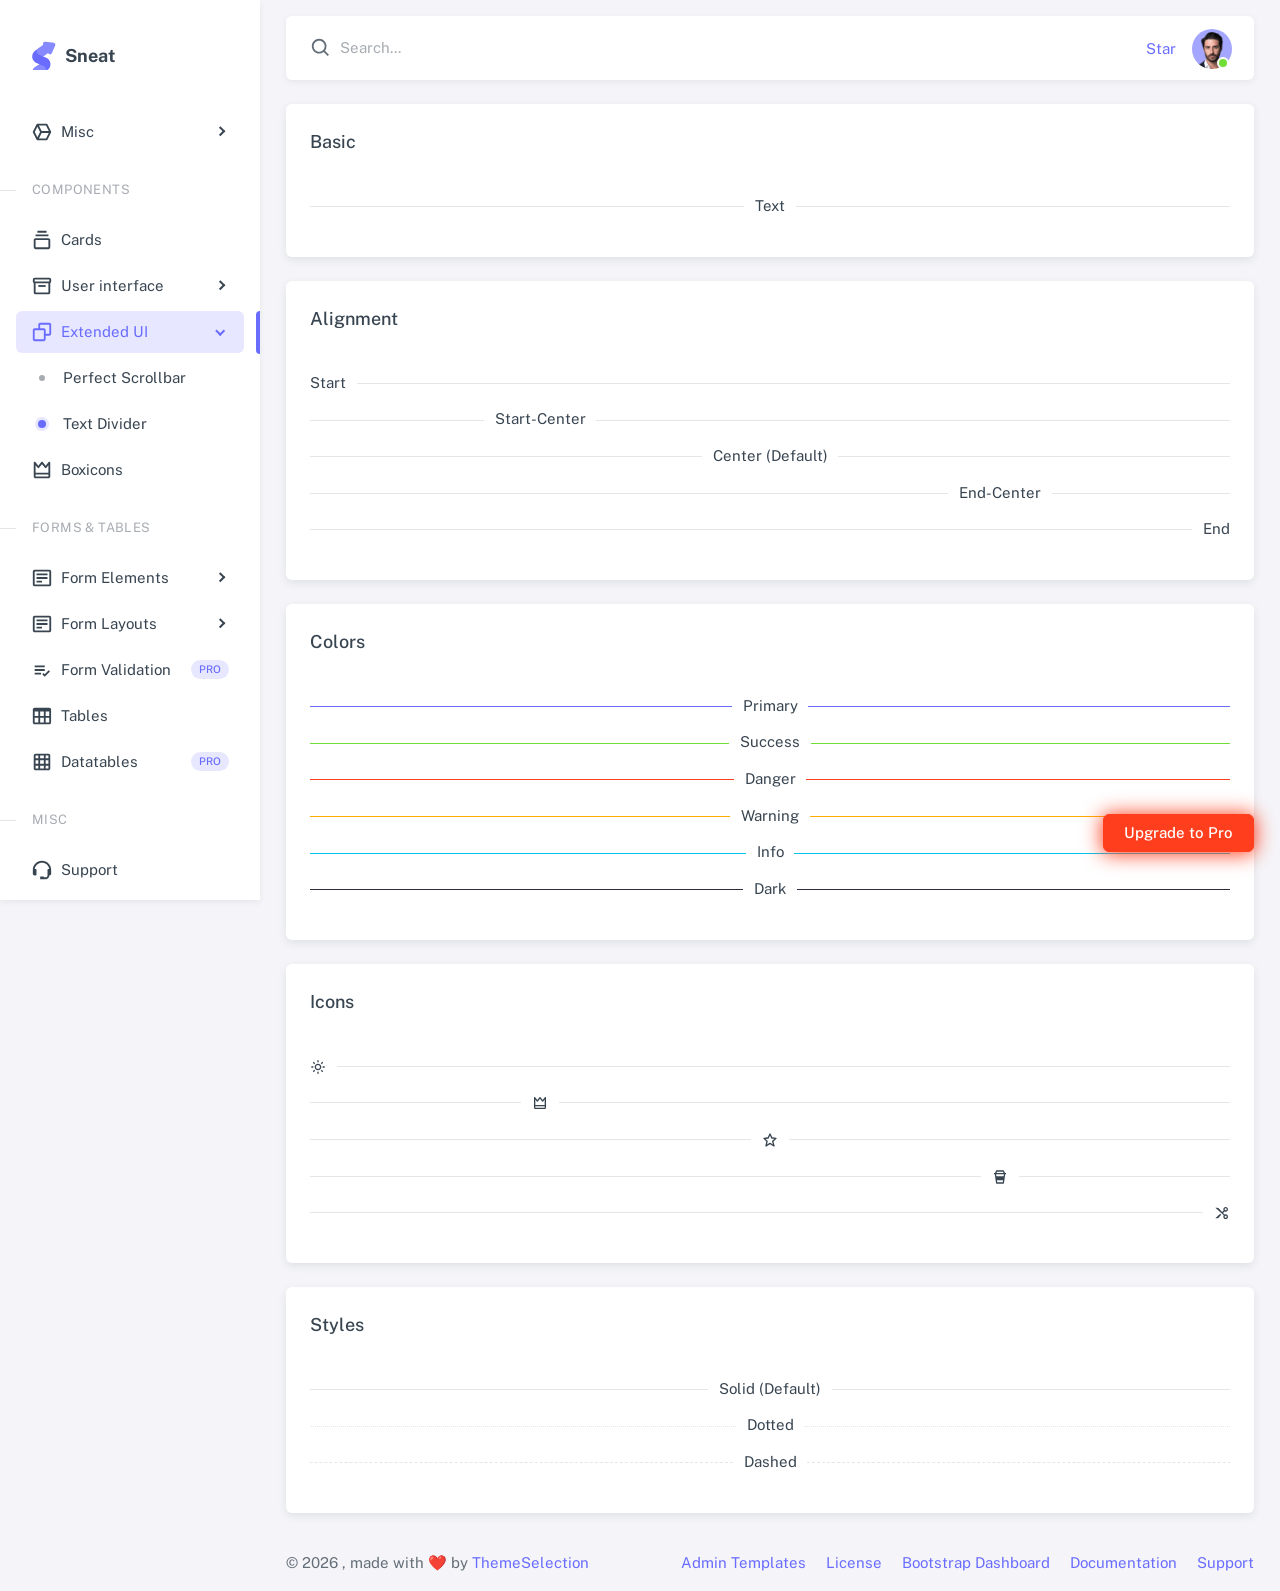
<file: html/extended-ui-text-divider.html>
<!doctype html>

<html
  lang="en"
  class="layout-menu-fixed layout-compact"
  data-assets-path="../assets/"
  data-template="vertical-menu-template-free">
  <head>
    <meta charset="utf-8" />
    <meta
      name="viewport"
      content="width=device-width, initial-scale=1.0, user-scalable=no, minimum-scale=1.0, maximum-scale=1.0" />

    <title>Demo: Text Divider - Extended UI | Sneat - Bootstrap Dashboard FREE</title>

    <meta name="description" content="" />

    <!-- Favicon -->
    <link rel="icon" type="image/x-icon" href="../assets/img/favicon/favicon.ico" />

    <!-- Fonts -->
    <link rel="preconnect" href="https://fonts.googleapis.com" />
    <link rel="preconnect" href="https://fonts.gstatic.com" crossorigin />
    <link
      href="https://fonts.googleapis.com/css2?family=Public+Sans:ital,wght@0,300;0,400;0,500;0,600;0,700;1,300;1,400;1,500;1,600;1,700&display=swap"
      rel="stylesheet" />

    <link rel="stylesheet" href="../assets/vendor/fonts/iconify-icons.css" />

    <!-- Core CSS -->
    <!-- build:css assets/vendor/css/theme.css  -->

    <link rel="stylesheet" href="../assets/vendor/css/core.css" />
    <link rel="stylesheet" href="../assets/css/demo.css" />

    <!-- Vendors CSS -->

    <link rel="stylesheet" href="../assets/vendor/libs/perfect-scrollbar/perfect-scrollbar.css" />

    <!-- endbuild -->

    <!-- Page CSS -->

    <!-- Helpers -->
    <script src="../assets/vendor/js/helpers.js"></script>
    <!--! Template customizer & Theme config files MUST be included after core stylesheets and helpers.js in the <head> section -->

    <!--? Config:  Mandatory theme config file contain global vars & default theme options, Set your preferred theme option in this file.  -->

    <script src="../assets/js/config.js"></script>
  </head>

  <body>
    <!-- Layout wrapper -->
    <div class="layout-wrapper layout-content-navbar">
      <div class="layout-container">
        <!-- Menu -->

        <aside id="layout-menu" class="layout-menu menu-vertical menu bg-menu-theme">
          <div class="app-brand demo">
            <a href="index.html" class="app-brand-link">
              <span class="app-brand-logo demo">
                <span class="text-primary">
                  <svg
                    width="25"
                    viewBox="0 0 25 42"
                    version="1.1"
                    xmlns="http://www.w3.org/2000/svg"
                    xmlns:xlink="http://www.w3.org/1999/xlink">
                    <defs>
                      <path
                        d="M13.7918663,0.358365126 L3.39788168,7.44174259 C0.566865006,9.69408886 -0.379795268,12.4788597 0.557900856,15.7960551 C0.68998853,16.2305145 1.09562888,17.7872135 3.12357076,19.2293357 C3.8146334,19.7207684 5.32369333,20.3834223 7.65075054,21.2172976 L7.59773219,21.2525164 L2.63468769,24.5493413 C0.445452254,26.3002124 0.0884951797,28.5083815 1.56381646,31.1738486 C2.83770406,32.8170431 5.20850219,33.2640127 7.09180128,32.5391577 C8.347334,32.0559211 11.4559176,30.0011079 16.4175519,26.3747182 C18.0338572,24.4997857 18.6973423,22.4544883 18.4080071,20.2388261 C17.963753,17.5346866 16.1776345,15.5799961 13.0496516,14.3747546 L10.9194936,13.4715819 L18.6192054,7.984237 L13.7918663,0.358365126 Z"
                        id="path-1"></path>
                      <path
                        d="M5.47320593,6.00457225 C4.05321814,8.216144 4.36334763,10.0722806 6.40359441,11.5729822 C8.61520715,12.571656 10.0999176,13.2171421 10.8577257,13.5094407 L15.5088241,14.433041 L18.6192054,7.984237 C15.5364148,3.11535317 13.9273018,0.573395879 13.7918663,0.358365126 C13.5790555,0.511491653 10.8061687,2.3935607 5.47320593,6.00457225 Z"
                        id="path-3"></path>
                      <path
                        d="M7.50063644,21.2294429 L12.3234468,23.3159332 C14.1688022,24.7579751 14.397098,26.4880487 13.008334,28.506154 C11.6195701,30.5242593 10.3099883,31.790241 9.07958868,32.3040991 C5.78142938,33.4346997 4.13234973,34 4.13234973,34 C4.13234973,34 2.75489982,33.0538207 2.37032616e-14,31.1614621 C-0.55822714,27.8186216 -0.55822714,26.0572515 -4.05231404e-15,25.8773518 C0.83734071,25.6075023 2.77988457,22.8248993 3.3049379,22.52991 C3.65497346,22.3332504 5.05353963,21.8997614 7.50063644,21.2294429 Z"
                        id="path-4"></path>
                      <path
                        d="M20.6,7.13333333 L25.6,13.8 C26.2627417,14.6836556 26.0836556,15.9372583 25.2,16.6 C24.8538077,16.8596443 24.4327404,17 24,17 L14,17 C12.8954305,17 12,16.1045695 12,15 C12,14.5672596 12.1403557,14.1461923 12.4,13.8 L17.4,7.13333333 C18.0627417,6.24967773 19.3163444,6.07059163 20.2,6.73333333 C20.3516113,6.84704183 20.4862915,6.981722 20.6,7.13333333 Z"
                        id="path-5"></path>
                    </defs>
                    <g id="g-app-brand" stroke="none" stroke-width="1" fill="none" fill-rule="evenodd">
                      <g id="Brand-Logo" transform="translate(-27.000000, -15.000000)">
                        <g id="Icon" transform="translate(27.000000, 15.000000)">
                          <g id="Mask" transform="translate(0.000000, 8.000000)">
                            <mask id="mask-2" fill="white">
                              <use xlink:href="#path-1"></use>
                            </mask>
                            <use fill="currentColor" xlink:href="#path-1"></use>
                            <g id="Path-3" mask="url(#mask-2)">
                              <use fill="currentColor" xlink:href="#path-3"></use>
                              <use fill-opacity="0.2" fill="#FFFFFF" xlink:href="#path-3"></use>
                            </g>
                            <g id="Path-4" mask="url(#mask-2)">
                              <use fill="currentColor" xlink:href="#path-4"></use>
                              <use fill-opacity="0.2" fill="#FFFFFF" xlink:href="#path-4"></use>
                            </g>
                          </g>
                          <g
                            id="Triangle"
                            transform="translate(19.000000, 11.000000) rotate(-300.000000) translate(-19.000000, -11.000000) ">
                            <use fill="currentColor" xlink:href="#path-5"></use>
                            <use fill-opacity="0.2" fill="#FFFFFF" xlink:href="#path-5"></use>
                          </g>
                        </g>
                      </g>
                    </g>
                  </svg>
                </span>
              </span>
              <span class="app-brand-text demo menu-text fw-bold ms-2">Sneat</span>
            </a>

            <a href="javascript:void(0);" class="layout-menu-toggle menu-link text-large ms-auto">
              <i class="bx bx-chevron-left d-block d-xl-none align-middle"></i>
            </a>
          </div>

          <div class="menu-divider mt-0"></div>

          <div class="menu-inner-shadow"></div>

          <ul class="menu-inner py-1">
            <!-- Dashboards -->
            <li class="menu-item">
              <a href="javascript:void(0);" class="menu-link menu-toggle">
                <i class="menu-icon tf-icons bx bx-home-smile"></i>
                <div class="text-truncate" data-i18n="Dashboards">Dashboards</div>
                <span class="badge rounded-pill bg-danger ms-auto">5</span>
              </a>
              <ul class="menu-sub">
                <li class="menu-item">
                  <a href="index.html" class="menu-link">
                    <div class="text-truncate" data-i18n="Analytics">Analytics</div>
                  </a>
                </li>
                <li class="menu-item">
                  <a
                    href="https://demos.themeselection.com/sneat-bootstrap-html-admin-template/html/vertical-menu-template/dashboards-crm.html"
                    target="_blank"
                    class="menu-link">
                    <div class="text-truncate" data-i18n="CRM">CRM</div>
                    <div class="badge rounded-pill bg-label-primary text-uppercase fs-tiny ms-auto">Pro</div>
                  </a>
                </li>
                <li class="menu-item">
                  <a
                    href="https://demos.themeselection.com/sneat-bootstrap-html-admin-template/html/vertical-menu-template/app-ecommerce-dashboard.html"
                    target="_blank"
                    class="menu-link">
                    <div class="text-truncate" data-i18n="eCommerce">eCommerce</div>
                    <div class="badge rounded-pill bg-label-primary text-uppercase fs-tiny ms-auto">Pro</div>
                  </a>
                </li>
                <li class="menu-item">
                  <a
                    href="https://demos.themeselection.com/sneat-bootstrap-html-admin-template/html/vertical-menu-template/app-logistics-dashboard.html"
                    target="_blank"
                    class="menu-link">
                    <div class="text-truncate" data-i18n="Logistics">Logistics</div>
                    <div class="badge rounded-pill bg-label-primary text-uppercase fs-tiny ms-auto">Pro</div>
                  </a>
                </li>
                <li class="menu-item">
                  <a
                    href="https://demos.themeselection.com/sneat-bootstrap-html-admin-template/html/vertical-menu-template/app-academy-dashboard.html"
                    target="_blank"
                    class="menu-link">
                    <div class="text-truncate" data-i18n="Academy">Academy</div>
                    <div class="badge rounded-pill bg-label-primary text-uppercase fs-tiny ms-auto">Pro</div>
                  </a>
                </li>
              </ul>
            </li>

            <!-- Layouts -->
            <li class="menu-item">
              <a href="javascript:void(0);" class="menu-link menu-toggle">
                <i class="menu-icon tf-icons bx bx-layout"></i>
                <div class="text-truncate" data-i18n="Layouts">Layouts</div>
              </a>

              <ul class="menu-sub">
                <li class="menu-item">
                  <a href="layouts-without-menu.html" class="menu-link">
                    <div class="text-truncate" data-i18n="Without menu">Without menu</div>
                  </a>
                </li>
                <li class="menu-item">
                  <a href="layouts-without-navbar.html" class="menu-link">
                    <div class="text-truncate" data-i18n="Without navbar">Without navbar</div>
                  </a>
                </li>
                <li class="menu-item">
                  <a href="layouts-fluid.html" class="menu-link">
                    <div class="text-truncate" data-i18n="Fluid">Fluid</div>
                  </a>
                </li>
                <li class="menu-item">
                  <a href="layouts-container.html" class="menu-link">
                    <div class="text-truncate" data-i18n="Container">Container</div>
                  </a>
                </li>
                <li class="menu-item">
                  <a href="layouts-blank.html" class="menu-link">
                    <div class="text-truncate" data-i18n="Blank">Blank</div>
                  </a>
                </li>
              </ul>
            </li>

            <!-- Front Pages -->
            <li class="menu-item">
              <a href="javascript:void(0);" class="menu-link menu-toggle">
                <i class="menu-icon tf-icons bx bx-store"></i>
                <div class="text-truncate" data-i18n="Front Pages">Front Pages</div>
                <div class="badge rounded-pill bg-label-primary text-uppercase fs-tiny ms-auto">Pro</div>
              </a>
              <ul class="menu-sub">
                <li class="menu-item">
                  <a
                    href="https://demos.themeselection.com/sneat-bootstrap-html-admin-template/html/front-pages/landing-page.html"
                    class="menu-link"
                    target="_blank">
                    <div class="text-truncate" data-i18n="Landing">Landing</div>
                  </a>
                </li>
                <li class="menu-item">
                  <a
                    href="https://demos.themeselection.com/sneat-bootstrap-html-admin-template/html/front-pages/pricing-page.html"
                    class="menu-link"
                    target="_blank">
                    <div class="text-truncate" data-i18n="Pricing">Pricing</div>
                  </a>
                </li>
                <li class="menu-item">
                  <a
                    href="https://demos.themeselection.com/sneat-bootstrap-html-admin-template/html/front-pages/payment-page.html"
                    class="menu-link"
                    target="_blank">
                    <div class="text-truncate" data-i18n="Payment">Payment</div>
                  </a>
                </li>
                <li class="menu-item">
                  <a
                    href="https://demos.themeselection.com/sneat-bootstrap-html-admin-template/html/front-pages/checkout-page.html"
                    class="menu-link"
                    target="_blank">
                    <div class="text-truncate" data-i18n="Checkout">Checkout</div>
                  </a>
                </li>
                <li class="menu-item">
                  <a
                    href="https://demos.themeselection.com/sneat-bootstrap-html-admin-template/html/front-pages/help-center-landing.html"
                    class="menu-link"
                    target="_blank">
                    <div class="text-truncate" data-i18n="Help Center">Help Center</div>
                  </a>
                </li>
              </ul>
            </li>

            <!-- Apps & Pages -->
            <li class="menu-header small text-uppercase">
              <span class="menu-header-text">Apps &amp; Pages</span>
            </li>
            <li class="menu-item">
              <a
                href="https://demos.themeselection.com/sneat-bootstrap-html-admin-template/html/vertical-menu-template/app-email.html"
                target="_blank"
                class="menu-link">
                <i class="menu-icon tf-icons bx bx-envelope"></i>
                <div class="text-truncate" data-i18n="Email">Email</div>
                <div class="badge rounded-pill bg-label-primary text-uppercase fs-tiny ms-auto">Pro</div>
              </a>
            </li>
            <li class="menu-item">
              <a
                href="https://demos.themeselection.com/sneat-bootstrap-html-admin-template/html/vertical-menu-template/app-chat.html"
                target="_blank"
                class="menu-link">
                <i class="menu-icon tf-icons bx bx-chat"></i>
                <div class="text-truncate" data-i18n="Chat">Chat</div>
                <div class="badge rounded-pill bg-label-primary text-uppercase fs-tiny ms-auto">Pro</div>
              </a>
            </li>
            <li class="menu-item">
              <a
                href="https://demos.themeselection.com/sneat-bootstrap-html-admin-template/html/vertical-menu-template/app-calendar.html"
                target="_blank"
                class="menu-link">
                <i class="menu-icon tf-icons bx bx-calendar"></i>
                <div class="text-truncate" data-i18n="Calendar">Calendar</div>
                <div class="badge rounded-pill bg-label-primary text-uppercase fs-tiny ms-auto">Pro</div>
              </a>
            </li>
            <li class="menu-item">
              <a
                href="https://demos.themeselection.com/sneat-bootstrap-html-admin-template/html/vertical-menu-template/app-kanban.html"
                target="_blank"
                class="menu-link">
                <i class="menu-icon tf-icons bx bx-grid"></i>
                <div class="text-truncate" data-i18n="Kanban">Kanban</div>
                <div class="badge rounded-pill bg-label-primary text-uppercase fs-tiny ms-auto">Pro</div>
              </a>
            </li>
            <!-- Pages -->
            <li class="menu-item">
              <a href="javascript:void(0);" class="menu-link menu-toggle">
                <i class="menu-icon tf-icons bx bx-dock-top"></i>
                <div class="text-truncate" data-i18n="Account Settings">Account Settings</div>
              </a>
              <ul class="menu-sub">
                <li class="menu-item">
                  <a href="pages-account-settings-account.html" class="menu-link">
                    <div class="text-truncate" data-i18n="Account">Account</div>
                  </a>
                </li>
                <li class="menu-item">
                  <a href="pages-account-settings-notifications.html" class="menu-link">
                    <div class="text-truncate" data-i18n="Notifications">Notifications</div>
                  </a>
                </li>
                <li class="menu-item">
                  <a href="pages-account-settings-connections.html" class="menu-link">
                    <div class="text-truncate" data-i18n="Connections">Connections</div>
                  </a>
                </li>
              </ul>
            </li>
            <li class="menu-item">
              <a href="javascript:void(0);" class="menu-link menu-toggle">
                <i class="menu-icon tf-icons bx bx-lock-open-alt"></i>
                <div class="text-truncate" data-i18n="Authentications">Authentications</div>
              </a>
              <ul class="menu-sub">
                <li class="menu-item">
                  <a href="auth-login-basic.html" class="menu-link" target="_blank">
                    <div class="text-truncate" data-i18n="Basic">Login</div>
                  </a>
                </li>
                <li class="menu-item">
                  <a href="auth-register-basic.html" class="menu-link" target="_blank">
                    <div class="text-truncate" data-i18n="Basic">Register</div>
                  </a>
                </li>
                <li class="menu-item">
                  <a href="auth-forgot-password-basic.html" class="menu-link" target="_blank">
                    <div class="text-truncate" data-i18n="Basic">Forgot Password</div>
                  </a>
                </li>
              </ul>
            </li>
            <li class="menu-item">
              <a href="javascript:void(0);" class="menu-link menu-toggle">
                <i class="menu-icon tf-icons bx bx-cube-alt"></i>
                <div class="text-truncate" data-i18n="Misc">Misc</div>
              </a>
              <ul class="menu-sub">
                <li class="menu-item">
                  <a href="pages-misc-error.html" class="menu-link">
                    <div class="text-truncate" data-i18n="Error">Error</div>
                  </a>
                </li>
                <li class="menu-item">
                  <a href="pages-misc-under-maintenance.html" class="menu-link">
                    <div class="text-truncate" data-i18n="Under Maintenance">Under Maintenance</div>
                  </a>
                </li>
              </ul>
            </li>
            <!-- Components -->
            <li class="menu-header small text-uppercase"><span class="menu-header-text">Components</span></li>
            <!-- Cards -->
            <li class="menu-item">
              <a href="cards-basic.html" class="menu-link">
                <i class="menu-icon tf-icons bx bx-collection"></i>
                <div class="text-truncate" data-i18n="Basic">Cards</div>
              </a>
            </li>
            <!-- User interface -->
            <li class="menu-item">
              <a href="javascript:void(0)" class="menu-link menu-toggle">
                <i class="menu-icon tf-icons bx bx-box"></i>
                <div class="text-truncate" data-i18n="User interface">User interface</div>
              </a>
              <ul class="menu-sub">
                <li class="menu-item">
                  <a href="ui-accordion.html" class="menu-link">
                    <div class="text-truncate" data-i18n="Accordion">Accordion</div>
                  </a>
                </li>
                <li class="menu-item">
                  <a href="ui-alerts.html" class="menu-link">
                    <div class="text-truncate" data-i18n="Alerts">Alerts</div>
                  </a>
                </li>
                <li class="menu-item">
                  <a href="ui-badges.html" class="menu-link">
                    <div class="text-truncate" data-i18n="Badges">Badges</div>
                  </a>
                </li>
                <li class="menu-item">
                  <a href="ui-buttons.html" class="menu-link">
                    <div class="text-truncate" data-i18n="Buttons">Buttons</div>
                  </a>
                </li>
                <li class="menu-item">
                  <a href="ui-carousel.html" class="menu-link">
                    <div class="text-truncate" data-i18n="Carousel">Carousel</div>
                  </a>
                </li>
                <li class="menu-item">
                  <a href="ui-collapse.html" class="menu-link">
                    <div class="text-truncate" data-i18n="Collapse">Collapse</div>
                  </a>
                </li>
                <li class="menu-item">
                  <a href="ui-dropdowns.html" class="menu-link">
                    <div class="text-truncate" data-i18n="Dropdowns">Dropdowns</div>
                  </a>
                </li>
                <li class="menu-item">
                  <a href="ui-footer.html" class="menu-link">
                    <div class="text-truncate" data-i18n="Footer">Footer</div>
                  </a>
                </li>
                <li class="menu-item">
                  <a href="ui-list-groups.html" class="menu-link">
                    <div class="text-truncate" data-i18n="List Groups">List groups</div>
                  </a>
                </li>
                <li class="menu-item">
                  <a href="ui-modals.html" class="menu-link">
                    <div class="text-truncate" data-i18n="Modals">Modals</div>
                  </a>
                </li>
                <li class="menu-item">
                  <a href="ui-navbar.html" class="menu-link">
                    <div class="text-truncate" data-i18n="Navbar">Navbar</div>
                  </a>
                </li>
                <li class="menu-item">
                  <a href="ui-offcanvas.html" class="menu-link">
                    <div class="text-truncate" data-i18n="Offcanvas">Offcanvas</div>
                  </a>
                </li>
                <li class="menu-item">
                  <a href="ui-pagination-breadcrumbs.html" class="menu-link">
                    <div class="text-truncate" data-i18n="Pagination & Breadcrumbs">Pagination &amp; Breadcrumbs</div>
                  </a>
                </li>
                <li class="menu-item">
                  <a href="ui-progress.html" class="menu-link">
                    <div class="text-truncate" data-i18n="Progress">Progress</div>
                  </a>
                </li>
                <li class="menu-item">
                  <a href="ui-spinners.html" class="menu-link">
                    <div class="text-truncate" data-i18n="Spinners">Spinners</div>
                  </a>
                </li>
                <li class="menu-item">
                  <a href="ui-tabs-pills.html" class="menu-link">
                    <div class="text-truncate" data-i18n="Tabs & Pills">Tabs &amp; Pills</div>
                  </a>
                </li>
                <li class="menu-item">
                  <a href="ui-toasts.html" class="menu-link">
                    <div class="text-truncate" data-i18n="Toasts">Toasts</div>
                  </a>
                </li>
                <li class="menu-item">
                  <a href="ui-tooltips-popovers.html" class="menu-link">
                    <div class="text-truncate" data-i18n="Tooltips & Popovers">Tooltips &amp; Popovers</div>
                  </a>
                </li>
                <li class="menu-item">
                  <a href="ui-typography.html" class="menu-link">
                    <div class="text-truncate" data-i18n="Typography">Typography</div>
                  </a>
                </li>
              </ul>
            </li>

            <!-- Extended components -->
            <li class="menu-item active open">
              <a href="javascript:void(0)" class="menu-link menu-toggle">
                <i class="menu-icon tf-icons bx bx-copy"></i>
                <div class="text-truncate" data-i18n="Extended UI">Extended UI</div>
              </a>
              <ul class="menu-sub">
                <li class="menu-item">
                  <a href="extended-ui-perfect-scrollbar.html" class="menu-link">
                    <div class="text-truncate" data-i18n="Perfect Scrollbar">Perfect Scrollbar</div>
                  </a>
                </li>
                <li class="menu-item active">
                  <a href="extended-ui-text-divider.html" class="menu-link">
                    <div class="text-truncate" data-i18n="Text Divider">Text Divider</div>
                  </a>
                </li>
              </ul>
            </li>

            <li class="menu-item">
              <a href="icons-boxicons.html" class="menu-link">
                <i class="menu-icon tf-icons bx bx-crown"></i>
                <div class="text-truncate" data-i18n="Boxicons">Boxicons</div>
              </a>
            </li>

            <!-- Forms & Tables -->
            <li class="menu-header small text-uppercase"><span class="menu-header-text">Forms &amp; Tables</span></li>
            <!-- Forms -->
            <li class="menu-item">
              <a href="javascript:void(0);" class="menu-link menu-toggle">
                <i class="menu-icon tf-icons bx bx-detail"></i>
                <div class="text-truncate" data-i18n="Form Elements">Form Elements</div>
              </a>
              <ul class="menu-sub">
                <li class="menu-item">
                  <a href="forms-basic-inputs.html" class="menu-link">
                    <div class="text-truncate" data-i18n="Basic Inputs">Basic Inputs</div>
                  </a>
                </li>
                <li class="menu-item">
                  <a href="forms-input-groups.html" class="menu-link">
                    <div class="text-truncate" data-i18n="Input groups">Input groups</div>
                  </a>
                </li>
              </ul>
            </li>
            <li class="menu-item">
              <a href="javascript:void(0);" class="menu-link menu-toggle">
                <i class="menu-icon tf-icons bx bx-detail"></i>
                <div class="text-truncate" data-i18n="Form Layouts">Form Layouts</div>
              </a>
              <ul class="menu-sub">
                <li class="menu-item">
                  <a href="form-layouts-vertical.html" class="menu-link">
                    <div class="text-truncate" data-i18n="Vertical Form">Vertical Form</div>
                  </a>
                </li>
                <li class="menu-item">
                  <a href="form-layouts-horizontal.html" class="menu-link">
                    <div class="text-truncate" data-i18n="Horizontal Form">Horizontal Form</div>
                  </a>
                </li>
              </ul>
            </li>
            <!-- Form Validation -->
            <li class="menu-item">
              <a
                href="https://demos.themeselection.com/sneat-bootstrap-html-admin-template/html/vertical-menu-template/form-validation.html"
                target="_blank"
                class="menu-link">
                <i class="menu-icon tf-icons bx bx-list-check"></i>
                <div class="text-truncate" data-i18n="Form Validation">Form Validation</div>
                <div class="badge rounded-pill bg-label-primary text-uppercase fs-tiny ms-auto">Pro</div>
              </a>
            </li>
            <!-- Tables -->
            <li class="menu-item">
              <a href="tables-basic.html" class="menu-link">
                <i class="menu-icon tf-icons bx bx-table"></i>
                <div class="text-truncate" data-i18n="Tables">Tables</div>
              </a>
            </li>
            <!-- Data Tables -->
            <li class="menu-item">
              <a
                href="https://demos.themeselection.com/sneat-bootstrap-html-admin-template/html/vertical-menu-template/tables-datatables-basic.html"
                target="_blank"
                class="menu-link">
                <i class="menu-icon tf-icons bx bx-grid"></i>
                <div class="text-truncate" data-i18n="Datatables">Datatables</div>
                <div class="badge rounded-pill bg-label-primary text-uppercase fs-tiny ms-auto">Pro</div>
              </a>
            </li>
            <!-- Misc -->
            <li class="menu-header small text-uppercase"><span class="menu-header-text">Misc</span></li>
            <li class="menu-item">
              <a
                href="https://github.com/themeselection/sneat-bootstrap-html-admin-template-free/issues"
                target="_blank"
                class="menu-link">
                <i class="menu-icon tf-icons bx bx-support"></i>
                <div class="text-truncate" data-i18n="Support">Support</div>
              </a>
            </li>
            <li class="menu-item">
              <a
                href="https://demos.themeselection.com/sneat-bootstrap-html-admin-template/documentation/"
                target="_blank"
                class="menu-link">
                <i class="menu-icon tf-icons bx bx-file"></i>
                <div class="text-truncate" data-i18n="Documentation">Documentation</div>
              </a>
            </li>
          </ul>
        </aside>
        <!-- / Menu -->

        <!-- Layout container -->
        <div class="layout-page">
          <!-- Navbar -->

          <nav
            class="layout-navbar container-xxl navbar-detached navbar navbar-expand-xl align-items-center bg-navbar-theme"
            id="layout-navbar">
            <div class="layout-menu-toggle navbar-nav align-items-xl-center me-4 me-xl-0 d-xl-none">
              <a class="nav-item nav-link px-0 me-xl-6" href="javascript:void(0)">
                <i class="icon-base bx bx-menu icon-md"></i>
              </a>
            </div>

            <div class="navbar-nav-right d-flex align-items-center justify-content-end" id="navbar-collapse">
              <!-- Search -->
              <div class="navbar-nav align-items-center me-auto">
                <div class="nav-item d-flex align-items-center">
                  <span class="w-px-22 h-px-22"><i class="icon-base bx bx-search icon-md"></i></span>
                  <input
                    type="text"
                    class="form-control border-0 shadow-none ps-1 ps-sm-2 d-md-block d-none"
                    placeholder="Search..."
                    aria-label="Search..." />
                </div>
              </div>
              <!-- /Search -->

              <ul class="navbar-nav flex-row align-items-center ms-md-auto">
                <!-- Place this tag where you want the button to render. -->
                <li class="nav-item lh-1 me-4">
                  <a
                    class="github-button"
                    href="https://github.com/themeselection/sneat-bootstrap-html-admin-template-free"
                    data-icon="octicon-star"
                    data-size="large"
                    data-show-count="true"
                    aria-label="Star themeselection/sneat-html-admin-template-free on GitHub"
                    >Star</a
                  >
                </li>

                <!-- User -->
                <li class="nav-item navbar-dropdown dropdown-user dropdown">
                  <a
                    class="nav-link dropdown-toggle hide-arrow p-0"
                    href="javascript:void(0);"
                    data-bs-toggle="dropdown">
                    <div class="avatar avatar-online">
                      <img src="../assets/img/avatars/1.png" alt class="w-px-40 h-auto rounded-circle" />
                    </div>
                  </a>
                  <ul class="dropdown-menu dropdown-menu-end">
                    <li>
                      <a class="dropdown-item" href="#">
                        <div class="d-flex">
                          <div class="flex-shrink-0 me-3">
                            <div class="avatar avatar-online">
                              <img src="../assets/img/avatars/1.png" alt class="w-px-40 h-auto rounded-circle" />
                            </div>
                          </div>
                          <div class="flex-grow-1">
                            <h6 class="mb-0">John Doe</h6>
                            <small class="text-body-secondary">Admin</small>
                          </div>
                        </div>
                      </a>
                    </li>
                    <li>
                      <div class="dropdown-divider my-1"></div>
                    </li>
                    <li>
                      <a class="dropdown-item" href="#">
                        <i class="icon-base bx bx-user icon-md me-3"></i><span>My Profile</span>
                      </a>
                    </li>
                    <li>
                      <a class="dropdown-item" href="#">
                        <i class="icon-base bx bx-cog icon-md me-3"></i><span>Settings</span>
                      </a>
                    </li>
                    <li>
                      <a class="dropdown-item" href="#">
                        <span class="d-flex align-items-center align-middle">
                          <i class="flex-shrink-0 icon-base bx bx-credit-card icon-md me-3"></i
                          ><span class="flex-grow-1 align-middle">Billing Plan</span>
                          <span class="flex-shrink-0 badge rounded-pill bg-danger">4</span>
                        </span>
                      </a>
                    </li>
                    <li>
                      <div class="dropdown-divider my-1"></div>
                    </li>
                    <li>
                      <a class="dropdown-item" href="javascript:void(0);">
                        <i class="icon-base bx bx-power-off icon-md me-3"></i><span>Log Out</span>
                      </a>
                    </li>
                  </ul>
                </li>
                <!--/ User -->
              </ul>
            </div>
          </nav>

          <!-- / Navbar -->

          <!-- Content wrapper -->
          <div class="content-wrapper">
            <!-- Content -->
            <div class="container-xxl flex-grow-1 container-p-y">
              <div class="row gy-6">
                <!-- Basic -->
                <div class="col-md-12">
                  <div class="card">
                    <h5 class="card-header">Basic</h5>
                    <div class="card-body">
                      <div class="divider">
                        <div class="divider-text">Text</div>
                      </div>
                    </div>
                  </div>
                </div>
                <!-- /Basic -->

                <!-- Text Alignment -->
                <div class="col-md-12">
                  <div class="card">
                    <h5 class="card-header">Alignment</h5>
                    <div class="card-body">
                      <div class="divider text-start">
                        <div class="divider-text">Start</div>
                      </div>
                      <div class="divider text-start-center">
                        <div class="divider-text">Start-Center</div>
                      </div>
                      <div class="divider">
                        <div class="divider-text">Center (Default)</div>
                      </div>
                      <div class="divider text-end-center">
                        <div class="divider-text">End-Center</div>
                      </div>
                      <div class="divider text-end">
                        <div class="divider-text">End</div>
                      </div>
                    </div>
                  </div>
                </div>
                <!-- /Text Alignment -->

                <!-- Divider Colors -->
                <div class="col-md-12">
                  <div class="card">
                    <h5 class="card-header">Colors</h5>
                    <div class="card-body">
                      <div class="divider divider-primary">
                        <div class="divider-text">Primary</div>
                      </div>
                      <div class="divider divider-success">
                        <div class="divider-text">Success</div>
                      </div>
                      <div class="divider divider-danger">
                        <div class="divider-text">Danger</div>
                      </div>
                      <div class="divider divider-warning">
                        <div class="divider-text">Warning</div>
                      </div>
                      <div class="divider divider-info">
                        <div class="divider-text">Info</div>
                      </div>
                      <div class="divider divider-dark">
                        <div class="divider-text">Dark</div>
                      </div>
                    </div>
                  </div>
                </div>
                <!-- /Divider Colors -->

                <!-- Icons -->
                <div class="col-md-12">
                  <div class="card">
                    <h5 class="card-header">Icons</h5>
                    <div class="card-body">
                      <div class="divider text-start">
                        <div class="divider-text">
                          <i class="icon-base bx bx-sun align-middle"></i>
                        </div>
                      </div>
                      <div class="divider text-start-center">
                        <div class="divider-text">
                          <i class="icon-base bx bx-crown align-middle"></i>
                        </div>
                      </div>
                      <div class="divider">
                        <div class="divider-text">
                          <i class="icon-base bx bx-star align-middle"></i>
                        </div>
                      </div>
                      <div class="divider text-end-center">
                        <div class="divider-text">
                          <i class="icon-base bx bx-coffee-togo align-middle"></i>
                        </div>
                      </div>
                      <div class="divider text-end">
                        <div class="divider-text">
                          <i class="icon-base bx bx-cut rotate-180 align-middle"></i>
                        </div>
                      </div>
                    </div>
                  </div>
                </div>
                <!-- /Icons -->

                <!-- Icons -->
                <div class="col-md-12">
                  <div class="card">
                    <h5 class="card-header">Styles</h5>
                    <div class="card-body">
                      <div class="divider">
                        <div class="divider-text">Solid (Default)</div>
                      </div>
                      <div class="divider divider-dotted">
                        <div class="divider-text">Dotted</div>
                      </div>
                      <div class="divider divider-dashed">
                        <div class="divider-text">Dashed</div>
                      </div>
                    </div>
                  </div>
                </div>
                <!-- /Icons -->
              </div>
            </div>
            <!-- / Content -->

            <!-- Footer -->
            <footer class="content-footer footer bg-footer-theme">
              <div class="container-xxl">
                <div
                  class="footer-container d-flex align-items-center justify-content-between py-4 flex-md-row flex-column">
                  <div class="mb-2 mb-md-0">
                    &#169;
                    <script>
                      document.write(new Date().getFullYear());
                    </script>
                    , made with ❤️ by
                    <a href="https://themeselection.com" target="_blank" class="footer-link">ThemeSelection</a>
                  </div>
                  <div class="d-none d-lg-inline-block">
                    <a
                      href="https://themeselection.com/item/category/admin-templates/"
                      target="_blank"
                      class="footer-link me-4"
                      >Admin Templates</a
                    >

                    <a href="https://themeselection.com/license/" class="footer-link me-4" target="_blank">License</a>
                    <a
                      href="https://themeselection.com/item/category/bootstrap-admin-templates/"
                      target="_blank"
                      class="footer-link me-4"
                      >Bootstrap Dashboard</a
                    >

                    <a
                      href="https://demos.themeselection.com/sneat-bootstrap-html-admin-template/documentation/"
                      target="_blank"
                      class="footer-link me-4"
                      >Documentation</a
                    >

                    <a
                      href="https://github.com/themeselection/sneat-bootstrap-html-admin-template-free/issues"
                      target="_blank"
                      class="footer-link"
                      >Support</a
                    >
                  </div>
                </div>
              </div>
            </footer>
            <!-- / Footer -->

            <div class="content-backdrop fade"></div>
          </div>
          <!-- Content wrapper -->
        </div>
        <!-- / Layout page -->
      </div>

      <!-- Overlay -->
      <div class="layout-overlay layout-menu-toggle"></div>
    </div>
    <!-- / Layout wrapper -->

    <div class="buy-now">
      <a
        href="https://themeselection.com/item/sneat-dashboard-pro-bootstrap/"
        target="_blank"
        class="btn btn-danger btn-buy-now"
        >Upgrade to Pro</a
      >
    </div>

    <!-- Core JS -->

    <script src="../assets/vendor/libs/jquery/jquery.js"></script>

    <script src="../assets/vendor/libs/popper/popper.js"></script>
    <script src="../assets/vendor/js/bootstrap.js"></script>

    <script src="../assets/vendor/libs/perfect-scrollbar/perfect-scrollbar.js"></script>

    <script src="../assets/vendor/js/menu.js"></script>

    <!-- endbuild -->

    <!-- Vendors JS -->

    <!-- Main JS -->

    <script src="../assets/js/main.js"></script>

    <!-- Page JS -->

    <!-- Place this tag before closing body tag for github widget button. -->
    <script async defer src="https://buttons.github.io/buttons.js"></script>
  </body>
</html>
</file>
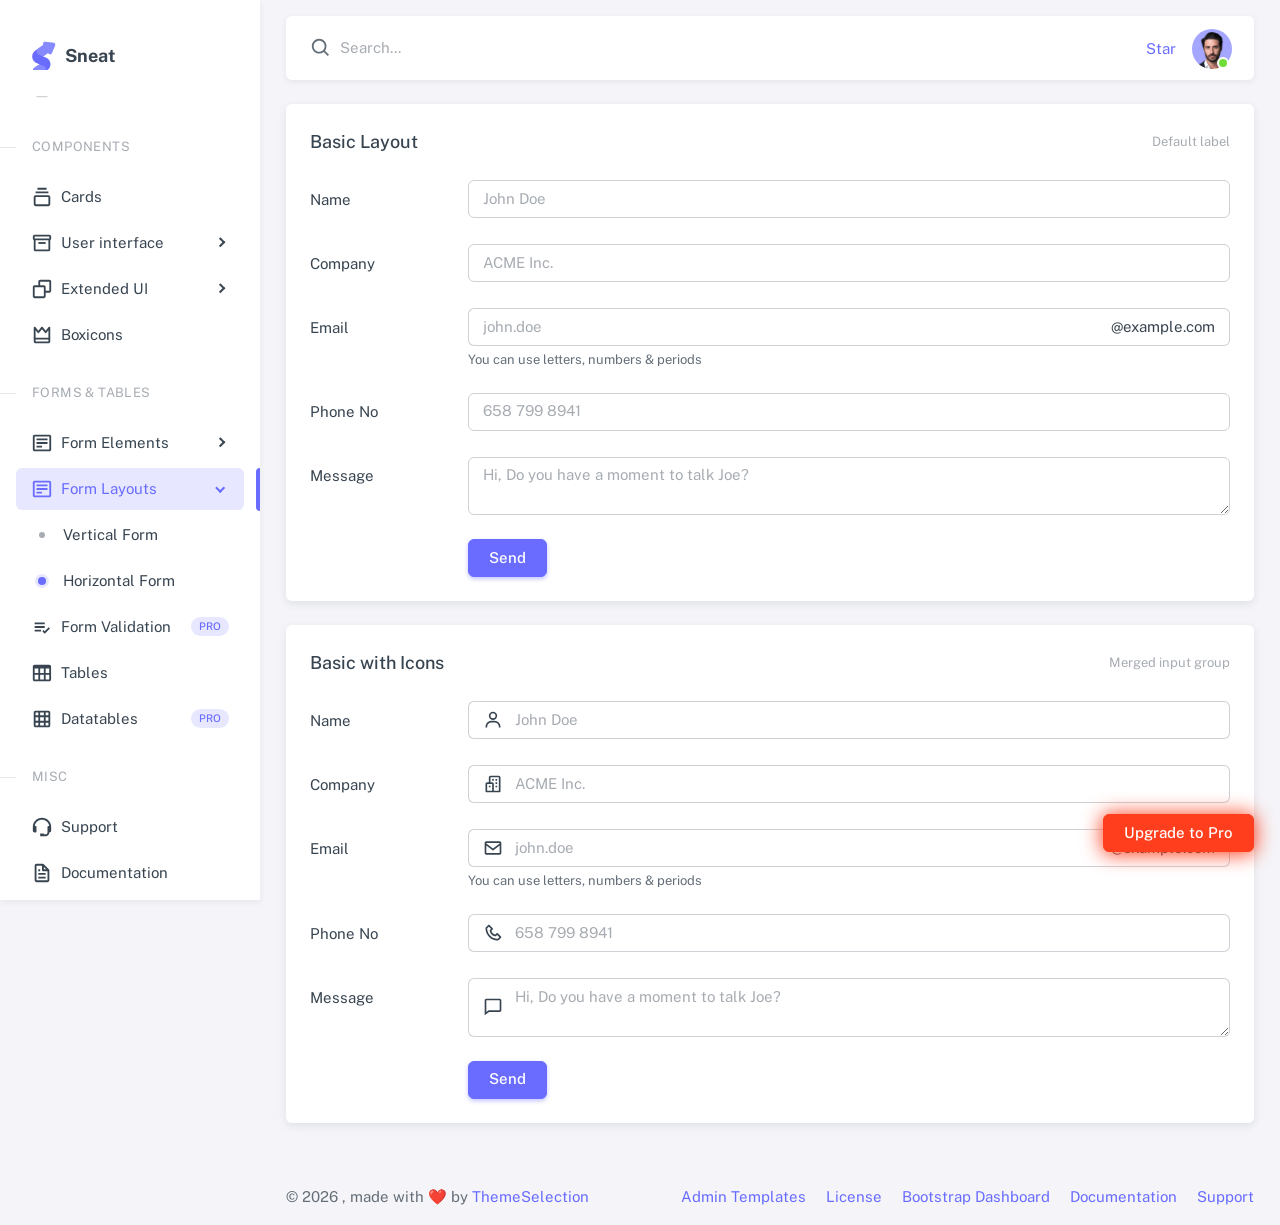
<file: html/form-layouts-horizontal.html>
<!doctype html>

<html
  lang="en"
  class="layout-menu-fixed layout-compact"
  data-assets-path="../assets/"
  data-template="vertical-menu-template-free">
  <head>
    <meta charset="utf-8" />
    <meta
      name="viewport"
      content="width=device-width, initial-scale=1.0, user-scalable=no, minimum-scale=1.0, maximum-scale=1.0" />

    <title>Demo: Horizontal Layouts - Forms | Sneat - Bootstrap Dashboard FREE</title>

    <meta name="description" content="" />

    <!-- Favicon -->
    <link rel="icon" type="image/x-icon" href="../assets/img/favicon/favicon.ico" />

    <!-- Fonts -->
    <link rel="preconnect" href="https://fonts.googleapis.com" />
    <link rel="preconnect" href="https://fonts.gstatic.com" crossorigin />
    <link
      href="https://fonts.googleapis.com/css2?family=Public+Sans:ital,wght@0,300;0,400;0,500;0,600;0,700;1,300;1,400;1,500;1,600;1,700&display=swap"
      rel="stylesheet" />

    <link rel="stylesheet" href="../assets/vendor/fonts/iconify-icons.css" />

    <!-- Core CSS -->
    <!-- build:css assets/vendor/css/theme.css  -->

    <link rel="stylesheet" href="../assets/vendor/css/core.css" />
    <link rel="stylesheet" href="../assets/css/demo.css" />

    <!-- Vendors CSS -->

    <link rel="stylesheet" href="../assets/vendor/libs/perfect-scrollbar/perfect-scrollbar.css" />

    <!-- endbuild -->

    <!-- Page CSS -->

    <!-- Helpers -->
    <script src="../assets/vendor/js/helpers.js"></script>
    <!--! Template customizer & Theme config files MUST be included after core stylesheets and helpers.js in the <head> section -->

    <!--? Config:  Mandatory theme config file contain global vars & default theme options, Set your preferred theme option in this file.  -->

    <script src="../assets/js/config.js"></script>
  </head>

  <body>
    <!-- Layout wrapper -->
    <div class="layout-wrapper layout-content-navbar">
      <div class="layout-container">
        <!-- Menu -->

        <aside id="layout-menu" class="layout-menu menu-vertical menu bg-menu-theme">
          <div class="app-brand demo">
            <a href="index.html" class="app-brand-link">
              <span class="app-brand-logo demo">
                <span class="text-primary">
                  <svg
                    width="25"
                    viewBox="0 0 25 42"
                    version="1.1"
                    xmlns="http://www.w3.org/2000/svg"
                    xmlns:xlink="http://www.w3.org/1999/xlink">
                    <defs>
                      <path
                        d="M13.7918663,0.358365126 L3.39788168,7.44174259 C0.566865006,9.69408886 -0.379795268,12.4788597 0.557900856,15.7960551 C0.68998853,16.2305145 1.09562888,17.7872135 3.12357076,19.2293357 C3.8146334,19.7207684 5.32369333,20.3834223 7.65075054,21.2172976 L7.59773219,21.2525164 L2.63468769,24.5493413 C0.445452254,26.3002124 0.0884951797,28.5083815 1.56381646,31.1738486 C2.83770406,32.8170431 5.20850219,33.2640127 7.09180128,32.5391577 C8.347334,32.0559211 11.4559176,30.0011079 16.4175519,26.3747182 C18.0338572,24.4997857 18.6973423,22.4544883 18.4080071,20.2388261 C17.963753,17.5346866 16.1776345,15.5799961 13.0496516,14.3747546 L10.9194936,13.4715819 L18.6192054,7.984237 L13.7918663,0.358365126 Z"
                        id="path-1"></path>
                      <path
                        d="M5.47320593,6.00457225 C4.05321814,8.216144 4.36334763,10.0722806 6.40359441,11.5729822 C8.61520715,12.571656 10.0999176,13.2171421 10.8577257,13.5094407 L15.5088241,14.433041 L18.6192054,7.984237 C15.5364148,3.11535317 13.9273018,0.573395879 13.7918663,0.358365126 C13.5790555,0.511491653 10.8061687,2.3935607 5.47320593,6.00457225 Z"
                        id="path-3"></path>
                      <path
                        d="M7.50063644,21.2294429 L12.3234468,23.3159332 C14.1688022,24.7579751 14.397098,26.4880487 13.008334,28.506154 C11.6195701,30.5242593 10.3099883,31.790241 9.07958868,32.3040991 C5.78142938,33.4346997 4.13234973,34 4.13234973,34 C4.13234973,34 2.75489982,33.0538207 2.37032616e-14,31.1614621 C-0.55822714,27.8186216 -0.55822714,26.0572515 -4.05231404e-15,25.8773518 C0.83734071,25.6075023 2.77988457,22.8248993 3.3049379,22.52991 C3.65497346,22.3332504 5.05353963,21.8997614 7.50063644,21.2294429 Z"
                        id="path-4"></path>
                      <path
                        d="M20.6,7.13333333 L25.6,13.8 C26.2627417,14.6836556 26.0836556,15.9372583 25.2,16.6 C24.8538077,16.8596443 24.4327404,17 24,17 L14,17 C12.8954305,17 12,16.1045695 12,15 C12,14.5672596 12.1403557,14.1461923 12.4,13.8 L17.4,7.13333333 C18.0627417,6.24967773 19.3163444,6.07059163 20.2,6.73333333 C20.3516113,6.84704183 20.4862915,6.981722 20.6,7.13333333 Z"
                        id="path-5"></path>
                    </defs>
                    <g id="g-app-brand" stroke="none" stroke-width="1" fill="none" fill-rule="evenodd">
                      <g id="Brand-Logo" transform="translate(-27.000000, -15.000000)">
                        <g id="Icon" transform="translate(27.000000, 15.000000)">
                          <g id="Mask" transform="translate(0.000000, 8.000000)">
                            <mask id="mask-2" fill="white">
                              <use xlink:href="#path-1"></use>
                            </mask>
                            <use fill="currentColor" xlink:href="#path-1"></use>
                            <g id="Path-3" mask="url(#mask-2)">
                              <use fill="currentColor" xlink:href="#path-3"></use>
                              <use fill-opacity="0.2" fill="#FFFFFF" xlink:href="#path-3"></use>
                            </g>
                            <g id="Path-4" mask="url(#mask-2)">
                              <use fill="currentColor" xlink:href="#path-4"></use>
                              <use fill-opacity="0.2" fill="#FFFFFF" xlink:href="#path-4"></use>
                            </g>
                          </g>
                          <g
                            id="Triangle"
                            transform="translate(19.000000, 11.000000) rotate(-300.000000) translate(-19.000000, -11.000000) ">
                            <use fill="currentColor" xlink:href="#path-5"></use>
                            <use fill-opacity="0.2" fill="#FFFFFF" xlink:href="#path-5"></use>
                          </g>
                        </g>
                      </g>
                    </g>
                  </svg>
                </span>
              </span>
              <span class="app-brand-text demo menu-text fw-bold ms-2">Sneat</span>
            </a>

            <a href="javascript:void(0);" class="layout-menu-toggle menu-link text-large ms-auto">
              <i class="bx bx-chevron-left d-block d-xl-none align-middle"></i>
            </a>
          </div>

          <div class="menu-divider mt-0"></div>

          <div class="menu-inner-shadow"></div>

          <ul class="menu-inner py-1">
            <!-- Dashboards -->
            <li class="menu-item">
              <a href="javascript:void(0);" class="menu-link menu-toggle">
                <i class="menu-icon tf-icons bx bx-home-smile"></i>
                <div class="text-truncate" data-i18n="Dashboards">Dashboards</div>
                <span class="badge rounded-pill bg-danger ms-auto">5</span>
              </a>
              <ul class="menu-sub">
                <li class="menu-item">
                  <a href="index.html" class="menu-link">
                    <div class="text-truncate" data-i18n="Analytics">Analytics</div>
                  </a>
                </li>
                <li class="menu-item">
                  <a
                    href="https://demos.themeselection.com/sneat-bootstrap-html-admin-template/html/vertical-menu-template/dashboards-crm.html"
                    target="_blank"
                    class="menu-link">
                    <div class="text-truncate" data-i18n="CRM">CRM</div>
                    <div class="badge rounded-pill bg-label-primary text-uppercase fs-tiny ms-auto">Pro</div>
                  </a>
                </li>
                <li class="menu-item">
                  <a
                    href="https://demos.themeselection.com/sneat-bootstrap-html-admin-template/html/vertical-menu-template/app-ecommerce-dashboard.html"
                    target="_blank"
                    class="menu-link">
                    <div class="text-truncate" data-i18n="eCommerce">eCommerce</div>
                    <div class="badge rounded-pill bg-label-primary text-uppercase fs-tiny ms-auto">Pro</div>
                  </a>
                </li>
                <li class="menu-item">
                  <a
                    href="https://demos.themeselection.com/sneat-bootstrap-html-admin-template/html/vertical-menu-template/app-logistics-dashboard.html"
                    target="_blank"
                    class="menu-link">
                    <div class="text-truncate" data-i18n="Logistics">Logistics</div>
                    <div class="badge rounded-pill bg-label-primary text-uppercase fs-tiny ms-auto">Pro</div>
                  </a>
                </li>
                <li class="menu-item">
                  <a
                    href="https://demos.themeselection.com/sneat-bootstrap-html-admin-template/html/vertical-menu-template/app-academy-dashboard.html"
                    target="_blank"
                    class="menu-link">
                    <div class="text-truncate" data-i18n="Academy">Academy</div>
                    <div class="badge rounded-pill bg-label-primary text-uppercase fs-tiny ms-auto">Pro</div>
                  </a>
                </li>
              </ul>
            </li>

            <!-- Layouts -->
            <li class="menu-item">
              <a href="javascript:void(0);" class="menu-link menu-toggle">
                <i class="menu-icon tf-icons bx bx-layout"></i>
                <div class="text-truncate" data-i18n="Layouts">Layouts</div>
              </a>

              <ul class="menu-sub">
                <li class="menu-item">
                  <a href="layouts-without-menu.html" class="menu-link">
                    <div class="text-truncate" data-i18n="Without menu">Without menu</div>
                  </a>
                </li>
                <li class="menu-item">
                  <a href="layouts-without-navbar.html" class="menu-link">
                    <div class="text-truncate" data-i18n="Without navbar">Without navbar</div>
                  </a>
                </li>
                <li class="menu-item">
                  <a href="layouts-fluid.html" class="menu-link">
                    <div class="text-truncate" data-i18n="Fluid">Fluid</div>
                  </a>
                </li>
                <li class="menu-item">
                  <a href="layouts-container.html" class="menu-link">
                    <div class="text-truncate" data-i18n="Container">Container</div>
                  </a>
                </li>
                <li class="menu-item">
                  <a href="layouts-blank.html" class="menu-link">
                    <div class="text-truncate" data-i18n="Blank">Blank</div>
                  </a>
                </li>
              </ul>
            </li>

            <!-- Front Pages -->
            <li class="menu-item">
              <a href="javascript:void(0);" class="menu-link menu-toggle">
                <i class="menu-icon tf-icons bx bx-store"></i>
                <div class="text-truncate" data-i18n="Front Pages">Front Pages</div>
                <div class="badge rounded-pill bg-label-primary text-uppercase fs-tiny ms-auto">Pro</div>
              </a>
              <ul class="menu-sub">
                <li class="menu-item">
                  <a
                    href="https://demos.themeselection.com/sneat-bootstrap-html-admin-template/html/front-pages/landing-page.html"
                    class="menu-link"
                    target="_blank">
                    <div class="text-truncate" data-i18n="Landing">Landing</div>
                  </a>
                </li>
                <li class="menu-item">
                  <a
                    href="https://demos.themeselection.com/sneat-bootstrap-html-admin-template/html/front-pages/pricing-page.html"
                    class="menu-link"
                    target="_blank">
                    <div class="text-truncate" data-i18n="Pricing">Pricing</div>
                  </a>
                </li>
                <li class="menu-item">
                  <a
                    href="https://demos.themeselection.com/sneat-bootstrap-html-admin-template/html/front-pages/payment-page.html"
                    class="menu-link"
                    target="_blank">
                    <div class="text-truncate" data-i18n="Payment">Payment</div>
                  </a>
                </li>
                <li class="menu-item">
                  <a
                    href="https://demos.themeselection.com/sneat-bootstrap-html-admin-template/html/front-pages/checkout-page.html"
                    class="menu-link"
                    target="_blank">
                    <div class="text-truncate" data-i18n="Checkout">Checkout</div>
                  </a>
                </li>
                <li class="menu-item">
                  <a
                    href="https://demos.themeselection.com/sneat-bootstrap-html-admin-template/html/front-pages/help-center-landing.html"
                    class="menu-link"
                    target="_blank">
                    <div class="text-truncate" data-i18n="Help Center">Help Center</div>
                  </a>
                </li>
              </ul>
            </li>

            <!-- Apps & Pages -->
            <li class="menu-header small text-uppercase">
              <span class="menu-header-text">Apps &amp; Pages</span>
            </li>
            <li class="menu-item">
              <a
                href="https://demos.themeselection.com/sneat-bootstrap-html-admin-template/html/vertical-menu-template/app-email.html"
                target="_blank"
                class="menu-link">
                <i class="menu-icon tf-icons bx bx-envelope"></i>
                <div class="text-truncate" data-i18n="Email">Email</div>
                <div class="badge rounded-pill bg-label-primary text-uppercase fs-tiny ms-auto">Pro</div>
              </a>
            </li>
            <li class="menu-item">
              <a
                href="https://demos.themeselection.com/sneat-bootstrap-html-admin-template/html/vertical-menu-template/app-chat.html"
                target="_blank"
                class="menu-link">
                <i class="menu-icon tf-icons bx bx-chat"></i>
                <div class="text-truncate" data-i18n="Chat">Chat</div>
                <div class="badge rounded-pill bg-label-primary text-uppercase fs-tiny ms-auto">Pro</div>
              </a>
            </li>
            <li class="menu-item">
              <a
                href="https://demos.themeselection.com/sneat-bootstrap-html-admin-template/html/vertical-menu-template/app-calendar.html"
                target="_blank"
                class="menu-link">
                <i class="menu-icon tf-icons bx bx-calendar"></i>
                <div class="text-truncate" data-i18n="Calendar">Calendar</div>
                <div class="badge rounded-pill bg-label-primary text-uppercase fs-tiny ms-auto">Pro</div>
              </a>
            </li>
            <li class="menu-item">
              <a
                href="https://demos.themeselection.com/sneat-bootstrap-html-admin-template/html/vertical-menu-template/app-kanban.html"
                target="_blank"
                class="menu-link">
                <i class="menu-icon tf-icons bx bx-grid"></i>
                <div class="text-truncate" data-i18n="Kanban">Kanban</div>
                <div class="badge rounded-pill bg-label-primary text-uppercase fs-tiny ms-auto">Pro</div>
              </a>
            </li>
            <!-- Pages -->
            <li class="menu-item">
              <a href="javascript:void(0);" class="menu-link menu-toggle">
                <i class="menu-icon tf-icons bx bx-dock-top"></i>
                <div class="text-truncate" data-i18n="Account Settings">Account Settings</div>
              </a>
              <ul class="menu-sub">
                <li class="menu-item">
                  <a href="pages-account-settings-account.html" class="menu-link">
                    <div class="text-truncate" data-i18n="Account">Account</div>
                  </a>
                </li>
                <li class="menu-item">
                  <a href="pages-account-settings-notifications.html" class="menu-link">
                    <div class="text-truncate" data-i18n="Notifications">Notifications</div>
                  </a>
                </li>
                <li class="menu-item">
                  <a href="pages-account-settings-connections.html" class="menu-link">
                    <div class="text-truncate" data-i18n="Connections">Connections</div>
                  </a>
                </li>
              </ul>
            </li>
            <li class="menu-item">
              <a href="javascript:void(0);" class="menu-link menu-toggle">
                <i class="menu-icon tf-icons bx bx-lock-open-alt"></i>
                <div class="text-truncate" data-i18n="Authentications">Authentications</div>
              </a>
              <ul class="menu-sub">
                <li class="menu-item">
                  <a href="auth-login-basic.html" class="menu-link" target="_blank">
                    <div class="text-truncate" data-i18n="Basic">Login</div>
                  </a>
                </li>
                <li class="menu-item">
                  <a href="auth-register-basic.html" class="menu-link" target="_blank">
                    <div class="text-truncate" data-i18n="Basic">Register</div>
                  </a>
                </li>
                <li class="menu-item">
                  <a href="auth-forgot-password-basic.html" class="menu-link" target="_blank">
                    <div class="text-truncate" data-i18n="Basic">Forgot Password</div>
                  </a>
                </li>
              </ul>
            </li>
            <li class="menu-item">
              <a href="javascript:void(0);" class="menu-link menu-toggle">
                <i class="menu-icon tf-icons bx bx-cube-alt"></i>
                <div class="text-truncate" data-i18n="Misc">Misc</div>
              </a>
              <ul class="menu-sub">
                <li class="menu-item">
                  <a href="pages-misc-error.html" class="menu-link">
                    <div class="text-truncate" data-i18n="Error">Error</div>
                  </a>
                </li>
                <li class="menu-item">
                  <a href="pages-misc-under-maintenance.html" class="menu-link">
                    <div class="text-truncate" data-i18n="Under Maintenance">Under Maintenance</div>
                  </a>
                </li>
              </ul>
            </li>
            <!-- Components -->
            <li class="menu-header small text-uppercase"><span class="menu-header-text">Components</span></li>
            <!-- Cards -->
            <li class="menu-item">
              <a href="cards-basic.html" class="menu-link">
                <i class="menu-icon tf-icons bx bx-collection"></i>
                <div class="text-truncate" data-i18n="Basic">Cards</div>
              </a>
            </li>
            <!-- User interface -->
            <li class="menu-item">
              <a href="javascript:void(0)" class="menu-link menu-toggle">
                <i class="menu-icon tf-icons bx bx-box"></i>
                <div class="text-truncate" data-i18n="User interface">User interface</div>
              </a>
              <ul class="menu-sub">
                <li class="menu-item">
                  <a href="ui-accordion.html" class="menu-link">
                    <div class="text-truncate" data-i18n="Accordion">Accordion</div>
                  </a>
                </li>
                <li class="menu-item">
                  <a href="ui-alerts.html" class="menu-link">
                    <div class="text-truncate" data-i18n="Alerts">Alerts</div>
                  </a>
                </li>
                <li class="menu-item">
                  <a href="ui-badges.html" class="menu-link">
                    <div class="text-truncate" data-i18n="Badges">Badges</div>
                  </a>
                </li>
                <li class="menu-item">
                  <a href="ui-buttons.html" class="menu-link">
                    <div class="text-truncate" data-i18n="Buttons">Buttons</div>
                  </a>
                </li>
                <li class="menu-item">
                  <a href="ui-carousel.html" class="menu-link">
                    <div class="text-truncate" data-i18n="Carousel">Carousel</div>
                  </a>
                </li>
                <li class="menu-item">
                  <a href="ui-collapse.html" class="menu-link">
                    <div class="text-truncate" data-i18n="Collapse">Collapse</div>
                  </a>
                </li>
                <li class="menu-item">
                  <a href="ui-dropdowns.html" class="menu-link">
                    <div class="text-truncate" data-i18n="Dropdowns">Dropdowns</div>
                  </a>
                </li>
                <li class="menu-item">
                  <a href="ui-footer.html" class="menu-link">
                    <div class="text-truncate" data-i18n="Footer">Footer</div>
                  </a>
                </li>
                <li class="menu-item">
                  <a href="ui-list-groups.html" class="menu-link">
                    <div class="text-truncate" data-i18n="List Groups">List groups</div>
                  </a>
                </li>
                <li class="menu-item">
                  <a href="ui-modals.html" class="menu-link">
                    <div class="text-truncate" data-i18n="Modals">Modals</div>
                  </a>
                </li>
                <li class="menu-item">
                  <a href="ui-navbar.html" class="menu-link">
                    <div class="text-truncate" data-i18n="Navbar">Navbar</div>
                  </a>
                </li>
                <li class="menu-item">
                  <a href="ui-offcanvas.html" class="menu-link">
                    <div class="text-truncate" data-i18n="Offcanvas">Offcanvas</div>
                  </a>
                </li>
                <li class="menu-item">
                  <a href="ui-pagination-breadcrumbs.html" class="menu-link">
                    <div class="text-truncate" data-i18n="Pagination & Breadcrumbs">Pagination &amp; Breadcrumbs</div>
                  </a>
                </li>
                <li class="menu-item">
                  <a href="ui-progress.html" class="menu-link">
                    <div class="text-truncate" data-i18n="Progress">Progress</div>
                  </a>
                </li>
                <li class="menu-item">
                  <a href="ui-spinners.html" class="menu-link">
                    <div class="text-truncate" data-i18n="Spinners">Spinners</div>
                  </a>
                </li>
                <li class="menu-item">
                  <a href="ui-tabs-pills.html" class="menu-link">
                    <div class="text-truncate" data-i18n="Tabs & Pills">Tabs &amp; Pills</div>
                  </a>
                </li>
                <li class="menu-item">
                  <a href="ui-toasts.html" class="menu-link">
                    <div class="text-truncate" data-i18n="Toasts">Toasts</div>
                  </a>
                </li>
                <li class="menu-item">
                  <a href="ui-tooltips-popovers.html" class="menu-link">
                    <div class="text-truncate" data-i18n="Tooltips & Popovers">Tooltips &amp; Popovers</div>
                  </a>
                </li>
                <li class="menu-item">
                  <a href="ui-typography.html" class="menu-link">
                    <div class="text-truncate" data-i18n="Typography">Typography</div>
                  </a>
                </li>
              </ul>
            </li>

            <!-- Extended components -->
            <li class="menu-item">
              <a href="javascript:void(0)" class="menu-link menu-toggle">
                <i class="menu-icon tf-icons bx bx-copy"></i>
                <div class="text-truncate" data-i18n="Extended UI">Extended UI</div>
              </a>
              <ul class="menu-sub">
                <li class="menu-item">
                  <a href="extended-ui-perfect-scrollbar.html" class="menu-link">
                    <div class="text-truncate" data-i18n="Perfect Scrollbar">Perfect Scrollbar</div>
                  </a>
                </li>
                <li class="menu-item">
                  <a href="extended-ui-text-divider.html" class="menu-link">
                    <div class="text-truncate" data-i18n="Text Divider">Text Divider</div>
                  </a>
                </li>
              </ul>
            </li>

            <li class="menu-item">
              <a href="icons-boxicons.html" class="menu-link">
                <i class="menu-icon tf-icons bx bx-crown"></i>
                <div class="text-truncate" data-i18n="Boxicons">Boxicons</div>
              </a>
            </li>

            <!-- Forms & Tables -->
            <li class="menu-header small text-uppercase"><span class="menu-header-text">Forms &amp; Tables</span></li>
            <!-- Forms -->
            <li class="menu-item">
              <a href="javascript:void(0);" class="menu-link menu-toggle">
                <i class="menu-icon tf-icons bx bx-detail"></i>
                <div class="text-truncate" data-i18n="Form Elements">Form Elements</div>
              </a>
              <ul class="menu-sub">
                <li class="menu-item">
                  <a href="forms-basic-inputs.html" class="menu-link">
                    <div class="text-truncate" data-i18n="Basic Inputs">Basic Inputs</div>
                  </a>
                </li>
                <li class="menu-item">
                  <a href="forms-input-groups.html" class="menu-link">
                    <div class="text-truncate" data-i18n="Input groups">Input groups</div>
                  </a>
                </li>
              </ul>
            </li>
            <li class="menu-item active open">
              <a href="javascript:void(0);" class="menu-link menu-toggle">
                <i class="menu-icon tf-icons bx bx-detail"></i>
                <div class="text-truncate" data-i18n="Form Layouts">Form Layouts</div>
              </a>
              <ul class="menu-sub">
                <li class="menu-item">
                  <a href="form-layouts-vertical.html" class="menu-link">
                    <div class="text-truncate" data-i18n="Vertical Form">Vertical Form</div>
                  </a>
                </li>
                <li class="menu-item active">
                  <a href="form-layouts-horizontal.html" class="menu-link">
                    <div class="text-truncate" data-i18n="Horizontal Form">Horizontal Form</div>
                  </a>
                </li>
              </ul>
            </li>
            <!-- Form Validation -->
            <li class="menu-item">
              <a
                href="https://demos.themeselection.com/sneat-bootstrap-html-admin-template/html/vertical-menu-template/form-validation.html"
                target="_blank"
                class="menu-link">
                <i class="menu-icon tf-icons bx bx-list-check"></i>
                <div class="text-truncate" data-i18n="Form Validation">Form Validation</div>
                <div class="badge rounded-pill bg-label-primary text-uppercase fs-tiny ms-auto">Pro</div>
              </a>
            </li>
            <!-- Tables -->
            <li class="menu-item">
              <a href="tables-basic.html" class="menu-link">
                <i class="menu-icon tf-icons bx bx-table"></i>
                <div class="text-truncate" data-i18n="Tables">Tables</div>
              </a>
            </li>
            <!-- Data Tables -->
            <li class="menu-item">
              <a
                href="https://demos.themeselection.com/sneat-bootstrap-html-admin-template/html/vertical-menu-template/tables-datatables-basic.html"
                target="_blank"
                class="menu-link">
                <i class="menu-icon tf-icons bx bx-grid"></i>
                <div class="text-truncate" data-i18n="Datatables">Datatables</div>
                <div class="badge rounded-pill bg-label-primary text-uppercase fs-tiny ms-auto">Pro</div>
              </a>
            </li>
            <!-- Misc -->
            <li class="menu-header small text-uppercase"><span class="menu-header-text">Misc</span></li>
            <li class="menu-item">
              <a
                href="https://github.com/themeselection/sneat-bootstrap-html-admin-template-free/issues"
                target="_blank"
                class="menu-link">
                <i class="menu-icon tf-icons bx bx-support"></i>
                <div class="text-truncate" data-i18n="Support">Support</div>
              </a>
            </li>
            <li class="menu-item">
              <a
                href="https://demos.themeselection.com/sneat-bootstrap-html-admin-template/documentation/"
                target="_blank"
                class="menu-link">
                <i class="menu-icon tf-icons bx bx-file"></i>
                <div class="text-truncate" data-i18n="Documentation">Documentation</div>
              </a>
            </li>
          </ul>
        </aside>
        <!-- / Menu -->

        <!-- Layout container -->
        <div class="layout-page">
          <!-- Navbar -->

          <nav
            class="layout-navbar container-xxl navbar-detached navbar navbar-expand-xl align-items-center bg-navbar-theme"
            id="layout-navbar">
            <div class="layout-menu-toggle navbar-nav align-items-xl-center me-4 me-xl-0 d-xl-none">
              <a class="nav-item nav-link px-0 me-xl-6" href="javascript:void(0)">
                <i class="icon-base bx bx-menu icon-md"></i>
              </a>
            </div>

            <div class="navbar-nav-right d-flex align-items-center justify-content-end" id="navbar-collapse">
              <!-- Search -->
              <div class="navbar-nav align-items-center me-auto">
                <div class="nav-item d-flex align-items-center">
                  <span class="w-px-22 h-px-22"><i class="icon-base bx bx-search icon-md"></i></span>
                  <input
                    type="text"
                    class="form-control border-0 shadow-none ps-1 ps-sm-2 d-md-block d-none"
                    placeholder="Search..."
                    aria-label="Search..." />
                </div>
              </div>
              <!-- /Search -->

              <ul class="navbar-nav flex-row align-items-center ms-md-auto">
                <!-- Place this tag where you want the button to render. -->
                <li class="nav-item lh-1 me-4">
                  <a
                    class="github-button"
                    href="https://github.com/themeselection/sneat-bootstrap-html-admin-template-free"
                    data-icon="octicon-star"
                    data-size="large"
                    data-show-count="true"
                    aria-label="Star themeselection/sneat-html-admin-template-free on GitHub"
                    >Star</a
                  >
                </li>

                <!-- User -->
                <li class="nav-item navbar-dropdown dropdown-user dropdown">
                  <a
                    class="nav-link dropdown-toggle hide-arrow p-0"
                    href="javascript:void(0);"
                    data-bs-toggle="dropdown">
                    <div class="avatar avatar-online">
                      <img src="../assets/img/avatars/1.png" alt class="w-px-40 h-auto rounded-circle" />
                    </div>
                  </a>
                  <ul class="dropdown-menu dropdown-menu-end">
                    <li>
                      <a class="dropdown-item" href="#">
                        <div class="d-flex">
                          <div class="flex-shrink-0 me-3">
                            <div class="avatar avatar-online">
                              <img src="../assets/img/avatars/1.png" alt class="w-px-40 h-auto rounded-circle" />
                            </div>
                          </div>
                          <div class="flex-grow-1">
                            <h6 class="mb-0">John Doe</h6>
                            <small class="text-body-secondary">Admin</small>
                          </div>
                        </div>
                      </a>
                    </li>
                    <li>
                      <div class="dropdown-divider my-1"></div>
                    </li>
                    <li>
                      <a class="dropdown-item" href="#">
                        <i class="icon-base bx bx-user icon-md me-3"></i><span>My Profile</span>
                      </a>
                    </li>
                    <li>
                      <a class="dropdown-item" href="#">
                        <i class="icon-base bx bx-cog icon-md me-3"></i><span>Settings</span>
                      </a>
                    </li>
                    <li>
                      <a class="dropdown-item" href="#">
                        <span class="d-flex align-items-center align-middle">
                          <i class="flex-shrink-0 icon-base bx bx-credit-card icon-md me-3"></i
                          ><span class="flex-grow-1 align-middle">Billing Plan</span>
                          <span class="flex-shrink-0 badge rounded-pill bg-danger">4</span>
                        </span>
                      </a>
                    </li>
                    <li>
                      <div class="dropdown-divider my-1"></div>
                    </li>
                    <li>
                      <a class="dropdown-item" href="javascript:void(0);">
                        <i class="icon-base bx bx-power-off icon-md me-3"></i><span>Log Out</span>
                      </a>
                    </li>
                  </ul>
                </li>
                <!--/ User -->
              </ul>
            </div>
          </nav>

          <!-- / Navbar -->

          <!-- Content wrapper -->
          <div class="content-wrapper">
            <!-- Content -->
            <div class="container-xxl flex-grow-1 container-p-y">
              <!-- Basic Layout & Basic with Icons -->
              <div class="row mb-6 gy-6">
                <!-- Basic Layout -->
                <div class="col-xxl">
                  <div class="card">
                    <div class="card-header d-flex align-items-center justify-content-between">
                      <h5 class="mb-0">Basic Layout</h5>
                      <small class="text-body-secondary float-end">Default label</small>
                    </div>
                    <div class="card-body">
                      <form>
                        <div class="row mb-6">
                          <label class="col-sm-2 col-form-label" for="basic-default-name">Name</label>
                          <div class="col-sm-10">
                            <input type="text" class="form-control" id="basic-default-name" placeholder="John Doe" />
                          </div>
                        </div>
                        <div class="row mb-6">
                          <label class="col-sm-2 col-form-label" for="basic-default-company">Company</label>
                          <div class="col-sm-10">
                            <input
                              type="text"
                              class="form-control"
                              id="basic-default-company"
                              placeholder="ACME Inc." />
                          </div>
                        </div>
                        <div class="row mb-6">
                          <label class="col-sm-2 col-form-label" for="basic-default-email">Email</label>
                          <div class="col-sm-10">
                            <div class="input-group input-group-merge">
                              <input
                                type="text"
                                id="basic-default-email"
                                class="form-control"
                                placeholder="john.doe"
                                aria-label="john.doe"
                                aria-describedby="basic-default-email2" />
                              <span class="input-group-text" id="basic-default-email2">@example.com</span>
                            </div>
                            <div class="form-text">You can use letters, numbers & periods</div>
                          </div>
                        </div>
                        <div class="row mb-6">
                          <label class="col-sm-2 col-form-label" for="basic-default-phone">Phone No</label>
                          <div class="col-sm-10">
                            <input
                              type="text"
                              id="basic-default-phone"
                              class="form-control phone-mask"
                              placeholder="658 799 8941"
                              aria-label="658 799 8941"
                              aria-describedby="basic-default-phone" />
                          </div>
                        </div>
                        <div class="row mb-6">
                          <label class="col-sm-2 col-form-label" for="basic-default-message">Message</label>
                          <div class="col-sm-10">
                            <textarea
                              id="basic-default-message"
                              class="form-control"
                              placeholder="Hi, Do you have a moment to talk Joe?"
                              aria-label="Hi, Do you have a moment to talk Joe?"
                              aria-describedby="basic-icon-default-message2"></textarea>
                          </div>
                        </div>
                        <div class="row justify-content-end">
                          <div class="col-sm-10">
                            <button type="submit" class="btn btn-primary">Send</button>
                          </div>
                        </div>
                      </form>
                    </div>
                  </div>
                </div>
                <!-- Basic with Icons -->
                <div class="col-xxl">
                  <div class="card">
                    <div class="card-header d-flex align-items-center justify-content-between">
                      <h5 class="mb-0">Basic with Icons</h5>
                      <small class="text-body-secondary float-end">Merged input group</small>
                    </div>
                    <div class="card-body">
                      <form>
                        <div class="row mb-6">
                          <label class="col-sm-2 col-form-label" for="basic-icon-default-fullname">Name</label>
                          <div class="col-sm-10">
                            <div class="input-group input-group-merge">
                              <span id="basic-icon-default-fullname2" class="input-group-text"
                                ><i class="icon-base bx bx-user"></i
                              ></span>
                              <input
                                type="text"
                                class="form-control"
                                id="basic-icon-default-fullname"
                                placeholder="John Doe"
                                aria-label="John Doe"
                                aria-describedby="basic-icon-default-fullname2" />
                            </div>
                          </div>
                        </div>
                        <div class="row mb-6">
                          <label class="col-sm-2 col-form-label" for="basic-icon-default-company">Company</label>
                          <div class="col-sm-10">
                            <div class="input-group input-group-merge">
                              <span id="basic-icon-default-company2" class="input-group-text"
                                ><i class="icon-base bx bx-buildings"></i
                              ></span>
                              <input
                                type="text"
                                id="basic-icon-default-company"
                                class="form-control"
                                placeholder="ACME Inc."
                                aria-label="ACME Inc."
                                aria-describedby="basic-icon-default-company2" />
                            </div>
                          </div>
                        </div>
                        <div class="row mb-6">
                          <label class="col-sm-2 col-form-label" for="basic-icon-default-email">Email</label>
                          <div class="col-sm-10">
                            <div class="input-group input-group-merge">
                              <span class="input-group-text"><i class="icon-base bx bx-envelope"></i></span>
                              <input
                                type="text"
                                id="basic-icon-default-email"
                                class="form-control"
                                placeholder="john.doe"
                                aria-label="john.doe"
                                aria-describedby="basic-icon-default-email2" />
                              <span id="basic-icon-default-email2" class="input-group-text">@example.com</span>
                            </div>
                            <div class="form-text">You can use letters, numbers & periods</div>
                          </div>
                        </div>
                        <div class="row mb-6">
                          <label class="col-sm-2 col-form-label" for="basic-icon-default-phone">Phone No</label>
                          <div class="col-sm-10">
                            <div class="input-group input-group-merge">
                              <span id="basic-icon-default-phone2" class="input-group-text"
                                ><i class="icon-base bx bx-phone"></i
                              ></span>
                              <input
                                type="text"
                                id="basic-icon-default-phone"
                                class="form-control phone-mask"
                                placeholder="658 799 8941"
                                aria-label="658 799 8941"
                                aria-describedby="basic-icon-default-phone2" />
                            </div>
                          </div>
                        </div>
                        <div class="row mb-6">
                          <label class="col-sm-2 col-form-label" for="basic-icon-default-message">Message</label>
                          <div class="col-sm-10">
                            <div class="input-group input-group-merge">
                              <span id="basic-icon-default-message2" class="input-group-text"
                                ><i class="icon-base bx bx-comment"></i
                              ></span>
                              <textarea
                                id="basic-icon-default-message"
                                class="form-control"
                                placeholder="Hi, Do you have a moment to talk Joe?"
                                aria-label="Hi, Do you have a moment to talk Joe?"
                                aria-describedby="basic-icon-default-message2"></textarea>
                            </div>
                          </div>
                        </div>
                        <div class="row justify-content-end">
                          <div class="col-sm-10">
                            <button type="submit" class="btn btn-primary">Send</button>
                          </div>
                        </div>
                      </form>
                    </div>
                  </div>
                </div>
              </div>
            </div>
            <!-- / Content -->

            <!-- Footer -->
            <footer class="content-footer footer bg-footer-theme">
              <div class="container-xxl">
                <div
                  class="footer-container d-flex align-items-center justify-content-between py-4 flex-md-row flex-column">
                  <div class="mb-2 mb-md-0">
                    &#169;
                    <script>
                      document.write(new Date().getFullYear());
                    </script>
                    , made with ❤️ by
                    <a href="https://themeselection.com" target="_blank" class="footer-link">ThemeSelection</a>
                  </div>
                  <div class="d-none d-lg-inline-block">
                    <a
                      href="https://themeselection.com/item/category/admin-templates/"
                      target="_blank"
                      class="footer-link me-4"
                      >Admin Templates</a
                    >

                    <a href="https://themeselection.com/license/" class="footer-link me-4" target="_blank">License</a>
                    <a
                      href="https://themeselection.com/item/category/bootstrap-admin-templates/"
                      target="_blank"
                      class="footer-link me-4"
                      >Bootstrap Dashboard</a
                    >

                    <a
                      href="https://demos.themeselection.com/sneat-bootstrap-html-admin-template/documentation/"
                      target="_blank"
                      class="footer-link me-4"
                      >Documentation</a
                    >

                    <a
                      href="https://github.com/themeselection/sneat-bootstrap-html-admin-template-free/issues"
                      target="_blank"
                      class="footer-link"
                      >Support</a
                    >
                  </div>
                </div>
              </div>
            </footer>
            <!-- / Footer -->

            <div class="content-backdrop fade"></div>
          </div>
          <!-- Content wrapper -->
        </div>
        <!-- / Layout page -->
      </div>

      <!-- Overlay -->
      <div class="layout-overlay layout-menu-toggle"></div>
    </div>
    <!-- / Layout wrapper -->

    <div class="buy-now">
      <a
        href="https://themeselection.com/item/sneat-dashboard-pro-bootstrap/"
        target="_blank"
        class="btn btn-danger btn-buy-now"
        >Upgrade to Pro</a
      >
    </div>

    <!-- Core JS -->

    <script src="../assets/vendor/libs/jquery/jquery.js"></script>

    <script src="../assets/vendor/libs/popper/popper.js"></script>
    <script src="../assets/vendor/js/bootstrap.js"></script>

    <script src="../assets/vendor/libs/perfect-scrollbar/perfect-scrollbar.js"></script>

    <script src="../assets/vendor/js/menu.js"></script>

    <!-- endbuild -->

    <!-- Vendors JS -->

    <!-- Main JS -->

    <script src="../assets/js/main.js"></script>

    <!-- Page JS -->

    <!-- Place this tag before closing body tag for github widget button. -->
    <script async defer src="https://buttons.github.io/buttons.js"></script>
  </body>
</html>
</file>
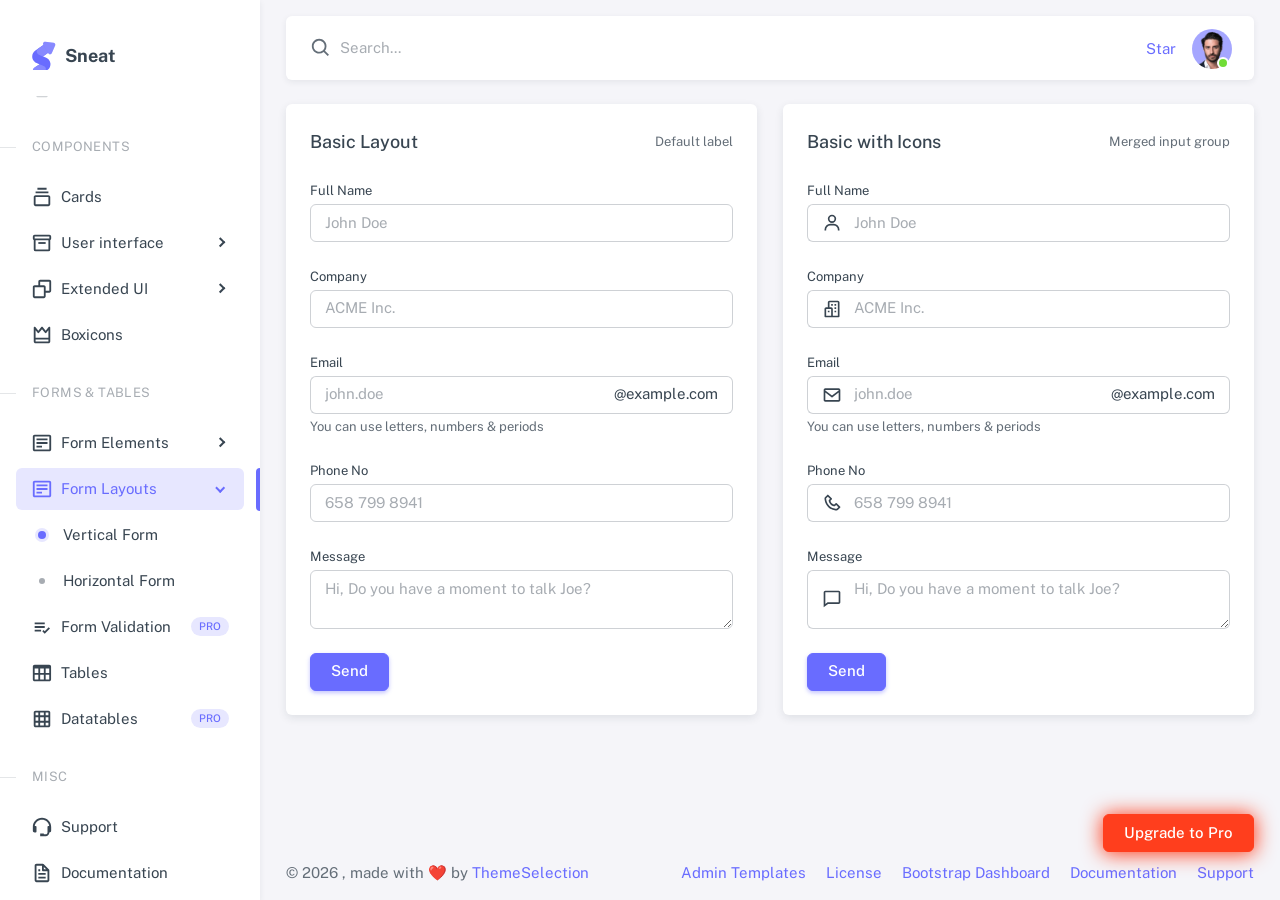
<file: html/form-layouts-vertical.html>
<!doctype html>

<html
  lang="en"
  class="layout-menu-fixed layout-compact"
  data-assets-path="../assets/"
  data-template="vertical-menu-template-free">
  <head>
    <meta charset="utf-8" />
    <meta
      name="viewport"
      content="width=device-width, initial-scale=1.0, user-scalable=no, minimum-scale=1.0, maximum-scale=1.0" />

    <title>Demo: Vertical Layouts - Forms | Sneat - Bootstrap Dashboard FREE</title>

    <meta name="description" content="" />

    <!-- Favicon -->
    <link rel="icon" type="image/x-icon" href="../assets/img/favicon/favicon.ico" />

    <!-- Fonts -->
    <link rel="preconnect" href="https://fonts.googleapis.com" />
    <link rel="preconnect" href="https://fonts.gstatic.com" crossorigin />
    <link
      href="https://fonts.googleapis.com/css2?family=Public+Sans:ital,wght@0,300;0,400;0,500;0,600;0,700;1,300;1,400;1,500;1,600;1,700&display=swap"
      rel="stylesheet" />

    <link rel="stylesheet" href="../assets/vendor/fonts/iconify-icons.css" />

    <!-- Core CSS -->
    <!-- build:css assets/vendor/css/theme.css  -->

    <link rel="stylesheet" href="../assets/vendor/css/core.css" />
    <link rel="stylesheet" href="../assets/css/demo.css" />

    <!-- Vendors CSS -->

    <link rel="stylesheet" href="../assets/vendor/libs/perfect-scrollbar/perfect-scrollbar.css" />

    <!-- endbuild -->

    <!-- Page CSS -->

    <!-- Helpers -->
    <script src="../assets/vendor/js/helpers.js"></script>
    <!--! Template customizer & Theme config files MUST be included after core stylesheets and helpers.js in the <head> section -->

    <!--? Config:  Mandatory theme config file contain global vars & default theme options, Set your preferred theme option in this file.  -->

    <script src="../assets/js/config.js"></script>
  </head>

  <body>
    <!-- Layout wrapper -->
    <div class="layout-wrapper layout-content-navbar">
      <div class="layout-container">
        <!-- Menu -->

        <aside id="layout-menu" class="layout-menu menu-vertical menu bg-menu-theme">
          <div class="app-brand demo">
            <a href="index.html" class="app-brand-link">
              <span class="app-brand-logo demo">
                <span class="text-primary">
                  <svg
                    width="25"
                    viewBox="0 0 25 42"
                    version="1.1"
                    xmlns="http://www.w3.org/2000/svg"
                    xmlns:xlink="http://www.w3.org/1999/xlink">
                    <defs>
                      <path
                        d="M13.7918663,0.358365126 L3.39788168,7.44174259 C0.566865006,9.69408886 -0.379795268,12.4788597 0.557900856,15.7960551 C0.68998853,16.2305145 1.09562888,17.7872135 3.12357076,19.2293357 C3.8146334,19.7207684 5.32369333,20.3834223 7.65075054,21.2172976 L7.59773219,21.2525164 L2.63468769,24.5493413 C0.445452254,26.3002124 0.0884951797,28.5083815 1.56381646,31.1738486 C2.83770406,32.8170431 5.20850219,33.2640127 7.09180128,32.5391577 C8.347334,32.0559211 11.4559176,30.0011079 16.4175519,26.3747182 C18.0338572,24.4997857 18.6973423,22.4544883 18.4080071,20.2388261 C17.963753,17.5346866 16.1776345,15.5799961 13.0496516,14.3747546 L10.9194936,13.4715819 L18.6192054,7.984237 L13.7918663,0.358365126 Z"
                        id="path-1"></path>
                      <path
                        d="M5.47320593,6.00457225 C4.05321814,8.216144 4.36334763,10.0722806 6.40359441,11.5729822 C8.61520715,12.571656 10.0999176,13.2171421 10.8577257,13.5094407 L15.5088241,14.433041 L18.6192054,7.984237 C15.5364148,3.11535317 13.9273018,0.573395879 13.7918663,0.358365126 C13.5790555,0.511491653 10.8061687,2.3935607 5.47320593,6.00457225 Z"
                        id="path-3"></path>
                      <path
                        d="M7.50063644,21.2294429 L12.3234468,23.3159332 C14.1688022,24.7579751 14.397098,26.4880487 13.008334,28.506154 C11.6195701,30.5242593 10.3099883,31.790241 9.07958868,32.3040991 C5.78142938,33.4346997 4.13234973,34 4.13234973,34 C4.13234973,34 2.75489982,33.0538207 2.37032616e-14,31.1614621 C-0.55822714,27.8186216 -0.55822714,26.0572515 -4.05231404e-15,25.8773518 C0.83734071,25.6075023 2.77988457,22.8248993 3.3049379,22.52991 C3.65497346,22.3332504 5.05353963,21.8997614 7.50063644,21.2294429 Z"
                        id="path-4"></path>
                      <path
                        d="M20.6,7.13333333 L25.6,13.8 C26.2627417,14.6836556 26.0836556,15.9372583 25.2,16.6 C24.8538077,16.8596443 24.4327404,17 24,17 L14,17 C12.8954305,17 12,16.1045695 12,15 C12,14.5672596 12.1403557,14.1461923 12.4,13.8 L17.4,7.13333333 C18.0627417,6.24967773 19.3163444,6.07059163 20.2,6.73333333 C20.3516113,6.84704183 20.4862915,6.981722 20.6,7.13333333 Z"
                        id="path-5"></path>
                    </defs>
                    <g id="g-app-brand" stroke="none" stroke-width="1" fill="none" fill-rule="evenodd">
                      <g id="Brand-Logo" transform="translate(-27.000000, -15.000000)">
                        <g id="Icon" transform="translate(27.000000, 15.000000)">
                          <g id="Mask" transform="translate(0.000000, 8.000000)">
                            <mask id="mask-2" fill="white">
                              <use xlink:href="#path-1"></use>
                            </mask>
                            <use fill="currentColor" xlink:href="#path-1"></use>
                            <g id="Path-3" mask="url(#mask-2)">
                              <use fill="currentColor" xlink:href="#path-3"></use>
                              <use fill-opacity="0.2" fill="#FFFFFF" xlink:href="#path-3"></use>
                            </g>
                            <g id="Path-4" mask="url(#mask-2)">
                              <use fill="currentColor" xlink:href="#path-4"></use>
                              <use fill-opacity="0.2" fill="#FFFFFF" xlink:href="#path-4"></use>
                            </g>
                          </g>
                          <g
                            id="Triangle"
                            transform="translate(19.000000, 11.000000) rotate(-300.000000) translate(-19.000000, -11.000000) ">
                            <use fill="currentColor" xlink:href="#path-5"></use>
                            <use fill-opacity="0.2" fill="#FFFFFF" xlink:href="#path-5"></use>
                          </g>
                        </g>
                      </g>
                    </g>
                  </svg>
                </span>
              </span>
              <span class="app-brand-text demo menu-text fw-bold ms-2">Sneat</span>
            </a>

            <a href="javascript:void(0);" class="layout-menu-toggle menu-link text-large ms-auto">
              <i class="bx bx-chevron-left d-block d-xl-none align-middle"></i>
            </a>
          </div>

          <div class="menu-divider mt-0"></div>

          <div class="menu-inner-shadow"></div>

          <ul class="menu-inner py-1">
            <!-- Dashboards -->
            <li class="menu-item">
              <a href="javascript:void(0);" class="menu-link menu-toggle">
                <i class="menu-icon tf-icons bx bx-home-smile"></i>
                <div class="text-truncate" data-i18n="Dashboards">Dashboards</div>
                <span class="badge rounded-pill bg-danger ms-auto">5</span>
              </a>
              <ul class="menu-sub">
                <li class="menu-item">
                  <a href="index.html" class="menu-link">
                    <div class="text-truncate" data-i18n="Analytics">Analytics</div>
                  </a>
                </li>
                <li class="menu-item">
                  <a
                    href="https://demos.themeselection.com/sneat-bootstrap-html-admin-template/html/vertical-menu-template/dashboards-crm.html"
                    target="_blank"
                    class="menu-link">
                    <div class="text-truncate" data-i18n="CRM">CRM</div>
                    <div class="badge rounded-pill bg-label-primary text-uppercase fs-tiny ms-auto">Pro</div>
                  </a>
                </li>
                <li class="menu-item">
                  <a
                    href="https://demos.themeselection.com/sneat-bootstrap-html-admin-template/html/vertical-menu-template/app-ecommerce-dashboard.html"
                    target="_blank"
                    class="menu-link">
                    <div class="text-truncate" data-i18n="eCommerce">eCommerce</div>
                    <div class="badge rounded-pill bg-label-primary text-uppercase fs-tiny ms-auto">Pro</div>
                  </a>
                </li>
                <li class="menu-item">
                  <a
                    href="https://demos.themeselection.com/sneat-bootstrap-html-admin-template/html/vertical-menu-template/app-logistics-dashboard.html"
                    target="_blank"
                    class="menu-link">
                    <div class="text-truncate" data-i18n="Logistics">Logistics</div>
                    <div class="badge rounded-pill bg-label-primary text-uppercase fs-tiny ms-auto">Pro</div>
                  </a>
                </li>
                <li class="menu-item">
                  <a
                    href="https://demos.themeselection.com/sneat-bootstrap-html-admin-template/html/vertical-menu-template/app-academy-dashboard.html"
                    target="_blank"
                    class="menu-link">
                    <div class="text-truncate" data-i18n="Academy">Academy</div>
                    <div class="badge rounded-pill bg-label-primary text-uppercase fs-tiny ms-auto">Pro</div>
                  </a>
                </li>
              </ul>
            </li>

            <!-- Layouts -->
            <li class="menu-item">
              <a href="javascript:void(0);" class="menu-link menu-toggle">
                <i class="menu-icon tf-icons bx bx-layout"></i>
                <div class="text-truncate" data-i18n="Layouts">Layouts</div>
              </a>

              <ul class="menu-sub">
                <li class="menu-item">
                  <a href="layouts-without-menu.html" class="menu-link">
                    <div class="text-truncate" data-i18n="Without menu">Without menu</div>
                  </a>
                </li>
                <li class="menu-item">
                  <a href="layouts-without-navbar.html" class="menu-link">
                    <div class="text-truncate" data-i18n="Without navbar">Without navbar</div>
                  </a>
                </li>
                <li class="menu-item">
                  <a href="layouts-fluid.html" class="menu-link">
                    <div class="text-truncate" data-i18n="Fluid">Fluid</div>
                  </a>
                </li>
                <li class="menu-item">
                  <a href="layouts-container.html" class="menu-link">
                    <div class="text-truncate" data-i18n="Container">Container</div>
                  </a>
                </li>
                <li class="menu-item">
                  <a href="layouts-blank.html" class="menu-link">
                    <div class="text-truncate" data-i18n="Blank">Blank</div>
                  </a>
                </li>
              </ul>
            </li>

            <!-- Front Pages -->
            <li class="menu-item">
              <a href="javascript:void(0);" class="menu-link menu-toggle">
                <i class="menu-icon tf-icons bx bx-store"></i>
                <div class="text-truncate" data-i18n="Front Pages">Front Pages</div>
                <div class="badge rounded-pill bg-label-primary text-uppercase fs-tiny ms-auto">Pro</div>
              </a>
              <ul class="menu-sub">
                <li class="menu-item">
                  <a
                    href="https://demos.themeselection.com/sneat-bootstrap-html-admin-template/html/front-pages/landing-page.html"
                    class="menu-link"
                    target="_blank">
                    <div class="text-truncate" data-i18n="Landing">Landing</div>
                  </a>
                </li>
                <li class="menu-item">
                  <a
                    href="https://demos.themeselection.com/sneat-bootstrap-html-admin-template/html/front-pages/pricing-page.html"
                    class="menu-link"
                    target="_blank">
                    <div class="text-truncate" data-i18n="Pricing">Pricing</div>
                  </a>
                </li>
                <li class="menu-item">
                  <a
                    href="https://demos.themeselection.com/sneat-bootstrap-html-admin-template/html/front-pages/payment-page.html"
                    class="menu-link"
                    target="_blank">
                    <div class="text-truncate" data-i18n="Payment">Payment</div>
                  </a>
                </li>
                <li class="menu-item">
                  <a
                    href="https://demos.themeselection.com/sneat-bootstrap-html-admin-template/html/front-pages/checkout-page.html"
                    class="menu-link"
                    target="_blank">
                    <div class="text-truncate" data-i18n="Checkout">Checkout</div>
                  </a>
                </li>
                <li class="menu-item">
                  <a
                    href="https://demos.themeselection.com/sneat-bootstrap-html-admin-template/html/front-pages/help-center-landing.html"
                    class="menu-link"
                    target="_blank">
                    <div class="text-truncate" data-i18n="Help Center">Help Center</div>
                  </a>
                </li>
              </ul>
            </li>

            <!-- Apps & Pages -->
            <li class="menu-header small text-uppercase">
              <span class="menu-header-text">Apps &amp; Pages</span>
            </li>
            <li class="menu-item">
              <a
                href="https://demos.themeselection.com/sneat-bootstrap-html-admin-template/html/vertical-menu-template/app-email.html"
                target="_blank"
                class="menu-link">
                <i class="menu-icon tf-icons bx bx-envelope"></i>
                <div class="text-truncate" data-i18n="Email">Email</div>
                <div class="badge rounded-pill bg-label-primary text-uppercase fs-tiny ms-auto">Pro</div>
              </a>
            </li>
            <li class="menu-item">
              <a
                href="https://demos.themeselection.com/sneat-bootstrap-html-admin-template/html/vertical-menu-template/app-chat.html"
                target="_blank"
                class="menu-link">
                <i class="menu-icon tf-icons bx bx-chat"></i>
                <div class="text-truncate" data-i18n="Chat">Chat</div>
                <div class="badge rounded-pill bg-label-primary text-uppercase fs-tiny ms-auto">Pro</div>
              </a>
            </li>
            <li class="menu-item">
              <a
                href="https://demos.themeselection.com/sneat-bootstrap-html-admin-template/html/vertical-menu-template/app-calendar.html"
                target="_blank"
                class="menu-link">
                <i class="menu-icon tf-icons bx bx-calendar"></i>
                <div class="text-truncate" data-i18n="Calendar">Calendar</div>
                <div class="badge rounded-pill bg-label-primary text-uppercase fs-tiny ms-auto">Pro</div>
              </a>
            </li>
            <li class="menu-item">
              <a
                href="https://demos.themeselection.com/sneat-bootstrap-html-admin-template/html/vertical-menu-template/app-kanban.html"
                target="_blank"
                class="menu-link">
                <i class="menu-icon tf-icons bx bx-grid"></i>
                <div class="text-truncate" data-i18n="Kanban">Kanban</div>
                <div class="badge rounded-pill bg-label-primary text-uppercase fs-tiny ms-auto">Pro</div>
              </a>
            </li>
            <!-- Pages -->
            <li class="menu-item">
              <a href="javascript:void(0);" class="menu-link menu-toggle">
                <i class="menu-icon tf-icons bx bx-dock-top"></i>
                <div class="text-truncate" data-i18n="Account Settings">Account Settings</div>
              </a>
              <ul class="menu-sub">
                <li class="menu-item">
                  <a href="pages-account-settings-account.html" class="menu-link">
                    <div class="text-truncate" data-i18n="Account">Account</div>
                  </a>
                </li>
                <li class="menu-item">
                  <a href="pages-account-settings-notifications.html" class="menu-link">
                    <div class="text-truncate" data-i18n="Notifications">Notifications</div>
                  </a>
                </li>
                <li class="menu-item">
                  <a href="pages-account-settings-connections.html" class="menu-link">
                    <div class="text-truncate" data-i18n="Connections">Connections</div>
                  </a>
                </li>
              </ul>
            </li>
            <li class="menu-item">
              <a href="javascript:void(0);" class="menu-link menu-toggle">
                <i class="menu-icon tf-icons bx bx-lock-open-alt"></i>
                <div class="text-truncate" data-i18n="Authentications">Authentications</div>
              </a>
              <ul class="menu-sub">
                <li class="menu-item">
                  <a href="auth-login-basic.html" class="menu-link" target="_blank">
                    <div class="text-truncate" data-i18n="Basic">Login</div>
                  </a>
                </li>
                <li class="menu-item">
                  <a href="auth-register-basic.html" class="menu-link" target="_blank">
                    <div class="text-truncate" data-i18n="Basic">Register</div>
                  </a>
                </li>
                <li class="menu-item">
                  <a href="auth-forgot-password-basic.html" class="menu-link" target="_blank">
                    <div class="text-truncate" data-i18n="Basic">Forgot Password</div>
                  </a>
                </li>
              </ul>
            </li>
            <li class="menu-item">
              <a href="javascript:void(0);" class="menu-link menu-toggle">
                <i class="menu-icon tf-icons bx bx-cube-alt"></i>
                <div class="text-truncate" data-i18n="Misc">Misc</div>
              </a>
              <ul class="menu-sub">
                <li class="menu-item">
                  <a href="pages-misc-error.html" class="menu-link">
                    <div class="text-truncate" data-i18n="Error">Error</div>
                  </a>
                </li>
                <li class="menu-item">
                  <a href="pages-misc-under-maintenance.html" class="menu-link">
                    <div class="text-truncate" data-i18n="Under Maintenance">Under Maintenance</div>
                  </a>
                </li>
              </ul>
            </li>
            <!-- Components -->
            <li class="menu-header small text-uppercase"><span class="menu-header-text">Components</span></li>
            <!-- Cards -->
            <li class="menu-item">
              <a href="cards-basic.html" class="menu-link">
                <i class="menu-icon tf-icons bx bx-collection"></i>
                <div class="text-truncate" data-i18n="Basic">Cards</div>
              </a>
            </li>
            <!-- User interface -->
            <li class="menu-item">
              <a href="javascript:void(0)" class="menu-link menu-toggle">
                <i class="menu-icon tf-icons bx bx-box"></i>
                <div class="text-truncate" data-i18n="User interface">User interface</div>
              </a>
              <ul class="menu-sub">
                <li class="menu-item">
                  <a href="ui-accordion.html" class="menu-link">
                    <div class="text-truncate" data-i18n="Accordion">Accordion</div>
                  </a>
                </li>
                <li class="menu-item">
                  <a href="ui-alerts.html" class="menu-link">
                    <div class="text-truncate" data-i18n="Alerts">Alerts</div>
                  </a>
                </li>
                <li class="menu-item">
                  <a href="ui-badges.html" class="menu-link">
                    <div class="text-truncate" data-i18n="Badges">Badges</div>
                  </a>
                </li>
                <li class="menu-item">
                  <a href="ui-buttons.html" class="menu-link">
                    <div class="text-truncate" data-i18n="Buttons">Buttons</div>
                  </a>
                </li>
                <li class="menu-item">
                  <a href="ui-carousel.html" class="menu-link">
                    <div class="text-truncate" data-i18n="Carousel">Carousel</div>
                  </a>
                </li>
                <li class="menu-item">
                  <a href="ui-collapse.html" class="menu-link">
                    <div class="text-truncate" data-i18n="Collapse">Collapse</div>
                  </a>
                </li>
                <li class="menu-item">
                  <a href="ui-dropdowns.html" class="menu-link">
                    <div class="text-truncate" data-i18n="Dropdowns">Dropdowns</div>
                  </a>
                </li>
                <li class="menu-item">
                  <a href="ui-footer.html" class="menu-link">
                    <div class="text-truncate" data-i18n="Footer">Footer</div>
                  </a>
                </li>
                <li class="menu-item">
                  <a href="ui-list-groups.html" class="menu-link">
                    <div class="text-truncate" data-i18n="List Groups">List groups</div>
                  </a>
                </li>
                <li class="menu-item">
                  <a href="ui-modals.html" class="menu-link">
                    <div class="text-truncate" data-i18n="Modals">Modals</div>
                  </a>
                </li>
                <li class="menu-item">
                  <a href="ui-navbar.html" class="menu-link">
                    <div class="text-truncate" data-i18n="Navbar">Navbar</div>
                  </a>
                </li>
                <li class="menu-item">
                  <a href="ui-offcanvas.html" class="menu-link">
                    <div class="text-truncate" data-i18n="Offcanvas">Offcanvas</div>
                  </a>
                </li>
                <li class="menu-item">
                  <a href="ui-pagination-breadcrumbs.html" class="menu-link">
                    <div class="text-truncate" data-i18n="Pagination & Breadcrumbs">Pagination &amp; Breadcrumbs</div>
                  </a>
                </li>
                <li class="menu-item">
                  <a href="ui-progress.html" class="menu-link">
                    <div class="text-truncate" data-i18n="Progress">Progress</div>
                  </a>
                </li>
                <li class="menu-item">
                  <a href="ui-spinners.html" class="menu-link">
                    <div class="text-truncate" data-i18n="Spinners">Spinners</div>
                  </a>
                </li>
                <li class="menu-item">
                  <a href="ui-tabs-pills.html" class="menu-link">
                    <div class="text-truncate" data-i18n="Tabs & Pills">Tabs &amp; Pills</div>
                  </a>
                </li>
                <li class="menu-item">
                  <a href="ui-toasts.html" class="menu-link">
                    <div class="text-truncate" data-i18n="Toasts">Toasts</div>
                  </a>
                </li>
                <li class="menu-item">
                  <a href="ui-tooltips-popovers.html" class="menu-link">
                    <div class="text-truncate" data-i18n="Tooltips & Popovers">Tooltips &amp; Popovers</div>
                  </a>
                </li>
                <li class="menu-item">
                  <a href="ui-typography.html" class="menu-link">
                    <div class="text-truncate" data-i18n="Typography">Typography</div>
                  </a>
                </li>
              </ul>
            </li>

            <!-- Extended components -->
            <li class="menu-item">
              <a href="javascript:void(0)" class="menu-link menu-toggle">
                <i class="menu-icon tf-icons bx bx-copy"></i>
                <div class="text-truncate" data-i18n="Extended UI">Extended UI</div>
              </a>
              <ul class="menu-sub">
                <li class="menu-item">
                  <a href="extended-ui-perfect-scrollbar.html" class="menu-link">
                    <div class="text-truncate" data-i18n="Perfect Scrollbar">Perfect Scrollbar</div>
                  </a>
                </li>
                <li class="menu-item">
                  <a href="extended-ui-text-divider.html" class="menu-link">
                    <div class="text-truncate" data-i18n="Text Divider">Text Divider</div>
                  </a>
                </li>
              </ul>
            </li>

            <li class="menu-item">
              <a href="icons-boxicons.html" class="menu-link">
                <i class="menu-icon tf-icons bx bx-crown"></i>
                <div class="text-truncate" data-i18n="Boxicons">Boxicons</div>
              </a>
            </li>

            <!-- Forms & Tables -->
            <li class="menu-header small text-uppercase"><span class="menu-header-text">Forms &amp; Tables</span></li>
            <!-- Forms -->
            <li class="menu-item">
              <a href="javascript:void(0);" class="menu-link menu-toggle">
                <i class="menu-icon tf-icons bx bx-detail"></i>
                <div class="text-truncate" data-i18n="Form Elements">Form Elements</div>
              </a>
              <ul class="menu-sub">
                <li class="menu-item">
                  <a href="forms-basic-inputs.html" class="menu-link">
                    <div class="text-truncate" data-i18n="Basic Inputs">Basic Inputs</div>
                  </a>
                </li>
                <li class="menu-item">
                  <a href="forms-input-groups.html" class="menu-link">
                    <div class="text-truncate" data-i18n="Input groups">Input groups</div>
                  </a>
                </li>
              </ul>
            </li>
            <li class="menu-item active open">
              <a href="javascript:void(0);" class="menu-link menu-toggle">
                <i class="menu-icon tf-icons bx bx-detail"></i>
                <div class="text-truncate" data-i18n="Form Layouts">Form Layouts</div>
              </a>
              <ul class="menu-sub">
                <li class="menu-item active">
                  <a href="form-layouts-vertical.html" class="menu-link">
                    <div class="text-truncate" data-i18n="Vertical Form">Vertical Form</div>
                  </a>
                </li>
                <li class="menu-item">
                  <a href="form-layouts-horizontal.html" class="menu-link">
                    <div class="text-truncate" data-i18n="Horizontal Form">Horizontal Form</div>
                  </a>
                </li>
              </ul>
            </li>
            <!-- Form Validation -->
            <li class="menu-item">
              <a
                href="https://demos.themeselection.com/sneat-bootstrap-html-admin-template/html/vertical-menu-template/form-validation.html"
                target="_blank"
                class="menu-link">
                <i class="menu-icon tf-icons bx bx-list-check"></i>
                <div class="text-truncate" data-i18n="Form Validation">Form Validation</div>
                <div class="badge rounded-pill bg-label-primary text-uppercase fs-tiny ms-auto">Pro</div>
              </a>
            </li>
            <!-- Tables -->
            <li class="menu-item">
              <a href="tables-basic.html" class="menu-link">
                <i class="menu-icon tf-icons bx bx-table"></i>
                <div class="text-truncate" data-i18n="Tables">Tables</div>
              </a>
            </li>
            <!-- Data Tables -->
            <li class="menu-item">
              <a
                href="https://demos.themeselection.com/sneat-bootstrap-html-admin-template/html/vertical-menu-template/tables-datatables-basic.html"
                target="_blank"
                class="menu-link">
                <i class="menu-icon tf-icons bx bx-grid"></i>
                <div class="text-truncate" data-i18n="Datatables">Datatables</div>
                <div class="badge rounded-pill bg-label-primary text-uppercase fs-tiny ms-auto">Pro</div>
              </a>
            </li>
            <!-- Misc -->
            <li class="menu-header small text-uppercase"><span class="menu-header-text">Misc</span></li>
            <li class="menu-item">
              <a
                href="https://github.com/themeselection/sneat-bootstrap-html-admin-template-free/issues"
                target="_blank"
                class="menu-link">
                <i class="menu-icon tf-icons bx bx-support"></i>
                <div class="text-truncate" data-i18n="Support">Support</div>
              </a>
            </li>
            <li class="menu-item">
              <a
                href="https://demos.themeselection.com/sneat-bootstrap-html-admin-template/documentation/"
                target="_blank"
                class="menu-link">
                <i class="menu-icon tf-icons bx bx-file"></i>
                <div class="text-truncate" data-i18n="Documentation">Documentation</div>
              </a>
            </li>
          </ul>
        </aside>
        <!-- / Menu -->

        <!-- Layout container -->
        <div class="layout-page">
          <!-- Navbar -->

          <nav
            class="layout-navbar container-xxl navbar-detached navbar navbar-expand-xl align-items-center bg-navbar-theme"
            id="layout-navbar">
            <div class="layout-menu-toggle navbar-nav align-items-xl-center me-4 me-xl-0 d-xl-none">
              <a class="nav-item nav-link px-0 me-xl-6" href="javascript:void(0)">
                <i class="icon-base bx bx-menu icon-md"></i>
              </a>
            </div>

            <div class="navbar-nav-right d-flex align-items-center justify-content-end" id="navbar-collapse">
              <!-- Search -->
              <div class="navbar-nav align-items-center me-auto">
                <div class="nav-item d-flex align-items-center">
                  <span class="w-px-22 h-px-22"><i class="icon-base bx bx-search icon-md"></i></span>
                  <input
                    type="text"
                    class="form-control border-0 shadow-none ps-1 ps-sm-2 d-md-block d-none"
                    placeholder="Search..."
                    aria-label="Search..." />
                </div>
              </div>
              <!-- /Search -->

              <ul class="navbar-nav flex-row align-items-center ms-md-auto">
                <!-- Place this tag where you want the button to render. -->
                <li class="nav-item lh-1 me-4">
                  <a
                    class="github-button"
                    href="https://github.com/themeselection/sneat-bootstrap-html-admin-template-free"
                    data-icon="octicon-star"
                    data-size="large"
                    data-show-count="true"
                    aria-label="Star themeselection/sneat-html-admin-template-free on GitHub"
                    >Star</a
                  >
                </li>

                <!-- User -->
                <li class="nav-item navbar-dropdown dropdown-user dropdown">
                  <a
                    class="nav-link dropdown-toggle hide-arrow p-0"
                    href="javascript:void(0);"
                    data-bs-toggle="dropdown">
                    <div class="avatar avatar-online">
                      <img src="../assets/img/avatars/1.png" alt class="w-px-40 h-auto rounded-circle" />
                    </div>
                  </a>
                  <ul class="dropdown-menu dropdown-menu-end">
                    <li>
                      <a class="dropdown-item" href="#">
                        <div class="d-flex">
                          <div class="flex-shrink-0 me-3">
                            <div class="avatar avatar-online">
                              <img src="../assets/img/avatars/1.png" alt class="w-px-40 h-auto rounded-circle" />
                            </div>
                          </div>
                          <div class="flex-grow-1">
                            <h6 class="mb-0">John Doe</h6>
                            <small class="text-body-secondary">Admin</small>
                          </div>
                        </div>
                      </a>
                    </li>
                    <li>
                      <div class="dropdown-divider my-1"></div>
                    </li>
                    <li>
                      <a class="dropdown-item" href="#">
                        <i class="icon-base bx bx-user icon-md me-3"></i><span>My Profile</span>
                      </a>
                    </li>
                    <li>
                      <a class="dropdown-item" href="#">
                        <i class="icon-base bx bx-cog icon-md me-3"></i><span>Settings</span>
                      </a>
                    </li>
                    <li>
                      <a class="dropdown-item" href="#">
                        <span class="d-flex align-items-center align-middle">
                          <i class="flex-shrink-0 icon-base bx bx-credit-card icon-md me-3"></i
                          ><span class="flex-grow-1 align-middle">Billing Plan</span>
                          <span class="flex-shrink-0 badge rounded-pill bg-danger">4</span>
                        </span>
                      </a>
                    </li>
                    <li>
                      <div class="dropdown-divider my-1"></div>
                    </li>
                    <li>
                      <a class="dropdown-item" href="javascript:void(0);">
                        <i class="icon-base bx bx-power-off icon-md me-3"></i><span>Log Out</span>
                      </a>
                    </li>
                  </ul>
                </li>
                <!--/ User -->
              </ul>
            </div>
          </nav>

          <!-- / Navbar -->

          <!-- Content wrapper -->
          <div class="content-wrapper">
            <!-- Content -->
            <div class="container-xxl flex-grow-1 container-p-y">
              <!-- Basic Layout -->
              <div class="row mb-6 gy-6">
                <div class="col-xl">
                  <div class="card">
                    <div class="card-header d-flex justify-content-between align-items-center">
                      <h5 class="mb-0">Basic Layout</h5>
                      <small class="text-body float-end">Default label</small>
                    </div>
                    <div class="card-body">
                      <form>
                        <div class="mb-6">
                          <label class="form-label" for="basic-default-fullname">Full Name</label>
                          <input type="text" class="form-control" id="basic-default-fullname" placeholder="John Doe" />
                        </div>
                        <div class="mb-6">
                          <label class="form-label" for="basic-default-company">Company</label>
                          <input type="text" class="form-control" id="basic-default-company" placeholder="ACME Inc." />
                        </div>
                        <div class="mb-6">
                          <label class="form-label" for="basic-default-email">Email</label>
                          <div class="input-group input-group-merge">
                            <input
                              type="text"
                              id="basic-default-email"
                              class="form-control"
                              placeholder="john.doe"
                              aria-label="john.doe"
                              aria-describedby="basic-default-email2" />
                            <span class="input-group-text" id="basic-default-email2">@example.com</span>
                          </div>
                          <div class="form-text">You can use letters, numbers & periods</div>
                        </div>
                        <div class="mb-6">
                          <label class="form-label" for="basic-default-phone">Phone No</label>
                          <input
                            type="text"
                            id="basic-default-phone"
                            class="form-control phone-mask"
                            placeholder="658 799 8941" />
                        </div>
                        <div class="mb-6">
                          <label class="form-label" for="basic-default-message">Message</label>
                          <textarea
                            id="basic-default-message"
                            class="form-control"
                            placeholder="Hi, Do you have a moment to talk Joe?"></textarea>
                        </div>
                        <button type="submit" class="btn btn-primary">Send</button>
                      </form>
                    </div>
                  </div>
                </div>
                <div class="col-xl">
                  <div class="card">
                    <div class="card-header d-flex justify-content-between align-items-center">
                      <h5 class="mb-0">Basic with Icons</h5>
                      <small class="text-body float-end">Merged input group</small>
                    </div>
                    <div class="card-body">
                      <form>
                        <div class="mb-6">
                          <label class="form-label" for="basic-icon-default-fullname">Full Name</label>
                          <div class="input-group input-group-merge">
                            <span id="basic-icon-default-fullname2" class="input-group-text"
                              ><i class="icon-base bx bx-user"></i
                            ></span>
                            <input
                              type="text"
                              class="form-control"
                              id="basic-icon-default-fullname"
                              placeholder="John Doe"
                              aria-label="John Doe"
                              aria-describedby="basic-icon-default-fullname2" />
                          </div>
                        </div>
                        <div class="mb-6">
                          <label class="form-label" for="basic-icon-default-company">Company</label>
                          <div class="input-group input-group-merge">
                            <span id="basic-icon-default-company2" class="input-group-text"
                              ><i class="icon-base bx bx-buildings"></i
                            ></span>
                            <input
                              type="text"
                              id="basic-icon-default-company"
                              class="form-control"
                              placeholder="ACME Inc."
                              aria-label="ACME Inc."
                              aria-describedby="basic-icon-default-company2" />
                          </div>
                        </div>
                        <div class="mb-6">
                          <label class="form-label" for="basic-icon-default-email">Email</label>
                          <div class="input-group input-group-merge">
                            <span class="input-group-text"><i class="icon-base bx bx-envelope"></i></span>
                            <input
                              type="text"
                              id="basic-icon-default-email"
                              class="form-control"
                              placeholder="john.doe"
                              aria-label="john.doe"
                              aria-describedby="basic-icon-default-email2" />
                            <span id="basic-icon-default-email2" class="input-group-text">@example.com</span>
                          </div>
                          <div class="form-text">You can use letters, numbers & periods</div>
                        </div>
                        <div class="mb-6">
                          <label class="form-label" for="basic-icon-default-phone">Phone No</label>
                          <div class="input-group input-group-merge">
                            <span id="basic-icon-default-phone2" class="input-group-text"
                              ><i class="icon-base bx bx-phone"></i
                            ></span>
                            <input
                              type="text"
                              id="basic-icon-default-phone"
                              class="form-control phone-mask"
                              placeholder="658 799 8941"
                              aria-label="658 799 8941"
                              aria-describedby="basic-icon-default-phone2" />
                          </div>
                        </div>
                        <div class="mb-6">
                          <label class="form-label" for="basic-icon-default-message">Message</label>
                          <div class="input-group input-group-merge">
                            <span id="basic-icon-default-message2" class="input-group-text"
                              ><i class="icon-base bx bx-comment"></i
                            ></span>
                            <textarea
                              id="basic-icon-default-message"
                              class="form-control"
                              placeholder="Hi, Do you have a moment to talk Joe?"
                              aria-label="Hi, Do you have a moment to talk Joe?"
                              aria-describedby="basic-icon-default-message2"></textarea>
                          </div>
                        </div>
                        <button type="submit" class="btn btn-primary">Send</button>
                      </form>
                    </div>
                  </div>
                </div>
              </div>
            </div>
            <!-- / Content -->

            <!-- Footer -->
            <footer class="content-footer footer bg-footer-theme">
              <div class="container-xxl">
                <div
                  class="footer-container d-flex align-items-center justify-content-between py-4 flex-md-row flex-column">
                  <div class="mb-2 mb-md-0">
                    &#169;
                    <script>
                      document.write(new Date().getFullYear());
                    </script>
                    , made with ❤️ by
                    <a href="https://themeselection.com" target="_blank" class="footer-link">ThemeSelection</a>
                  </div>
                  <div class="d-none d-lg-inline-block">
                    <a
                      href="https://themeselection.com/item/category/admin-templates/"
                      target="_blank"
                      class="footer-link me-4"
                      >Admin Templates</a
                    >

                    <a href="https://themeselection.com/license/" class="footer-link me-4" target="_blank">License</a>
                    <a
                      href="https://themeselection.com/item/category/bootstrap-admin-templates/"
                      target="_blank"
                      class="footer-link me-4"
                      >Bootstrap Dashboard</a
                    >

                    <a
                      href="https://demos.themeselection.com/sneat-bootstrap-html-admin-template/documentation/"
                      target="_blank"
                      class="footer-link me-4"
                      >Documentation</a
                    >

                    <a
                      href="https://github.com/themeselection/sneat-bootstrap-html-admin-template-free/issues"
                      target="_blank"
                      class="footer-link"
                      >Support</a
                    >
                  </div>
                </div>
              </div>
            </footer>
            <!-- / Footer -->

            <div class="content-backdrop fade"></div>
          </div>
          <!-- Content wrapper -->
        </div>
        <!-- / Layout page -->
      </div>

      <!-- Overlay -->
      <div class="layout-overlay layout-menu-toggle"></div>
    </div>
    <!-- / Layout wrapper -->

    <div class="buy-now">
      <a
        href="https://themeselection.com/item/sneat-dashboard-pro-bootstrap/"
        target="_blank"
        class="btn btn-danger btn-buy-now"
        >Upgrade to Pro</a
      >
    </div>

    <!-- Core JS -->

    <script src="../assets/vendor/libs/jquery/jquery.js"></script>

    <script src="../assets/vendor/libs/popper/popper.js"></script>
    <script src="../assets/vendor/js/bootstrap.js"></script>

    <script src="../assets/vendor/libs/perfect-scrollbar/perfect-scrollbar.js"></script>

    <script src="../assets/vendor/js/menu.js"></script>

    <!-- endbuild -->

    <!-- Vendors JS -->

    <!-- Main JS -->

    <script src="../assets/js/main.js"></script>

    <!-- Page JS -->

    <!-- Place this tag before closing body tag for github widget button. -->
    <script async defer src="https://buttons.github.io/buttons.js"></script>
  </body>
</html>
</file>
